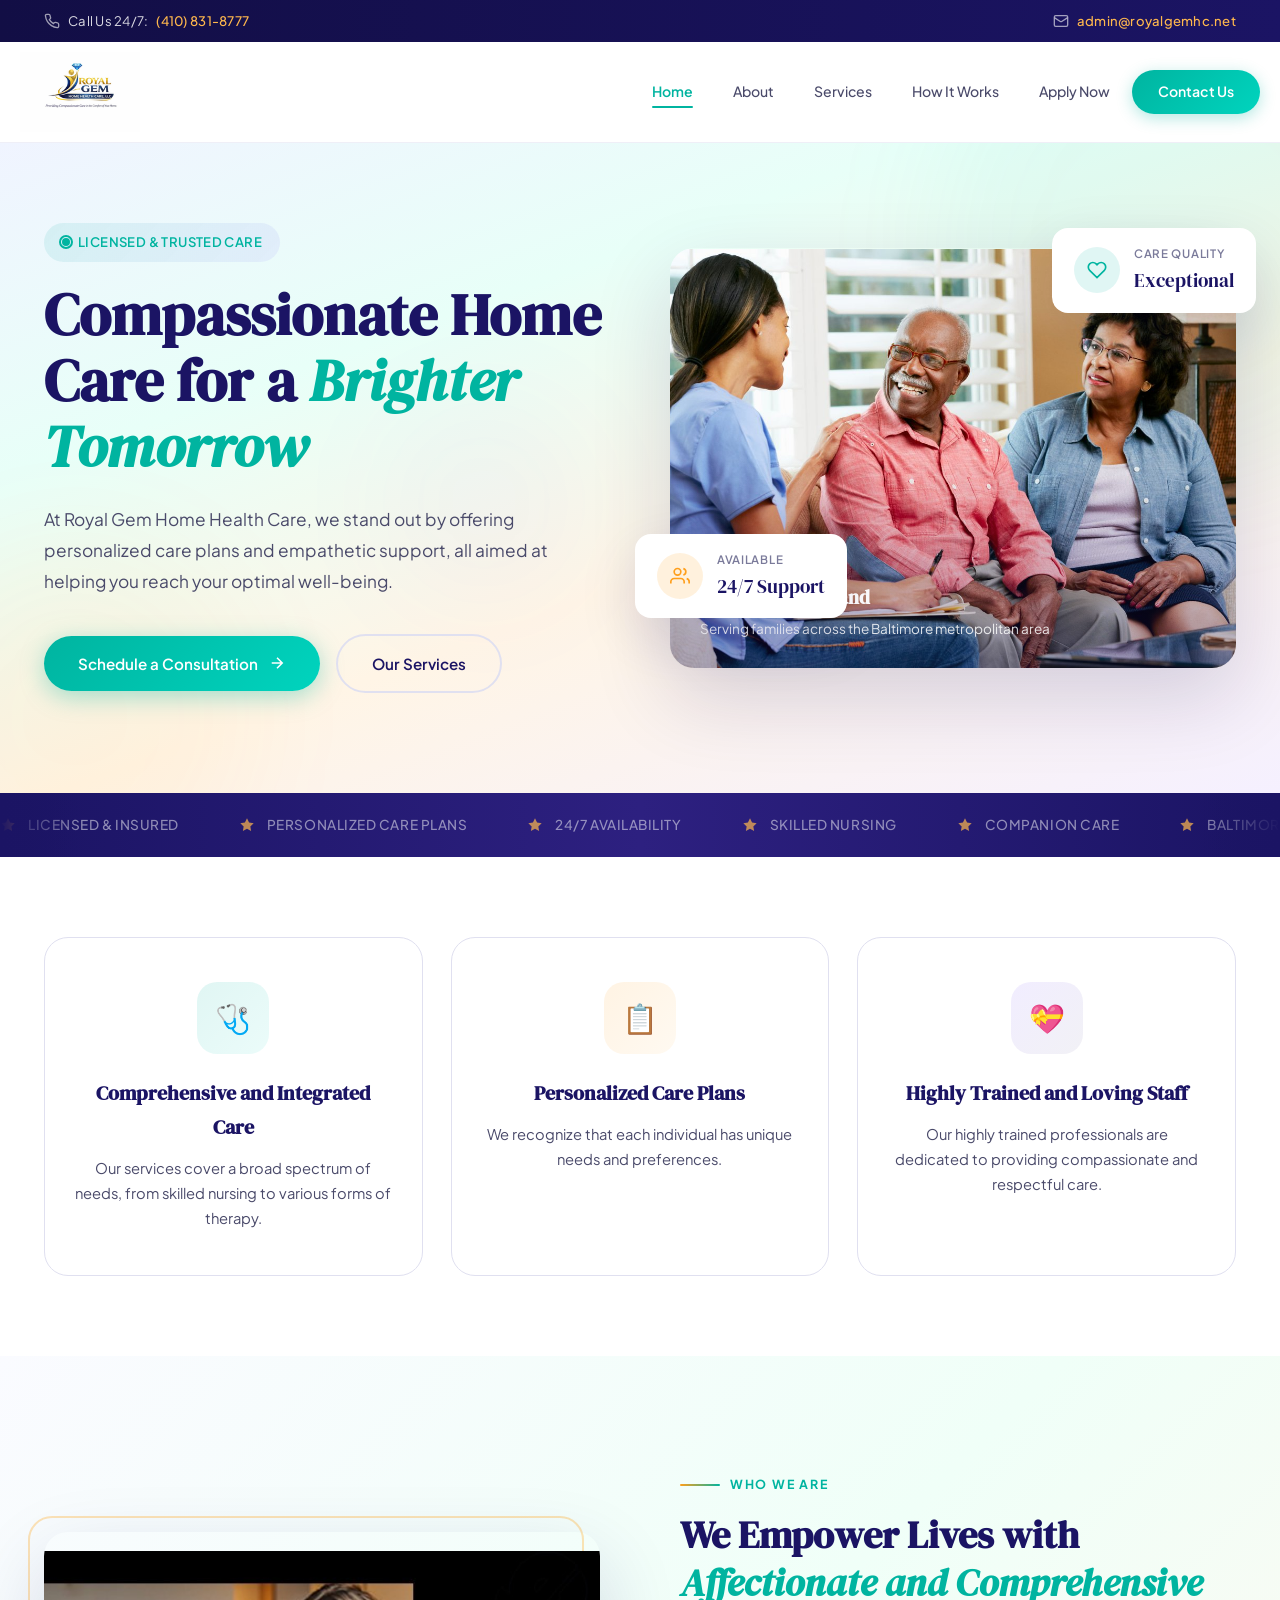
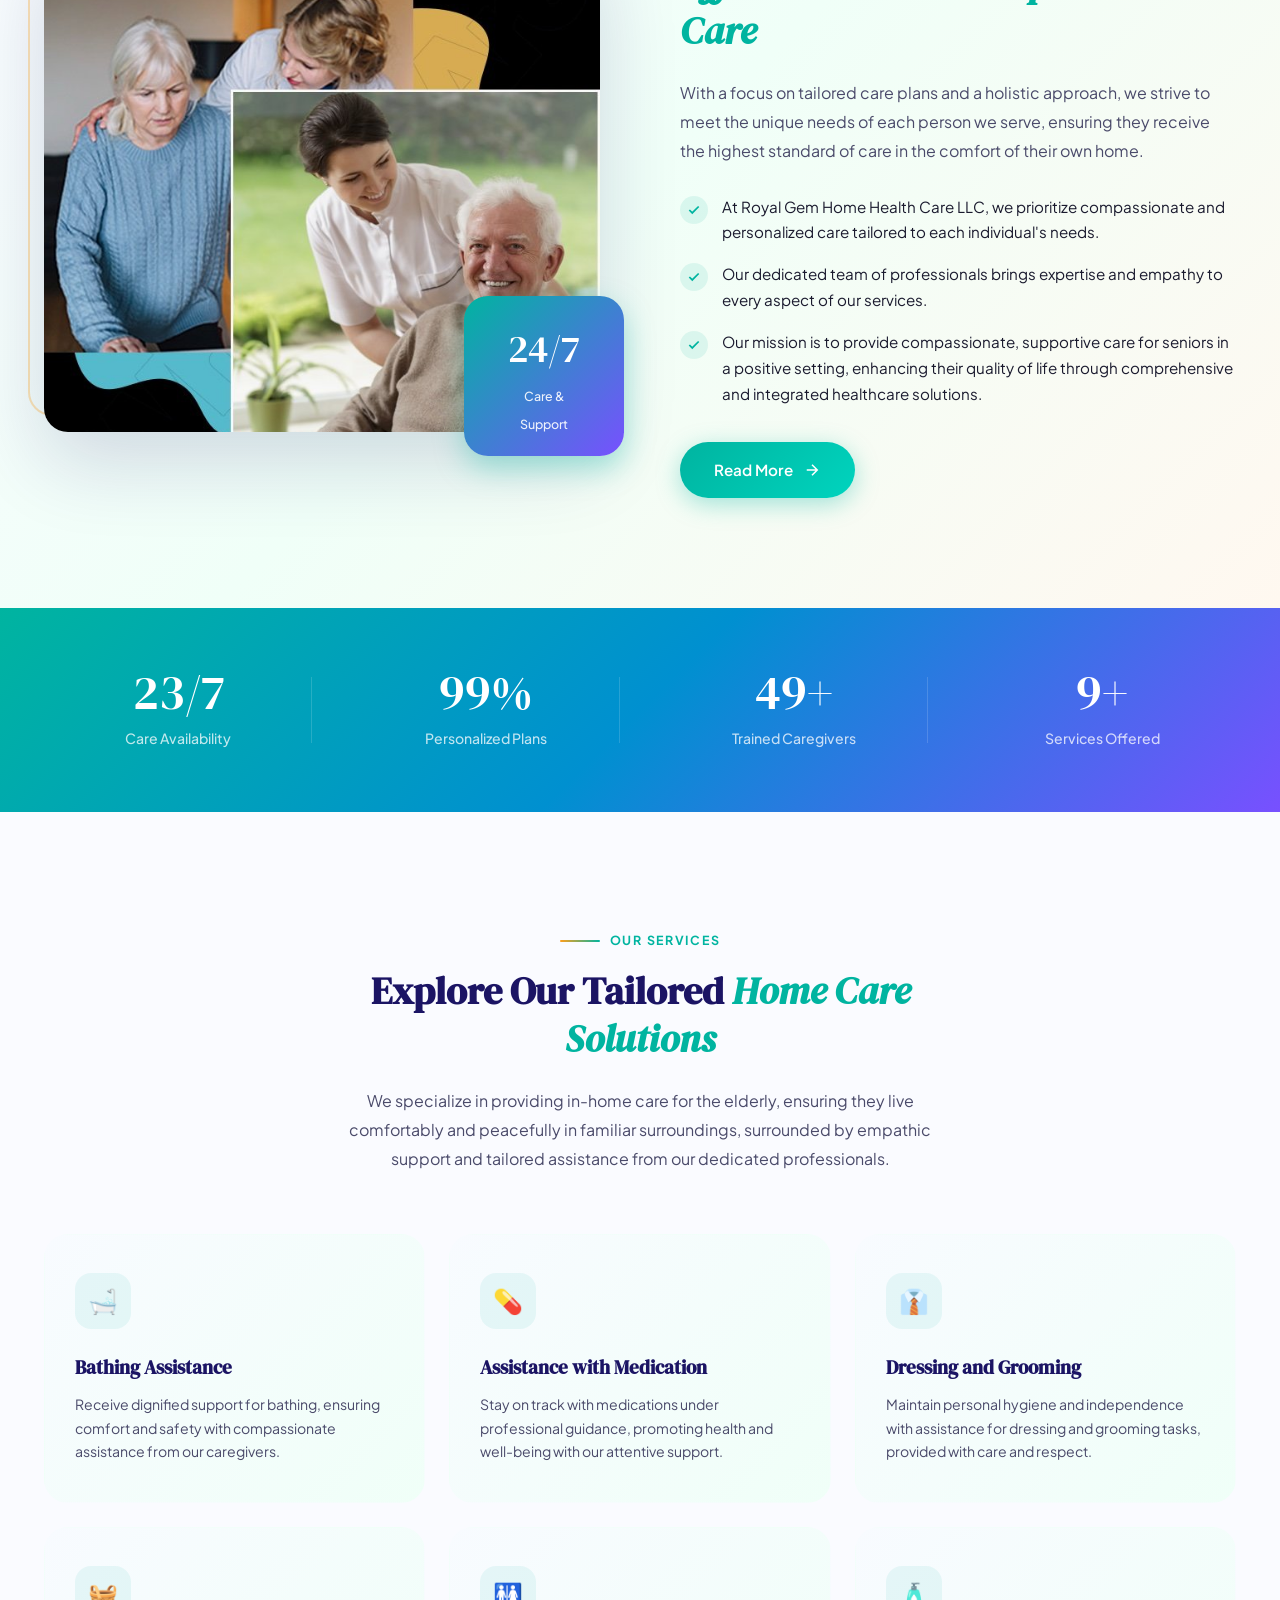
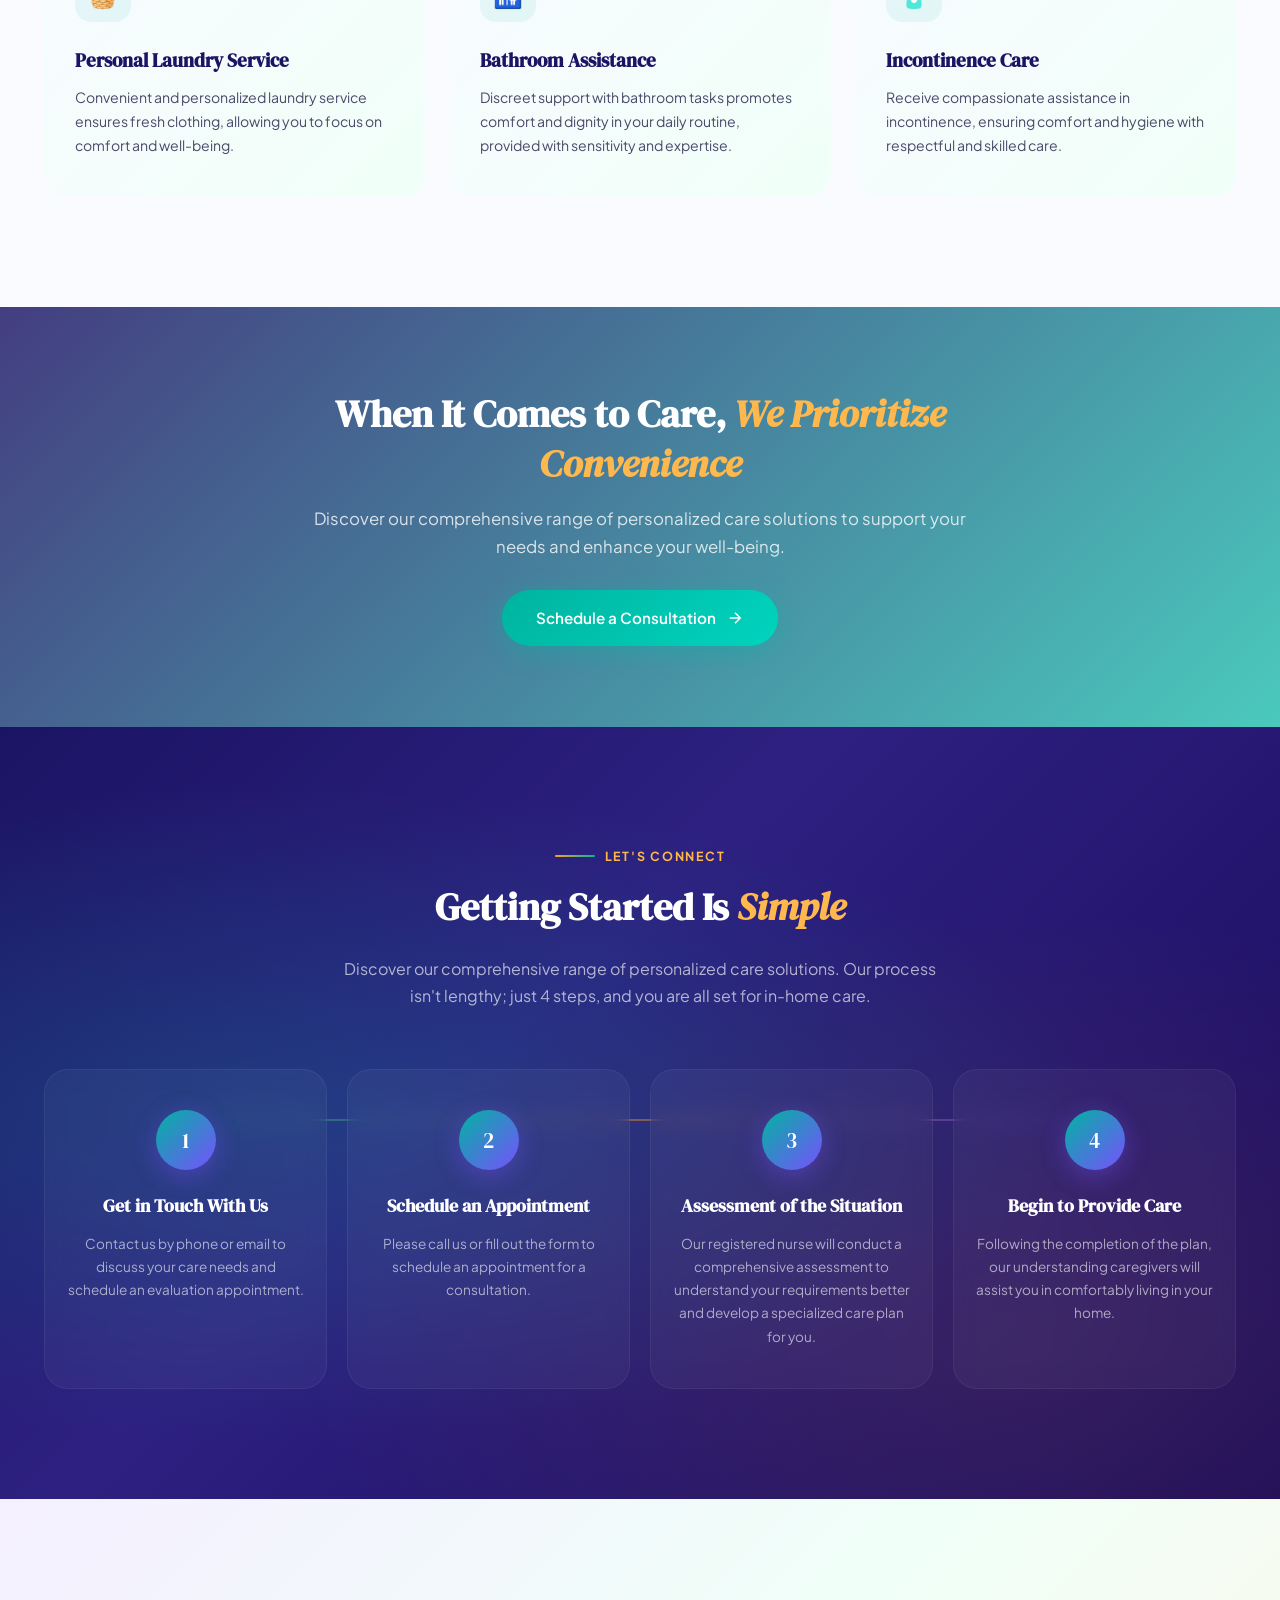
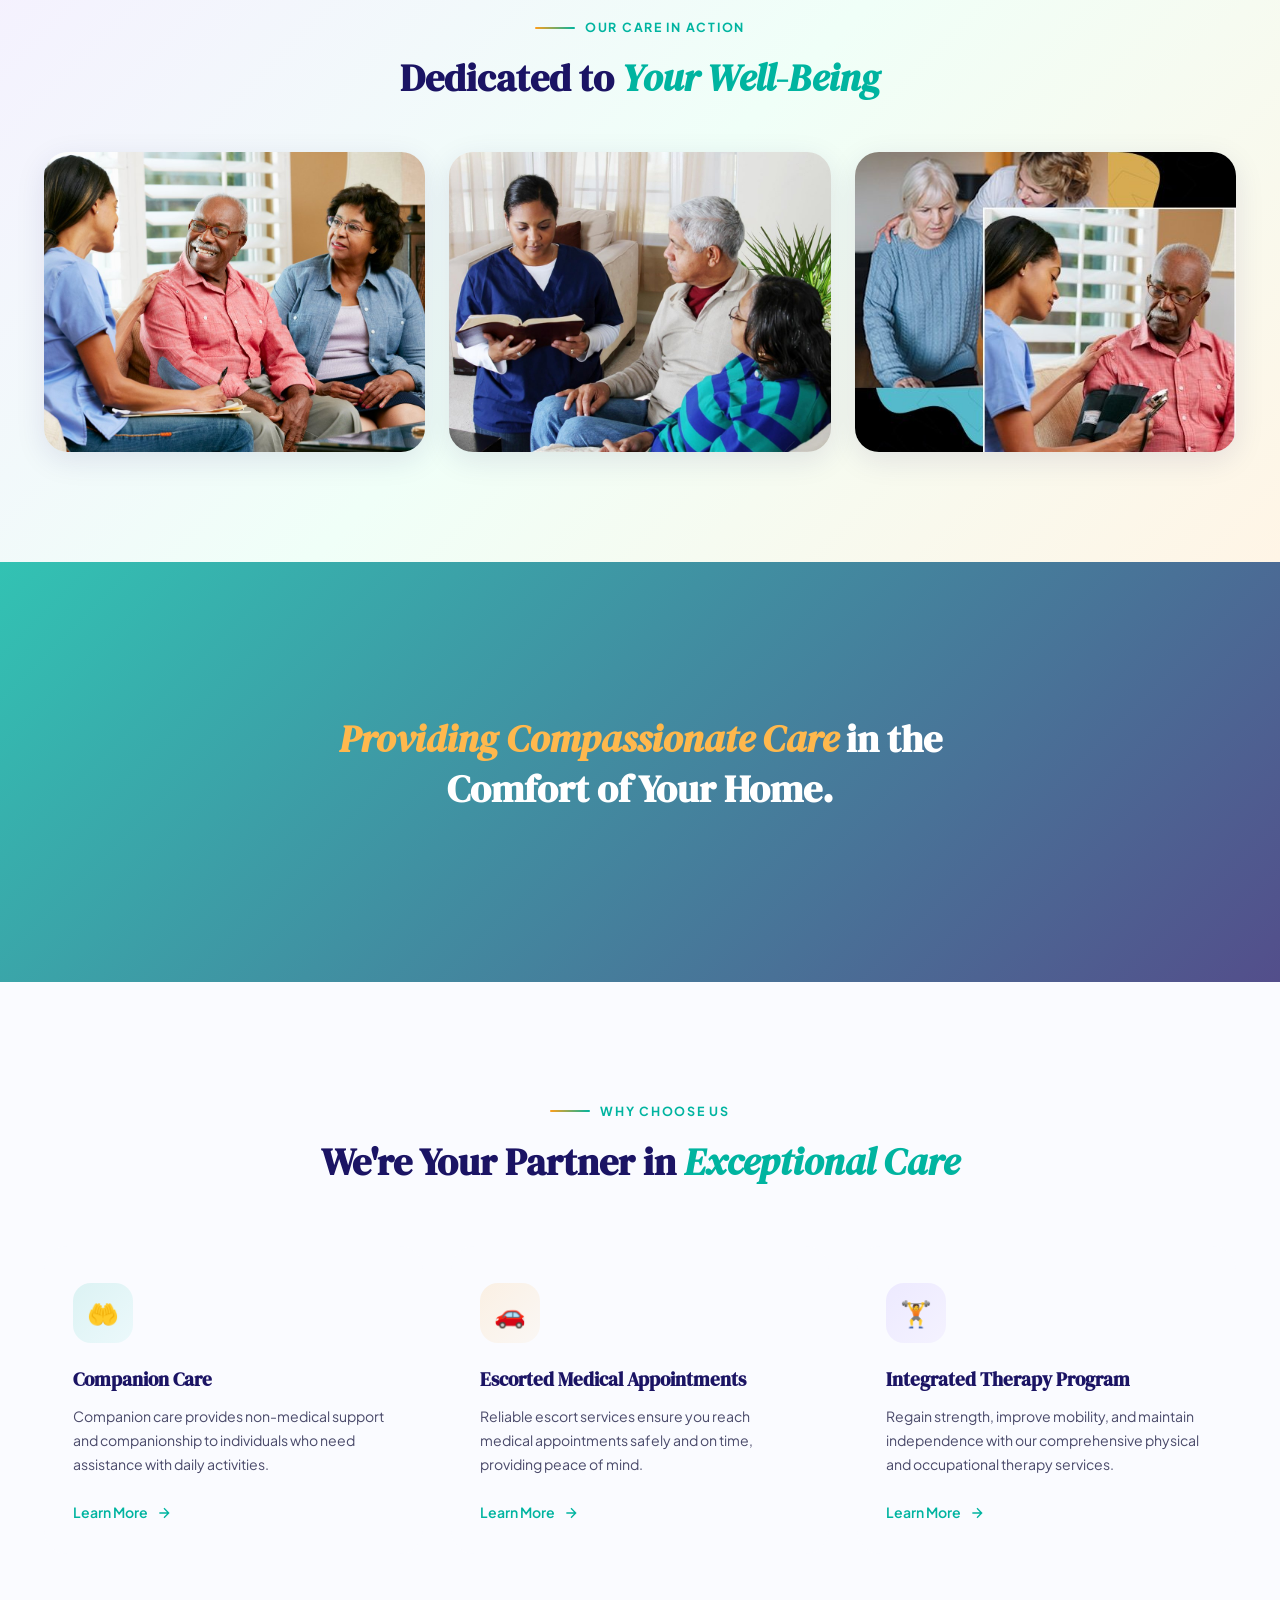
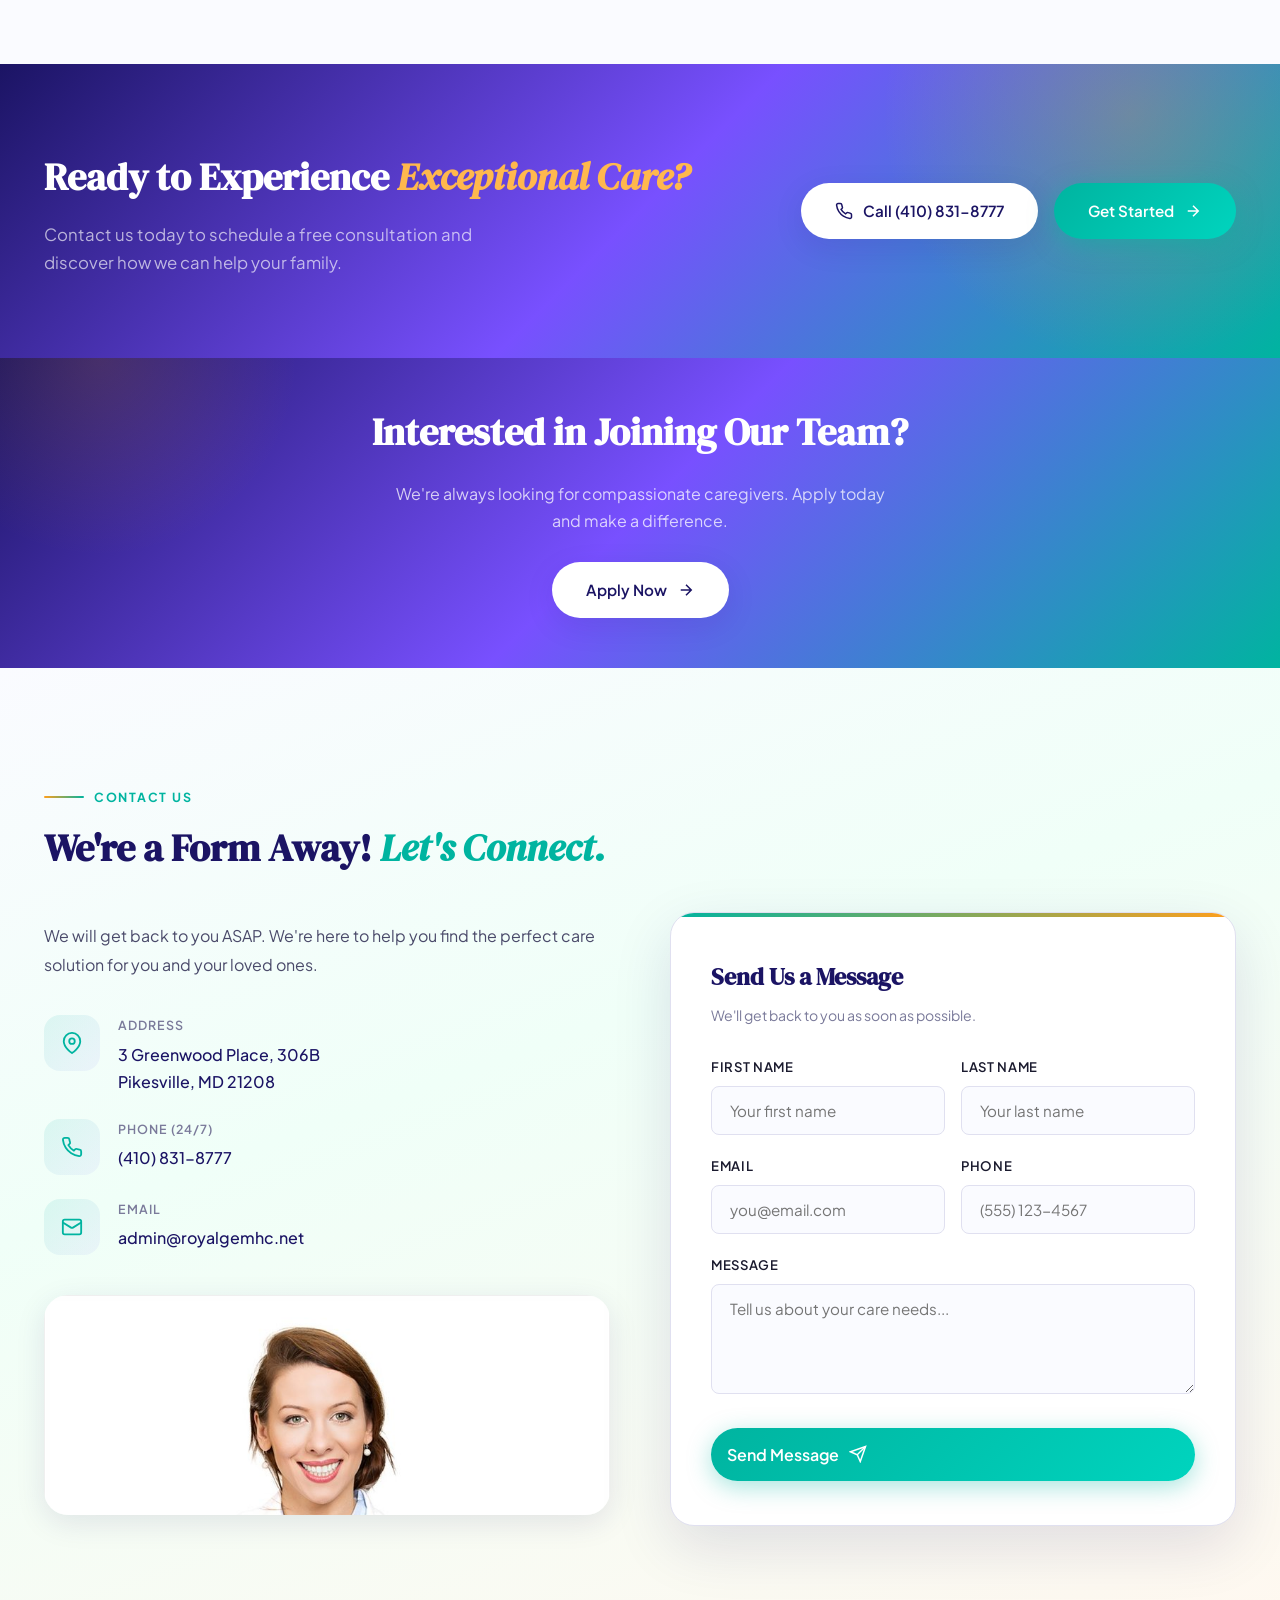
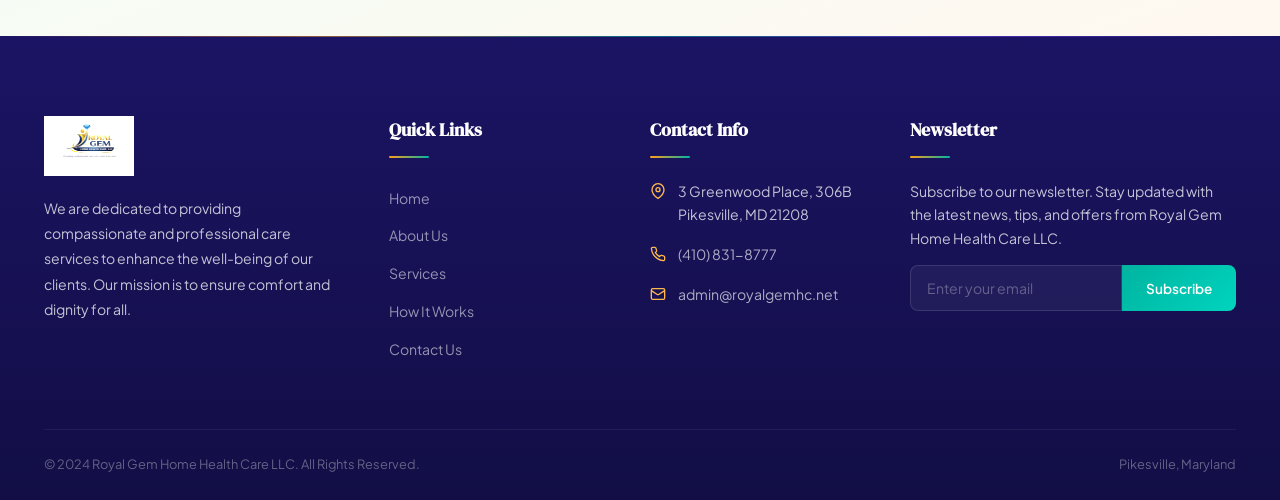
<file: index.html>
<!DOCTYPE html>
<html lang="en">
<head>
  <meta charset="UTF-8">
  <meta name="viewport" content="width=device-width, initial-scale=1.0">
  <title>Royal Gem Home Health Care LLC</title>
  <meta name="description" content="Royal Gem Home Health Care LLC offers personalized, compassionate in-home care services in Pikesville, Maryland.">
  <link rel="preconnect" href="https://fonts.googleapis.com">
  <link rel="preconnect" href="https://fonts.gstatic.com" crossorigin>
  <link href="https://fonts.googleapis.com/css2?family=DM+Serif+Display:ital@0;1&family=Plus+Jakarta+Sans:wght@300;400;500;600;700&display=swap" rel="stylesheet">
  <link rel="stylesheet" href="style.css">
  <style>.page-loader{animation:autoHide 0.5s ease 2.5s forwards}@keyframes autoHide{to{opacity:0;visibility:hidden;pointer-events:none}}</style>
</head>
<body>
  <div class="page-loader"><div class="loader-logo"><img src="logo-small.png" alt="Royal Gem" style="width:60px;height:auto;"></div><div class="loader-bar"><div class="loader-bar-fill"></div></div></div>

  <div class="topbar"><div class="container topbar-inner">
    <div class="topbar-item"><svg width="16" height="16" viewBox="0 0 24 24" fill="none" stroke="currentColor" stroke-width="2"><path d="M22 16.92v3a2 2 0 0 1-2.18 2 19.79 19.79 0 0 1-8.63-3.07 19.5 19.5 0 0 1-6-6 19.79 19.79 0 0 1-3.07-8.67A2 2 0 0 1 4.11 2h3a2 2 0 0 1 2 1.72c.127.96.361 1.903.7 2.81a2 2 0 0 1-.45 2.11L8.09 9.91a16 16 0 0 0 6 6l1.27-1.27a2 2 0 0 1 2.11-.45c.907.339 1.85.573 2.81.7A2 2 0 0 1 22 16.92z"/></svg> Call Us 24/7: <a href="tel:+14108318777">(410) 831-8777</a></div>
    <div class="topbar-item"><svg width="16" height="16" viewBox="0 0 24 24" fill="none" stroke="currentColor" stroke-width="2"><rect x="2" y="4" width="20" height="16" rx="2"/><path d="m22 7-8.97 5.7a1.94 1.94 0 0 1-2.06 0L2 7"/></svg> <a href="mailto:admin@royalgemhc.net">admin@royalgemhc.net</a></div>
  </div></div>

  <nav class="navbar" id="navbar"><div class="container navbar-inner">
    <a href="#home" class="logo"><img src="logo-small.png" alt="Royal Gem Home Health Care LLC" class="logo-img nav-logo"></a>
    <button class="menu-toggle" id="menuToggle" aria-label="Toggle navigation"><span></span><span></span><span></span></button>
    <div class="nav-links" id="navLinks">
      <a href="#home" class="active">Home</a><a href="#about">About</a><a href="#services">Services</a><a href="#process">How It Works</a><a href="apply.html">Apply Now</a><a href="#contact" class="nav-cta">Contact Us</a>
    </div>
  </div></nav>

  <section class="hero" id="home">
    <div class="hero-blob hero-blob-1"></div><div class="hero-blob hero-blob-2"></div><div class="hero-blob hero-blob-3"></div>
    <div class="container hero-grid">
      <div class="hero-content">
        <div class="hero-badge"><span class="hero-badge-dot"></span> Licensed &amp; Trusted Care</div>
        <h1>Compassionate Home Care for a <em>Brighter Tomorrow</em></h1>
        <p class="hero-desc">At Royal Gem Home Health Care, we stand out by offering personalized care plans and empathetic support, all aimed at helping you reach your optimal well-being.</p>
        <div class="hero-actions">
          <a href="#contact" class="btn btn-primary">Schedule a Consultation <svg width="18" height="18" viewBox="0 0 24 24" fill="none" stroke="currentColor" stroke-width="2"><path d="M5 12h14m-7-7 7 7-7 7"/></svg></a>
          <a href="#services" class="btn btn-outline">Our Services</a>
        </div>
      </div>
      <div class="hero-visual">
        <div class="hero-img-main"><img src="hero-consultation.jpg" alt="Caregiver consulting with elderly couple"><div class="hero-img-overlay"><h3>Pikesville, Maryland</h3><p>Serving families across the Baltimore metropolitan area</p></div></div>
        <div class="stat-float stat-float-1"><div class="icon-circle teal"><svg width="20" height="20" viewBox="0 0 24 24" fill="none" stroke="currentColor" stroke-width="2"><path d="M20.84 4.61a5.5 5.5 0 0 0-7.78 0L12 5.67l-1.06-1.06a5.5 5.5 0 0 0-7.78 7.78L12 21.23l8.84-8.84a5.5 5.5 0 0 0 0-7.78z"/></svg></div><div><div class="stat-label">Care Quality</div><div class="stat-value">Exceptional</div></div></div>
        <div class="stat-float stat-float-2"><div class="icon-circle gold"><svg width="20" height="20" viewBox="0 0 24 24" fill="none" stroke="currentColor" stroke-width="2"><path d="M17 21v-2a4 4 0 0 0-4-4H5a4 4 0 0 0-4 4v2"/><circle cx="9" cy="7" r="4"/><path d="M23 21v-2a4 4 0 0 0-3-3.87"/><path d="M16 3.13a4 4 0 0 1 0 7.75"/></svg></div><div><div class="stat-label">Available</div><div class="stat-value">24/7 Support</div></div></div>
      </div>
    </div>
  </section>

  <div class="trust-strip"><div class="marquee">
    <div class="marquee-item"><svg width="16" height="16" viewBox="0 0 24 24" fill="currentColor"><path d="M12 2l3.09 6.26L22 9.27l-5 4.87 1.18 6.88L12 17.77l-6.18 3.25L7 14.14 2 9.27l6.91-1.01L12 2z"/></svg> Licensed &amp; Insured</div>
    <div class="marquee-item"><svg width="16" height="16" viewBox="0 0 24 24" fill="currentColor"><path d="M12 2l3.09 6.26L22 9.27l-5 4.87 1.18 6.88L12 17.77l-6.18 3.25L7 14.14 2 9.27l6.91-1.01L12 2z"/></svg> Personalized Care Plans</div>
    <div class="marquee-item"><svg width="16" height="16" viewBox="0 0 24 24" fill="currentColor"><path d="M12 2l3.09 6.26L22 9.27l-5 4.87 1.18 6.88L12 17.77l-6.18 3.25L7 14.14 2 9.27l6.91-1.01L12 2z"/></svg> 24/7 Availability</div>
    <div class="marquee-item"><svg width="16" height="16" viewBox="0 0 24 24" fill="currentColor"><path d="M12 2l3.09 6.26L22 9.27l-5 4.87 1.18 6.88L12 17.77l-6.18 3.25L7 14.14 2 9.27l6.91-1.01L12 2z"/></svg> Skilled Nursing</div>
    <div class="marquee-item"><svg width="16" height="16" viewBox="0 0 24 24" fill="currentColor"><path d="M12 2l3.09 6.26L22 9.27l-5 4.87 1.18 6.88L12 17.77l-6.18 3.25L7 14.14 2 9.27l6.91-1.01L12 2z"/></svg> Companion Care</div>
    <div class="marquee-item"><svg width="16" height="16" viewBox="0 0 24 24" fill="currentColor"><path d="M12 2l3.09 6.26L22 9.27l-5 4.87 1.18 6.88L12 17.77l-6.18 3.25L7 14.14 2 9.27l6.91-1.01L12 2z"/></svg> Baltimore Metro Area</div>
    <div class="marquee-item"><svg width="16" height="16" viewBox="0 0 24 24" fill="currentColor"><path d="M12 2l3.09 6.26L22 9.27l-5 4.87 1.18 6.88L12 17.77l-6.18 3.25L7 14.14 2 9.27l6.91-1.01L12 2z"/></svg> Licensed &amp; Insured</div>
    <div class="marquee-item"><svg width="16" height="16" viewBox="0 0 24 24" fill="currentColor"><path d="M12 2l3.09 6.26L22 9.27l-5 4.87 1.18 6.88L12 17.77l-6.18 3.25L7 14.14 2 9.27l6.91-1.01L12 2z"/></svg> Personalized Care Plans</div>
    <div class="marquee-item"><svg width="16" height="16" viewBox="0 0 24 24" fill="currentColor"><path d="M12 2l3.09 6.26L22 9.27l-5 4.87 1.18 6.88L12 17.77l-6.18 3.25L7 14.14 2 9.27l6.91-1.01L12 2z"/></svg> 24/7 Availability</div>
    <div class="marquee-item"><svg width="16" height="16" viewBox="0 0 24 24" fill="currentColor"><path d="M12 2l3.09 6.26L22 9.27l-5 4.87 1.18 6.88L12 17.77l-6.18 3.25L7 14.14 2 9.27l6.91-1.01L12 2z"/></svg> Skilled Nursing</div>
    <div class="marquee-item"><svg width="16" height="16" viewBox="0 0 24 24" fill="currentColor"><path d="M12 2l3.09 6.26L22 9.27l-5 4.87 1.18 6.88L12 17.77l-6.18 3.25L7 14.14 2 9.27l6.91-1.01L12 2z"/></svg> Companion Care</div>
    <div class="marquee-item"><svg width="16" height="16" viewBox="0 0 24 24" fill="currentColor"><path d="M12 2l3.09 6.26L22 9.27l-5 4.87 1.18 6.88L12 17.77l-6.18 3.25L7 14.14 2 9.27l6.91-1.01L12 2z"/></svg> Baltimore Metro Area</div>
  </div></div>

  <section class="features-strip" id="features"><div class="container"><div class="features-grid stagger-children">
    <div class="feature-card reveal"><div class="feature-icon teal-bg">&#x1FA7A;</div><h3>Comprehensive and Integrated Care</h3><p>Our services cover a broad spectrum of needs, from skilled nursing to various forms of therapy.</p></div>
    <div class="feature-card reveal"><div class="feature-icon gold-bg">&#x1F4CB;</div><h3>Personalized Care Plans</h3><p>We recognize that each individual has unique needs and preferences.</p></div>
    <div class="feature-card reveal"><div class="feature-icon navy-bg">&#x1F49D;</div><h3>Highly Trained and Loving Staff</h3><p>Our highly trained professionals are dedicated to providing compassionate and respectful care.</p></div>
  </div></div></section>

  <section class="about" id="about"><div class="container about-grid">
    <div class="about-image reveal-left">
      <div class="about-img-main"><img src="about-banner.jpg" alt="Caregivers providing support"></div>
      <div class="about-img-accent"><div><span class="accent-number">24/7</span><span class="accent-text">Care &amp;<br>Support</span></div></div>
    </div>
    <div class="about-text">
      <div class="section-label">Who We Are</div>
      <h2 class="section-title reveal">We Empower Lives with <em>Affectionate and Comprehensive Care</em></h2>
      <p class="reveal">With a focus on tailored care plans and a holistic approach, we strive to meet the unique needs of each person we serve, ensuring they receive the highest standard of care in the comfort of their own home.</p>
      <ul class="about-checklist">
        <li class="reveal"><span class="check-icon"><svg width="14" height="14" viewBox="0 0 24 24" fill="none" stroke="currentColor" stroke-width="3"><path d="M20 6 9 17l-5-5"/></svg></span> At Royal Gem Home Health Care LLC, we prioritize compassionate and personalized care tailored to each individual's needs.</li>
        <li class="reveal"><span class="check-icon"><svg width="14" height="14" viewBox="0 0 24 24" fill="none" stroke="currentColor" stroke-width="3"><path d="M20 6 9 17l-5-5"/></svg></span> Our dedicated team of professionals brings expertise and empathy to every aspect of our services.</li>
        <li class="reveal"><span class="check-icon"><svg width="14" height="14" viewBox="0 0 24 24" fill="none" stroke="currentColor" stroke-width="3"><path d="M20 6 9 17l-5-5"/></svg></span> Our mission is to provide compassionate, supportive care for seniors in a positive setting, enhancing their quality of life through comprehensive and integrated healthcare solutions.</li>
      </ul>
      <a href="#contact" class="btn btn-primary reveal">Read More <svg width="18" height="18" viewBox="0 0 24 24" fill="none" stroke="currentColor" stroke-width="2"><path d="M5 12h14m-7-7 7 7-7 7"/></svg></a>
    </div>
  </div></section>

  <section class="stats-bar"><div class="container"><div class="stats-grid">
    <div class="stat-item reveal"><span class="stat-number"><span data-count="24" data-suffix="/7">0</span></span><span class="stat-desc">Care Availability</span></div>
    <div class="stat-item reveal"><span class="stat-number"><span data-count="100" data-suffix="%">0</span></span><span class="stat-desc">Personalized Plans</span></div>
    <div class="stat-item reveal"><span class="stat-number"><span data-count="50" data-suffix="+">0</span></span><span class="stat-desc">Trained Caregivers</span></div>
    <div class="stat-item reveal"><span class="stat-number"><span data-count="10" data-suffix="+">0</span></span><span class="stat-desc">Services Offered</span></div>
  </div></div></section>

  <section class="services" id="services"><div class="container">
    <div class="services-header"><div class="section-label">Our Services</div><h2 class="section-title reveal">Explore Our Tailored <em>Home Care Solutions</em></h2><p class="reveal">We specialize in providing in-home care for the elderly, ensuring they live comfortably and peacefully in familiar surroundings, surrounded by empathic support and tailored assistance from our dedicated professionals.</p></div>
    <div class="services-grid stagger-children">
      <div class="service-card reveal"><div class="service-icon-wrap"><span>&#x1F6C1;</span></div><h3>Bathing Assistance</h3><p>Receive dignified support for bathing, ensuring comfort and safety with compassionate assistance from our caregivers.</p></div>
      <div class="service-card reveal"><div class="service-icon-wrap"><span>&#x1F48A;</span></div><h3>Assistance with Medication</h3><p>Stay on track with medications under professional guidance, promoting health and well-being with our attentive support.</p></div>
      <div class="service-card reveal"><div class="service-icon-wrap"><span>&#x1F454;</span></div><h3>Dressing and Grooming</h3><p>Maintain personal hygiene and independence with assistance for dressing and grooming tasks, provided with care and respect.</p></div>
      <div class="service-card reveal"><div class="service-icon-wrap"><span>&#x1F9FA;</span></div><h3>Personal Laundry Service</h3><p>Convenient and personalized laundry service ensures fresh clothing, allowing you to focus on comfort and well-being.</p></div>
      <div class="service-card reveal"><div class="service-icon-wrap"><span>&#x1F6BB;</span></div><h3>Bathroom Assistance</h3><p>Discreet support with bathroom tasks promotes comfort and dignity in your daily routine, provided with sensitivity and expertise.</p></div>
      <div class="service-card reveal"><div class="service-icon-wrap"><span>&#x1F9F4;</span></div><h3>Incontinence Care</h3><p>Receive compassionate assistance in incontinence, ensuring comfort and hygiene with respectful and skilled care.</p></div>
    </div>
  </div></section>

  <section class="parallax-banner">
    <div class="parallax-bg" style="background-image:url('hero-consultation.jpg')"></div>
    <div class="parallax-overlay"></div>
    <div class="container parallax-content">
      <h2 class="reveal">When It Comes to Care, <em>We Prioritize Convenience</em></h2>
      <p class="reveal">Discover our comprehensive range of personalized care solutions to support your needs and enhance your well-being.</p>
      <a href="#contact" class="btn btn-primary reveal">Schedule a Consultation <svg width="18" height="18" viewBox="0 0 24 24" fill="none" stroke="currentColor" stroke-width="2"><path d="M5 12h14m-7-7 7 7-7 7"/></svg></a>
    </div>
  </section>

  <section class="process" id="process"><div class="container">
    <div class="process-header"><div class="section-label">Let's Connect</div><h2 class="section-title reveal">Getting Started Is <em>Simple</em></h2><p class="reveal">Discover our comprehensive range of personalized care solutions. Our process isn't lengthy; just 4 steps, and you are all set for in-home care.</p></div>
    <div class="steps-grid stagger-children">
      <div class="step-card reveal"><div class="step-number">1</div><h3>Get in Touch With Us</h3><p>Contact us by phone or email to discuss your care needs and schedule an evaluation appointment.</p></div>
      <div class="step-card reveal"><div class="step-number">2</div><h3>Schedule an Appointment</h3><p>Please call us or fill out the form to schedule an appointment for a consultation.</p></div>
      <div class="step-card reveal"><div class="step-number">3</div><h3>Assessment of the Situation</h3><p>Our registered nurse will conduct a comprehensive assessment to understand your requirements better and develop a specialized care plan for you.</p></div>
      <div class="step-card reveal"><div class="step-number">4</div><h3>Begin to Provide Care</h3><p>Following the completion of the plan, our understanding caregivers will assist you in comfortably living in your home.</p></div>
    </div>
  </div></section>

  <section class="gallery" id="gallery"><div class="container">
    <div class="gallery-header"><div class="section-label">Our Care in Action</div><h2 class="section-title reveal">Dedicated to <em>Your Well-Being</em></h2></div>
    <div class="gallery-grid stagger-children">
      <div class="gallery-item reveal"><img src="hero-consultation.jpg" alt="In-home consultation"><div class="gallery-overlay"><h4>Home Consultations</h4></div></div>
      <div class="gallery-item reveal"><img src="companion-care.jpg" alt="Companion care"><div class="gallery-overlay"><h4>Companion Care</h4></div></div>
      <div class="gallery-item reveal"><img src="about-collage.jpg" alt="Comprehensive services"><div class="gallery-overlay"><h4>Comprehensive Services</h4></div></div>
    </div>
  </div></section>

  <section class="parallax-banner parallax-banner-2">
    <div class="parallax-bg" style="background-image:url('companion-care.jpg')"></div>
    <div class="parallax-overlay"></div>
    <div class="container parallax-content">
      <h2 class="reveal"><em>Providing Compassionate Care</em> in the Comfort of Your Home.</h2>
    </div>
  </section>

  <section class="why-us"><div class="container">
    <div class="services-header"><div class="section-label">Why Choose Us</div><h2 class="section-title reveal">We're Your Partner in <em>Exceptional Care</em></h2></div>
    <div class="why-grid stagger-children">
      <div class="why-card reveal"><div class="why-card-header"><div class="why-emoji">&#x1F932;</div><h3>Companion Care</h3><p>Companion care provides non-medical support and companionship to individuals who need assistance with daily activities.</p></div><a href="#contact" class="why-card-link">Learn More <svg width="16" height="16" viewBox="0 0 24 24" fill="none" stroke="currentColor" stroke-width="2"><path d="M5 12h14m-7-7 7 7-7 7"/></svg></a></div>
      <div class="why-card reveal"><div class="why-card-header"><div class="why-emoji">&#x1F697;</div><h3>Escorted Medical Appointments</h3><p>Reliable escort services ensure you reach medical appointments safely and on time, providing peace of mind.</p></div><a href="#contact" class="why-card-link">Learn More <svg width="16" height="16" viewBox="0 0 24 24" fill="none" stroke="currentColor" stroke-width="2"><path d="M5 12h14m-7-7 7 7-7 7"/></svg></a></div>
      <div class="why-card reveal"><div class="why-card-header"><div class="why-emoji">&#x1F3CB;&#xFE0F;</div><h3>Integrated Therapy Program</h3><p>Regain strength, improve mobility, and maintain independence with our comprehensive physical and occupational therapy services.</p></div><a href="#contact" class="why-card-link">Learn More <svg width="16" height="16" viewBox="0 0 24 24" fill="none" stroke="currentColor" stroke-width="2"><path d="M5 12h14m-7-7 7 7-7 7"/></svg></a></div>
    </div>
  </div></section>

  <section class="cta-banner"><div class="container"><div class="cta-inner">
    <div class="cta-text"><h2 class="reveal">Ready to Experience <em style="color:#FFB84D;font-style:italic">Exceptional Care?</em></h2><p class="reveal">Contact us today to schedule a free consultation and discover how we can help your family.</p></div>
    <div class="cta-actions reveal">
      <a href="tel:+14108318777" class="btn btn-white"><svg width="18" height="18" viewBox="0 0 24 24" fill="none" stroke="currentColor" stroke-width="2"><path d="M22 16.92v3a2 2 0 0 1-2.18 2 19.79 19.79 0 0 1-8.63-3.07 19.5 19.5 0 0 1-6-6 19.79 19.79 0 0 1-3.07-8.67A2 2 0 0 1 4.11 2h3a2 2 0 0 1 2 1.72c.127.96.361 1.903.7 2.81a2 2 0 0 1-.45 2.11L8.09 9.91a16 16 0 0 0 6 6l1.27-1.27a2 2 0 0 1 2.11-.45c.907.339 1.85.573 2.81.7A2 2 0 0 1 22 16.92z"/></svg> Call (410) 831-8777</a>
      <a href="#contact" class="btn btn-primary" style="box-shadow:0 6px 24px rgba(0,180,160,0.5)">Get Started <svg width="18" height="18" viewBox="0 0 24 24" fill="none" stroke="currentColor" stroke-width="2"><path d="M5 12h14m-7-7 7 7-7 7"/></svg></a>
    </div>
  </div></div></section>

  <section class="apply-cta-strip"><div class="container" style="text-align:center;padding:50px 0;"><h2 class="section-title reveal" style="color:#fff;">Interested in Joining Our Team?</h2><p class="reveal" style="color:rgba(255,255,255,0.75);max-width:500px;margin:0 auto 28px;font-size:1rem;">We're always looking for compassionate caregivers. Apply today and make a difference.</p><a href="apply.html" class="btn btn-white reveal" style="display:inline-flex;">Apply Now <svg width="18" height="18" viewBox="0 0 24 24" fill="none" stroke="currentColor" stroke-width="2"><path d="M5 12h14m-7-7 7 7-7 7"/></svg></a></div></section>
  <section class="contact" id="contact"><div class="container">
    <div class="section-label">Contact Us</div>
    <h2 class="section-title reveal">We're a Form Away! <em>Let's Connect.</em></h2>
    <div class="contact-wrapper" style="margin-top:40px;">
      <div class="contact-info reveal-left">
        <p>We will get back to you ASAP. We're here to help you find the perfect care solution for you and your loved ones.</p>
        <div class="contact-details">
          <div class="contact-item"><div class="contact-item-icon"><svg width="22" height="22" viewBox="0 0 24 24" fill="none" stroke="currentColor" stroke-width="2"><path d="M21 10c0 7-9 13-9 13s-9-6-9-13a9 9 0 1 1 18 0z"/><circle cx="12" cy="10" r="3"/></svg></div><div class="contact-item-text"><div class="ci-label">Address</div><div class="ci-value">3 Greenwood Place, 306B<br>Pikesville, MD 21208</div></div></div>
          <div class="contact-item"><div class="contact-item-icon"><svg width="22" height="22" viewBox="0 0 24 24" fill="none" stroke="currentColor" stroke-width="2"><path d="M22 16.92v3a2 2 0 0 1-2.18 2 19.79 19.79 0 0 1-8.63-3.07 19.5 19.5 0 0 1-6-6 19.79 19.79 0 0 1-3.07-8.67A2 2 0 0 1 4.11 2h3a2 2 0 0 1 2 1.72c.127.96.361 1.903.7 2.81a2 2 0 0 1-.45 2.11L8.09 9.91a16 16 0 0 0 6 6l1.27-1.27a2 2 0 0 1 2.11-.45c.907.339 1.85.573 2.81.7A2 2 0 0 1 22 16.92z"/></svg></div><div class="contact-item-text"><div class="ci-label">Phone (24/7)</div><div class="ci-value"><a href="tel:+14108318777">(410) 831-8777</a></div></div></div>
          <div class="contact-item"><div class="contact-item-icon"><svg width="22" height="22" viewBox="0 0 24 24" fill="none" stroke="currentColor" stroke-width="2"><rect x="2" y="4" width="20" height="16" rx="2"/><path d="m22 7-8.97 5.7a1.94 1.94 0 0 1-2.06 0L2 7"/></svg></div><div class="contact-item-text"><div class="ci-label">Email</div><div class="ci-value"><a href="mailto:admin@royalgemhc.net">admin@royalgemhc.net</a></div></div></div>
        </div>
        <div class="contact-nurse-img"><img src="contact-nurse.jpg" alt="Caring nurse"></div>
      </div>
      <div class="contact-form-card reveal-right">
        <h3>Send Us a Message</h3><p class="form-sub">We'll get back to you as soon as possible.</p>
        <form id="contactForm"><div id="formFields">
          <div class="form-row"><div class="form-group"><label for="fname">First Name</label><input type="text" id="fname" placeholder="Your first name" required></div><div class="form-group"><label for="lname">Last Name</label><input type="text" id="lname" placeholder="Your last name" required></div></div>
          <div class="form-row"><div class="form-group"><label for="email">Email</label><input type="email" id="email" placeholder="you@email.com" required></div><div class="form-group"><label for="phone">Phone</label><input type="tel" id="phone" placeholder="(555) 123-4567"></div></div>
          <div class="form-group"><label for="message">Message</label><textarea id="message" placeholder="Tell us about your care needs..." required></textarea></div>
          <button type="submit" class="btn btn-primary btn-submit">Send Message <svg width="18" height="18" viewBox="0 0 24 24" fill="none" stroke="currentColor" stroke-width="2"><path d="M22 2 11 13"/><path d="M22 2 15 22l-4-9-9-4z"/></svg></button>
        </div>
        <div class="form-success" id="formSuccess"><div class="form-success-icon"><svg width="36" height="36" viewBox="0 0 24 24" fill="none" stroke="currentColor" stroke-width="2"><path d="M20 6 9 17l-5-5"/></svg></div><h4>Message Sent!</h4><p>Thank you for reaching out. We'll contact you shortly.</p></div>
        </form>
      </div>
    </div>
  </div></section>

  <footer class="footer"><div class="container">
    <div class="footer-grid">
      <div><div class="logo" style="margin-bottom:20px;"><img src="logo-small.png" alt="Royal Gem Home Health Care LLC" class="logo-img footer-logo-img"></div><p class="footer-about-text">We are dedicated to providing compassionate and professional care services to enhance the well-being of our clients. Our mission is to ensure comfort and dignity for all.</p></div>
      <div><h4>Quick Links</h4><div class="footer-links"><a href="#home">Home</a><a href="#about">About Us</a><a href="#services">Services</a><a href="#process">How It Works</a><a href="#contact">Contact Us</a></div></div>
      <div><h4>Contact Info</h4>
        <div class="footer-contact-item"><svg width="16" height="16" viewBox="0 0 24 24" fill="none" stroke="currentColor" stroke-width="2"><path d="M21 10c0 7-9 13-9 13s-9-6-9-13a9 9 0 1 1 18 0z"/><circle cx="12" cy="10" r="3"/></svg><span>3 Greenwood Place, 306B<br>Pikesville, MD 21208</span></div>
        <div class="footer-contact-item"><svg width="16" height="16" viewBox="0 0 24 24" fill="none" stroke="currentColor" stroke-width="2"><path d="M22 16.92v3a2 2 0 0 1-2.18 2 19.79 19.79 0 0 1-8.63-3.07 19.5 19.5 0 0 1-6-6 19.79 19.79 0 0 1-3.07-8.67A2 2 0 0 1 4.11 2h3a2 2 0 0 1 2 1.72c.127.96.361 1.903.7 2.81a2 2 0 0 1-.45 2.11L8.09 9.91a16 16 0 0 0 6 6l1.27-1.27a2 2 0 0 1 2.11-.45c.907.339 1.85.573 2.81.7A2 2 0 0 1 22 16.92z"/></svg><a href="tel:+14108318777">(410) 831-8777</a></div>
        <div class="footer-contact-item"><svg width="16" height="16" viewBox="0 0 24 24" fill="none" stroke="currentColor" stroke-width="2"><rect x="2" y="4" width="20" height="16" rx="2"/><path d="m22 7-8.97 5.7a1.94 1.94 0 0 1-2.06 0L2 7"/></svg><a href="mailto:admin@royalgemhc.net">admin@royalgemhc.net</a></div>
      </div>
      <div><h4>Newsletter</h4><p style="font-size:0.88rem;margin-bottom:14px;">Subscribe to our newsletter. Stay updated with the latest news, tips, and offers from Royal Gem Home Health Care LLC.</p><div class="footer-newsletter-input"><input type="email" placeholder="Enter your email"><button>Subscribe</button></div></div>
    </div>
    <div class="footer-bottom"><span>&copy; 2024 Royal Gem Home Health Care LLC. All Rights Reserved.</span><span>Pikesville, Maryland</span></div>
  </div></footer>

  <button class="back-to-top" aria-label="Back to top"><svg width="20" height="20" viewBox="0 0 24 24" fill="none" stroke="currentColor" stroke-width="2.5"><path d="M18 15l-6-6-6 6"/></svg></button>

  <script src="main.js"></script>
</body>
</html>
</file>
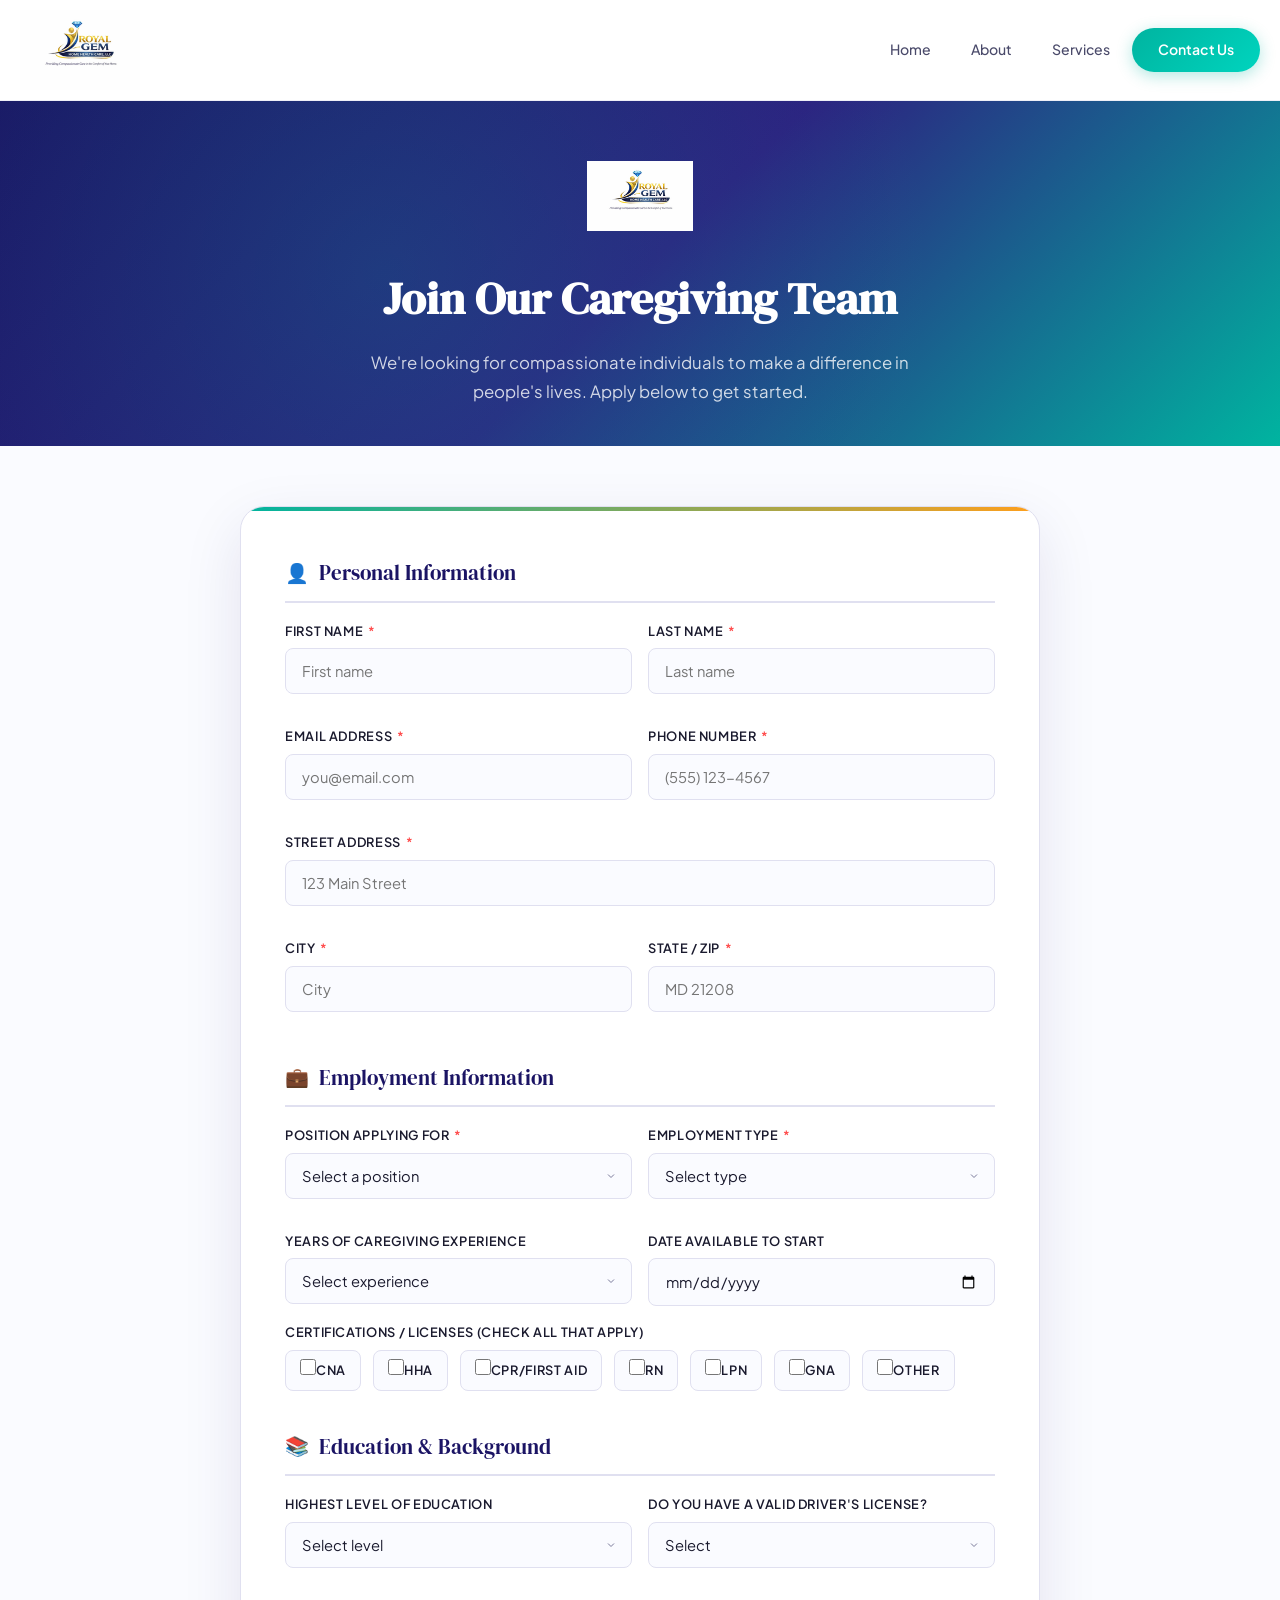
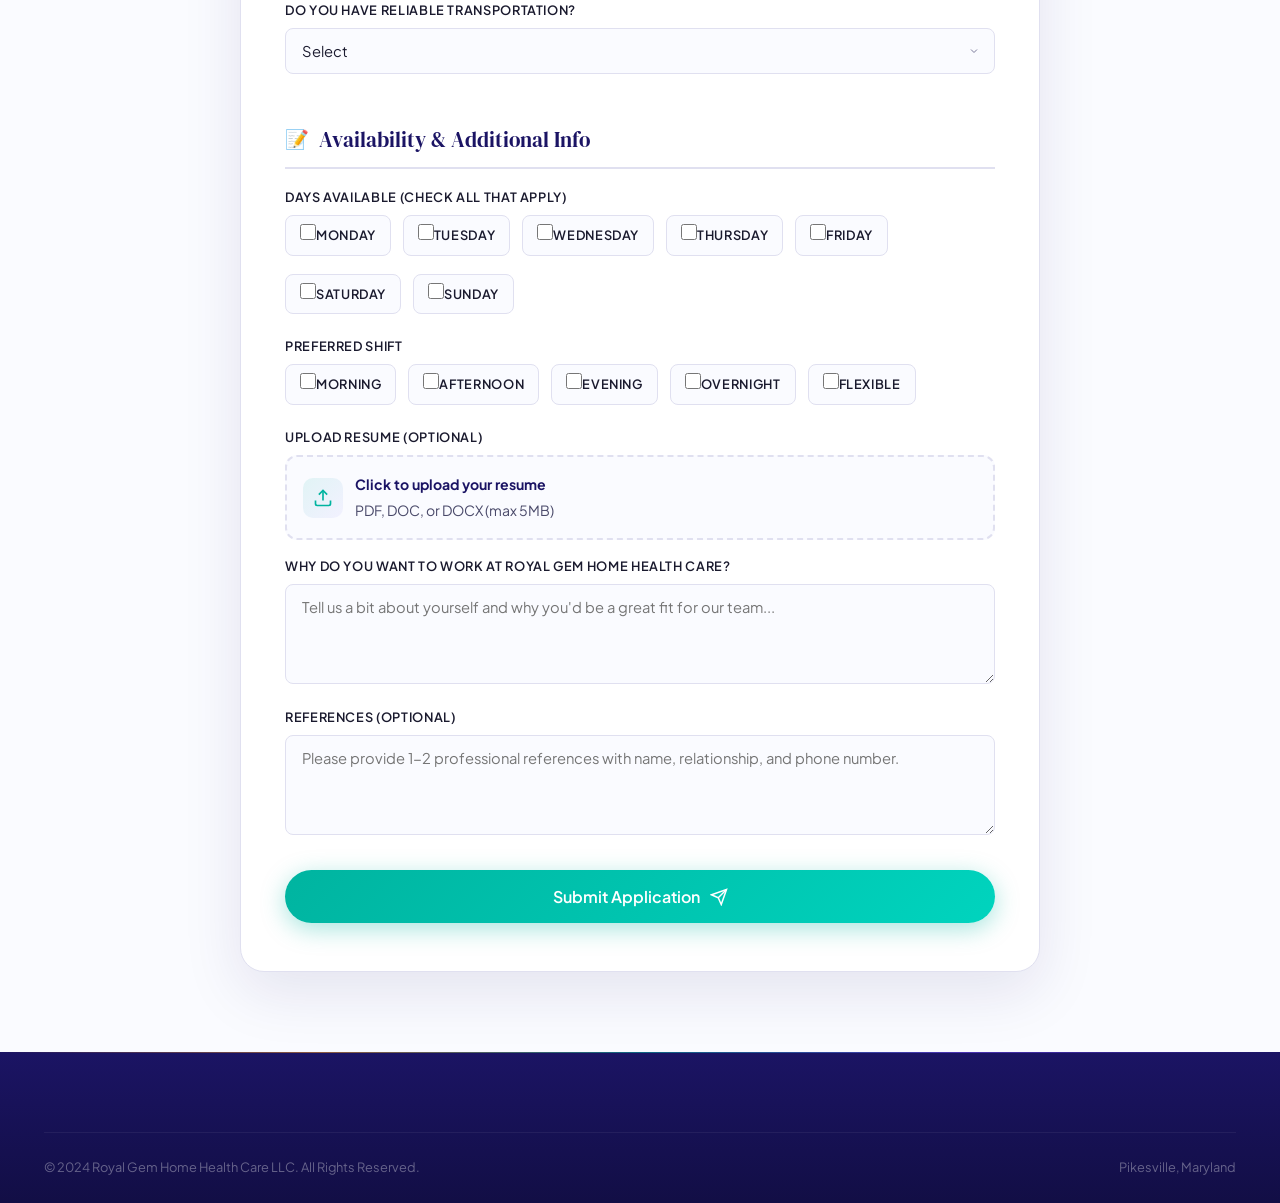
<file: apply-2.html>
<!DOCTYPE html>
<html lang="en">
<head>
  <meta charset="UTF-8">
  <meta name="viewport" content="width=device-width, initial-scale=1.0">
  <title>Apply Now | Royal Gem Home Health Care LLC</title>
  <meta name="description" content="Apply to join the Royal Gem Home Health Care team. We're looking for compassionate caregivers.">
  <link rel="preconnect" href="https://fonts.googleapis.com">
  <link rel="preconnect" href="https://fonts.gstatic.com" crossorigin>
  <link href="https://fonts.googleapis.com/css2?family=DM+Serif+Display:ital@0;1&family=Plus+Jakarta+Sans:wght@300;400;500;600;700&display=swap" rel="stylesheet">
  <link rel="stylesheet" href="style.css">
  <style>
    .apply-hero{padding:60px 0 40px;background:linear-gradient(135deg,#1B1464 0%,#2D2080 50%,#00B4A0 100%);color:#fff;text-align:center;position:relative;overflow:hidden}
    .apply-hero::before{content:'';position:absolute;inset:0;background:radial-gradient(circle at 30% 50%,rgba(0,180,160,0.2),transparent 60%)}
    .apply-hero h1{font-family:'DM Serif Display',serif;font-size:clamp(1.8rem,3.5vw,2.8rem);margin-bottom:12px;position:relative}
    .apply-hero p{font-size:1.05rem;opacity:0.8;max-width:550px;margin:0 auto;position:relative}
    .apply-hero .logo-top{display:flex;justify-content:center;margin-bottom:30px;position:relative}
    .apply-hero .logo-top img{height:70px}
    .apply-section{padding:60px 0 80px;background:#FAFBFF}
    .apply-card{max-width:800px;margin:0 auto;background:#fff;border-radius:24px;padding:48px 44px;box-shadow:0 20px 60px rgba(27,20,100,0.1);border:1px solid #E0E0F0;position:relative;overflow:hidden}
    .apply-card::before{content:'';position:absolute;top:0;left:0;right:0;height:4px;background:linear-gradient(90deg,#00B4A0,#FF9F1C,#7850FF,#00B4A0);background-size:300% 100%;animation:shimmer 4s ease infinite}
    .form-section-title{font-family:'DM Serif Display',serif;font-size:1.3rem;color:#1B1464;margin:32px 0 18px;padding-bottom:10px;border-bottom:2px solid #E0E0F0;display:flex;align-items:center;gap:10px}
    .form-section-title:first-of-type{margin-top:0}
    .form-section-title span{font-size:1.2rem}
    .form-grid{display:grid;grid-template-columns:1fr 1fr;gap:16px}
    .form-grid-3{display:grid;grid-template-columns:1fr 1fr 1fr;gap:16px}
    .form-full{grid-column:1/-1}
    .apply-card .form-group{margin-bottom:16px}
    .apply-card .form-group label{display:block;font-size:0.8rem;font-weight:600;color:#1A1A2E;margin-bottom:6px;text-transform:uppercase;letter-spacing:0.05em}
    .apply-card .form-group label .req{color:#FF4D4D;margin-left:2px}
    .apply-card .form-group input:not([type="checkbox"]):not([type="file"]),
    .apply-card .form-group textarea,
    .apply-card .form-group select{width:100%;padding:13px 16px;border:1.5px solid #E0E0F0;border-radius:8px;font-family:'Plus Jakarta Sans',sans-serif;font-size:0.92rem;color:#1A1A2E;background:#FAFBFF;transition:all 0.3s ease;outline:none;-webkit-appearance:none}
    .apply-card .form-group select{background-image:url("data:image/svg+xml,%3Csvg xmlns='http://www.w3.org/2000/svg' width='12' height='12' viewBox='0 0 24 24' fill='none' stroke='%237A7A9A' stroke-width='2'%3E%3Cpath d='M6 9l6 6 6-6'/%3E%3C/svg%3E");background-repeat:no-repeat;background-position:right 14px center;padding-right:36px}
    .apply-card .form-group input:focus,
    .apply-card .form-group textarea:focus,
    .apply-card .form-group select:focus{border-color:#00B4A0;box-shadow:0 0 0 4px rgba(0,180,160,0.08);background:#fff}
    .apply-card .form-group textarea{resize:vertical;min-height:100px}
    .checkbox-group{display:flex;flex-wrap:wrap;gap:12px;margin-top:6px}
    .checkbox-item{display:flex;align-items:center;gap:8px;font-size:0.88rem;color:#4A4A6A;cursor:pointer;padding:8px 14px;border:1.5px solid #E0E0F0;border-radius:8px;transition:all 0.3s ease;background:#FAFBFF}
    .checkbox-item:hover{border-color:#00B4A0;background:rgba(0,180,160,0.04)}
    .checkbox-item input[type="checkbox"]{accent-color:#00B4A0;width:16px;height:16px;cursor:pointer}
    .checkbox-item input[type="checkbox"]:checked + span{color:#1B1464;font-weight:500}
    .file-upload{position:relative;display:flex;align-items:center;gap:12px;padding:16px;border:2px dashed #E0E0F0;border-radius:12px;cursor:pointer;transition:all 0.3s ease;background:#FAFBFF}
    .file-upload:hover{border-color:#00B4A0;background:rgba(0,180,160,0.03)}
    .file-upload input{position:absolute;inset:0;opacity:0;cursor:pointer}
    .file-upload-icon{width:40px;height:40px;border-radius:10px;background:linear-gradient(135deg,rgba(0,180,160,0.1),rgba(120,80,255,0.06));display:flex;align-items:center;justify-content:center;flex-shrink:0;color:#00B4A0}
    .file-upload-text{font-size:0.88rem;color:#4A4A6A}
    .file-upload-text strong{color:#1B1464;display:block;margin-bottom:2px}
    .apply-submit{width:100%;padding:16px;margin-top:28px;font-size:1rem;background:linear-gradient(135deg,#00B4A0,#00D4BE);color:#fff;border:none;border-radius:40px;font-family:'Plus Jakarta Sans',sans-serif;font-weight:600;cursor:pointer;display:flex;align-items:center;justify-content:center;gap:10px;box-shadow:0 6px 24px rgba(0,180,160,0.35);transition:all 0.4s cubic-bezier(0.16,1,0.3,1);position:relative;overflow:hidden}
    .apply-submit:hover{transform:translateY(-3px);box-shadow:0 10px 35px rgba(0,180,160,0.4);background:linear-gradient(135deg,#00D4BE,#00EED8)}
    .apply-success{display:none;text-align:center;padding:60px 20px}
    .apply-success.active{display:block;animation:scaleIn 0.5s cubic-bezier(0.34,1.56,0.64,1)}
    .apply-success-icon{width:90px;height:90px;margin:0 auto 24px;background:linear-gradient(135deg,rgba(0,180,160,0.12),rgba(0,212,190,0.06));border-radius:50%;display:flex;align-items:center;justify-content:center;color:#00B4A0}
    .apply-success h3{font-family:'DM Serif Display',serif;font-size:1.6rem;color:#1B1464;margin-bottom:10px}
    .apply-success p{color:#4A4A6A;font-size:1rem;max-width:400px;margin:0 auto 24px}
    .back-link{display:inline-flex;align-items:center;gap:8px;color:#00B4A0;font-weight:600;font-size:0.92rem;margin-top:12px;transition:gap 0.3s}
    .back-link:hover{gap:12px}
    @keyframes scaleIn{from{opacity:0;transform:scale(0.85)}to{opacity:1;transform:scale(1)}}
    @keyframes shimmer{0%{background-position:-200% 0}100%{background-position:200% 0}}
    @media(max-width:768px){
      .apply-card{padding:30px 22px;margin:0 16px;border-radius:20px}
      .form-grid,.form-grid-3{grid-template-columns:1fr}
      .apply-hero h1{font-size:1.6rem}
      .checkbox-group{flex-direction:column}
    }
  </style>
</head>
<body>
  <nav class="navbar" id="navbar"><div class="container navbar-inner">
    <a href="index.html" class="logo"><img src="logo-small.png" alt="Royal Gem Home Health Care LLC" class="logo-img nav-logo"></a>
    <div class="nav-links" id="navLinks">
      <a href="index.html">Home</a>
      <a href="index.html#about">About</a>
      <a href="index.html#services">Services</a>
      <a href="index.html#contact" class="nav-cta">Contact Us</a>
    </div>
  </nav>

  <section class="apply-hero">
    <div class="container">
      <div class="logo-top"><img src="logo-small.png" alt="Royal Gem"></div>
      <h1>Join Our Caregiving Team</h1>
      <p>We're looking for compassionate individuals to make a difference in people's lives. Apply below to get started.</p>
    </div>
  </section>

  <section class="apply-section"><div class="container">
    <div class="apply-card">
      <form id="applicationForm">
        <div id="appFormFields">

        <div class="form-section-title"><span>&#x1F464;</span> Personal Information</div>
        <div class="form-grid">
          <div class="form-group"><label>First Name <span class="req">*</span></label><input type="text" placeholder="First name" required></div>
          <div class="form-group"><label>Last Name <span class="req">*</span></label><input type="text" placeholder="Last name" required></div>
          <div class="form-group"><label>Email Address <span class="req">*</span></label><input type="email" placeholder="you@email.com" required></div>
          <div class="form-group"><label>Phone Number <span class="req">*</span></label><input type="tel" placeholder="(555) 123-4567" required></div>
          <div class="form-group form-full"><label>Street Address <span class="req">*</span></label><input type="text" placeholder="123 Main Street" required></div>
          <div class="form-group"><label>City <span class="req">*</span></label><input type="text" placeholder="City" required></div>
          <div class="form-group"><label>State / Zip <span class="req">*</span></label><input type="text" placeholder="MD 21208" required></div>
        </div>

        <div class="form-section-title"><span>&#x1F4BC;</span> Employment Information</div>
        <div class="form-grid">
          <div class="form-group"><label>Position Applying For <span class="req">*</span></label>
            <select required>
              <option value="" disabled selected>Select a position</option>
              <option>Certified Nursing Assistant (CNA)</option>
              <option>Home Health Aide (HHA)</option>
              <option>Companion/Personal Care Aide</option>
              <option>Registered Nurse (RN)</option>
              <option>Licensed Practical Nurse (LPN)</option>
              <option>Physical Therapist</option>
              <option>Occupational Therapist</option>
              <option>Other</option>
            </select>
          </div>
          <div class="form-group"><label>Employment Type <span class="req">*</span></label>
            <select required>
              <option value="" disabled selected>Select type</option>
              <option>Full-Time</option>
              <option>Part-Time</option>
              <option>Per Diem / On-Call</option>
            </select>
          </div>
          <div class="form-group"><label>Years of Caregiving Experience</label>
            <select>
              <option value="" disabled selected>Select experience</option>
              <option>Less than 1 year</option>
              <option>1-2 years</option>
              <option>3-5 years</option>
              <option>5-10 years</option>
              <option>10+ years</option>
            </select>
          </div>
          <div class="form-group"><label>Date Available to Start</label><input type="date"></div>
        </div>

        <div class="form-group">
          <label>Certifications / Licenses (check all that apply)</label>
          <div class="checkbox-group">
            <label class="checkbox-item"><input type="checkbox"><span>CNA</span></label>
            <label class="checkbox-item"><input type="checkbox"><span>HHA</span></label>
            <label class="checkbox-item"><input type="checkbox"><span>CPR/First Aid</span></label>
            <label class="checkbox-item"><input type="checkbox"><span>RN</span></label>
            <label class="checkbox-item"><input type="checkbox"><span>LPN</span></label>
            <label class="checkbox-item"><input type="checkbox"><span>GNA</span></label>
            <label class="checkbox-item"><input type="checkbox"><span>Other</span></label>
          </div>
        </div>

        <div class="form-section-title"><span>&#x1F4DA;</span> Education &amp; Background</div>
        <div class="form-grid">
          <div class="form-group"><label>Highest Level of Education</label>
            <select>
              <option value="" disabled selected>Select level</option>
              <option>High School / GED</option>
              <option>Some College</option>
              <option>Associate's Degree</option>
              <option>Bachelor's Degree</option>
              <option>Master's Degree or higher</option>
            </select>
          </div>
          <div class="form-group"><label>Do you have a valid driver's license?</label>
            <select>
              <option value="" disabled selected>Select</option>
              <option>Yes</option>
              <option>No</option>
            </select>
          </div>
          <div class="form-group form-full"><label>Do you have reliable transportation?</label>
            <select>
              <option value="" disabled selected>Select</option>
              <option>Yes</option>
              <option>No</option>
            </select>
          </div>
        </div>

        <div class="form-section-title"><span>&#x1F4DD;</span> Availability &amp; Additional Info</div>
        <div class="form-group">
          <label>Days Available (check all that apply)</label>
          <div class="checkbox-group">
            <label class="checkbox-item"><input type="checkbox"><span>Monday</span></label>
            <label class="checkbox-item"><input type="checkbox"><span>Tuesday</span></label>
            <label class="checkbox-item"><input type="checkbox"><span>Wednesday</span></label>
            <label class="checkbox-item"><input type="checkbox"><span>Thursday</span></label>
            <label class="checkbox-item"><input type="checkbox"><span>Friday</span></label>
            <label class="checkbox-item"><input type="checkbox"><span>Saturday</span></label>
            <label class="checkbox-item"><input type="checkbox"><span>Sunday</span></label>
          </div>
        </div>

        <div class="form-group">
          <label>Preferred Shift</label>
          <div class="checkbox-group">
            <label class="checkbox-item"><input type="checkbox"><span>Morning</span></label>
            <label class="checkbox-item"><input type="checkbox"><span>Afternoon</span></label>
            <label class="checkbox-item"><input type="checkbox"><span>Evening</span></label>
            <label class="checkbox-item"><input type="checkbox"><span>Overnight</span></label>
            <label class="checkbox-item"><input type="checkbox"><span>Flexible</span></label>
          </div>
        </div>

        <div class="form-group">
          <label>Upload Resume (optional)</label>
          <div class="file-upload">
            <input type="file" accept=".pdf,.doc,.docx">
            <div class="file-upload-icon"><svg width="20" height="20" viewBox="0 0 24 24" fill="none" stroke="currentColor" stroke-width="2"><path d="M21 15v4a2 2 0 0 1-2 2H5a2 2 0 0 1-2-2v-4"/><polyline points="17 8 12 3 7 8"/><line x1="12" y1="3" x2="12" y2="15"/></svg></div>
            <div class="file-upload-text"><strong>Click to upload your resume</strong>PDF, DOC, or DOCX (max 5MB)</div>
          </div>
        </div>

        <div class="form-group">
          <label>Why do you want to work at Royal Gem Home Health Care?</label>
          <textarea placeholder="Tell us a bit about yourself and why you'd be a great fit for our team..."></textarea>
        </div>

        <div class="form-group">
          <label>References (optional)</label>
          <textarea placeholder="Please provide 1-2 professional references with name, relationship, and phone number."></textarea>
        </div>

        <button type="submit" class="apply-submit">
          Submit Application
          <svg width="18" height="18" viewBox="0 0 24 24" fill="none" stroke="currentColor" stroke-width="2"><path d="M22 2 11 13"/><path d="M22 2 15 22l-4-9-9-4z"/></svg>
        </button>

        </div><!-- end appFormFields -->

        <div class="apply-success" id="appSuccess">
          <div class="apply-success-icon"><svg width="42" height="42" viewBox="0 0 24 24" fill="none" stroke="currentColor" stroke-width="2"><path d="M20 6 9 17l-5-5"/></svg></div>
          <h3>Application Submitted!</h3>
          <p>Thank you for your interest in joining Royal Gem Home Health Care. We'll review your application and be in touch soon.</p>
          <a href="index.html" class="back-link">
            <svg width="16" height="16" viewBox="0 0 24 24" fill="none" stroke="currentColor" stroke-width="2"><path d="M19 12H5m7-7-7 7 7 7"/></svg>
            Back to Home
          </a>
        </div>
      </form>
    </div>
  </div></section>

  <footer class="footer"><div class="container">
    <div class="footer-bottom"><span>&copy; 2024 Royal Gem Home Health Care LLC. All Rights Reserved.</span><span>Pikesville, Maryland</span></div>
  </div></footer>

  <script>
    document.getElementById('applicationForm').addEventListener('submit', function(e) {
      e.preventDefault();
      var btn = this.querySelector('.apply-submit');
      var orig = btn.innerHTML;
      btn.innerHTML = '<svg width="20" height="20" viewBox="0 0 24 24" fill="none" stroke="currentColor" stroke-width="2" style="animation:spin 1s linear infinite"><path d="M12 2v4m0 12v4m-7.07-3.93 2.83-2.83m8.48-8.48 2.83-2.83M2 12h4m12 0h4M4.93 4.93l2.83 2.83m8.48 8.48 2.83 2.83"/></svg> Submitting...';
      btn.disabled = true;
      setTimeout(function() {
        document.getElementById('appFormFields').style.display = 'none';
        document.getElementById('appSuccess').classList.add('active');
      }, 1800);
    });
    var style = document.createElement('style');
    style.textContent = '@keyframes spin{from{transform:rotate(0deg)}to{transform:rotate(360deg)}}';
    document.head.appendChild(style);
  </script>
</body>
</html>
</file>
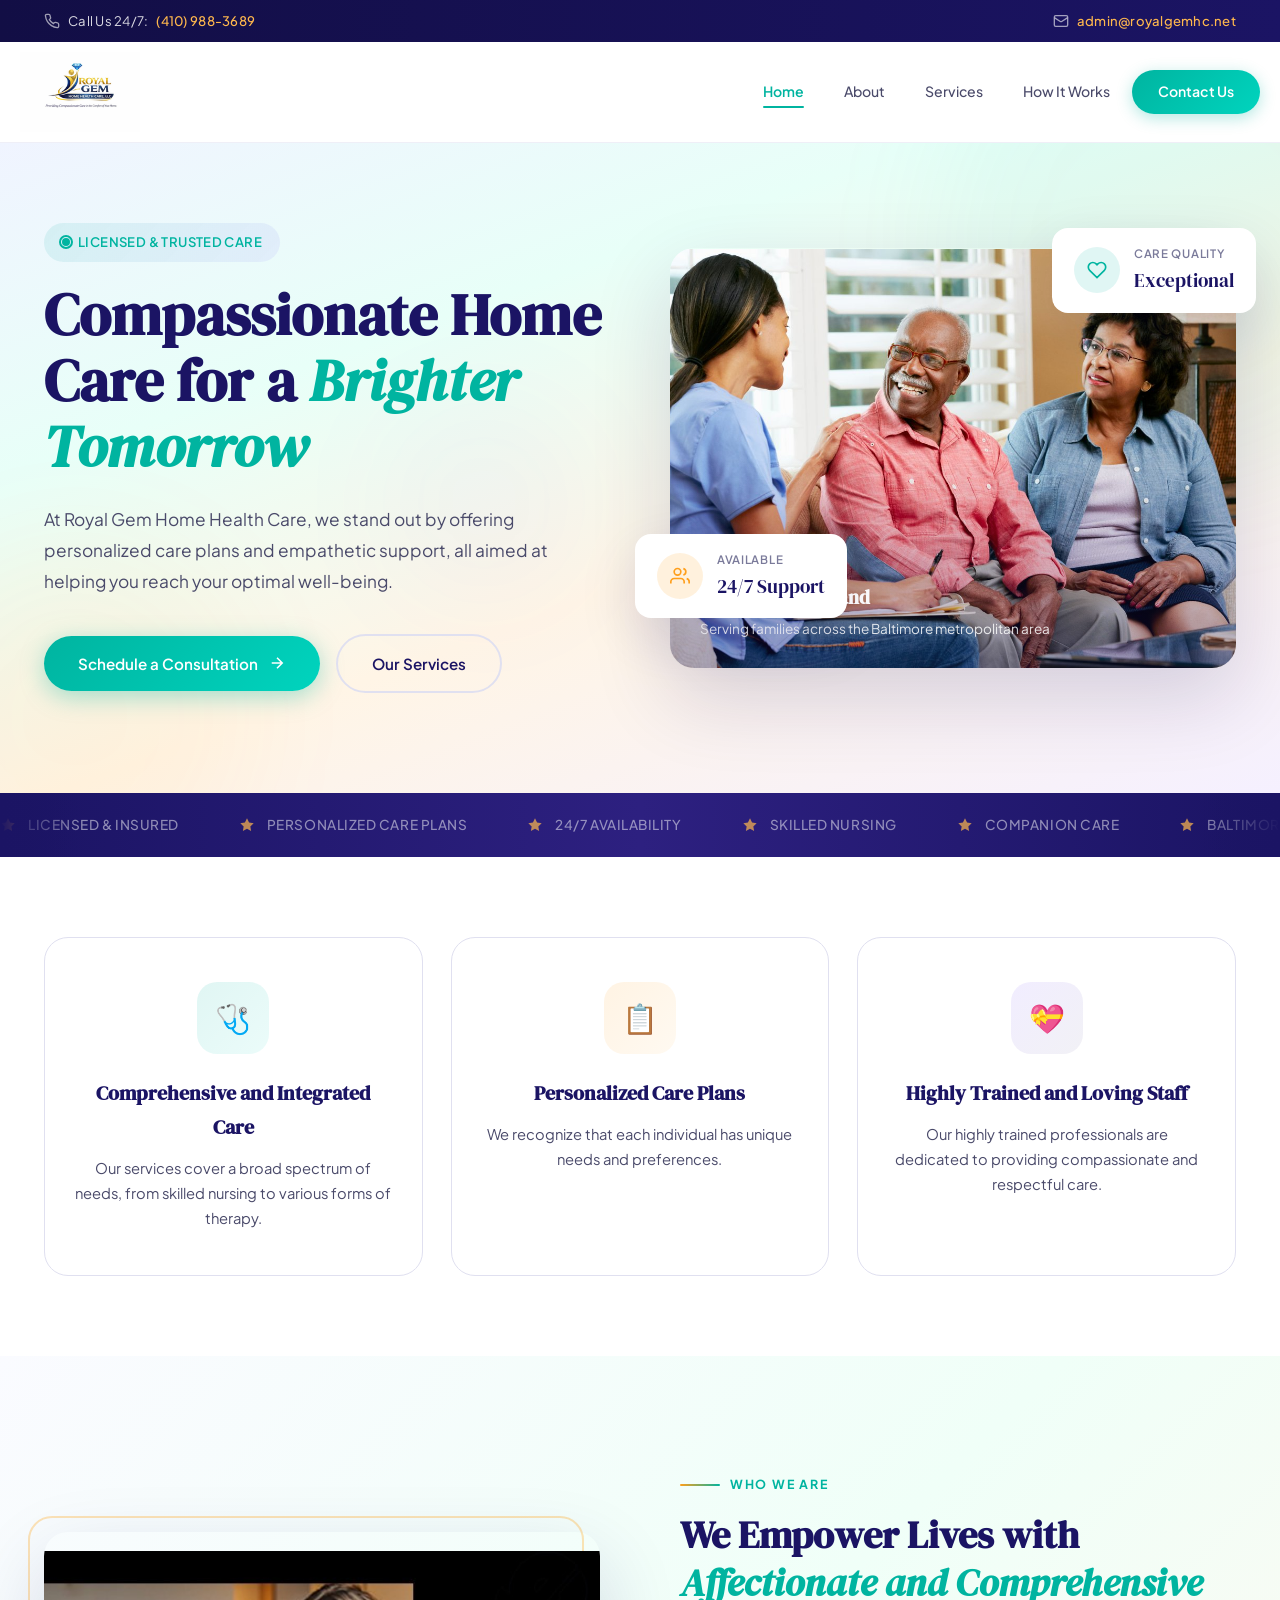
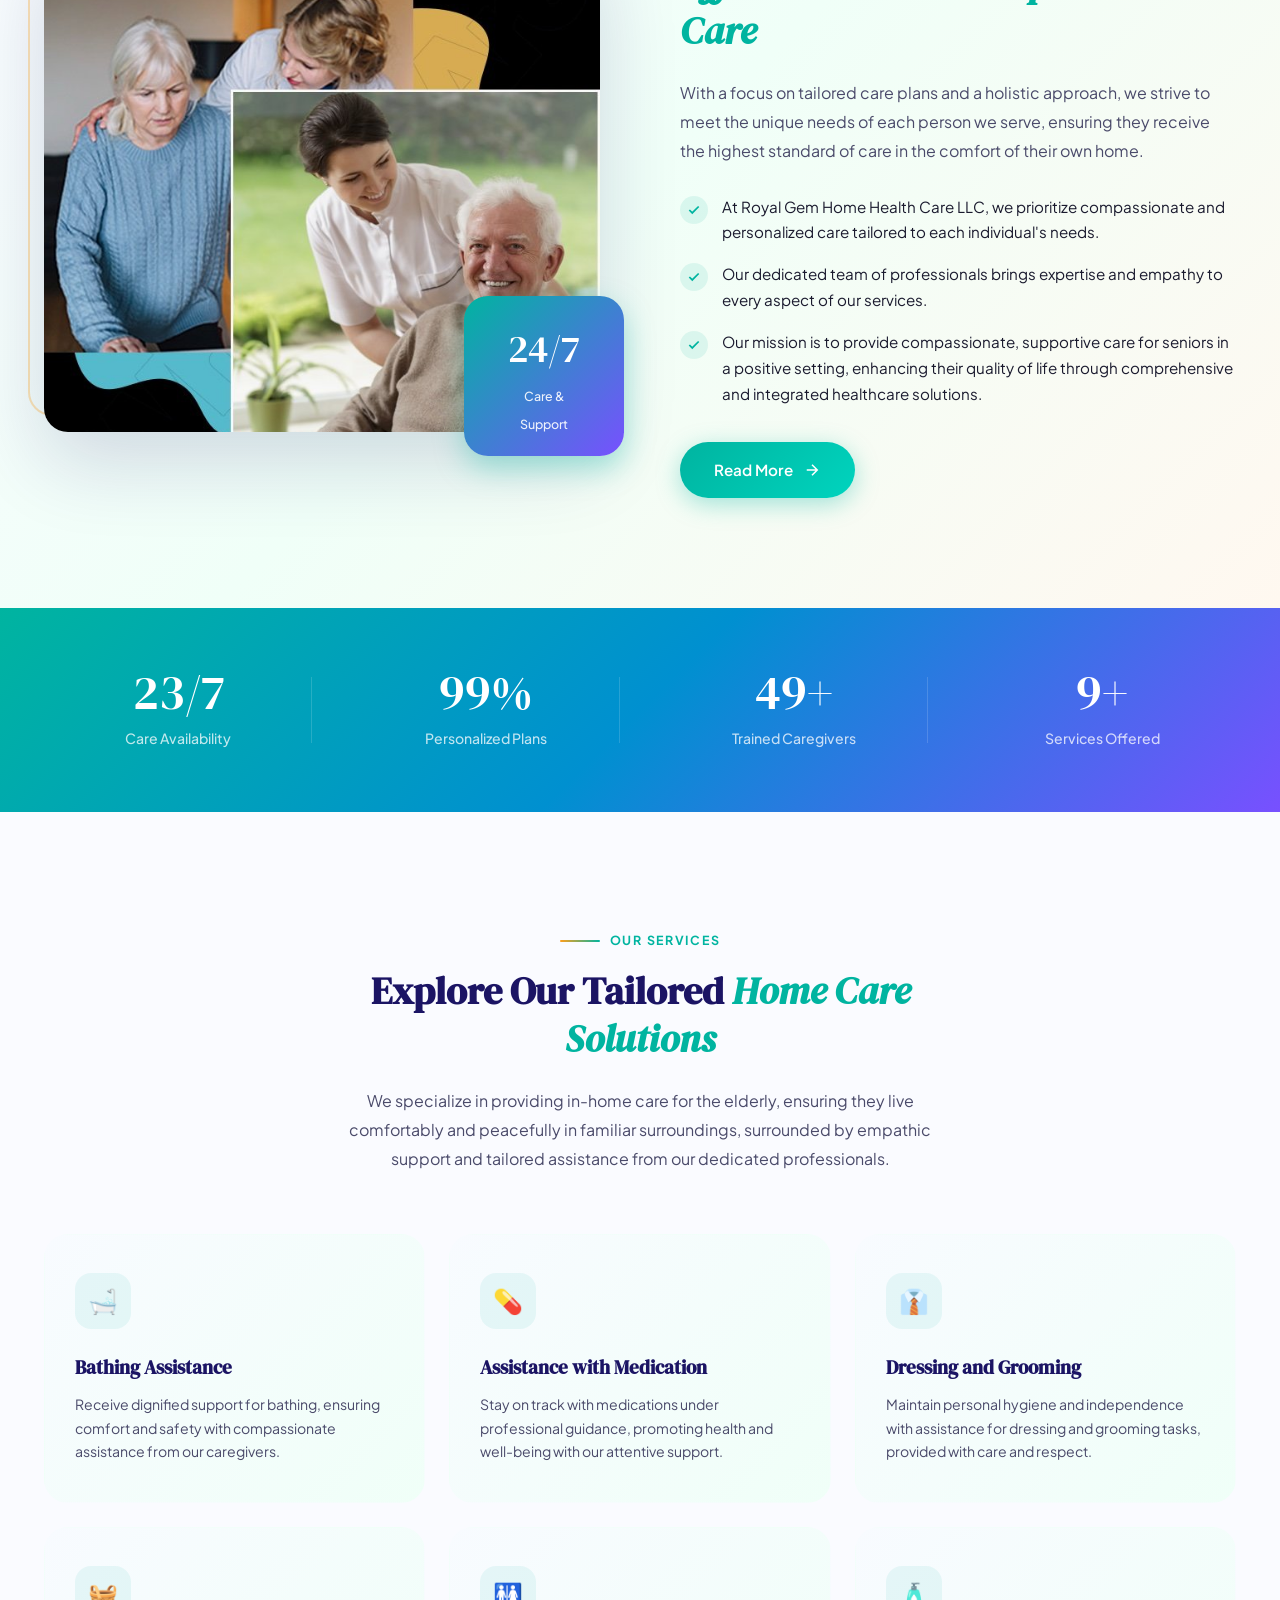
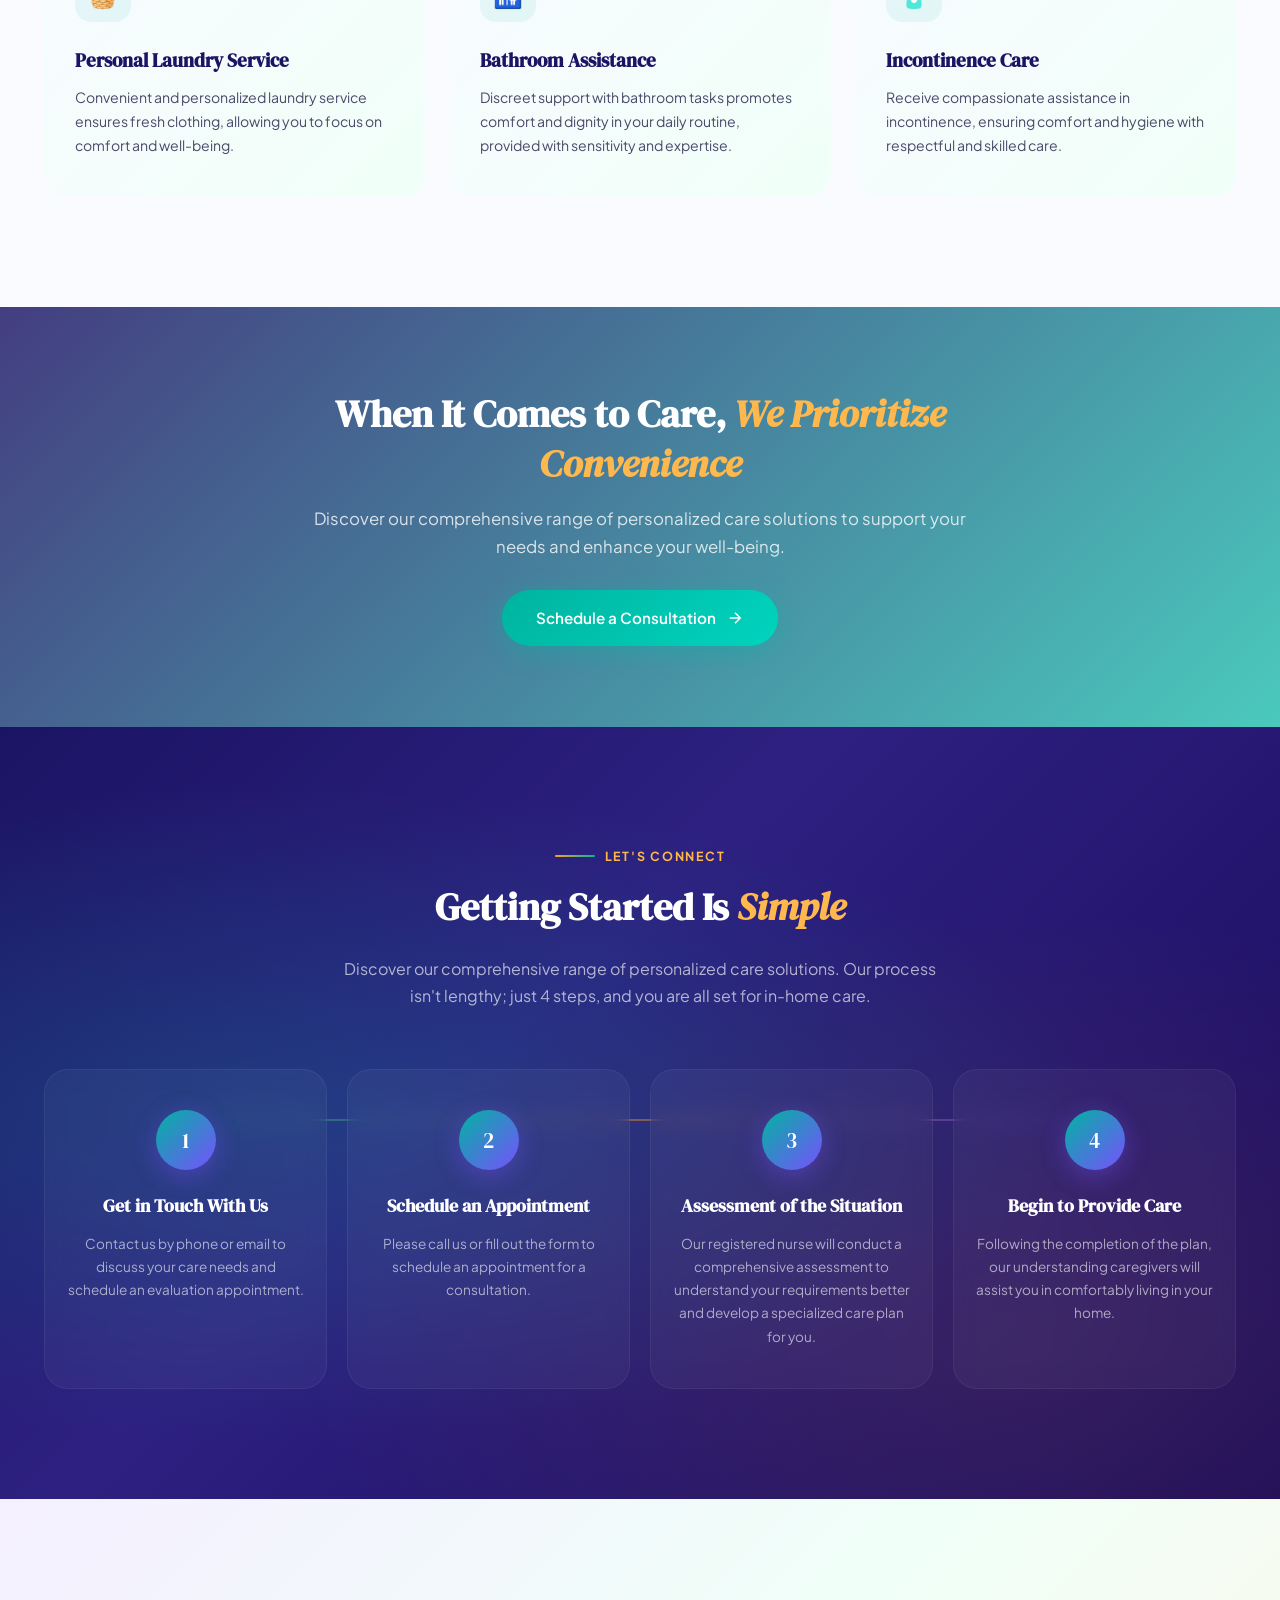
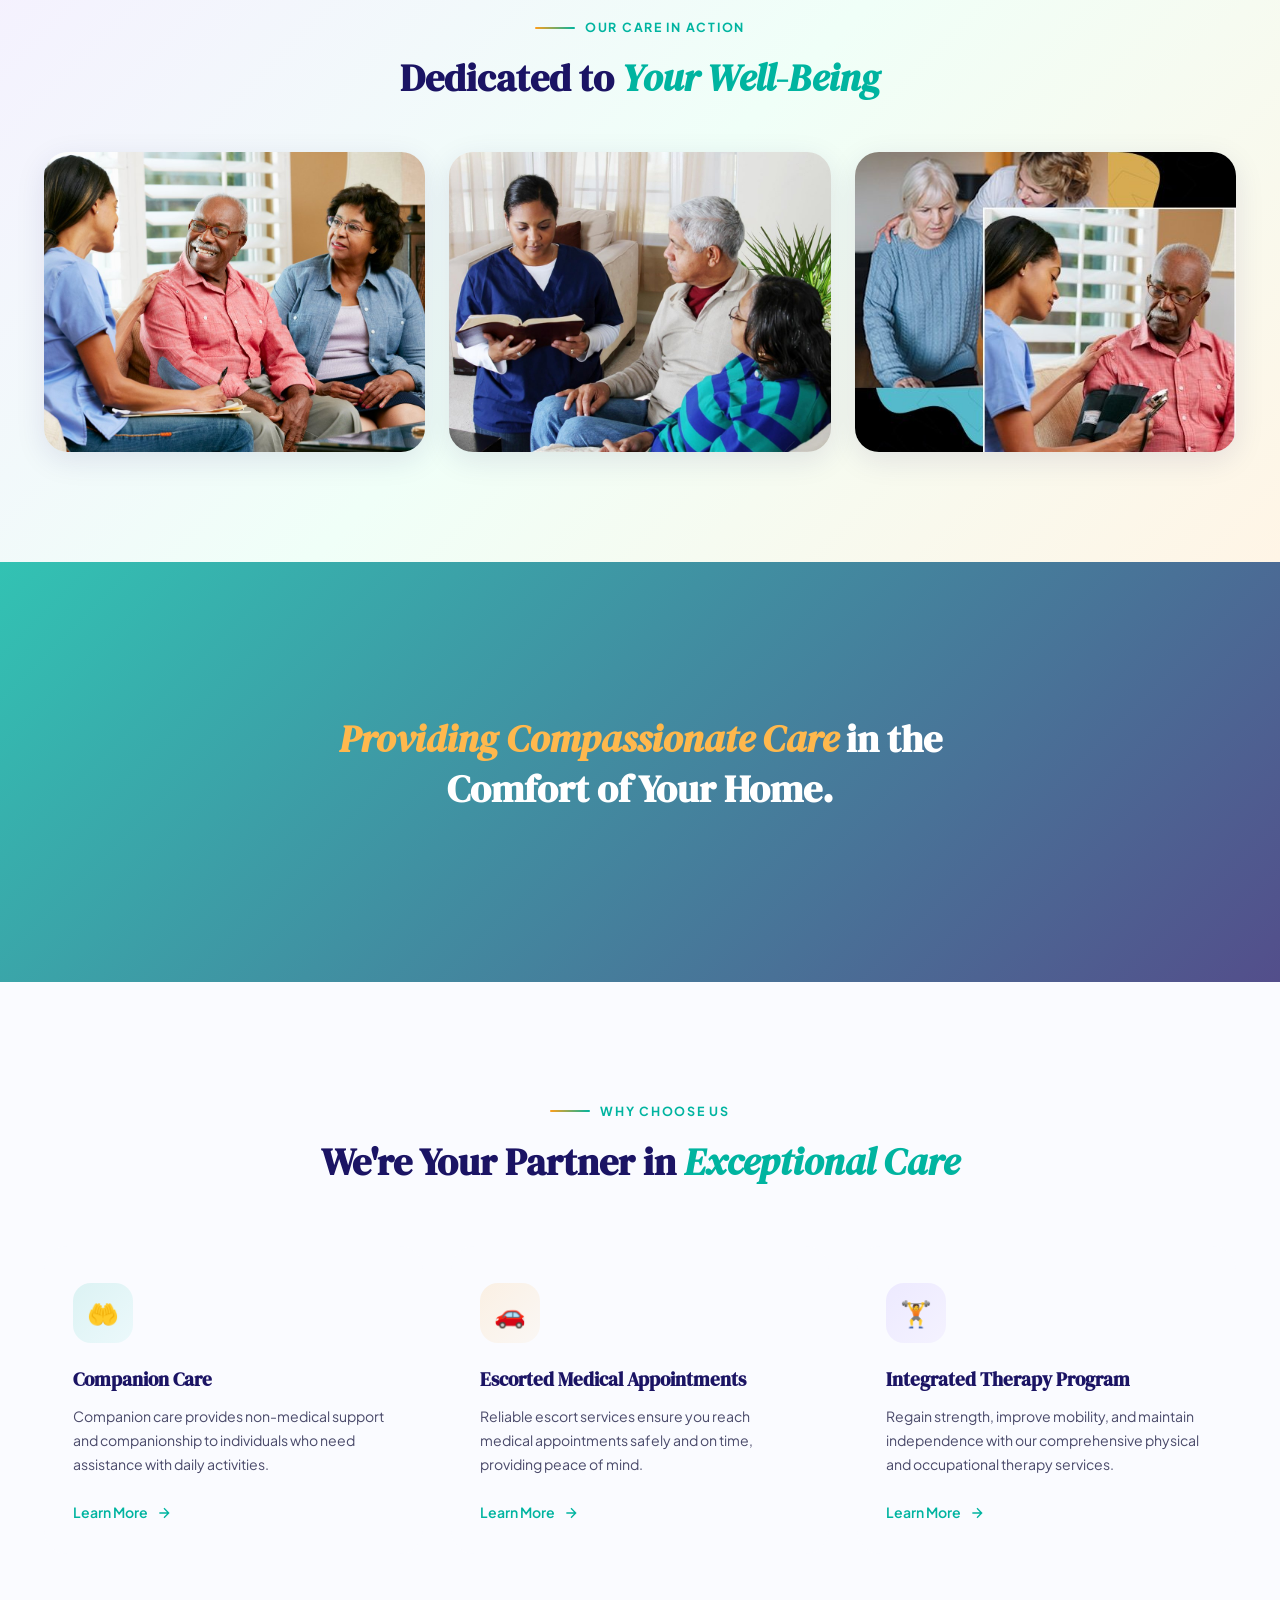
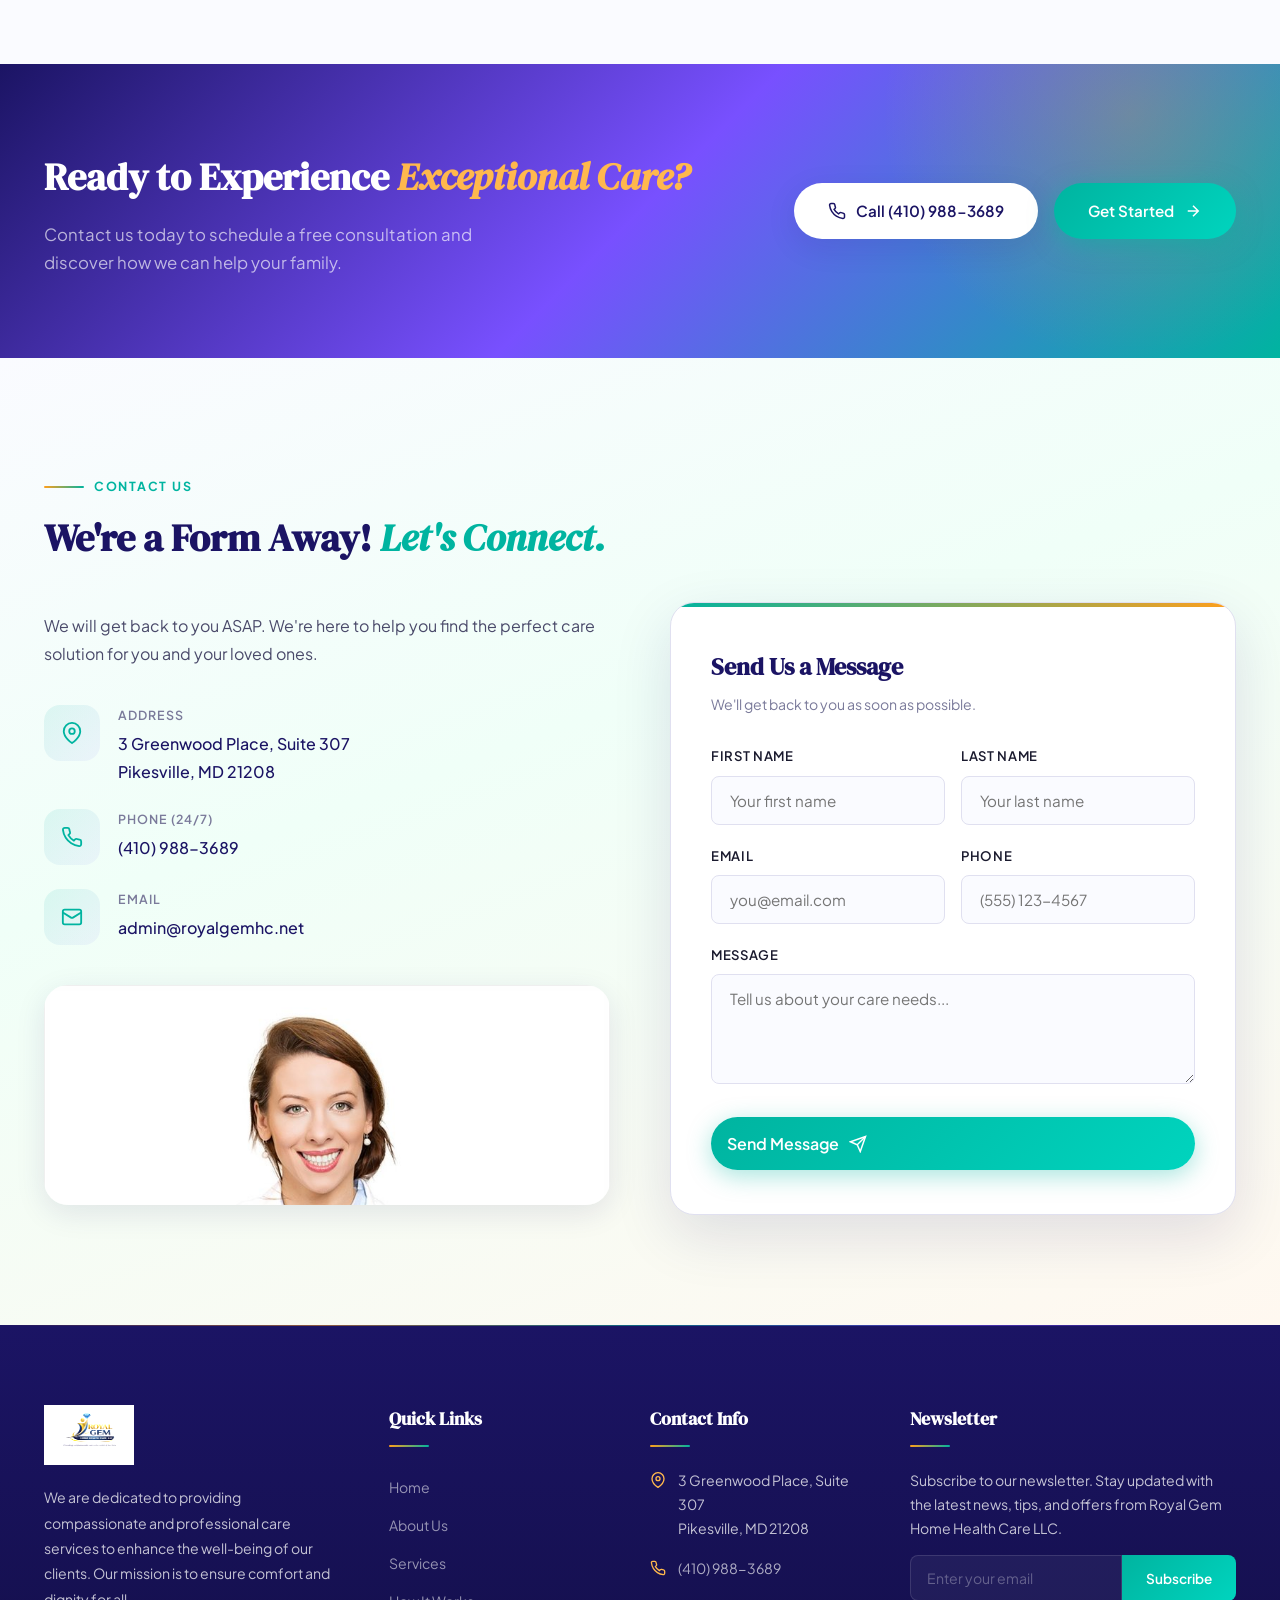
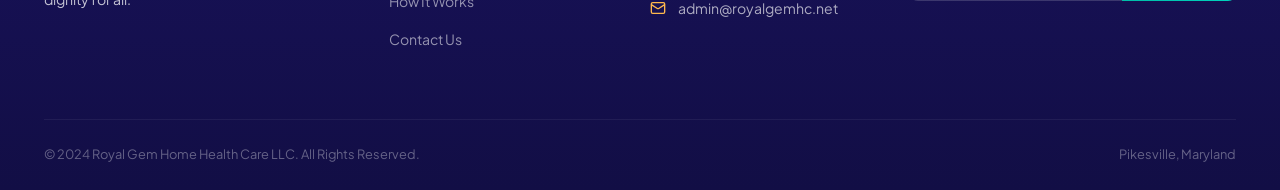
<file: index-10.html>
<!DOCTYPE html>
<html lang="en">
<head>
  <meta charset="UTF-8">
  <meta name="viewport" content="width=device-width, initial-scale=1.0">
  <title>Royal Gem Home Health Care LLC</title>
  <meta name="description" content="Royal Gem Home Health Care LLC offers personalized, compassionate in-home care services in Pikesville, Maryland.">
  <link rel="preconnect" href="https://fonts.googleapis.com">
  <link rel="preconnect" href="https://fonts.gstatic.com" crossorigin>
  <link href="https://fonts.googleapis.com/css2?family=DM+Serif+Display:ital@0;1&family=Plus+Jakarta+Sans:wght@300;400;500;600;700&display=swap" rel="stylesheet">
  <link rel="stylesheet" href="style.css">
  <style>.page-loader{animation:autoHide 0.5s ease 2.5s forwards}@keyframes autoHide{to{opacity:0;visibility:hidden;pointer-events:none}}</style>
</head>
<body>
  <div class="page-loader"><div class="loader-logo"><img src="logo-small.png" alt="Royal Gem" style="width:60px;height:auto;"></div><div class="loader-bar"><div class="loader-bar-fill"></div></div></div>

  <div class="topbar"><div class="container topbar-inner">
    <div class="topbar-item"><svg width="16" height="16" viewBox="0 0 24 24" fill="none" stroke="currentColor" stroke-width="2"><path d="M22 16.92v3a2 2 0 0 1-2.18 2 19.79 19.79 0 0 1-8.63-3.07 19.5 19.5 0 0 1-6-6 19.79 19.79 0 0 1-3.07-8.67A2 2 0 0 1 4.11 2h3a2 2 0 0 1 2 1.72c.127.96.361 1.903.7 2.81a2 2 0 0 1-.45 2.11L8.09 9.91a16 16 0 0 0 6 6l1.27-1.27a2 2 0 0 1 2.11-.45c.907.339 1.85.573 2.81.7A2 2 0 0 1 22 16.92z"/></svg> Call Us 24/7: <a href="tel:+14109883689">(410) 988-3689</a></div>
    <div class="topbar-item"><svg width="16" height="16" viewBox="0 0 24 24" fill="none" stroke="currentColor" stroke-width="2"><rect x="2" y="4" width="20" height="16" rx="2"/><path d="m22 7-8.97 5.7a1.94 1.94 0 0 1-2.06 0L2 7"/></svg> <a href="mailto:admin@royalgemhc.net">admin@royalgemhc.net</a></div>
  </div></div>

  <nav class="navbar" id="navbar"><div class="container navbar-inner">
    <a href="#home" class="logo"><img src="logo-small.png" alt="Royal Gem Home Health Care LLC" class="logo-img nav-logo"></a>
    <button class="menu-toggle" id="menuToggle" aria-label="Toggle navigation"><span></span><span></span><span></span></button>
    <div class="nav-links" id="navLinks">
      <a href="#home" class="active">Home</a><a href="#about">About</a><a href="#services">Services</a><a href="#process">How It Works</a><a href="#contact" class="nav-cta">Contact Us</a>
    </div>
  </div></nav>

  <section class="hero" id="home">
    <div class="hero-blob hero-blob-1"></div><div class="hero-blob hero-blob-2"></div><div class="hero-blob hero-blob-3"></div>
    <div class="container hero-grid">
      <div class="hero-content">
        <div class="hero-badge"><span class="hero-badge-dot"></span> Licensed &amp; Trusted Care</div>
        <h1>Compassionate Home Care for a <em>Brighter Tomorrow</em></h1>
        <p class="hero-desc">At Royal Gem Home Health Care, we stand out by offering personalized care plans and empathetic support, all aimed at helping you reach your optimal well-being.</p>
        <div class="hero-actions">
          <a href="#contact" class="btn btn-primary">Schedule a Consultation <svg width="18" height="18" viewBox="0 0 24 24" fill="none" stroke="currentColor" stroke-width="2"><path d="M5 12h14m-7-7 7 7-7 7"/></svg></a>
          <a href="#services" class="btn btn-outline">Our Services</a>
        </div>
      </div>
      <div class="hero-visual">
        <div class="hero-img-main"><img src="hero-consultation.jpg" alt="Caregiver consulting with elderly couple"><div class="hero-img-overlay"><h3>Pikesville, Maryland</h3><p>Serving families across the Baltimore metropolitan area</p></div></div>
        <div class="stat-float stat-float-1"><div class="icon-circle teal"><svg width="20" height="20" viewBox="0 0 24 24" fill="none" stroke="currentColor" stroke-width="2"><path d="M20.84 4.61a5.5 5.5 0 0 0-7.78 0L12 5.67l-1.06-1.06a5.5 5.5 0 0 0-7.78 7.78L12 21.23l8.84-8.84a5.5 5.5 0 0 0 0-7.78z"/></svg></div><div><div class="stat-label">Care Quality</div><div class="stat-value">Exceptional</div></div></div>
        <div class="stat-float stat-float-2"><div class="icon-circle gold"><svg width="20" height="20" viewBox="0 0 24 24" fill="none" stroke="currentColor" stroke-width="2"><path d="M17 21v-2a4 4 0 0 0-4-4H5a4 4 0 0 0-4 4v2"/><circle cx="9" cy="7" r="4"/><path d="M23 21v-2a4 4 0 0 0-3-3.87"/><path d="M16 3.13a4 4 0 0 1 0 7.75"/></svg></div><div><div class="stat-label">Available</div><div class="stat-value">24/7 Support</div></div></div>
      </div>
    </div>
  </section>

  <div class="trust-strip"><div class="marquee">
    <div class="marquee-item"><svg width="16" height="16" viewBox="0 0 24 24" fill="currentColor"><path d="M12 2l3.09 6.26L22 9.27l-5 4.87 1.18 6.88L12 17.77l-6.18 3.25L7 14.14 2 9.27l6.91-1.01L12 2z"/></svg> Licensed &amp; Insured</div>
    <div class="marquee-item"><svg width="16" height="16" viewBox="0 0 24 24" fill="currentColor"><path d="M12 2l3.09 6.26L22 9.27l-5 4.87 1.18 6.88L12 17.77l-6.18 3.25L7 14.14 2 9.27l6.91-1.01L12 2z"/></svg> Personalized Care Plans</div>
    <div class="marquee-item"><svg width="16" height="16" viewBox="0 0 24 24" fill="currentColor"><path d="M12 2l3.09 6.26L22 9.27l-5 4.87 1.18 6.88L12 17.77l-6.18 3.25L7 14.14 2 9.27l6.91-1.01L12 2z"/></svg> 24/7 Availability</div>
    <div class="marquee-item"><svg width="16" height="16" viewBox="0 0 24 24" fill="currentColor"><path d="M12 2l3.09 6.26L22 9.27l-5 4.87 1.18 6.88L12 17.77l-6.18 3.25L7 14.14 2 9.27l6.91-1.01L12 2z"/></svg> Skilled Nursing</div>
    <div class="marquee-item"><svg width="16" height="16" viewBox="0 0 24 24" fill="currentColor"><path d="M12 2l3.09 6.26L22 9.27l-5 4.87 1.18 6.88L12 17.77l-6.18 3.25L7 14.14 2 9.27l6.91-1.01L12 2z"/></svg> Companion Care</div>
    <div class="marquee-item"><svg width="16" height="16" viewBox="0 0 24 24" fill="currentColor"><path d="M12 2l3.09 6.26L22 9.27l-5 4.87 1.18 6.88L12 17.77l-6.18 3.25L7 14.14 2 9.27l6.91-1.01L12 2z"/></svg> Baltimore Metro Area</div>
    <div class="marquee-item"><svg width="16" height="16" viewBox="0 0 24 24" fill="currentColor"><path d="M12 2l3.09 6.26L22 9.27l-5 4.87 1.18 6.88L12 17.77l-6.18 3.25L7 14.14 2 9.27l6.91-1.01L12 2z"/></svg> Licensed &amp; Insured</div>
    <div class="marquee-item"><svg width="16" height="16" viewBox="0 0 24 24" fill="currentColor"><path d="M12 2l3.09 6.26L22 9.27l-5 4.87 1.18 6.88L12 17.77l-6.18 3.25L7 14.14 2 9.27l6.91-1.01L12 2z"/></svg> Personalized Care Plans</div>
    <div class="marquee-item"><svg width="16" height="16" viewBox="0 0 24 24" fill="currentColor"><path d="M12 2l3.09 6.26L22 9.27l-5 4.87 1.18 6.88L12 17.77l-6.18 3.25L7 14.14 2 9.27l6.91-1.01L12 2z"/></svg> 24/7 Availability</div>
    <div class="marquee-item"><svg width="16" height="16" viewBox="0 0 24 24" fill="currentColor"><path d="M12 2l3.09 6.26L22 9.27l-5 4.87 1.18 6.88L12 17.77l-6.18 3.25L7 14.14 2 9.27l6.91-1.01L12 2z"/></svg> Skilled Nursing</div>
    <div class="marquee-item"><svg width="16" height="16" viewBox="0 0 24 24" fill="currentColor"><path d="M12 2l3.09 6.26L22 9.27l-5 4.87 1.18 6.88L12 17.77l-6.18 3.25L7 14.14 2 9.27l6.91-1.01L12 2z"/></svg> Companion Care</div>
    <div class="marquee-item"><svg width="16" height="16" viewBox="0 0 24 24" fill="currentColor"><path d="M12 2l3.09 6.26L22 9.27l-5 4.87 1.18 6.88L12 17.77l-6.18 3.25L7 14.14 2 9.27l6.91-1.01L12 2z"/></svg> Baltimore Metro Area</div>
  </div></div>

  <section class="features-strip" id="features"><div class="container"><div class="features-grid stagger-children">
    <div class="feature-card reveal"><div class="feature-icon teal-bg">&#x1FA7A;</div><h3>Comprehensive and Integrated Care</h3><p>Our services cover a broad spectrum of needs, from skilled nursing to various forms of therapy.</p></div>
    <div class="feature-card reveal"><div class="feature-icon gold-bg">&#x1F4CB;</div><h3>Personalized Care Plans</h3><p>We recognize that each individual has unique needs and preferences.</p></div>
    <div class="feature-card reveal"><div class="feature-icon navy-bg">&#x1F49D;</div><h3>Highly Trained and Loving Staff</h3><p>Our highly trained professionals are dedicated to providing compassionate and respectful care.</p></div>
  </div></div></section>

  <section class="about" id="about"><div class="container about-grid">
    <div class="about-image reveal-left">
      <div class="about-img-main"><img src="about-banner.jpg" alt="Caregivers providing support"></div>
      <div class="about-img-accent"><div><span class="accent-number">24/7</span><span class="accent-text">Care &amp;<br>Support</span></div></div>
    </div>
    <div class="about-text">
      <div class="section-label">Who We Are</div>
      <h2 class="section-title reveal">We Empower Lives with <em>Affectionate and Comprehensive Care</em></h2>
      <p class="reveal">With a focus on tailored care plans and a holistic approach, we strive to meet the unique needs of each person we serve, ensuring they receive the highest standard of care in the comfort of their own home.</p>
      <ul class="about-checklist">
        <li class="reveal"><span class="check-icon"><svg width="14" height="14" viewBox="0 0 24 24" fill="none" stroke="currentColor" stroke-width="3"><path d="M20 6 9 17l-5-5"/></svg></span> At Royal Gem Home Health Care LLC, we prioritize compassionate and personalized care tailored to each individual's needs.</li>
        <li class="reveal"><span class="check-icon"><svg width="14" height="14" viewBox="0 0 24 24" fill="none" stroke="currentColor" stroke-width="3"><path d="M20 6 9 17l-5-5"/></svg></span> Our dedicated team of professionals brings expertise and empathy to every aspect of our services.</li>
        <li class="reveal"><span class="check-icon"><svg width="14" height="14" viewBox="0 0 24 24" fill="none" stroke="currentColor" stroke-width="3"><path d="M20 6 9 17l-5-5"/></svg></span> Our mission is to provide compassionate, supportive care for seniors in a positive setting, enhancing their quality of life through comprehensive and integrated healthcare solutions.</li>
      </ul>
      <a href="#contact" class="btn btn-primary reveal">Read More <svg width="18" height="18" viewBox="0 0 24 24" fill="none" stroke="currentColor" stroke-width="2"><path d="M5 12h14m-7-7 7 7-7 7"/></svg></a>
    </div>
  </div></section>

  <section class="stats-bar"><div class="container"><div class="stats-grid">
    <div class="stat-item reveal"><span class="stat-number"><span data-count="24" data-suffix="/7">0</span></span><span class="stat-desc">Care Availability</span></div>
    <div class="stat-item reveal"><span class="stat-number"><span data-count="100" data-suffix="%">0</span></span><span class="stat-desc">Personalized Plans</span></div>
    <div class="stat-item reveal"><span class="stat-number"><span data-count="50" data-suffix="+">0</span></span><span class="stat-desc">Trained Caregivers</span></div>
    <div class="stat-item reveal"><span class="stat-number"><span data-count="10" data-suffix="+">0</span></span><span class="stat-desc">Services Offered</span></div>
  </div></div></section>

  <section class="services" id="services"><div class="container">
    <div class="services-header"><div class="section-label">Our Services</div><h2 class="section-title reveal">Explore Our Tailored <em>Home Care Solutions</em></h2><p class="reveal">We specialize in providing in-home care for the elderly, ensuring they live comfortably and peacefully in familiar surroundings, surrounded by empathic support and tailored assistance from our dedicated professionals.</p></div>
    <div class="services-grid stagger-children">
      <div class="service-card reveal"><div class="service-icon-wrap"><span>&#x1F6C1;</span></div><h3>Bathing Assistance</h3><p>Receive dignified support for bathing, ensuring comfort and safety with compassionate assistance from our caregivers.</p></div>
      <div class="service-card reveal"><div class="service-icon-wrap"><span>&#x1F48A;</span></div><h3>Assistance with Medication</h3><p>Stay on track with medications under professional guidance, promoting health and well-being with our attentive support.</p></div>
      <div class="service-card reveal"><div class="service-icon-wrap"><span>&#x1F454;</span></div><h3>Dressing and Grooming</h3><p>Maintain personal hygiene and independence with assistance for dressing and grooming tasks, provided with care and respect.</p></div>
      <div class="service-card reveal"><div class="service-icon-wrap"><span>&#x1F9FA;</span></div><h3>Personal Laundry Service</h3><p>Convenient and personalized laundry service ensures fresh clothing, allowing you to focus on comfort and well-being.</p></div>
      <div class="service-card reveal"><div class="service-icon-wrap"><span>&#x1F6BB;</span></div><h3>Bathroom Assistance</h3><p>Discreet support with bathroom tasks promotes comfort and dignity in your daily routine, provided with sensitivity and expertise.</p></div>
      <div class="service-card reveal"><div class="service-icon-wrap"><span>&#x1F9F4;</span></div><h3>Incontinence Care</h3><p>Receive compassionate assistance in incontinence, ensuring comfort and hygiene with respectful and skilled care.</p></div>
    </div>
  </div></section>

  <section class="parallax-banner">
    <div class="parallax-bg" style="background-image:url('hero-consultation.jpg')"></div>
    <div class="parallax-overlay"></div>
    <div class="container parallax-content">
      <h2 class="reveal">When It Comes to Care, <em>We Prioritize Convenience</em></h2>
      <p class="reveal">Discover our comprehensive range of personalized care solutions to support your needs and enhance your well-being.</p>
      <a href="#contact" class="btn btn-primary reveal">Schedule a Consultation <svg width="18" height="18" viewBox="0 0 24 24" fill="none" stroke="currentColor" stroke-width="2"><path d="M5 12h14m-7-7 7 7-7 7"/></svg></a>
    </div>
  </section>

  <section class="process" id="process"><div class="container">
    <div class="process-header"><div class="section-label">Let's Connect</div><h2 class="section-title reveal">Getting Started Is <em>Simple</em></h2><p class="reveal">Discover our comprehensive range of personalized care solutions. Our process isn't lengthy; just 4 steps, and you are all set for in-home care.</p></div>
    <div class="steps-grid stagger-children">
      <div class="step-card reveal"><div class="step-number">1</div><h3>Get in Touch With Us</h3><p>Contact us by phone or email to discuss your care needs and schedule an evaluation appointment.</p></div>
      <div class="step-card reveal"><div class="step-number">2</div><h3>Schedule an Appointment</h3><p>Please call us or fill out the form to schedule an appointment for a consultation.</p></div>
      <div class="step-card reveal"><div class="step-number">3</div><h3>Assessment of the Situation</h3><p>Our registered nurse will conduct a comprehensive assessment to understand your requirements better and develop a specialized care plan for you.</p></div>
      <div class="step-card reveal"><div class="step-number">4</div><h3>Begin to Provide Care</h3><p>Following the completion of the plan, our understanding caregivers will assist you in comfortably living in your home.</p></div>
    </div>
  </div></section>

  <section class="gallery" id="gallery"><div class="container">
    <div class="gallery-header"><div class="section-label">Our Care in Action</div><h2 class="section-title reveal">Dedicated to <em>Your Well-Being</em></h2></div>
    <div class="gallery-grid stagger-children">
      <div class="gallery-item reveal"><img src="hero-consultation.jpg" alt="In-home consultation"><div class="gallery-overlay"><h4>Home Consultations</h4></div></div>
      <div class="gallery-item reveal"><img src="companion-care.jpg" alt="Companion care"><div class="gallery-overlay"><h4>Companion Care</h4></div></div>
      <div class="gallery-item reveal"><img src="about-collage.jpg" alt="Comprehensive services"><div class="gallery-overlay"><h4>Comprehensive Services</h4></div></div>
    </div>
  </div></section>

  <section class="parallax-banner parallax-banner-2">
    <div class="parallax-bg" style="background-image:url('companion-care.jpg')"></div>
    <div class="parallax-overlay"></div>
    <div class="container parallax-content">
      <h2 class="reveal"><em>Providing Compassionate Care</em> in the Comfort of Your Home.</h2>
    </div>
  </section>

  <section class="why-us"><div class="container">
    <div class="services-header"><div class="section-label">Why Choose Us</div><h2 class="section-title reveal">We're Your Partner in <em>Exceptional Care</em></h2></div>
    <div class="why-grid stagger-children">
      <div class="why-card reveal"><div class="why-card-header"><div class="why-emoji">&#x1F932;</div><h3>Companion Care</h3><p>Companion care provides non-medical support and companionship to individuals who need assistance with daily activities.</p></div><a href="#contact" class="why-card-link">Learn More <svg width="16" height="16" viewBox="0 0 24 24" fill="none" stroke="currentColor" stroke-width="2"><path d="M5 12h14m-7-7 7 7-7 7"/></svg></a></div>
      <div class="why-card reveal"><div class="why-card-header"><div class="why-emoji">&#x1F697;</div><h3>Escorted Medical Appointments</h3><p>Reliable escort services ensure you reach medical appointments safely and on time, providing peace of mind.</p></div><a href="#contact" class="why-card-link">Learn More <svg width="16" height="16" viewBox="0 0 24 24" fill="none" stroke="currentColor" stroke-width="2"><path d="M5 12h14m-7-7 7 7-7 7"/></svg></a></div>
      <div class="why-card reveal"><div class="why-card-header"><div class="why-emoji">&#x1F3CB;&#xFE0F;</div><h3>Integrated Therapy Program</h3><p>Regain strength, improve mobility, and maintain independence with our comprehensive physical and occupational therapy services.</p></div><a href="#contact" class="why-card-link">Learn More <svg width="16" height="16" viewBox="0 0 24 24" fill="none" stroke="currentColor" stroke-width="2"><path d="M5 12h14m-7-7 7 7-7 7"/></svg></a></div>
    </div>
  </div></section>

  <section class="cta-banner"><div class="container"><div class="cta-inner">
    <div class="cta-text"><h2 class="reveal">Ready to Experience <em style="color:#FFB84D;font-style:italic">Exceptional Care?</em></h2><p class="reveal">Contact us today to schedule a free consultation and discover how we can help your family.</p></div>
    <div class="cta-actions reveal">
      <a href="tel:+14109883689" class="btn btn-white"><svg width="18" height="18" viewBox="0 0 24 24" fill="none" stroke="currentColor" stroke-width="2"><path d="M22 16.92v3a2 2 0 0 1-2.18 2 19.79 19.79 0 0 1-8.63-3.07 19.5 19.5 0 0 1-6-6 19.79 19.79 0 0 1-3.07-8.67A2 2 0 0 1 4.11 2h3a2 2 0 0 1 2 1.72c.127.96.361 1.903.7 2.81a2 2 0 0 1-.45 2.11L8.09 9.91a16 16 0 0 0 6 6l1.27-1.27a2 2 0 0 1 2.11-.45c.907.339 1.85.573 2.81.7A2 2 0 0 1 22 16.92z"/></svg> Call (410) 988-3689</a>
      <a href="#contact" class="btn btn-primary" style="box-shadow:0 6px 24px rgba(0,180,160,0.5)">Get Started <svg width="18" height="18" viewBox="0 0 24 24" fill="none" stroke="currentColor" stroke-width="2"><path d="M5 12h14m-7-7 7 7-7 7"/></svg></a>
    </div>
  </div></div></section>

  <section class="contact" id="contact"><div class="container">
    <div class="section-label">Contact Us</div>
    <h2 class="section-title reveal">We're a Form Away! <em>Let's Connect.</em></h2>
    <div class="contact-wrapper" style="margin-top:40px;">
      <div class="contact-info reveal-left">
        <p>We will get back to you ASAP. We're here to help you find the perfect care solution for you and your loved ones.</p>
        <div class="contact-details">
          <div class="contact-item"><div class="contact-item-icon"><svg width="22" height="22" viewBox="0 0 24 24" fill="none" stroke="currentColor" stroke-width="2"><path d="M21 10c0 7-9 13-9 13s-9-6-9-13a9 9 0 1 1 18 0z"/><circle cx="12" cy="10" r="3"/></svg></div><div class="contact-item-text"><div class="ci-label">Address</div><div class="ci-value">3 Greenwood Place, Suite 307<br>Pikesville, MD 21208</div></div></div>
          <div class="contact-item"><div class="contact-item-icon"><svg width="22" height="22" viewBox="0 0 24 24" fill="none" stroke="currentColor" stroke-width="2"><path d="M22 16.92v3a2 2 0 0 1-2.18 2 19.79 19.79 0 0 1-8.63-3.07 19.5 19.5 0 0 1-6-6 19.79 19.79 0 0 1-3.07-8.67A2 2 0 0 1 4.11 2h3a2 2 0 0 1 2 1.72c.127.96.361 1.903.7 2.81a2 2 0 0 1-.45 2.11L8.09 9.91a16 16 0 0 0 6 6l1.27-1.27a2 2 0 0 1 2.11-.45c.907.339 1.85.573 2.81.7A2 2 0 0 1 22 16.92z"/></svg></div><div class="contact-item-text"><div class="ci-label">Phone (24/7)</div><div class="ci-value"><a href="tel:+14109883689">(410) 988-3689</a></div></div></div>
          <div class="contact-item"><div class="contact-item-icon"><svg width="22" height="22" viewBox="0 0 24 24" fill="none" stroke="currentColor" stroke-width="2"><rect x="2" y="4" width="20" height="16" rx="2"/><path d="m22 7-8.97 5.7a1.94 1.94 0 0 1-2.06 0L2 7"/></svg></div><div class="contact-item-text"><div class="ci-label">Email</div><div class="ci-value"><a href="mailto:admin@royalgemhc.net">admin@royalgemhc.net</a></div></div></div>
        </div>
        <div class="contact-nurse-img"><img src="contact-nurse.jpg" alt="Caring nurse"></div>
      </div>
      <div class="contact-form-card reveal-right">
        <h3>Send Us a Message</h3><p class="form-sub">We'll get back to you as soon as possible.</p>
        <form id="contactForm"><div id="formFields">
          <div class="form-row"><div class="form-group"><label for="fname">First Name</label><input type="text" id="fname" placeholder="Your first name" required></div><div class="form-group"><label for="lname">Last Name</label><input type="text" id="lname" placeholder="Your last name" required></div></div>
          <div class="form-row"><div class="form-group"><label for="email">Email</label><input type="email" id="email" placeholder="you@email.com" required></div><div class="form-group"><label for="phone">Phone</label><input type="tel" id="phone" placeholder="(555) 123-4567"></div></div>
          <div class="form-group"><label for="message">Message</label><textarea id="message" placeholder="Tell us about your care needs..." required></textarea></div>
          <button type="submit" class="btn btn-primary btn-submit">Send Message <svg width="18" height="18" viewBox="0 0 24 24" fill="none" stroke="currentColor" stroke-width="2"><path d="M22 2 11 13"/><path d="M22 2 15 22l-4-9-9-4z"/></svg></button>
        </div>
        <div class="form-success" id="formSuccess"><div class="form-success-icon"><svg width="36" height="36" viewBox="0 0 24 24" fill="none" stroke="currentColor" stroke-width="2"><path d="M20 6 9 17l-5-5"/></svg></div><h4>Message Sent!</h4><p>Thank you for reaching out. We'll contact you shortly.</p></div>
        </form>
      </div>
    </div>
  </div></section>

  <footer class="footer"><div class="container">
    <div class="footer-grid">
      <div><div class="logo" style="margin-bottom:20px;"><img src="logo-small.png" alt="Royal Gem Home Health Care LLC" class="logo-img footer-logo-img"></div><p class="footer-about-text">We are dedicated to providing compassionate and professional care services to enhance the well-being of our clients. Our mission is to ensure comfort and dignity for all.</p></div>
      <div><h4>Quick Links</h4><div class="footer-links"><a href="#home">Home</a><a href="#about">About Us</a><a href="#services">Services</a><a href="#process">How It Works</a><a href="#contact">Contact Us</a></div></div>
      <div><h4>Contact Info</h4>
        <div class="footer-contact-item"><svg width="16" height="16" viewBox="0 0 24 24" fill="none" stroke="currentColor" stroke-width="2"><path d="M21 10c0 7-9 13-9 13s-9-6-9-13a9 9 0 1 1 18 0z"/><circle cx="12" cy="10" r="3"/></svg><span>3 Greenwood Place, Suite 307<br>Pikesville, MD 21208</span></div>
        <div class="footer-contact-item"><svg width="16" height="16" viewBox="0 0 24 24" fill="none" stroke="currentColor" stroke-width="2"><path d="M22 16.92v3a2 2 0 0 1-2.18 2 19.79 19.79 0 0 1-8.63-3.07 19.5 19.5 0 0 1-6-6 19.79 19.79 0 0 1-3.07-8.67A2 2 0 0 1 4.11 2h3a2 2 0 0 1 2 1.72c.127.96.361 1.903.7 2.81a2 2 0 0 1-.45 2.11L8.09 9.91a16 16 0 0 0 6 6l1.27-1.27a2 2 0 0 1 2.11-.45c.907.339 1.85.573 2.81.7A2 2 0 0 1 22 16.92z"/></svg><a href="tel:+14109883689">(410) 988-3689</a></div>
        <div class="footer-contact-item"><svg width="16" height="16" viewBox="0 0 24 24" fill="none" stroke="currentColor" stroke-width="2"><rect x="2" y="4" width="20" height="16" rx="2"/><path d="m22 7-8.97 5.7a1.94 1.94 0 0 1-2.06 0L2 7"/></svg><a href="mailto:admin@royalgemhc.net">admin@royalgemhc.net</a></div>
      </div>
      <div><h4>Newsletter</h4><p style="font-size:0.88rem;margin-bottom:14px;">Subscribe to our newsletter. Stay updated with the latest news, tips, and offers from Royal Gem Home Health Care LLC.</p><div class="footer-newsletter-input"><input type="email" placeholder="Enter your email"><button>Subscribe</button></div></div>
    </div>
    <div class="footer-bottom"><span>&copy; 2024 Royal Gem Home Health Care LLC. All Rights Reserved.</span><span>Pikesville, Maryland</span></div>
  </div></footer>

  <button class="back-to-top" aria-label="Back to top"><svg width="20" height="20" viewBox="0 0 24 24" fill="none" stroke="currentColor" stroke-width="2.5"><path d="M18 15l-6-6-6 6"/></svg></button>

  <script src="main.js"></script>
</body>
</html>
</file>
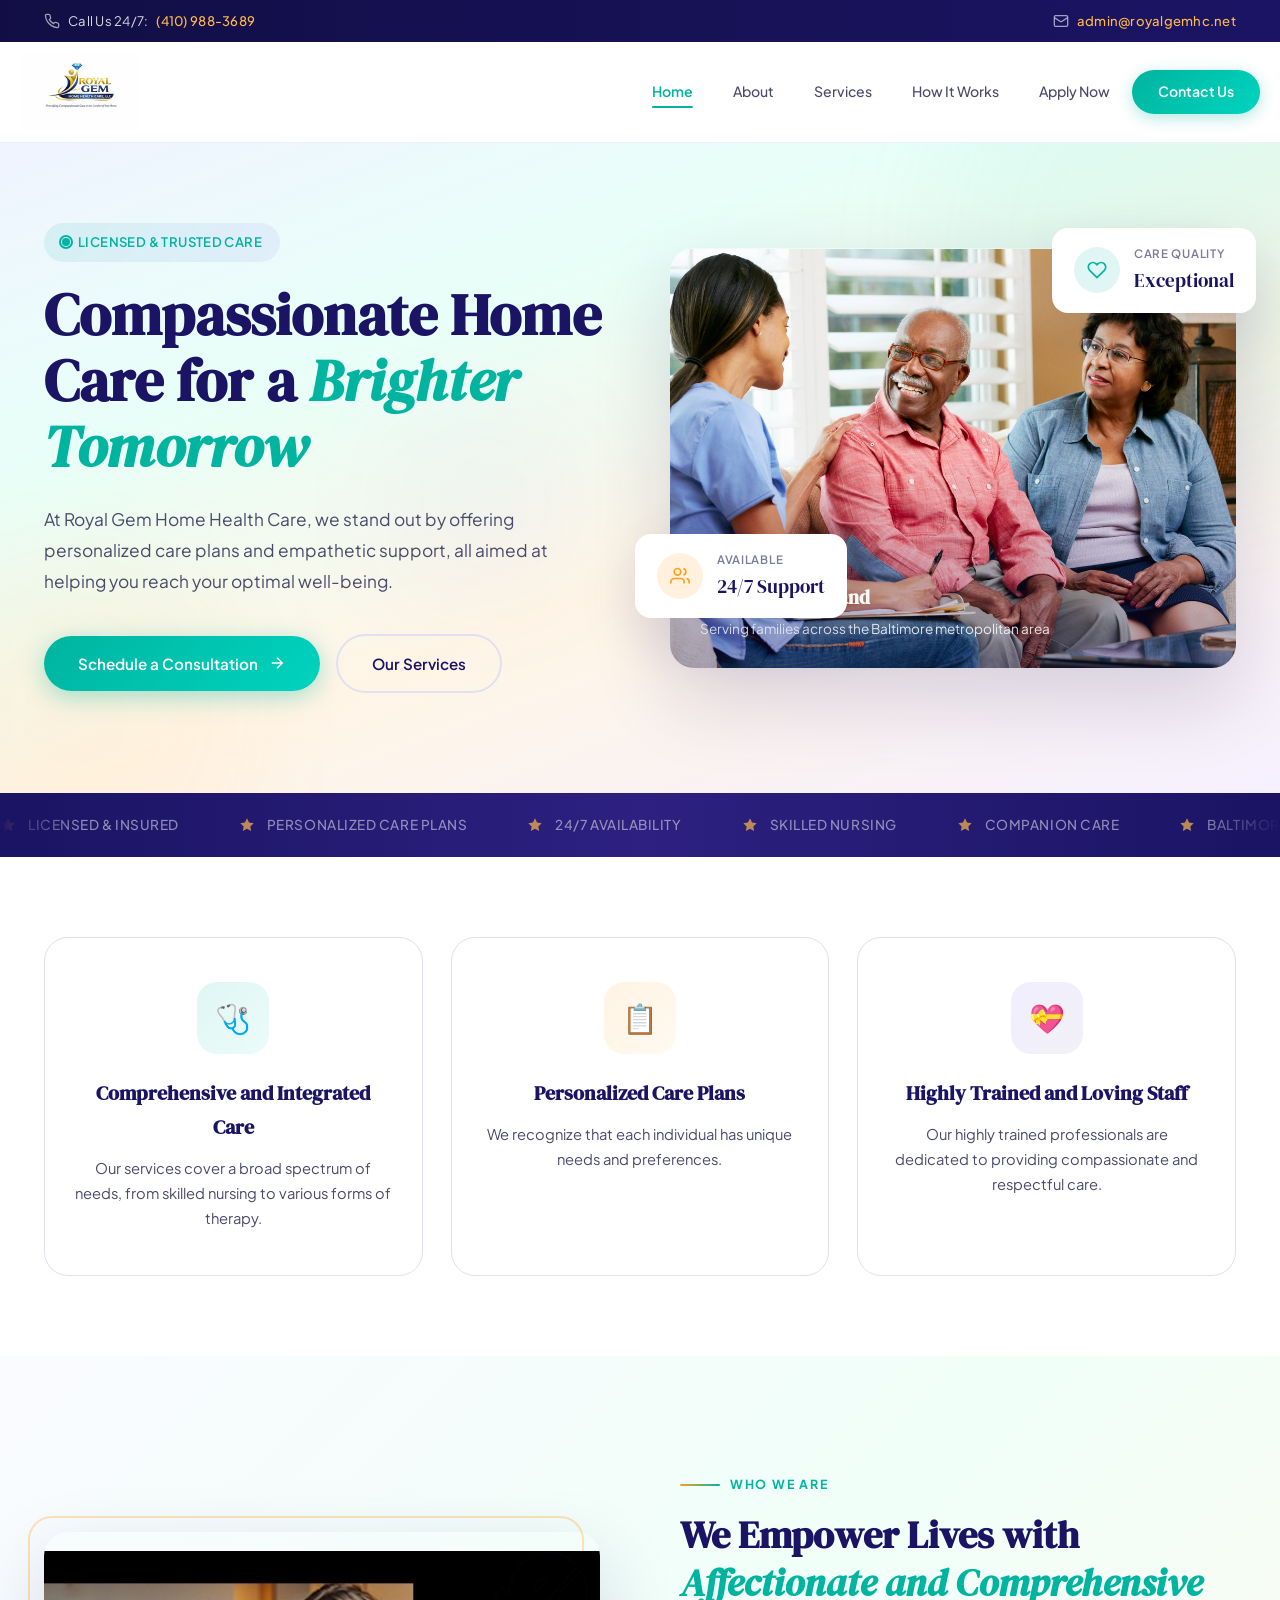
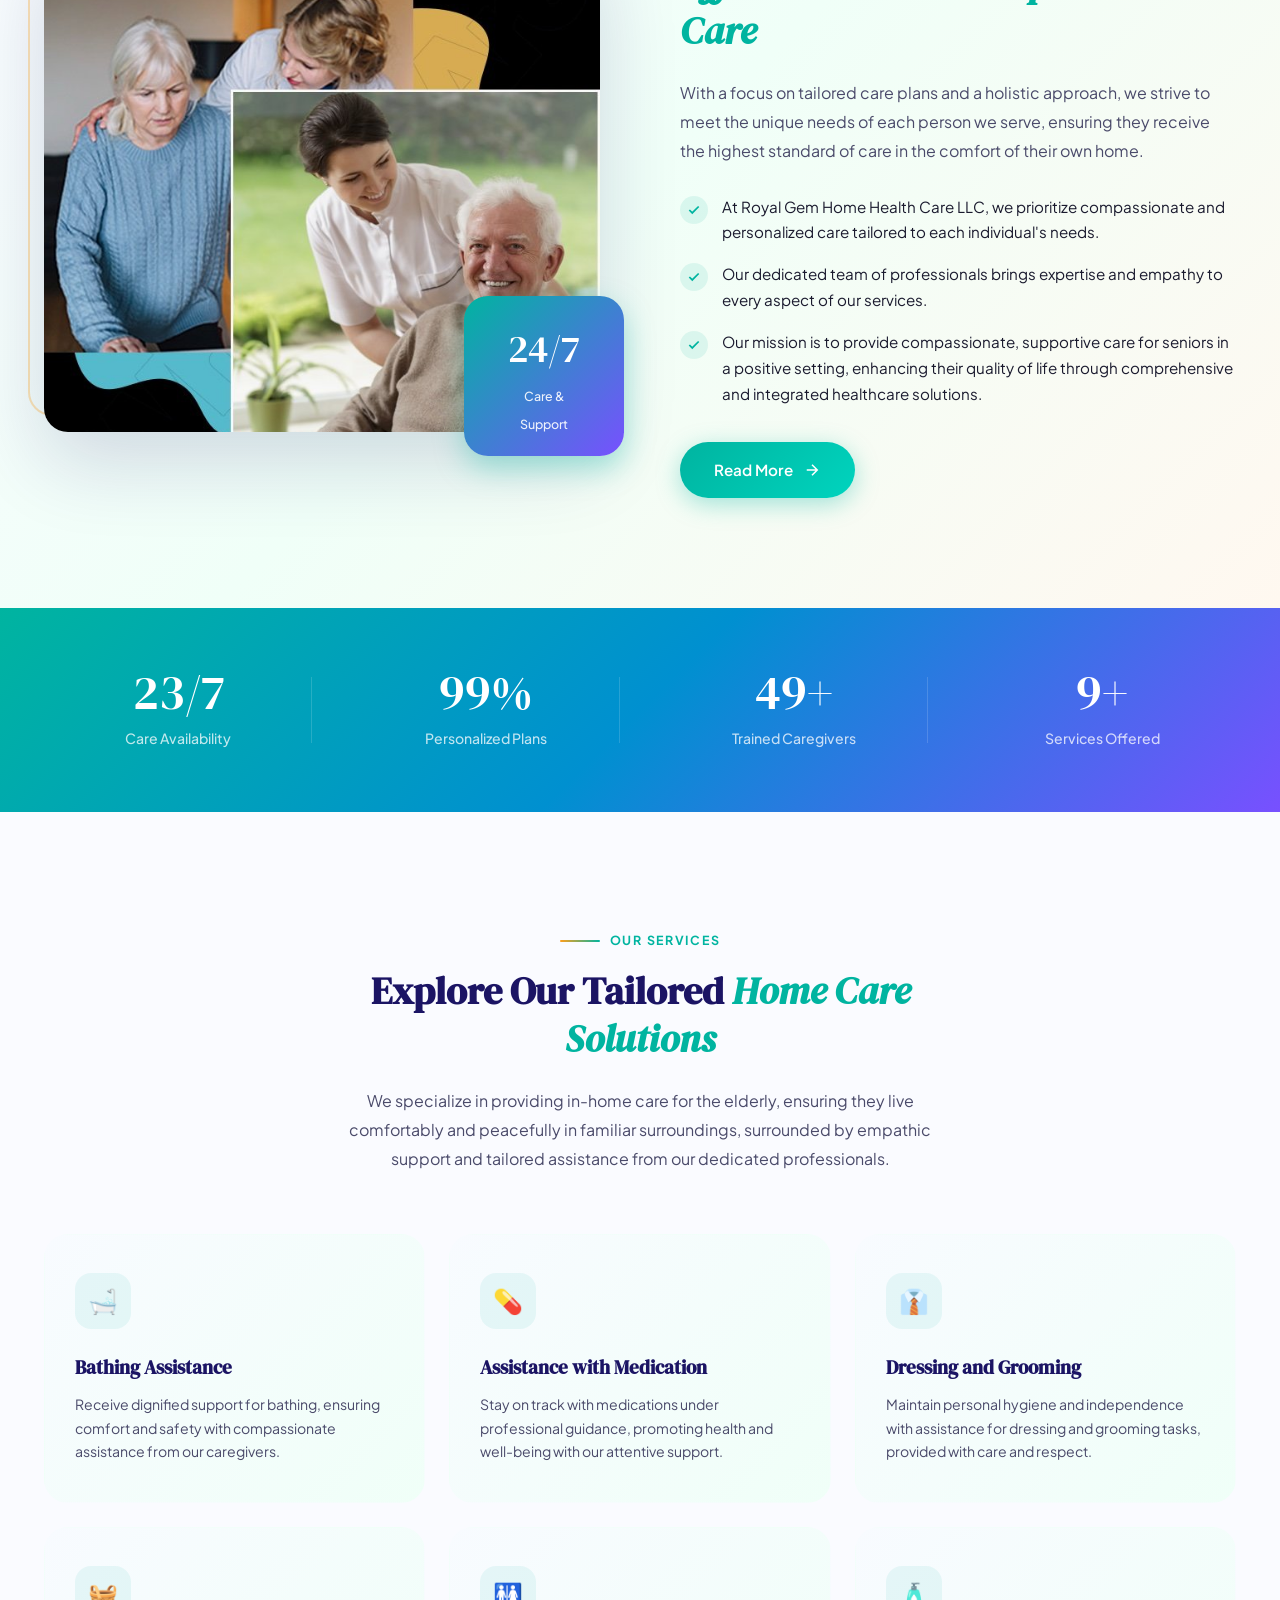
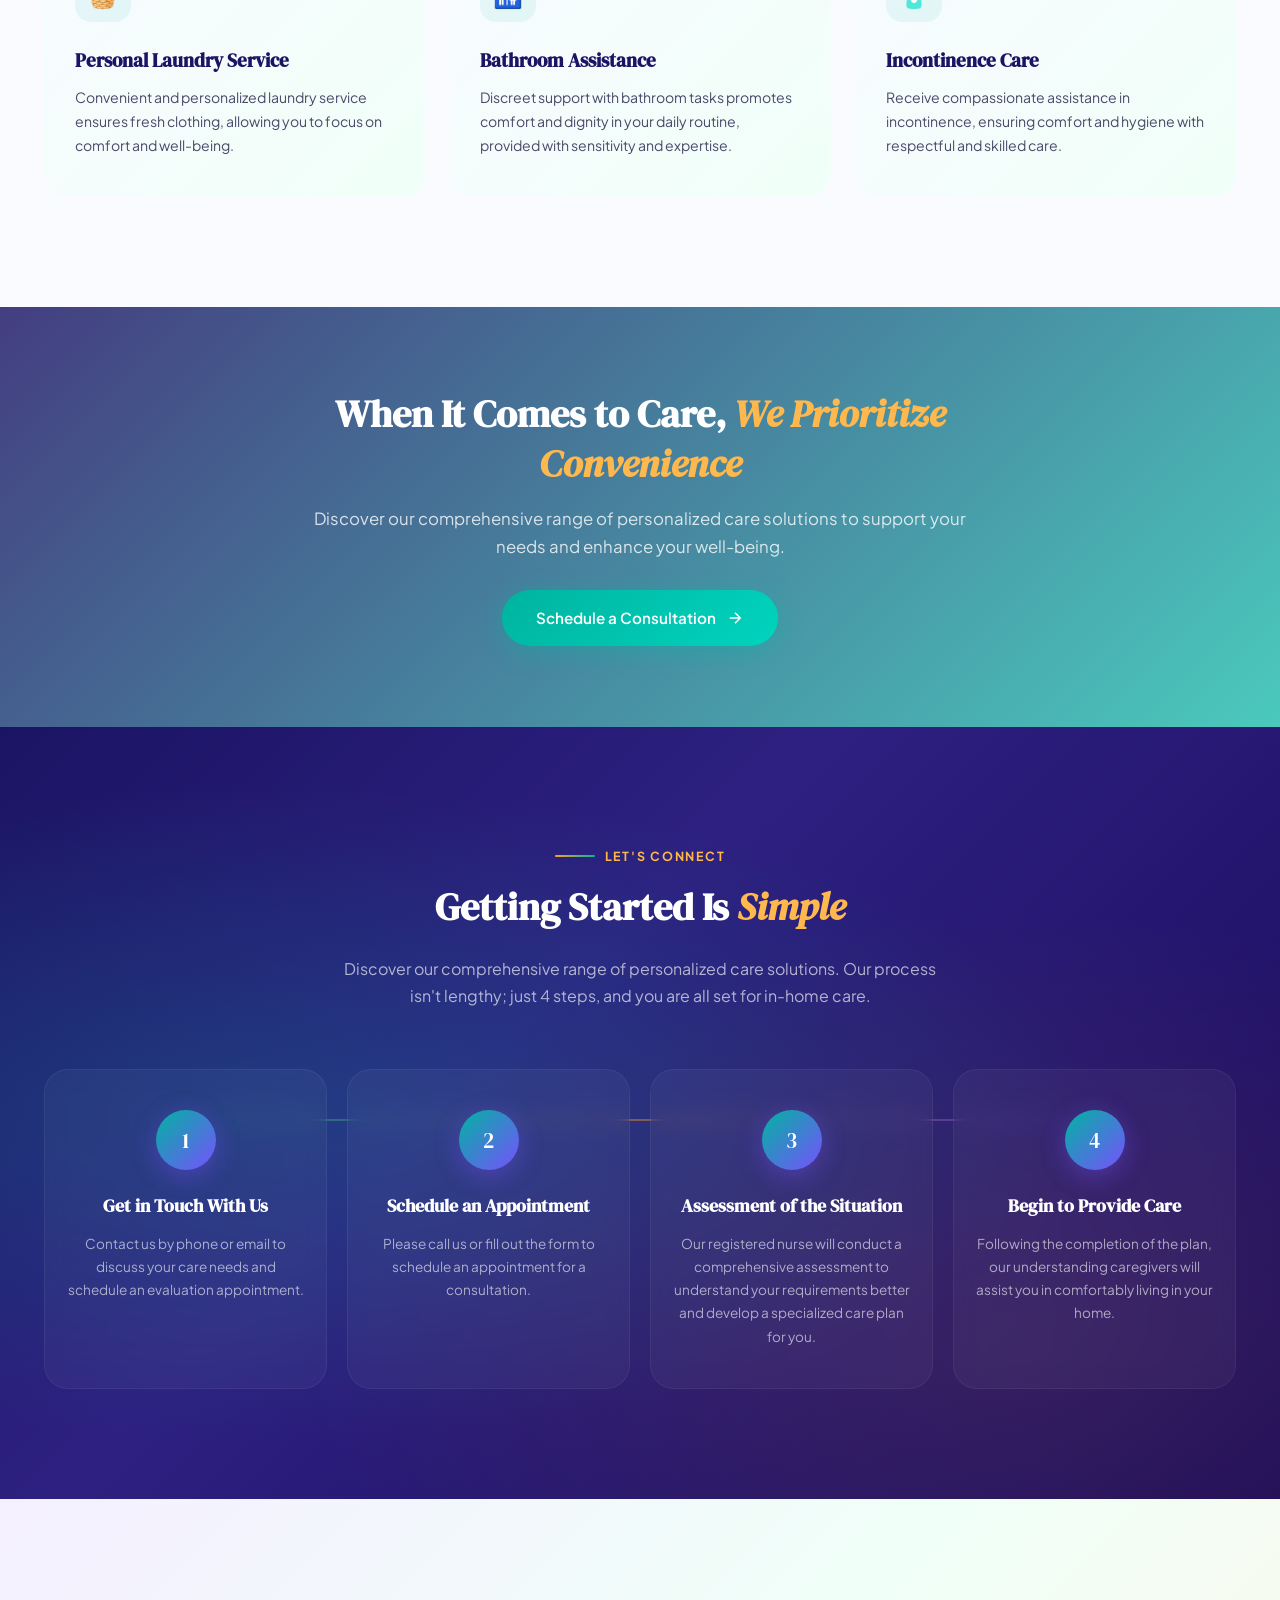
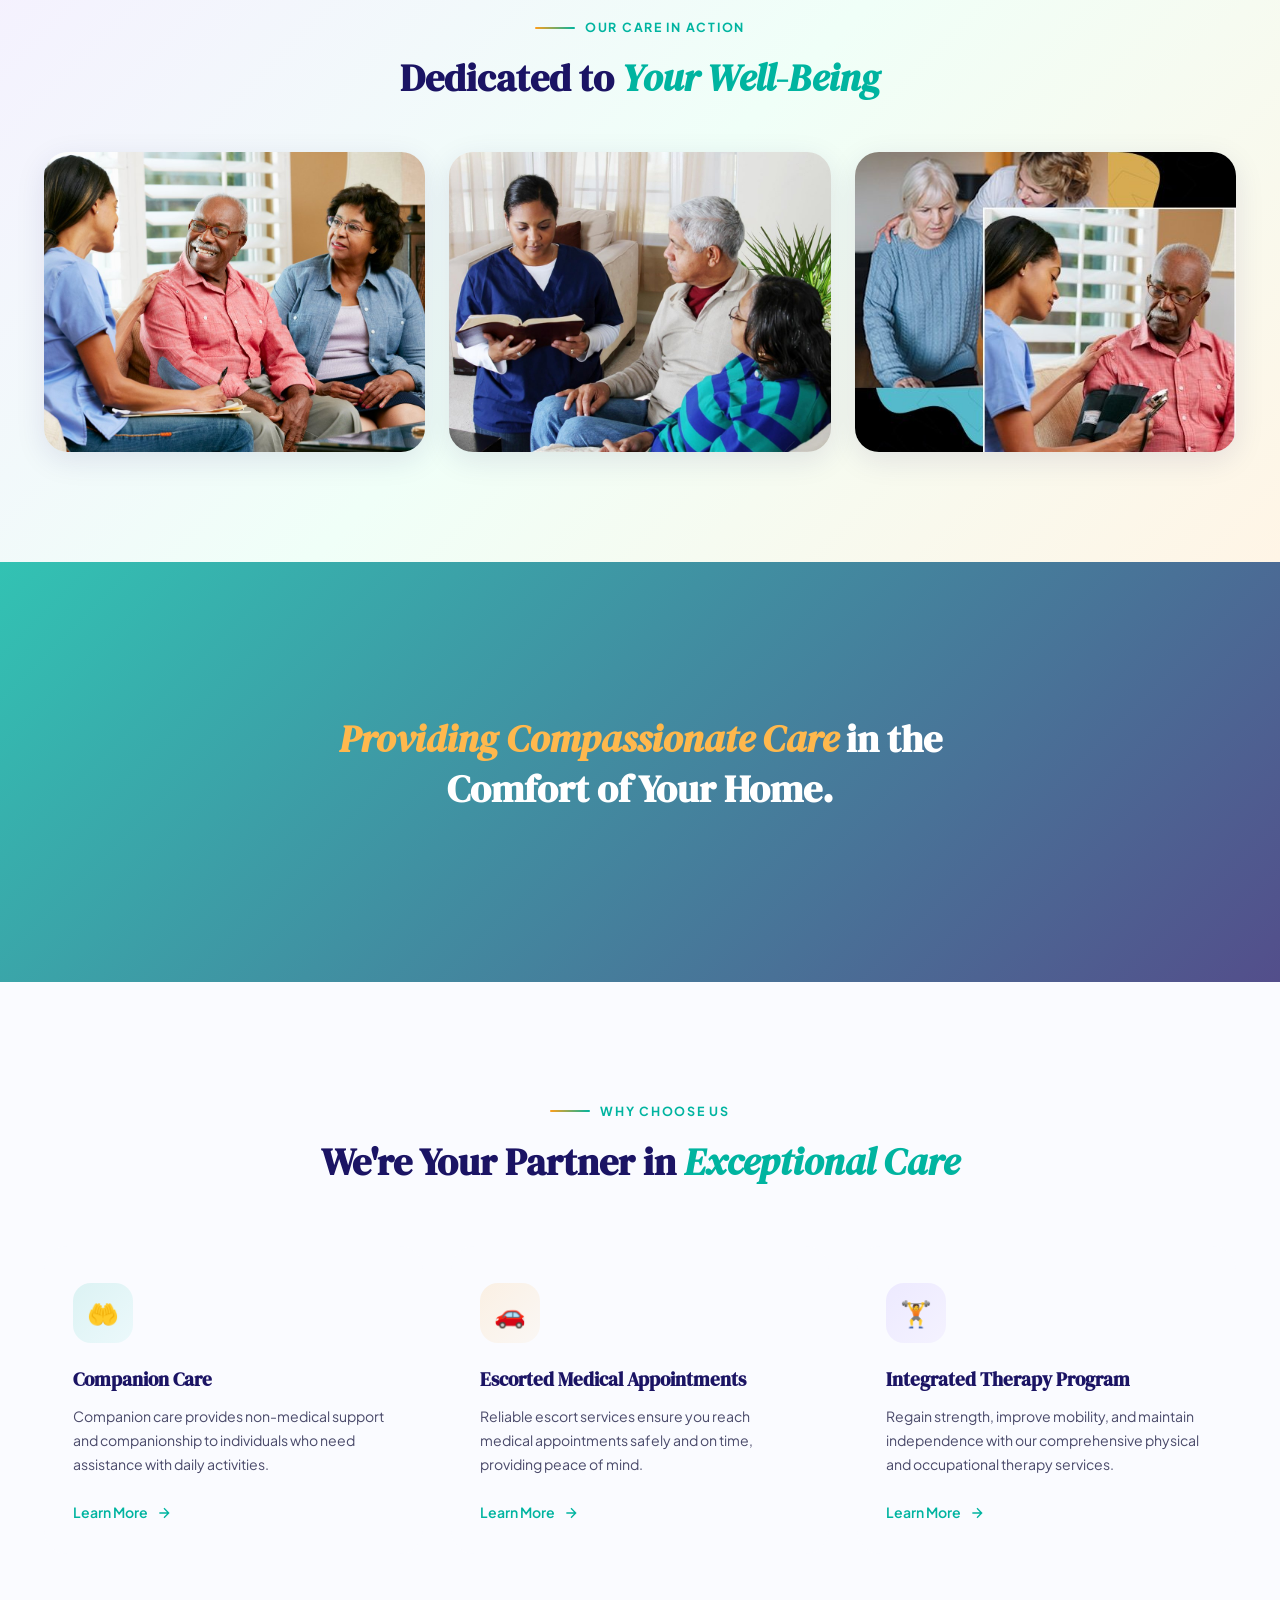
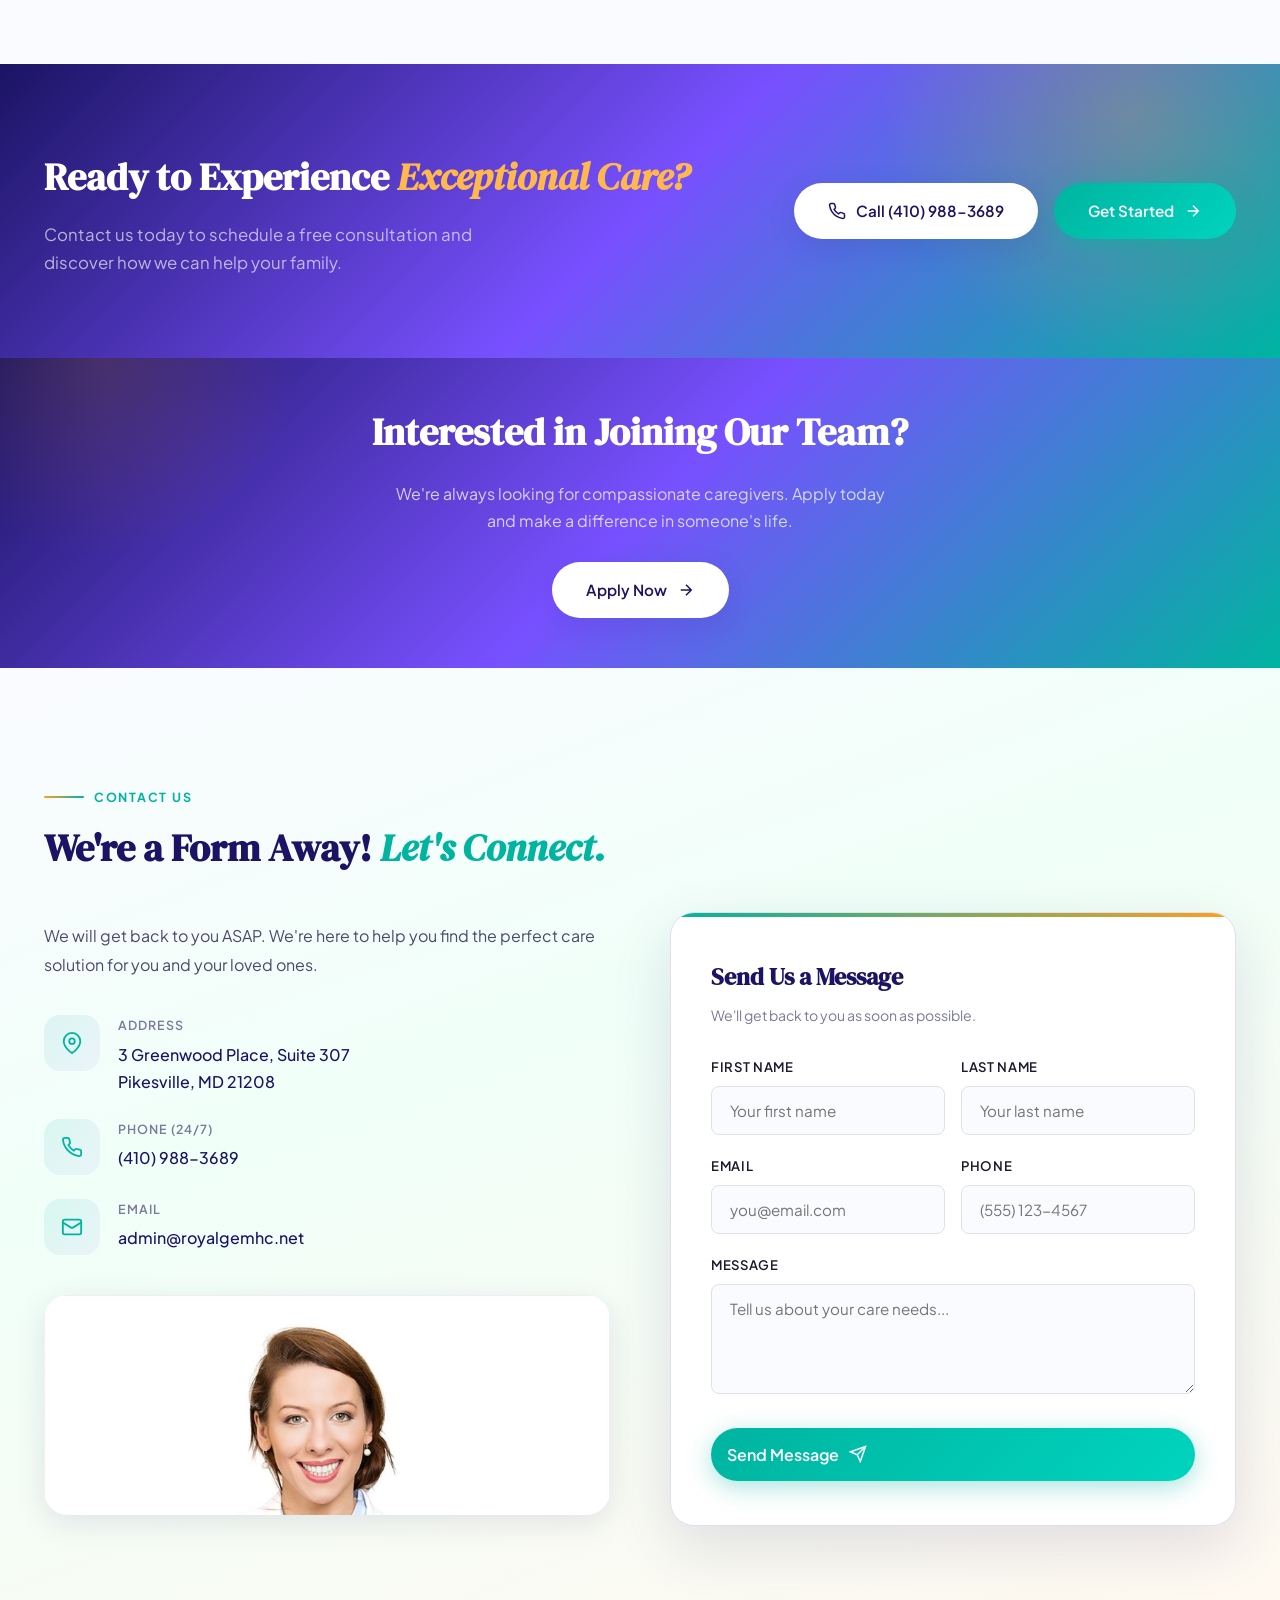
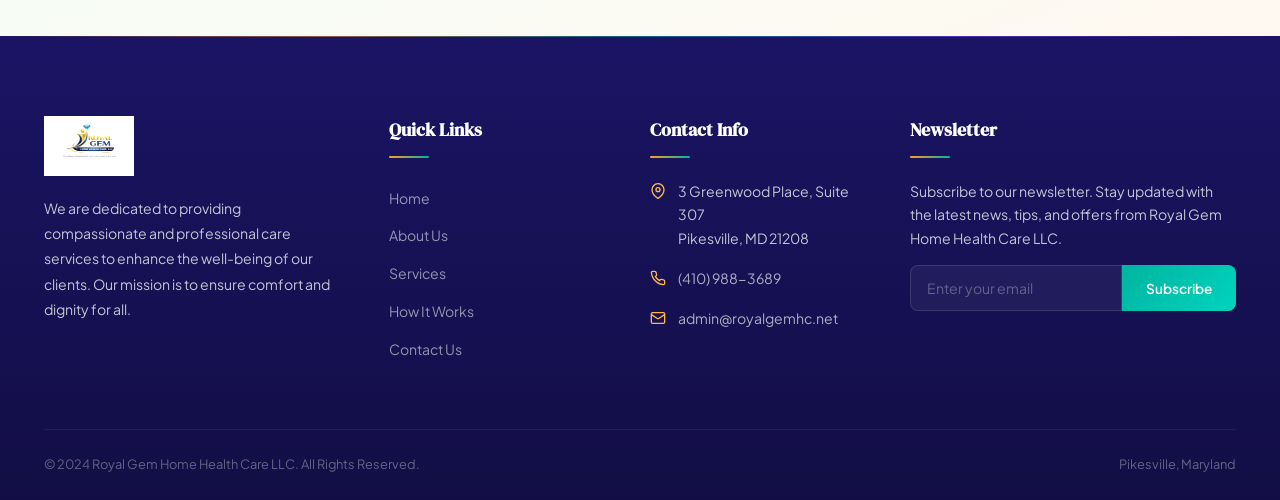
<file: index-11.html>
<!DOCTYPE html>
<html lang="en">
<head>
  <meta charset="UTF-8">
  <meta name="viewport" content="width=device-width, initial-scale=1.0">
  <title>Royal Gem Home Health Care LLC</title>
  <meta name="description" content="Royal Gem Home Health Care LLC offers personalized, compassionate in-home care services in Pikesville, Maryland.">
  <link rel="preconnect" href="https://fonts.googleapis.com">
  <link rel="preconnect" href="https://fonts.gstatic.com" crossorigin>
  <link href="https://fonts.googleapis.com/css2?family=DM+Serif+Display:ital@0;1&family=Plus+Jakarta+Sans:wght@300;400;500;600;700&display=swap" rel="stylesheet">
  <link rel="stylesheet" href="style.css">
  <style>.page-loader{animation:autoHide 0.5s ease 2.5s forwards}@keyframes autoHide{to{opacity:0;visibility:hidden;pointer-events:none}}</style>
</head>
<body>
  <div class="page-loader"><div class="loader-logo"><img src="logo-small.png" alt="Royal Gem" style="width:60px;height:auto;"></div><div class="loader-bar"><div class="loader-bar-fill"></div></div></div>

  <div class="topbar"><div class="container topbar-inner">
    <div class="topbar-item"><svg width="16" height="16" viewBox="0 0 24 24" fill="none" stroke="currentColor" stroke-width="2"><path d="M22 16.92v3a2 2 0 0 1-2.18 2 19.79 19.79 0 0 1-8.63-3.07 19.5 19.5 0 0 1-6-6 19.79 19.79 0 0 1-3.07-8.67A2 2 0 0 1 4.11 2h3a2 2 0 0 1 2 1.72c.127.96.361 1.903.7 2.81a2 2 0 0 1-.45 2.11L8.09 9.91a16 16 0 0 0 6 6l1.27-1.27a2 2 0 0 1 2.11-.45c.907.339 1.85.573 2.81.7A2 2 0 0 1 22 16.92z"/></svg> Call Us 24/7: <a href="tel:+14109883689">(410) 988-3689</a></div>
    <div class="topbar-item"><svg width="16" height="16" viewBox="0 0 24 24" fill="none" stroke="currentColor" stroke-width="2"><rect x="2" y="4" width="20" height="16" rx="2"/><path d="m22 7-8.97 5.7a1.94 1.94 0 0 1-2.06 0L2 7"/></svg> <a href="mailto:admin@royalgemhc.net">admin@royalgemhc.net</a></div>
  </div></div>

  <nav class="navbar" id="navbar"><div class="container navbar-inner">
    <a href="#home" class="logo"><img src="logo-small.png" alt="Royal Gem Home Health Care LLC" class="logo-img nav-logo"></a>
    <button class="menu-toggle" id="menuToggle" aria-label="Toggle navigation"><span></span><span></span><span></span></button>
    <div class="nav-links" id="navLinks">
      <a href="#home" class="active">Home</a><a href="#about">About</a><a href="#services">Services</a><a href="#process">How It Works</a><a href="apply.html">Apply Now</a><a href="#contact" class="nav-cta">Contact Us</a>
    </div>
  </div></nav>

  <section class="hero" id="home">
    <div class="hero-blob hero-blob-1"></div><div class="hero-blob hero-blob-2"></div><div class="hero-blob hero-blob-3"></div>
    <div class="container hero-grid">
      <div class="hero-content">
        <div class="hero-badge"><span class="hero-badge-dot"></span> Licensed &amp; Trusted Care</div>
        <h1>Compassionate Home Care for a <em>Brighter Tomorrow</em></h1>
        <p class="hero-desc">At Royal Gem Home Health Care, we stand out by offering personalized care plans and empathetic support, all aimed at helping you reach your optimal well-being.</p>
        <div class="hero-actions">
          <a href="#contact" class="btn btn-primary">Schedule a Consultation <svg width="18" height="18" viewBox="0 0 24 24" fill="none" stroke="currentColor" stroke-width="2"><path d="M5 12h14m-7-7 7 7-7 7"/></svg></a>
          <a href="#services" class="btn btn-outline">Our Services</a>
        </div>
      </div>
      <div class="hero-visual">
        <div class="hero-img-main"><img src="hero-consultation.jpg" alt="Caregiver consulting with elderly couple"><div class="hero-img-overlay"><h3>Pikesville, Maryland</h3><p>Serving families across the Baltimore metropolitan area</p></div></div>
        <div class="stat-float stat-float-1"><div class="icon-circle teal"><svg width="20" height="20" viewBox="0 0 24 24" fill="none" stroke="currentColor" stroke-width="2"><path d="M20.84 4.61a5.5 5.5 0 0 0-7.78 0L12 5.67l-1.06-1.06a5.5 5.5 0 0 0-7.78 7.78L12 21.23l8.84-8.84a5.5 5.5 0 0 0 0-7.78z"/></svg></div><div><div class="stat-label">Care Quality</div><div class="stat-value">Exceptional</div></div></div>
        <div class="stat-float stat-float-2"><div class="icon-circle gold"><svg width="20" height="20" viewBox="0 0 24 24" fill="none" stroke="currentColor" stroke-width="2"><path d="M17 21v-2a4 4 0 0 0-4-4H5a4 4 0 0 0-4 4v2"/><circle cx="9" cy="7" r="4"/><path d="M23 21v-2a4 4 0 0 0-3-3.87"/><path d="M16 3.13a4 4 0 0 1 0 7.75"/></svg></div><div><div class="stat-label">Available</div><div class="stat-value">24/7 Support</div></div></div>
      </div>
    </div>
  </section>

  <div class="trust-strip"><div class="marquee">
    <div class="marquee-item"><svg width="16" height="16" viewBox="0 0 24 24" fill="currentColor"><path d="M12 2l3.09 6.26L22 9.27l-5 4.87 1.18 6.88L12 17.77l-6.18 3.25L7 14.14 2 9.27l6.91-1.01L12 2z"/></svg> Licensed &amp; Insured</div>
    <div class="marquee-item"><svg width="16" height="16" viewBox="0 0 24 24" fill="currentColor"><path d="M12 2l3.09 6.26L22 9.27l-5 4.87 1.18 6.88L12 17.77l-6.18 3.25L7 14.14 2 9.27l6.91-1.01L12 2z"/></svg> Personalized Care Plans</div>
    <div class="marquee-item"><svg width="16" height="16" viewBox="0 0 24 24" fill="currentColor"><path d="M12 2l3.09 6.26L22 9.27l-5 4.87 1.18 6.88L12 17.77l-6.18 3.25L7 14.14 2 9.27l6.91-1.01L12 2z"/></svg> 24/7 Availability</div>
    <div class="marquee-item"><svg width="16" height="16" viewBox="0 0 24 24" fill="currentColor"><path d="M12 2l3.09 6.26L22 9.27l-5 4.87 1.18 6.88L12 17.77l-6.18 3.25L7 14.14 2 9.27l6.91-1.01L12 2z"/></svg> Skilled Nursing</div>
    <div class="marquee-item"><svg width="16" height="16" viewBox="0 0 24 24" fill="currentColor"><path d="M12 2l3.09 6.26L22 9.27l-5 4.87 1.18 6.88L12 17.77l-6.18 3.25L7 14.14 2 9.27l6.91-1.01L12 2z"/></svg> Companion Care</div>
    <div class="marquee-item"><svg width="16" height="16" viewBox="0 0 24 24" fill="currentColor"><path d="M12 2l3.09 6.26L22 9.27l-5 4.87 1.18 6.88L12 17.77l-6.18 3.25L7 14.14 2 9.27l6.91-1.01L12 2z"/></svg> Baltimore Metro Area</div>
    <div class="marquee-item"><svg width="16" height="16" viewBox="0 0 24 24" fill="currentColor"><path d="M12 2l3.09 6.26L22 9.27l-5 4.87 1.18 6.88L12 17.77l-6.18 3.25L7 14.14 2 9.27l6.91-1.01L12 2z"/></svg> Licensed &amp; Insured</div>
    <div class="marquee-item"><svg width="16" height="16" viewBox="0 0 24 24" fill="currentColor"><path d="M12 2l3.09 6.26L22 9.27l-5 4.87 1.18 6.88L12 17.77l-6.18 3.25L7 14.14 2 9.27l6.91-1.01L12 2z"/></svg> Personalized Care Plans</div>
    <div class="marquee-item"><svg width="16" height="16" viewBox="0 0 24 24" fill="currentColor"><path d="M12 2l3.09 6.26L22 9.27l-5 4.87 1.18 6.88L12 17.77l-6.18 3.25L7 14.14 2 9.27l6.91-1.01L12 2z"/></svg> 24/7 Availability</div>
    <div class="marquee-item"><svg width="16" height="16" viewBox="0 0 24 24" fill="currentColor"><path d="M12 2l3.09 6.26L22 9.27l-5 4.87 1.18 6.88L12 17.77l-6.18 3.25L7 14.14 2 9.27l6.91-1.01L12 2z"/></svg> Skilled Nursing</div>
    <div class="marquee-item"><svg width="16" height="16" viewBox="0 0 24 24" fill="currentColor"><path d="M12 2l3.09 6.26L22 9.27l-5 4.87 1.18 6.88L12 17.77l-6.18 3.25L7 14.14 2 9.27l6.91-1.01L12 2z"/></svg> Companion Care</div>
    <div class="marquee-item"><svg width="16" height="16" viewBox="0 0 24 24" fill="currentColor"><path d="M12 2l3.09 6.26L22 9.27l-5 4.87 1.18 6.88L12 17.77l-6.18 3.25L7 14.14 2 9.27l6.91-1.01L12 2z"/></svg> Baltimore Metro Area</div>
  </div></div>

  <section class="features-strip" id="features"><div class="container"><div class="features-grid stagger-children">
    <div class="feature-card reveal"><div class="feature-icon teal-bg">&#x1FA7A;</div><h3>Comprehensive and Integrated Care</h3><p>Our services cover a broad spectrum of needs, from skilled nursing to various forms of therapy.</p></div>
    <div class="feature-card reveal"><div class="feature-icon gold-bg">&#x1F4CB;</div><h3>Personalized Care Plans</h3><p>We recognize that each individual has unique needs and preferences.</p></div>
    <div class="feature-card reveal"><div class="feature-icon navy-bg">&#x1F49D;</div><h3>Highly Trained and Loving Staff</h3><p>Our highly trained professionals are dedicated to providing compassionate and respectful care.</p></div>
  </div></div></section>

  <section class="about" id="about"><div class="container about-grid">
    <div class="about-image reveal-left">
      <div class="about-img-main"><img src="about-banner.jpg" alt="Caregivers providing support"></div>
      <div class="about-img-accent"><div><span class="accent-number">24/7</span><span class="accent-text">Care &amp;<br>Support</span></div></div>
    </div>
    <div class="about-text">
      <div class="section-label">Who We Are</div>
      <h2 class="section-title reveal">We Empower Lives with <em>Affectionate and Comprehensive Care</em></h2>
      <p class="reveal">With a focus on tailored care plans and a holistic approach, we strive to meet the unique needs of each person we serve, ensuring they receive the highest standard of care in the comfort of their own home.</p>
      <ul class="about-checklist">
        <li class="reveal"><span class="check-icon"><svg width="14" height="14" viewBox="0 0 24 24" fill="none" stroke="currentColor" stroke-width="3"><path d="M20 6 9 17l-5-5"/></svg></span> At Royal Gem Home Health Care LLC, we prioritize compassionate and personalized care tailored to each individual's needs.</li>
        <li class="reveal"><span class="check-icon"><svg width="14" height="14" viewBox="0 0 24 24" fill="none" stroke="currentColor" stroke-width="3"><path d="M20 6 9 17l-5-5"/></svg></span> Our dedicated team of professionals brings expertise and empathy to every aspect of our services.</li>
        <li class="reveal"><span class="check-icon"><svg width="14" height="14" viewBox="0 0 24 24" fill="none" stroke="currentColor" stroke-width="3"><path d="M20 6 9 17l-5-5"/></svg></span> Our mission is to provide compassionate, supportive care for seniors in a positive setting, enhancing their quality of life through comprehensive and integrated healthcare solutions.</li>
      </ul>
      <a href="#contact" class="btn btn-primary reveal">Read More <svg width="18" height="18" viewBox="0 0 24 24" fill="none" stroke="currentColor" stroke-width="2"><path d="M5 12h14m-7-7 7 7-7 7"/></svg></a>
    </div>
  </div></section>

  <section class="stats-bar"><div class="container"><div class="stats-grid">
    <div class="stat-item reveal"><span class="stat-number"><span data-count="24" data-suffix="/7">0</span></span><span class="stat-desc">Care Availability</span></div>
    <div class="stat-item reveal"><span class="stat-number"><span data-count="100" data-suffix="%">0</span></span><span class="stat-desc">Personalized Plans</span></div>
    <div class="stat-item reveal"><span class="stat-number"><span data-count="50" data-suffix="+">0</span></span><span class="stat-desc">Trained Caregivers</span></div>
    <div class="stat-item reveal"><span class="stat-number"><span data-count="10" data-suffix="+">0</span></span><span class="stat-desc">Services Offered</span></div>
  </div></div></section>

  <section class="services" id="services"><div class="container">
    <div class="services-header"><div class="section-label">Our Services</div><h2 class="section-title reveal">Explore Our Tailored <em>Home Care Solutions</em></h2><p class="reveal">We specialize in providing in-home care for the elderly, ensuring they live comfortably and peacefully in familiar surroundings, surrounded by empathic support and tailored assistance from our dedicated professionals.</p></div>
    <div class="services-grid stagger-children">
      <div class="service-card reveal"><div class="service-icon-wrap"><span>&#x1F6C1;</span></div><h3>Bathing Assistance</h3><p>Receive dignified support for bathing, ensuring comfort and safety with compassionate assistance from our caregivers.</p></div>
      <div class="service-card reveal"><div class="service-icon-wrap"><span>&#x1F48A;</span></div><h3>Assistance with Medication</h3><p>Stay on track with medications under professional guidance, promoting health and well-being with our attentive support.</p></div>
      <div class="service-card reveal"><div class="service-icon-wrap"><span>&#x1F454;</span></div><h3>Dressing and Grooming</h3><p>Maintain personal hygiene and independence with assistance for dressing and grooming tasks, provided with care and respect.</p></div>
      <div class="service-card reveal"><div class="service-icon-wrap"><span>&#x1F9FA;</span></div><h3>Personal Laundry Service</h3><p>Convenient and personalized laundry service ensures fresh clothing, allowing you to focus on comfort and well-being.</p></div>
      <div class="service-card reveal"><div class="service-icon-wrap"><span>&#x1F6BB;</span></div><h3>Bathroom Assistance</h3><p>Discreet support with bathroom tasks promotes comfort and dignity in your daily routine, provided with sensitivity and expertise.</p></div>
      <div class="service-card reveal"><div class="service-icon-wrap"><span>&#x1F9F4;</span></div><h3>Incontinence Care</h3><p>Receive compassionate assistance in incontinence, ensuring comfort and hygiene with respectful and skilled care.</p></div>
    </div>
  </div></section>

  <section class="parallax-banner">
    <div class="parallax-bg" style="background-image:url('hero-consultation.jpg')"></div>
    <div class="parallax-overlay"></div>
    <div class="container parallax-content">
      <h2 class="reveal">When It Comes to Care, <em>We Prioritize Convenience</em></h2>
      <p class="reveal">Discover our comprehensive range of personalized care solutions to support your needs and enhance your well-being.</p>
      <a href="#contact" class="btn btn-primary reveal">Schedule a Consultation <svg width="18" height="18" viewBox="0 0 24 24" fill="none" stroke="currentColor" stroke-width="2"><path d="M5 12h14m-7-7 7 7-7 7"/></svg></a>
    </div>
  </section>

  <section class="process" id="process"><div class="container">
    <div class="process-header"><div class="section-label">Let's Connect</div><h2 class="section-title reveal">Getting Started Is <em>Simple</em></h2><p class="reveal">Discover our comprehensive range of personalized care solutions. Our process isn't lengthy; just 4 steps, and you are all set for in-home care.</p></div>
    <div class="steps-grid stagger-children">
      <div class="step-card reveal"><div class="step-number">1</div><h3>Get in Touch With Us</h3><p>Contact us by phone or email to discuss your care needs and schedule an evaluation appointment.</p></div>
      <div class="step-card reveal"><div class="step-number">2</div><h3>Schedule an Appointment</h3><p>Please call us or fill out the form to schedule an appointment for a consultation.</p></div>
      <div class="step-card reveal"><div class="step-number">3</div><h3>Assessment of the Situation</h3><p>Our registered nurse will conduct a comprehensive assessment to understand your requirements better and develop a specialized care plan for you.</p></div>
      <div class="step-card reveal"><div class="step-number">4</div><h3>Begin to Provide Care</h3><p>Following the completion of the plan, our understanding caregivers will assist you in comfortably living in your home.</p></div>
    </div>
  </div></section>

  <section class="gallery" id="gallery"><div class="container">
    <div class="gallery-header"><div class="section-label">Our Care in Action</div><h2 class="section-title reveal">Dedicated to <em>Your Well-Being</em></h2></div>
    <div class="gallery-grid stagger-children">
      <div class="gallery-item reveal"><img src="hero-consultation.jpg" alt="In-home consultation"><div class="gallery-overlay"><h4>Home Consultations</h4></div></div>
      <div class="gallery-item reveal"><img src="companion-care.jpg" alt="Companion care"><div class="gallery-overlay"><h4>Companion Care</h4></div></div>
      <div class="gallery-item reveal"><img src="about-collage.jpg" alt="Comprehensive services"><div class="gallery-overlay"><h4>Comprehensive Services</h4></div></div>
    </div>
  </div></section>

  <section class="parallax-banner parallax-banner-2">
    <div class="parallax-bg" style="background-image:url('companion-care.jpg')"></div>
    <div class="parallax-overlay"></div>
    <div class="container parallax-content">
      <h2 class="reveal"><em>Providing Compassionate Care</em> in the Comfort of Your Home.</h2>
    </div>
  </section>

  <section class="why-us"><div class="container">
    <div class="services-header"><div class="section-label">Why Choose Us</div><h2 class="section-title reveal">We're Your Partner in <em>Exceptional Care</em></h2></div>
    <div class="why-grid stagger-children">
      <div class="why-card reveal"><div class="why-card-header"><div class="why-emoji">&#x1F932;</div><h3>Companion Care</h3><p>Companion care provides non-medical support and companionship to individuals who need assistance with daily activities.</p></div><a href="#contact" class="why-card-link">Learn More <svg width="16" height="16" viewBox="0 0 24 24" fill="none" stroke="currentColor" stroke-width="2"><path d="M5 12h14m-7-7 7 7-7 7"/></svg></a></div>
      <div class="why-card reveal"><div class="why-card-header"><div class="why-emoji">&#x1F697;</div><h3>Escorted Medical Appointments</h3><p>Reliable escort services ensure you reach medical appointments safely and on time, providing peace of mind.</p></div><a href="#contact" class="why-card-link">Learn More <svg width="16" height="16" viewBox="0 0 24 24" fill="none" stroke="currentColor" stroke-width="2"><path d="M5 12h14m-7-7 7 7-7 7"/></svg></a></div>
      <div class="why-card reveal"><div class="why-card-header"><div class="why-emoji">&#x1F3CB;&#xFE0F;</div><h3>Integrated Therapy Program</h3><p>Regain strength, improve mobility, and maintain independence with our comprehensive physical and occupational therapy services.</p></div><a href="#contact" class="why-card-link">Learn More <svg width="16" height="16" viewBox="0 0 24 24" fill="none" stroke="currentColor" stroke-width="2"><path d="M5 12h14m-7-7 7 7-7 7"/></svg></a></div>
    </div>
  </div></section>

  <section class="cta-banner"><div class="container"><div class="cta-inner">
    <div class="cta-text"><h2 class="reveal">Ready to Experience <em style="color:#FFB84D;font-style:italic">Exceptional Care?</em></h2><p class="reveal">Contact us today to schedule a free consultation and discover how we can help your family.</p></div>
    <div class="cta-actions reveal">
      <a href="tel:+14109883689" class="btn btn-white"><svg width="18" height="18" viewBox="0 0 24 24" fill="none" stroke="currentColor" stroke-width="2"><path d="M22 16.92v3a2 2 0 0 1-2.18 2 19.79 19.79 0 0 1-8.63-3.07 19.5 19.5 0 0 1-6-6 19.79 19.79 0 0 1-3.07-8.67A2 2 0 0 1 4.11 2h3a2 2 0 0 1 2 1.72c.127.96.361 1.903.7 2.81a2 2 0 0 1-.45 2.11L8.09 9.91a16 16 0 0 0 6 6l1.27-1.27a2 2 0 0 1 2.11-.45c.907.339 1.85.573 2.81.7A2 2 0 0 1 22 16.92z"/></svg> Call (410) 988-3689</a>
      <a href="#contact" class="btn btn-primary" style="box-shadow:0 6px 24px rgba(0,180,160,0.5)">Get Started <svg width="18" height="18" viewBox="0 0 24 24" fill="none" stroke="currentColor" stroke-width="2"><path d="M5 12h14m-7-7 7 7-7 7"/></svg></a>
    </div>
  </div></div></section>

  <section class="apply-cta-strip"><div class="container" style="text-align:center;padding:50px 0;"><h2 class="section-title reveal" style="color:#fff;">Interested in Joining Our Team?</h2><p class="reveal" style="color:rgba(255,255,255,0.75);max-width:500px;margin:0 auto 28px;font-size:1rem;">We're always looking for compassionate caregivers. Apply today and make a difference in someone's life.</p><a href="apply.html" class="btn btn-white reveal" style="display:inline-flex;">Apply Now <svg width="18" height="18" viewBox="0 0 24 24" fill="none" stroke="currentColor" stroke-width="2"><path d="M5 12h14m-7-7 7 7-7 7"/></svg></a></div></section>
  <section class="contact" id="contact"><div class="container">
    <div class="section-label">Contact Us</div>
    <h2 class="section-title reveal">We're a Form Away! <em>Let's Connect.</em></h2>
    <div class="contact-wrapper" style="margin-top:40px;">
      <div class="contact-info reveal-left">
        <p>We will get back to you ASAP. We're here to help you find the perfect care solution for you and your loved ones.</p>
        <div class="contact-details">
          <div class="contact-item"><div class="contact-item-icon"><svg width="22" height="22" viewBox="0 0 24 24" fill="none" stroke="currentColor" stroke-width="2"><path d="M21 10c0 7-9 13-9 13s-9-6-9-13a9 9 0 1 1 18 0z"/><circle cx="12" cy="10" r="3"/></svg></div><div class="contact-item-text"><div class="ci-label">Address</div><div class="ci-value">3 Greenwood Place, Suite 307<br>Pikesville, MD 21208</div></div></div>
          <div class="contact-item"><div class="contact-item-icon"><svg width="22" height="22" viewBox="0 0 24 24" fill="none" stroke="currentColor" stroke-width="2"><path d="M22 16.92v3a2 2 0 0 1-2.18 2 19.79 19.79 0 0 1-8.63-3.07 19.5 19.5 0 0 1-6-6 19.79 19.79 0 0 1-3.07-8.67A2 2 0 0 1 4.11 2h3a2 2 0 0 1 2 1.72c.127.96.361 1.903.7 2.81a2 2 0 0 1-.45 2.11L8.09 9.91a16 16 0 0 0 6 6l1.27-1.27a2 2 0 0 1 2.11-.45c.907.339 1.85.573 2.81.7A2 2 0 0 1 22 16.92z"/></svg></div><div class="contact-item-text"><div class="ci-label">Phone (24/7)</div><div class="ci-value"><a href="tel:+14109883689">(410) 988-3689</a></div></div></div>
          <div class="contact-item"><div class="contact-item-icon"><svg width="22" height="22" viewBox="0 0 24 24" fill="none" stroke="currentColor" stroke-width="2"><rect x="2" y="4" width="20" height="16" rx="2"/><path d="m22 7-8.97 5.7a1.94 1.94 0 0 1-2.06 0L2 7"/></svg></div><div class="contact-item-text"><div class="ci-label">Email</div><div class="ci-value"><a href="mailto:admin@royalgemhc.net">admin@royalgemhc.net</a></div></div></div>
        </div>
        <div class="contact-nurse-img"><img src="contact-nurse.jpg" alt="Caring nurse"></div>
      </div>
      <div class="contact-form-card reveal-right">
        <h3>Send Us a Message</h3><p class="form-sub">We'll get back to you as soon as possible.</p>
        <form id="contactForm"><div id="formFields">
          <div class="form-row"><div class="form-group"><label for="fname">First Name</label><input type="text" id="fname" placeholder="Your first name" required></div><div class="form-group"><label for="lname">Last Name</label><input type="text" id="lname" placeholder="Your last name" required></div></div>
          <div class="form-row"><div class="form-group"><label for="email">Email</label><input type="email" id="email" placeholder="you@email.com" required></div><div class="form-group"><label for="phone">Phone</label><input type="tel" id="phone" placeholder="(555) 123-4567"></div></div>
          <div class="form-group"><label for="message">Message</label><textarea id="message" placeholder="Tell us about your care needs..." required></textarea></div>
          <button type="submit" class="btn btn-primary btn-submit">Send Message <svg width="18" height="18" viewBox="0 0 24 24" fill="none" stroke="currentColor" stroke-width="2"><path d="M22 2 11 13"/><path d="M22 2 15 22l-4-9-9-4z"/></svg></button>
        </div>
        <div class="form-success" id="formSuccess"><div class="form-success-icon"><svg width="36" height="36" viewBox="0 0 24 24" fill="none" stroke="currentColor" stroke-width="2"><path d="M20 6 9 17l-5-5"/></svg></div><h4>Message Sent!</h4><p>Thank you for reaching out. We'll contact you shortly.</p></div>
        </form>
      </div>
    </div>
  </div></section>

  <footer class="footer"><div class="container">
    <div class="footer-grid">
      <div><div class="logo" style="margin-bottom:20px;"><img src="logo-small.png" alt="Royal Gem Home Health Care LLC" class="logo-img footer-logo-img"></div><p class="footer-about-text">We are dedicated to providing compassionate and professional care services to enhance the well-being of our clients. Our mission is to ensure comfort and dignity for all.</p></div>
      <div><h4>Quick Links</h4><div class="footer-links"><a href="#home">Home</a><a href="#about">About Us</a><a href="#services">Services</a><a href="#process">How It Works</a><a href="#contact">Contact Us</a></div></div>
      <div><h4>Contact Info</h4>
        <div class="footer-contact-item"><svg width="16" height="16" viewBox="0 0 24 24" fill="none" stroke="currentColor" stroke-width="2"><path d="M21 10c0 7-9 13-9 13s-9-6-9-13a9 9 0 1 1 18 0z"/><circle cx="12" cy="10" r="3"/></svg><span>3 Greenwood Place, Suite 307<br>Pikesville, MD 21208</span></div>
        <div class="footer-contact-item"><svg width="16" height="16" viewBox="0 0 24 24" fill="none" stroke="currentColor" stroke-width="2"><path d="M22 16.92v3a2 2 0 0 1-2.18 2 19.79 19.79 0 0 1-8.63-3.07 19.5 19.5 0 0 1-6-6 19.79 19.79 0 0 1-3.07-8.67A2 2 0 0 1 4.11 2h3a2 2 0 0 1 2 1.72c.127.96.361 1.903.7 2.81a2 2 0 0 1-.45 2.11L8.09 9.91a16 16 0 0 0 6 6l1.27-1.27a2 2 0 0 1 2.11-.45c.907.339 1.85.573 2.81.7A2 2 0 0 1 22 16.92z"/></svg><a href="tel:+14109883689">(410) 988-3689</a></div>
        <div class="footer-contact-item"><svg width="16" height="16" viewBox="0 0 24 24" fill="none" stroke="currentColor" stroke-width="2"><rect x="2" y="4" width="20" height="16" rx="2"/><path d="m22 7-8.97 5.7a1.94 1.94 0 0 1-2.06 0L2 7"/></svg><a href="mailto:admin@royalgemhc.net">admin@royalgemhc.net</a></div>
      </div>
      <div><h4>Newsletter</h4><p style="font-size:0.88rem;margin-bottom:14px;">Subscribe to our newsletter. Stay updated with the latest news, tips, and offers from Royal Gem Home Health Care LLC.</p><div class="footer-newsletter-input"><input type="email" placeholder="Enter your email"><button>Subscribe</button></div></div>
    </div>
    <div class="footer-bottom"><span>&copy; 2024 Royal Gem Home Health Care LLC. All Rights Reserved.</span><span>Pikesville, Maryland</span></div>
  </div></footer>

  <button class="back-to-top" aria-label="Back to top"><svg width="20" height="20" viewBox="0 0 24 24" fill="none" stroke="currentColor" stroke-width="2.5"><path d="M18 15l-6-6-6 6"/></svg></button>

  <script src="main.js"></script>
</body>
</html>
</file>
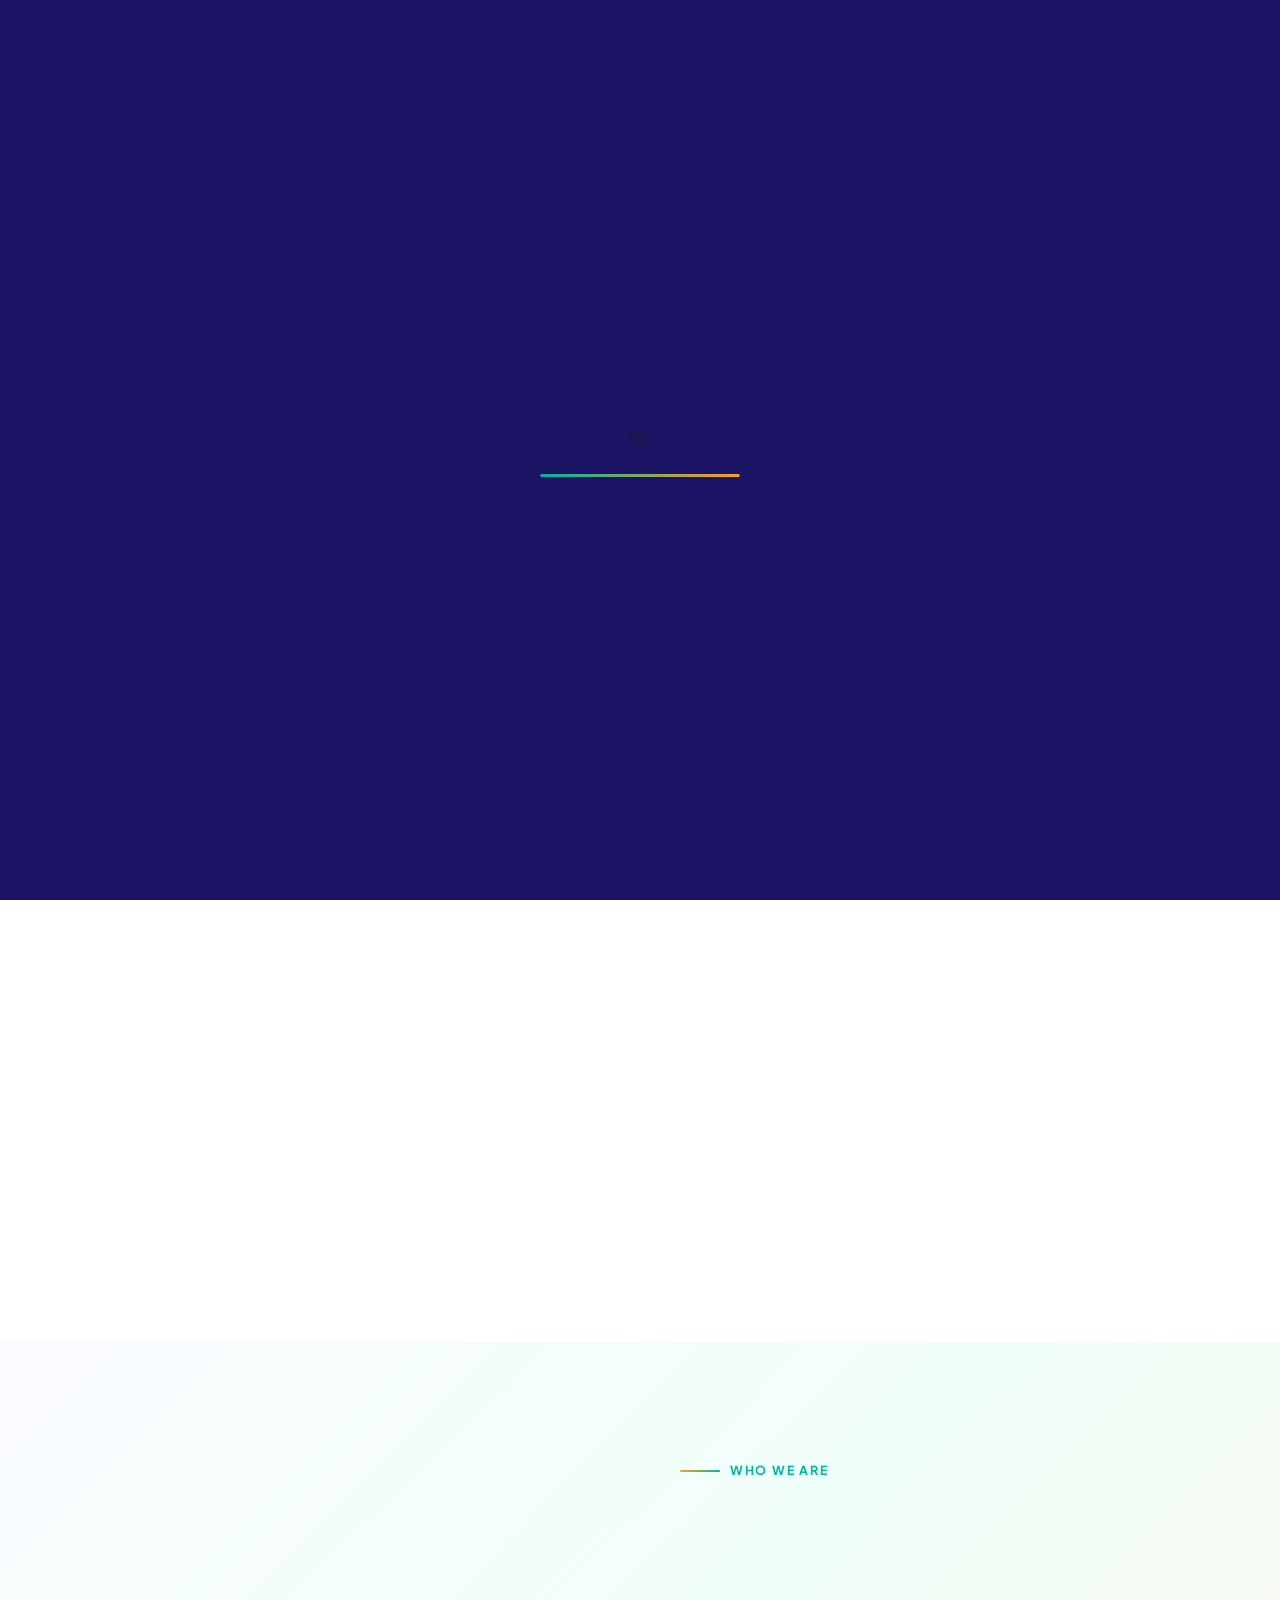
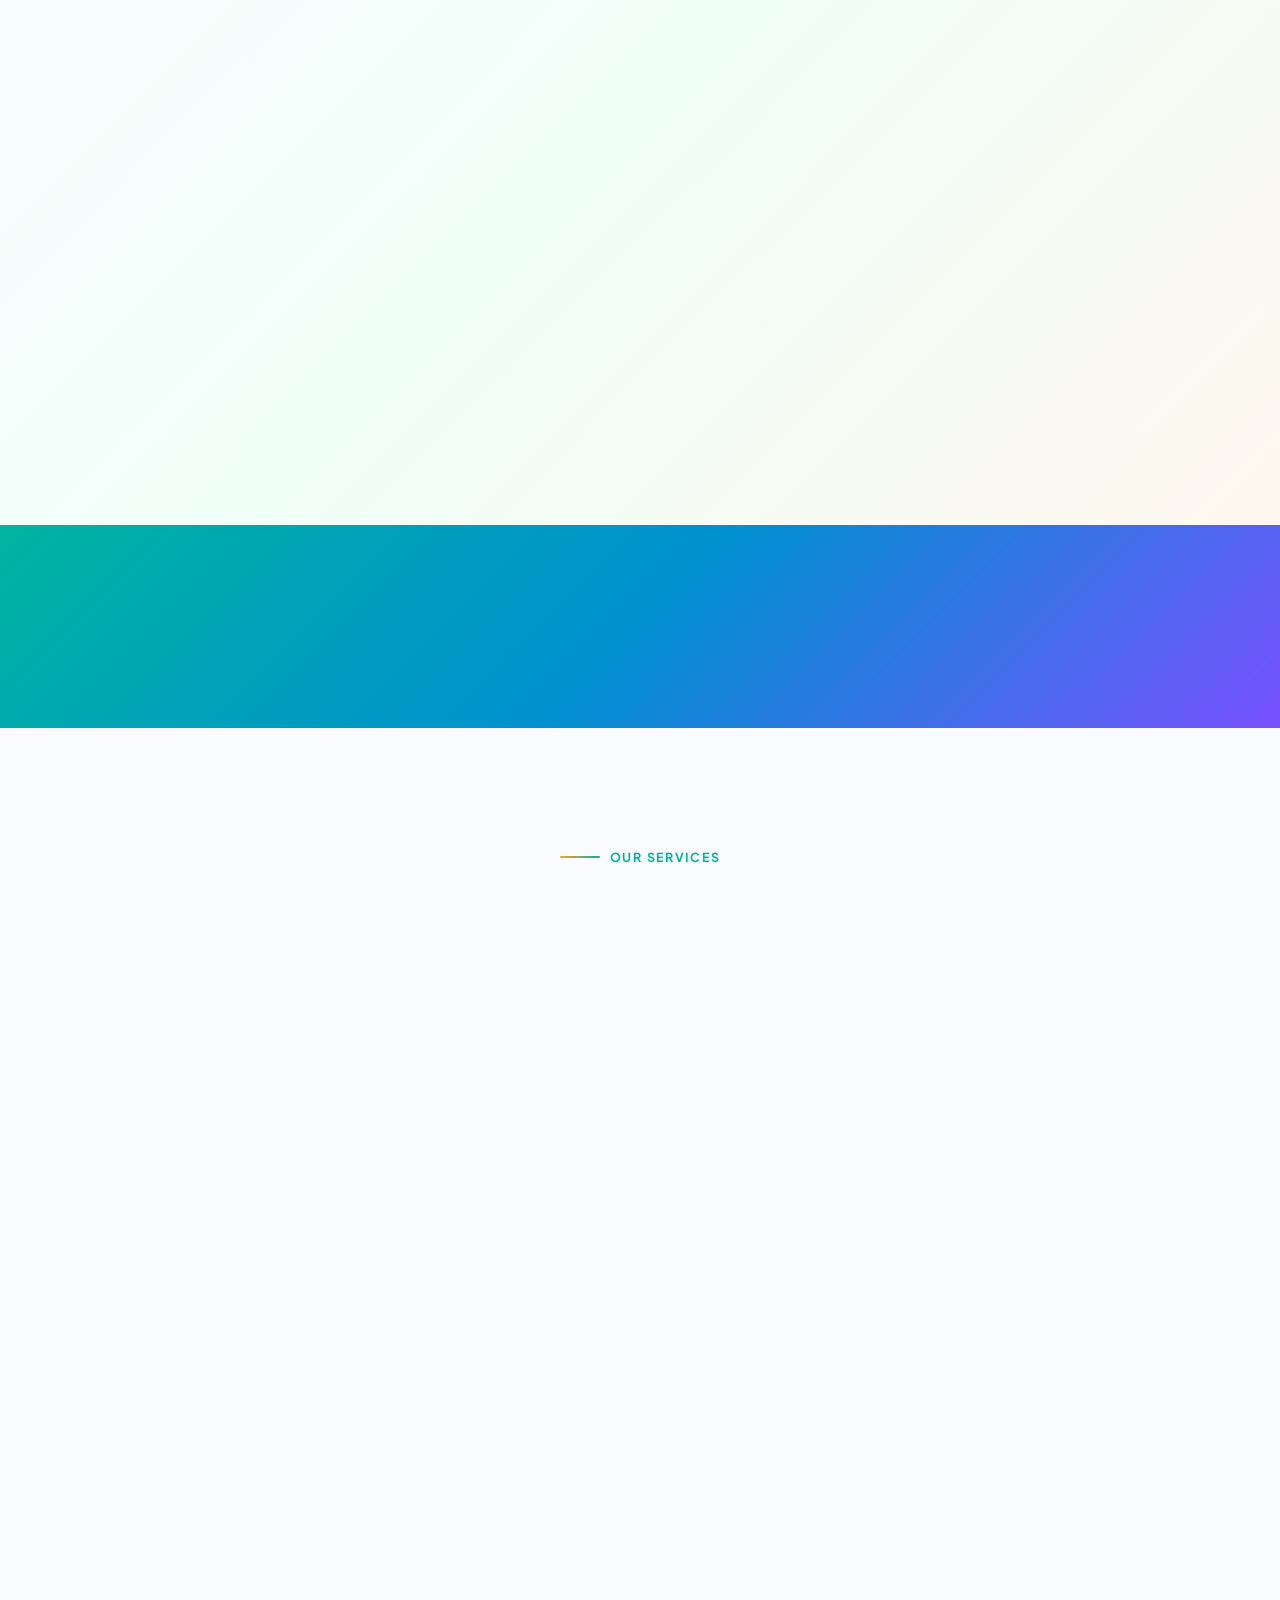
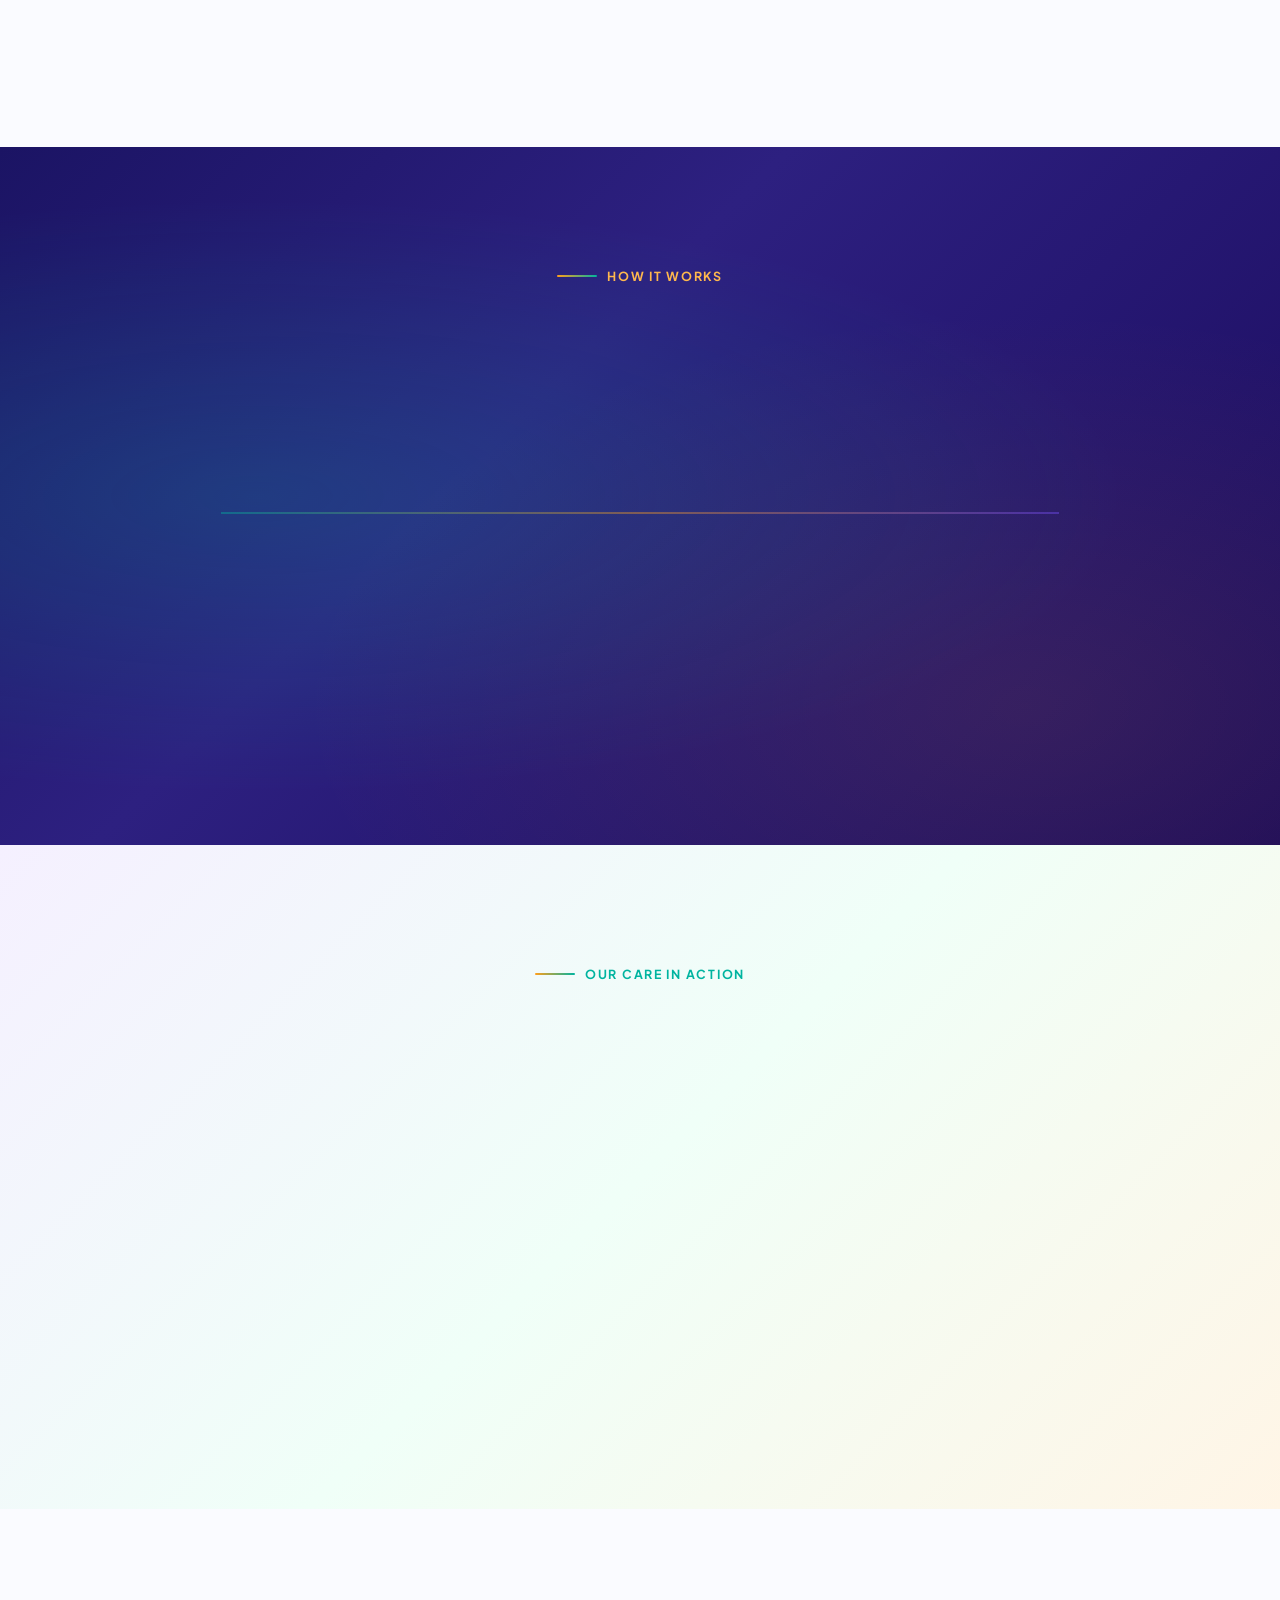
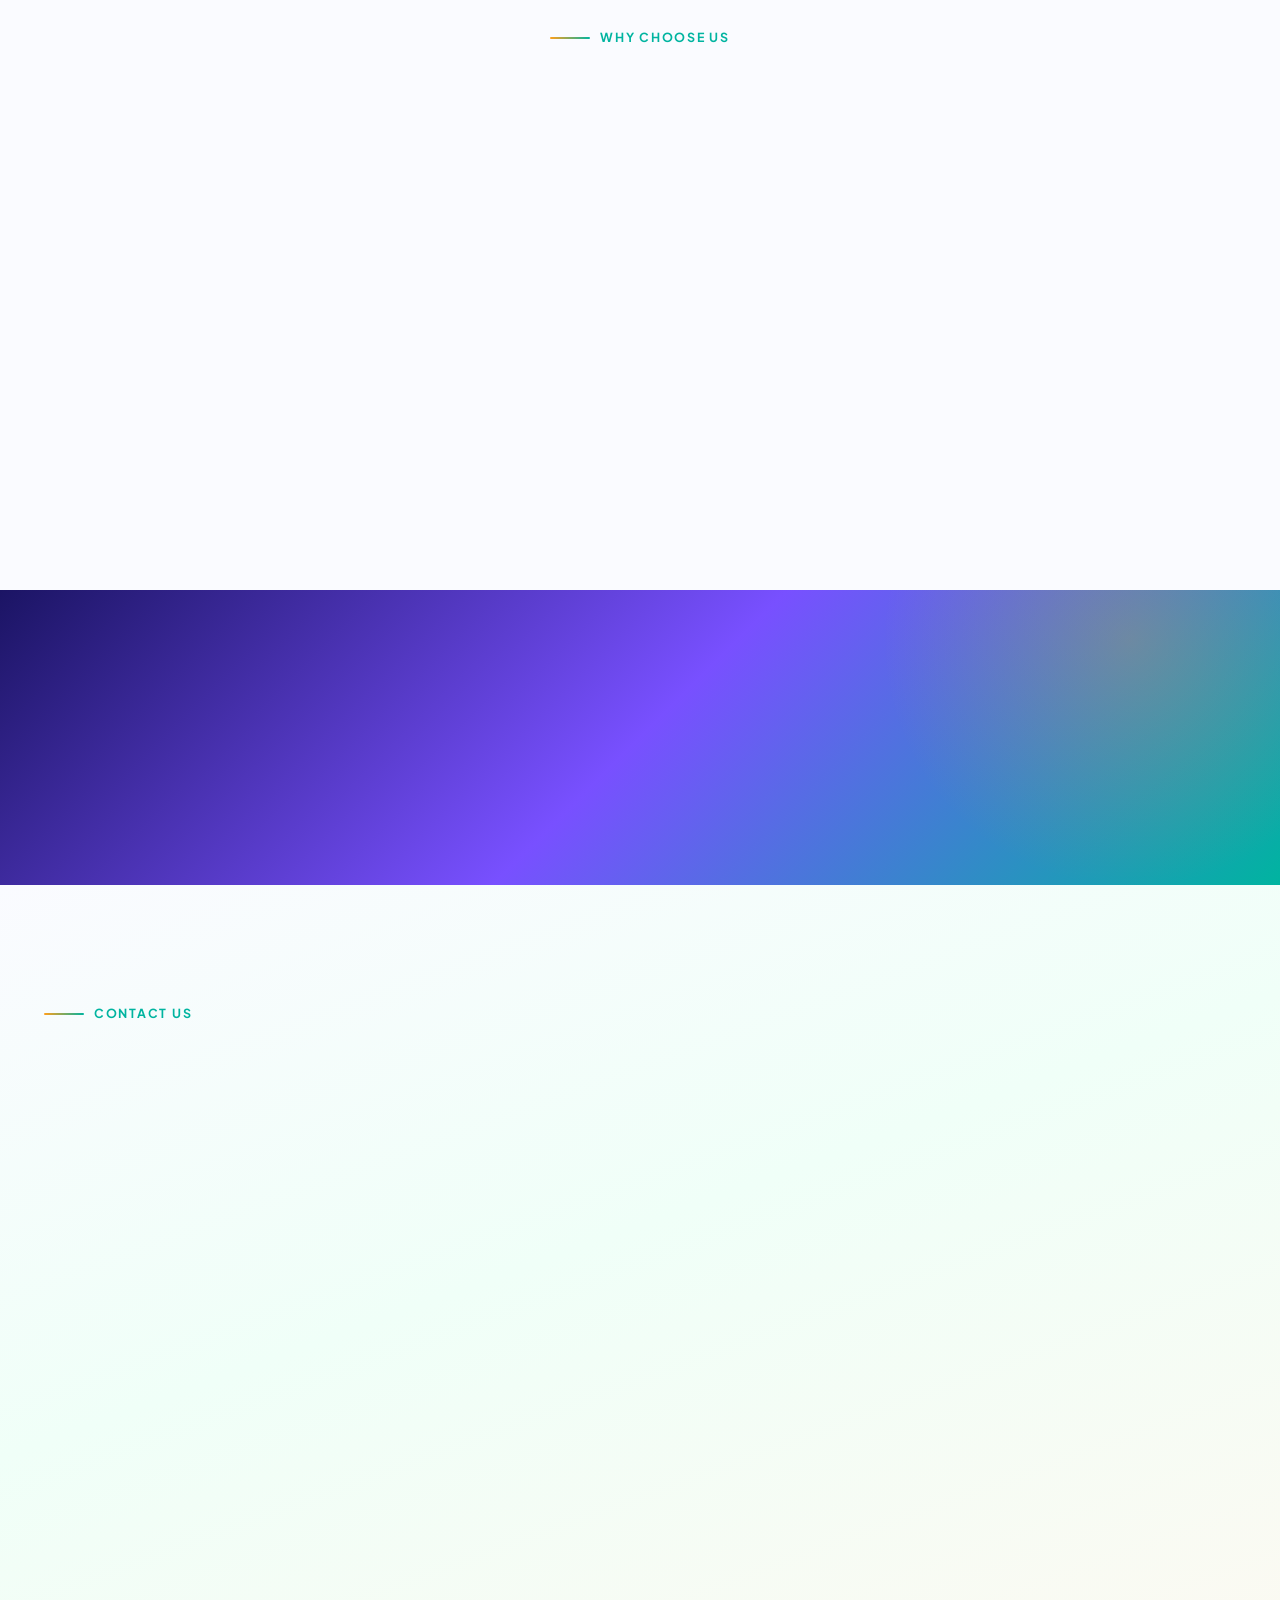
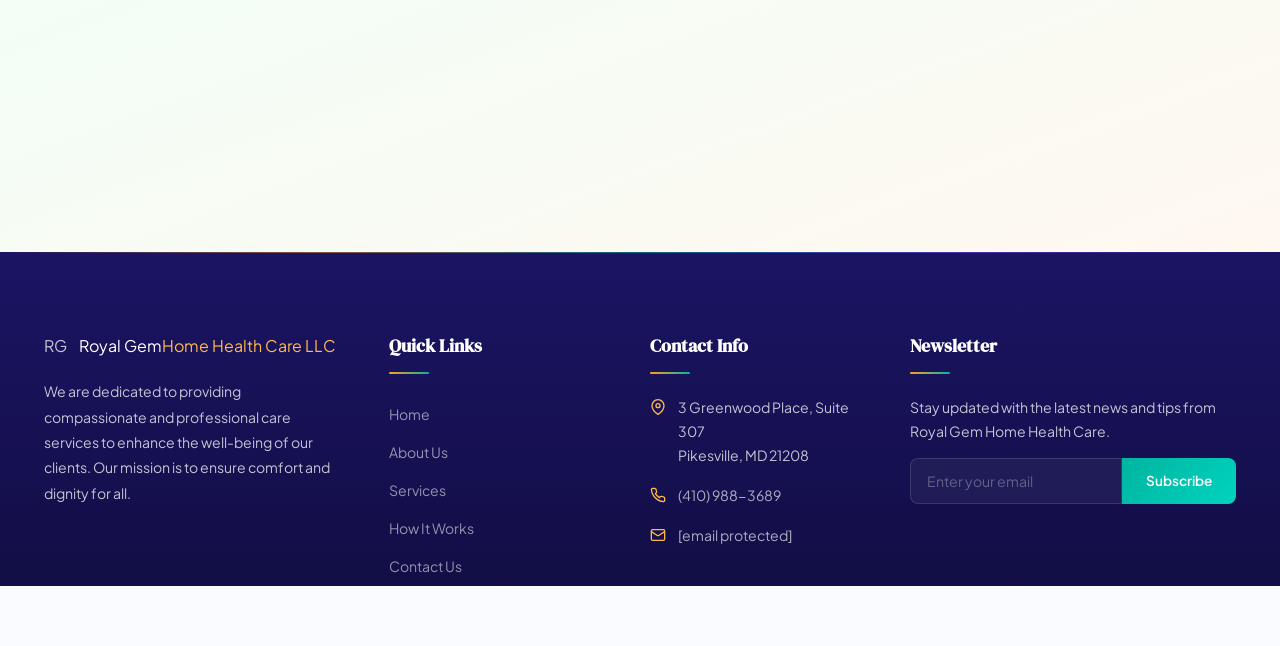
<file: index-6.html>
<!DOCTYPE html>
<html lang="en">
<head>
  <meta charset="UTF-8">
  <meta name="viewport" content="width=device-width, initial-scale=1.0">
  <title>Royal Gem Home Health Care LLC — Compassionate Home Care</title>
  <meta name="description" content="Royal Gem Home Health Care LLC offers personalized, compassionate in-home care services in Pikesville, Maryland. Serving families across the Baltimore metro area.">
  <link rel="preconnect" href="https://fonts.googleapis.com">
  <link rel="preconnect" href="https://fonts.gstatic.com" crossorigin>
  <link href="https://fonts.googleapis.com/css2?family=DM+Serif+Display:ital@0;1&family=Plus+Jakarta+Sans:wght@300;400;500;600;700&display=swap" rel="stylesheet">
  <link rel="stylesheet" href="style.css">
</head>
<body>
  <!-- PAGE LOADER -->
  <div class="page-loader"><div class="loader-logo">RG</div><div class="loader-bar"><div class="loader-bar-fill"></div></div></div>

  <!-- TOP BAR -->
  <div class="topbar"><div class="container topbar-inner">
    <div class="topbar-item"><svg width="16" height="16" viewBox="0 0 24 24" fill="none" stroke="currentColor" stroke-width="2"><path d="M22 16.92v3a2 2 0 0 1-2.18 2 19.79 19.79 0 0 1-8.63-3.07 19.5 19.5 0 0 1-6-6 19.79 19.79 0 0 1-3.07-8.67A2 2 0 0 1 4.11 2h3a2 2 0 0 1 2 1.72c.127.96.361 1.903.7 2.81a2 2 0 0 1-.45 2.11L8.09 9.91a16 16 0 0 0 6 6l1.27-1.27a2 2 0 0 1 2.11-.45c.907.339 1.85.573 2.81.7A2 2 0 0 1 22 16.92z"/></svg> Call Us 24/7: <a href="tel:+14109883689">(410) 988-3689</a></div>
    <div class="topbar-item"><svg width="16" height="16" viewBox="0 0 24 24" fill="none" stroke="currentColor" stroke-width="2"><rect x="2" y="4" width="20" height="16" rx="2"/><path d="m22 7-8.97 5.7a1.94 1.94 0 0 1-2.06 0L2 7"/></svg> <a href="/cdn-cgi/l/email-protection#9cfdf8f1f5f2dceef3e5fdf0fbf9f1f4ffb2f2f9e8"><span class="__cf_email__" data-cfemail="f49590999d9ab4869b8d95989391999c97da9a9180">[email&#160;protected]</span></a></div>
  </div></div>

  <!-- NAVBAR -->
  <nav class="navbar" id="navbar"><div class="container navbar-inner">
    <a href="#home" class="logo"><div class="logo-icon">RG</div><div class="logo-text">Royal Gem<span>Home Health Care LLC</span></div></a>
    <button class="menu-toggle" id="menuToggle" aria-label="Toggle navigation"><span></span><span></span><span></span></button>
    <div class="nav-links" id="navLinks">
      <a href="#home" class="active">Home</a><a href="#about">About</a><a href="#services">Services</a><a href="#process">How It Works</a><a href="#contact" class="nav-cta">Contact Us</a>
    </div>
  </div></nav>

  <!-- HERO -->
  <section class="hero" id="home">
    <div class="hero-blob hero-blob-1"></div><div class="hero-blob hero-blob-2"></div><div class="hero-blob hero-blob-3"></div>
    <div class="container hero-grid">
      <div class="hero-content">
        <div class="hero-badge"><span class="hero-badge-dot"></span> Licensed &amp; Trusted Care</div>
        <h1>Compassionate Home Care for a <em>Brighter Tomorrow</em></h1>
        <p class="hero-desc">At Royal Gem Home Health Care, we offer personalized care plans and empathetic support — all aimed at helping you or your loved ones reach optimal well-being in the comfort of home.</p>
        <div class="hero-actions">
          <a href="#contact" class="btn btn-primary">Schedule a Consultation <svg width="18" height="18" viewBox="0 0 24 24" fill="none" stroke="currentColor" stroke-width="2"><path d="M5 12h14m-7-7 7 7-7 7"/></svg></a>
          <a href="#services" class="btn btn-outline">Our Services</a>
        </div>
      </div>
      <div class="hero-visual">
        <div class="hero-img-main">
          <img src="hero-consultation.jpg" alt="Caregiver consulting with elderly couple at home">
          <div class="hero-img-overlay"><h3>Pikesville, Maryland</h3><p>Serving families across the Baltimore metropolitan area</p></div>
        </div>
        <div class="stat-float stat-float-1"><div class="icon-circle teal"><svg width="20" height="20" viewBox="0 0 24 24" fill="none" stroke="currentColor" stroke-width="2"><path d="M20.84 4.61a5.5 5.5 0 0 0-7.78 0L12 5.67l-1.06-1.06a5.5 5.5 0 0 0-7.78 7.78L12 21.23l8.84-8.84a5.5 5.5 0 0 0 0-7.78z"/></svg></div><div><div class="stat-label">Care Quality</div><div class="stat-value">Exceptional</div></div></div>
        <div class="stat-float stat-float-2"><div class="icon-circle gold"><svg width="20" height="20" viewBox="0 0 24 24" fill="none" stroke="currentColor" stroke-width="2"><path d="M17 21v-2a4 4 0 0 0-4-4H5a4 4 0 0 0-4 4v2"/><circle cx="9" cy="7" r="4"/><path d="M23 21v-2a4 4 0 0 0-3-3.87"/><path d="M16 3.13a4 4 0 0 1 0 7.75"/></svg></div><div><div class="stat-label">Available</div><div class="stat-value">24/7 Support</div></div></div>
      </div>
    </div>
  </section>

  <!-- TRUST MARQUEE -->
  <div class="trust-strip"><div class="marquee">
    <div class="marquee-item"><svg width="16" height="16" viewBox="0 0 24 24" fill="currentColor"><path d="M12 2l3.09 6.26L22 9.27l-5 4.87 1.18 6.88L12 17.77l-6.18 3.25L7 14.14 2 9.27l6.91-1.01L12 2z"/></svg> Licensed &amp; Insured</div>
    <div class="marquee-item"><svg width="16" height="16" viewBox="0 0 24 24" fill="currentColor"><path d="M12 2l3.09 6.26L22 9.27l-5 4.87 1.18 6.88L12 17.77l-6.18 3.25L7 14.14 2 9.27l6.91-1.01L12 2z"/></svg> Personalized Care Plans</div>
    <div class="marquee-item"><svg width="16" height="16" viewBox="0 0 24 24" fill="currentColor"><path d="M12 2l3.09 6.26L22 9.27l-5 4.87 1.18 6.88L12 17.77l-6.18 3.25L7 14.14 2 9.27l6.91-1.01L12 2z"/></svg> 24/7 Availability</div>
    <div class="marquee-item"><svg width="16" height="16" viewBox="0 0 24 24" fill="currentColor"><path d="M12 2l3.09 6.26L22 9.27l-5 4.87 1.18 6.88L12 17.77l-6.18 3.25L7 14.14 2 9.27l6.91-1.01L12 2z"/></svg> Skilled Nursing</div>
    <div class="marquee-item"><svg width="16" height="16" viewBox="0 0 24 24" fill="currentColor"><path d="M12 2l3.09 6.26L22 9.27l-5 4.87 1.18 6.88L12 17.77l-6.18 3.25L7 14.14 2 9.27l6.91-1.01L12 2z"/></svg> Companion Care</div>
    <div class="marquee-item"><svg width="16" height="16" viewBox="0 0 24 24" fill="currentColor"><path d="M12 2l3.09 6.26L22 9.27l-5 4.87 1.18 6.88L12 17.77l-6.18 3.25L7 14.14 2 9.27l6.91-1.01L12 2z"/></svg> Baltimore Metro Area</div>
    <div class="marquee-item"><svg width="16" height="16" viewBox="0 0 24 24" fill="currentColor"><path d="M12 2l3.09 6.26L22 9.27l-5 4.87 1.18 6.88L12 17.77l-6.18 3.25L7 14.14 2 9.27l6.91-1.01L12 2z"/></svg> Licensed &amp; Insured</div>
    <div class="marquee-item"><svg width="16" height="16" viewBox="0 0 24 24" fill="currentColor"><path d="M12 2l3.09 6.26L22 9.27l-5 4.87 1.18 6.88L12 17.77l-6.18 3.25L7 14.14 2 9.27l6.91-1.01L12 2z"/></svg> Personalized Care Plans</div>
    <div class="marquee-item"><svg width="16" height="16" viewBox="0 0 24 24" fill="currentColor"><path d="M12 2l3.09 6.26L22 9.27l-5 4.87 1.18 6.88L12 17.77l-6.18 3.25L7 14.14 2 9.27l6.91-1.01L12 2z"/></svg> 24/7 Availability</div>
    <div class="marquee-item"><svg width="16" height="16" viewBox="0 0 24 24" fill="currentColor"><path d="M12 2l3.09 6.26L22 9.27l-5 4.87 1.18 6.88L12 17.77l-6.18 3.25L7 14.14 2 9.27l6.91-1.01L12 2z"/></svg> Skilled Nursing</div>
    <div class="marquee-item"><svg width="16" height="16" viewBox="0 0 24 24" fill="currentColor"><path d="M12 2l3.09 6.26L22 9.27l-5 4.87 1.18 6.88L12 17.77l-6.18 3.25L7 14.14 2 9.27l6.91-1.01L12 2z"/></svg> Companion Care</div>
    <div class="marquee-item"><svg width="16" height="16" viewBox="0 0 24 24" fill="currentColor"><path d="M12 2l3.09 6.26L22 9.27l-5 4.87 1.18 6.88L12 17.77l-6.18 3.25L7 14.14 2 9.27l6.91-1.01L12 2z"/></svg> Baltimore Metro Area</div>
  </div></div>

  <!-- FEATURES -->
  <section class="features-strip" id="features"><div class="container"><div class="features-grid stagger-children">
    <div class="feature-card reveal"><div class="feature-icon teal-bg">🩺</div><h3>Comprehensive Care</h3><p>Our services cover a broad spectrum of needs, from skilled nursing to various forms of therapy — all coordinated for your well-being.</p></div>
    <div class="feature-card reveal"><div class="feature-icon gold-bg">📋</div><h3>Personalized Plans</h3><p>We recognize that each individual has unique needs. Every care plan is custom-tailored by our registered nurses to fit your lifestyle.</p></div>
    <div class="feature-card reveal"><div class="feature-icon navy-bg">💝</div><h3>Compassionate Staff</h3><p>Our highly trained professionals are dedicated to providing respectful, warm, and knowledgeable care every single day.</p></div>
  </div></div></section>

  <!-- ABOUT -->
  <section class="about" id="about"><div class="container about-grid">
    <div class="about-image reveal-left">
      <div class="about-img-main"><img src="about-banner.jpg" alt="Caregivers providing support to elderly patients"></div>
      <div class="about-img-accent"><div><span class="accent-number">24/7</span><span class="accent-text">Care &amp;<br>Support</span></div></div>
    </div>
    <div class="about-text">
      <div class="section-label">Who We Are</div>
      <h2 class="section-title reveal">Empowering Lives with <em>Affectionate &amp; Comprehensive Care</em></h2>
      <p class="reveal">With a focus on tailored care plans and a holistic approach, we strive to meet the unique needs of each person we serve — ensuring they receive the highest standard of care in the comfort of their own home.</p>
      <ul class="about-checklist">
        <li class="reveal"><span class="check-icon"><svg width="14" height="14" viewBox="0 0 24 24" fill="none" stroke="currentColor" stroke-width="3"><path d="M20 6 9 17l-5-5"/></svg></span> Compassionate and personalized care tailored to each individual's needs</li>
        <li class="reveal"><span class="check-icon"><svg width="14" height="14" viewBox="0 0 24 24" fill="none" stroke="currentColor" stroke-width="3"><path d="M20 6 9 17l-5-5"/></svg></span> Dedicated team bringing expertise and empathy to every interaction</li>
        <li class="reveal"><span class="check-icon"><svg width="14" height="14" viewBox="0 0 24 24" fill="none" stroke="currentColor" stroke-width="3"><path d="M20 6 9 17l-5-5"/></svg></span> Enhancing quality of life through integrated healthcare solutions</li>
      </ul>
      <a href="#contact" class="btn btn-primary reveal">Learn More About Us <svg width="18" height="18" viewBox="0 0 24 24" fill="none" stroke="currentColor" stroke-width="2"><path d="M5 12h14m-7-7 7 7-7 7"/></svg></a>
    </div>
  </div></section>

  <!-- STATS BAR -->
  <section class="stats-bar"><div class="container"><div class="stats-grid">
    <div class="stat-item reveal"><span class="stat-number"><span data-count="24" data-suffix="/7">0</span></span><span class="stat-desc">Care Availability</span></div>
    <div class="stat-item reveal"><span class="stat-number"><span data-count="100" data-suffix="%">0</span></span><span class="stat-desc">Personalized Plans</span></div>
    <div class="stat-item reveal"><span class="stat-number"><span data-count="50" data-suffix="+">0</span></span><span class="stat-desc">Trained Caregivers</span></div>
    <div class="stat-item reveal"><span class="stat-number"><span data-count="10" data-suffix="+">0</span></span><span class="stat-desc">Services Offered</span></div>
  </div></div></section>

  <!-- SERVICES -->
  <section class="services" id="services"><div class="container">
    <div class="services-header"><div class="section-label">Our Services</div><h2 class="section-title reveal">Tailored <em>Home Care Solutions</em></h2><p class="reveal">We specialize in providing in-home care for the elderly, ensuring they live comfortably in familiar surroundings with empathic support and tailored assistance.</p></div>
    <div class="services-grid stagger-children">
      <div class="service-card reveal"><div class="service-icon-wrap"><span>🛁</span></div><h3>Bathing Assistance</h3><p>Receive dignified support for bathing, ensuring comfort and safety with compassionate assistance from our caregivers.</p></div>
      <div class="service-card reveal"><div class="service-icon-wrap"><span>💊</span></div><h3>Medication Assistance</h3><p>Stay on track with medications under professional guidance, promoting health and well-being with attentive support.</p></div>
      <div class="service-card reveal"><div class="service-icon-wrap"><span>👔</span></div><h3>Dressing &amp; Grooming</h3><p>Maintain personal hygiene and independence with assistance for dressing and grooming, provided with care and respect.</p></div>
      <div class="service-card reveal"><div class="service-icon-wrap"><span>🧺</span></div><h3>Personal Laundry Service</h3><p>Convenient and personalized laundry service ensures fresh clothing, allowing you to focus on comfort and well-being.</p></div>
      <div class="service-card reveal"><div class="service-icon-wrap"><span>🤝</span></div><h3>Companion Care</h3><p>Non-medical support and companionship for individuals who need assistance with daily activities and social engagement.</p></div>
      <div class="service-card reveal"><div class="service-icon-wrap"><span>🏥</span></div><h3>Escorted Appointments</h3><p>Reliable escort services ensure you reach medical appointments safely and on time, providing total peace of mind.</p></div>
    </div>
  </div></section>

  <!-- PROCESS -->
  <section class="process" id="process"><div class="container">
    <div class="process-header"><div class="section-label">How It Works</div><h2 class="section-title reveal">Getting Started Is <em>Simple</em></h2><p class="reveal">Just four steps and you're all set for compassionate, professional in-home care.</p></div>
    <div class="steps-grid stagger-children">
      <div class="step-card reveal"><div class="step-number">1</div><h3>Get in Touch</h3><p>Contact us by phone or email to discuss your care needs and schedule an evaluation.</p></div>
      <div class="step-card reveal"><div class="step-number">2</div><h3>Schedule a Consultation</h3><p>Call us or fill out the form to set up a personalized consultation appointment.</p></div>
      <div class="step-card reveal"><div class="step-number">3</div><h3>Comprehensive Assessment</h3><p>Our registered nurse conducts a thorough assessment to develop a specialized care plan.</p></div>
      <div class="step-card reveal"><div class="step-number">4</div><h3>Begin Your Care</h3><p>Our compassionate caregivers assist you in living comfortably in your own home.</p></div>
    </div>
  </div></section>

  <!-- GALLERY -->
  <section class="gallery" id="gallery"><div class="container">
    <div class="gallery-header"><div class="section-label">Our Care in Action</div><h2 class="section-title reveal">Dedicated to <em>Your Well-Being</em></h2></div>
    <div class="gallery-grid stagger-children">
      <div class="gallery-item reveal"><img src="hero-consultation.jpg" alt="In-home consultation"><div class="gallery-overlay"><h4>Home Consultations</h4></div></div>
      <div class="gallery-item reveal"><img src="companion-care.jpg" alt="Companion care reading"><div class="gallery-overlay"><h4>Companion Care</h4></div></div>
      <div class="gallery-item reveal"><img src="about-collage.jpg" alt="Comprehensive services"><div class="gallery-overlay"><h4>Comprehensive Services</h4></div></div>
    </div>
  </div></section>

  <!-- WHY CHOOSE US -->
  <section class="why-us"><div class="container">
    <div class="services-header"><div class="section-label">Why Choose Us</div><h2 class="section-title reveal">Your Partner in <em>Exceptional Care</em></h2></div>
    <div class="why-grid stagger-children">
      <div class="why-card reveal"><div class="why-card-header"><div class="why-emoji">🤲</div><h3>Companion Care</h3><p>Non-medical support and companionship to individuals who need assistance with daily activities, offering emotional connection and joy.</p></div><a href="#contact" class="why-card-link">Learn More <svg width="16" height="16" viewBox="0 0 24 24" fill="none" stroke="currentColor" stroke-width="2"><path d="M5 12h14m-7-7 7 7-7 7"/></svg></a></div>
      <div class="why-card reveal"><div class="why-card-header"><div class="why-emoji">🚗</div><h3>Escorted Medical Appointments</h3><p>Reliable escort services ensure you reach medical appointments safely and on time, providing total peace of mind for families.</p></div><a href="#contact" class="why-card-link">Learn More <svg width="16" height="16" viewBox="0 0 24 24" fill="none" stroke="currentColor" stroke-width="2"><path d="M5 12h14m-7-7 7 7-7 7"/></svg></a></div>
      <div class="why-card reveal"><div class="why-card-header"><div class="why-emoji">🏋️</div><h3>Integrated Therapy Program</h3><p>Regain strength, improve mobility, and maintain independence with our comprehensive physical and occupational therapy services.</p></div><a href="#contact" class="why-card-link">Learn More <svg width="16" height="16" viewBox="0 0 24 24" fill="none" stroke="currentColor" stroke-width="2"><path d="M5 12h14m-7-7 7 7-7 7"/></svg></a></div>
    </div>
  </div></section>

  <!-- CTA BANNER -->
  <section class="cta-banner"><div class="container"><div class="cta-inner">
    <div class="cta-text"><h2 class="reveal">Ready to Experience <em style="color:#FFB84D;font-style:italic">Exceptional Care?</em></h2><p class="reveal">Contact us today to schedule a free consultation and discover how we can help your family.</p></div>
    <div class="cta-actions reveal">
      <a href="tel:+14109883689" class="btn btn-white"><svg width="18" height="18" viewBox="0 0 24 24" fill="none" stroke="currentColor" stroke-width="2"><path d="M22 16.92v3a2 2 0 0 1-2.18 2 19.79 19.79 0 0 1-8.63-3.07 19.5 19.5 0 0 1-6-6 19.79 19.79 0 0 1-3.07-8.67A2 2 0 0 1 4.11 2h3a2 2 0 0 1 2 1.72c.127.96.361 1.903.7 2.81a2 2 0 0 1-.45 2.11L8.09 9.91a16 16 0 0 0 6 6l1.27-1.27a2 2 0 0 1 2.11-.45c.907.339 1.85.573 2.81.7A2 2 0 0 1 22 16.92z"/></svg> Call (410) 988-3689</a>
      <a href="#contact" class="btn btn-primary" style="box-shadow:0 6px 24px rgba(26,107,90,0.5)">Get Started <svg width="18" height="18" viewBox="0 0 24 24" fill="none" stroke="currentColor" stroke-width="2"><path d="M5 12h14m-7-7 7 7-7 7"/></svg></a>
    </div>
  </div></div></section>

  <!-- CONTACT -->
  <section class="contact" id="contact"><div class="container">
    <div class="section-label">Contact Us</div>
    <h2 class="section-title reveal">Ready to Get Started? <em>Let's Talk.</em></h2>
    <div class="contact-wrapper" style="margin-top:40px;">
      <div class="contact-info reveal-left">
        <p>We're here to help you find the perfect care solution. Reach out today and our team will get back to you as soon as possible.</p>
        <div class="contact-details">
          <div class="contact-item"><div class="contact-item-icon"><svg width="22" height="22" viewBox="0 0 24 24" fill="none" stroke="currentColor" stroke-width="2"><path d="M21 10c0 7-9 13-9 13s-9-6-9-13a9 9 0 1 1 18 0z"/><circle cx="12" cy="10" r="3"/></svg></div><div class="contact-item-text"><div class="ci-label">Address</div><div class="ci-value">3 Greenwood Place, Suite 307<br>Pikesville, MD 21208</div></div></div>
          <div class="contact-item"><div class="contact-item-icon"><svg width="22" height="22" viewBox="0 0 24 24" fill="none" stroke="currentColor" stroke-width="2"><path d="M22 16.92v3a2 2 0 0 1-2.18 2 19.79 19.79 0 0 1-8.63-3.07 19.5 19.5 0 0 1-6-6 19.79 19.79 0 0 1-3.07-8.67A2 2 0 0 1 4.11 2h3a2 2 0 0 1 2 1.72c.127.96.361 1.903.7 2.81a2 2 0 0 1-.45 2.11L8.09 9.91a16 16 0 0 0 6 6l1.27-1.27a2 2 0 0 1 2.11-.45c.907.339 1.85.573 2.81.7A2 2 0 0 1 22 16.92z"/></svg></div><div class="contact-item-text"><div class="ci-label">Phone (24/7)</div><div class="ci-value"><a href="tel:+14109883689">(410) 988-3689</a></div></div></div>
          <div class="contact-item"><div class="contact-item-icon"><svg width="22" height="22" viewBox="0 0 24 24" fill="none" stroke="currentColor" stroke-width="2"><rect x="2" y="4" width="20" height="16" rx="2"/><path d="m22 7-8.97 5.7a1.94 1.94 0 0 1-2.06 0L2 7"/></svg></div><div class="contact-item-text"><div class="ci-label">Email</div><div class="ci-value"><a href="/cdn-cgi/l/email-protection#452421282c2b05372a3c24292220282d266b2b2031"><span class="__cf_email__" data-cfemail="5d3c393034331d2f32243c313a3830353e73333829">[email&#160;protected]</span></a></div></div></div>
        </div>
        <div class="contact-nurse-img"><img src="contact-nurse.jpg" alt="Caring nurse"></div>
      </div>
      <div class="contact-form-card reveal-right">
        <h3>Send Us a Message</h3><p class="form-sub">We'll get back to you as soon as possible.</p>
        <form id="contactForm"><div id="formFields">
          <div class="form-row"><div class="form-group"><label for="fname">First Name</label><input type="text" id="fname" placeholder="Your first name" required></div><div class="form-group"><label for="lname">Last Name</label><input type="text" id="lname" placeholder="Your last name" required></div></div>
          <div class="form-row"><div class="form-group"><label for="email">Email</label><input type="email" id="email" placeholder="you@email.com" required></div><div class="form-group"><label for="phone">Phone</label><input type="tel" id="phone" placeholder="(555) 123-4567"></div></div>
          <div class="form-group"><label for="message">Message</label><textarea id="message" placeholder="Tell us about your care needs..." required></textarea></div>
          <button type="submit" class="btn btn-primary btn-submit">Send Message <svg width="18" height="18" viewBox="0 0 24 24" fill="none" stroke="currentColor" stroke-width="2"><path d="M22 2 11 13"/><path d="M22 2 15 22l-4-9-9-4z"/></svg></button>
        </div>
        <div class="form-success" id="formSuccess"><div class="form-success-icon"><svg width="36" height="36" viewBox="0 0 24 24" fill="none" stroke="currentColor" stroke-width="2"><path d="M20 6 9 17l-5-5"/></svg></div><h4>Message Sent!</h4><p>Thank you for reaching out. We'll contact you shortly.</p></div>
        </form>
      </div>
    </div>
  </div></section>

  <!-- FOOTER -->
  <footer class="footer"><div class="container">
    <div class="footer-grid">
      <div><div class="logo" style="margin-bottom:20px;"><div class="logo-icon">RG</div><div class="logo-text" style="color:#fff;">Royal Gem<span style="color:#FFB84D;">Home Health Care LLC</span></div></div><p class="footer-about-text">We are dedicated to providing compassionate and professional care services to enhance the well-being of our clients. Our mission is to ensure comfort and dignity for all.</p></div>
      <div><h4>Quick Links</h4><div class="footer-links"><a href="#home">Home</a><a href="#about">About Us</a><a href="#services">Services</a><a href="#process">How It Works</a><a href="#contact">Contact Us</a></div></div>
      <div><h4>Contact Info</h4>
        <div class="footer-contact-item"><svg width="16" height="16" viewBox="0 0 24 24" fill="none" stroke="currentColor" stroke-width="2"><path d="M21 10c0 7-9 13-9 13s-9-6-9-13a9 9 0 1 1 18 0z"/><circle cx="12" cy="10" r="3"/></svg><span>3 Greenwood Place, Suite 307<br>Pikesville, MD 21208</span></div>
        <div class="footer-contact-item"><svg width="16" height="16" viewBox="0 0 24 24" fill="none" stroke="currentColor" stroke-width="2"><path d="M22 16.92v3a2 2 0 0 1-2.18 2 19.79 19.79 0 0 1-8.63-3.07 19.5 19.5 0 0 1-6-6 19.79 19.79 0 0 1-3.07-8.67A2 2 0 0 1 4.11 2h3a2 2 0 0 1 2 1.72c.127.96.361 1.903.7 2.81a2 2 0 0 1-.45 2.11L8.09 9.91a16 16 0 0 0 6 6l1.27-1.27a2 2 0 0 1 2.11-.45c.907.339 1.85.573 2.81.7A2 2 0 0 1 22 16.92z"/></svg><a href="tel:+14109883689">(410) 988-3689</a></div>
        <div class="footer-contact-item"><svg width="16" height="16" viewBox="0 0 24 24" fill="none" stroke="currentColor" stroke-width="2"><rect x="2" y="4" width="20" height="16" rx="2"/><path d="m22 7-8.97 5.7a1.94 1.94 0 0 1-2.06 0L2 7"/></svg><a href="/cdn-cgi/l/email-protection#c9a8ada4a0a789bba6b0a8a5aeaca4a1aae7a7acbd"><span class="__cf_email__" data-cfemail="d0b1b4bdb9be90a2bfa9b1bcb7b5bdb8b3febeb5a4">[email&#160;protected]</span></a></div>
      </div>
      <div><h4>Newsletter</h4><p style="font-size:0.88rem;margin-bottom:14px;">Stay updated with the latest news and tips from Royal Gem Home Health Care.</p><div class="footer-newsletter-input"><input type="email" placeholder="Enter your email"><button>Subscribe</button></div></div>
    </div>
    <div class="footer-bottom
</file>
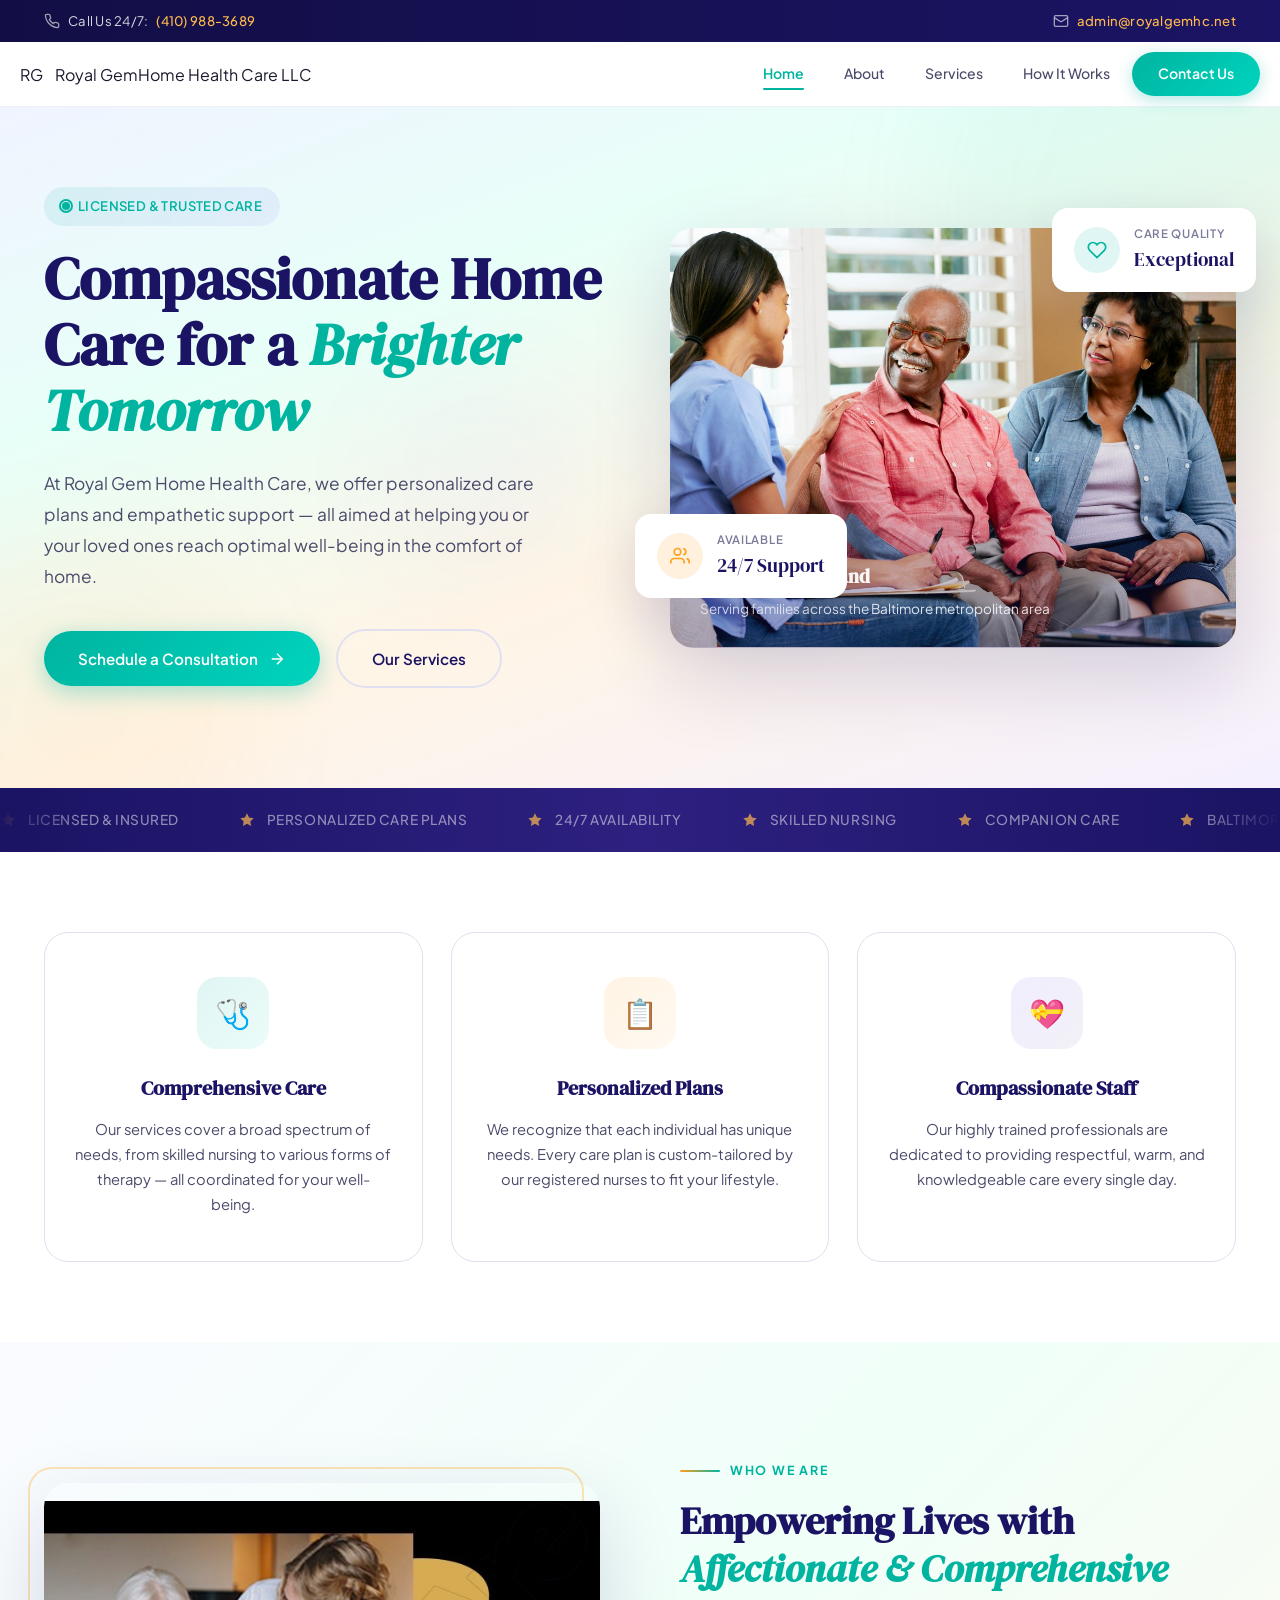
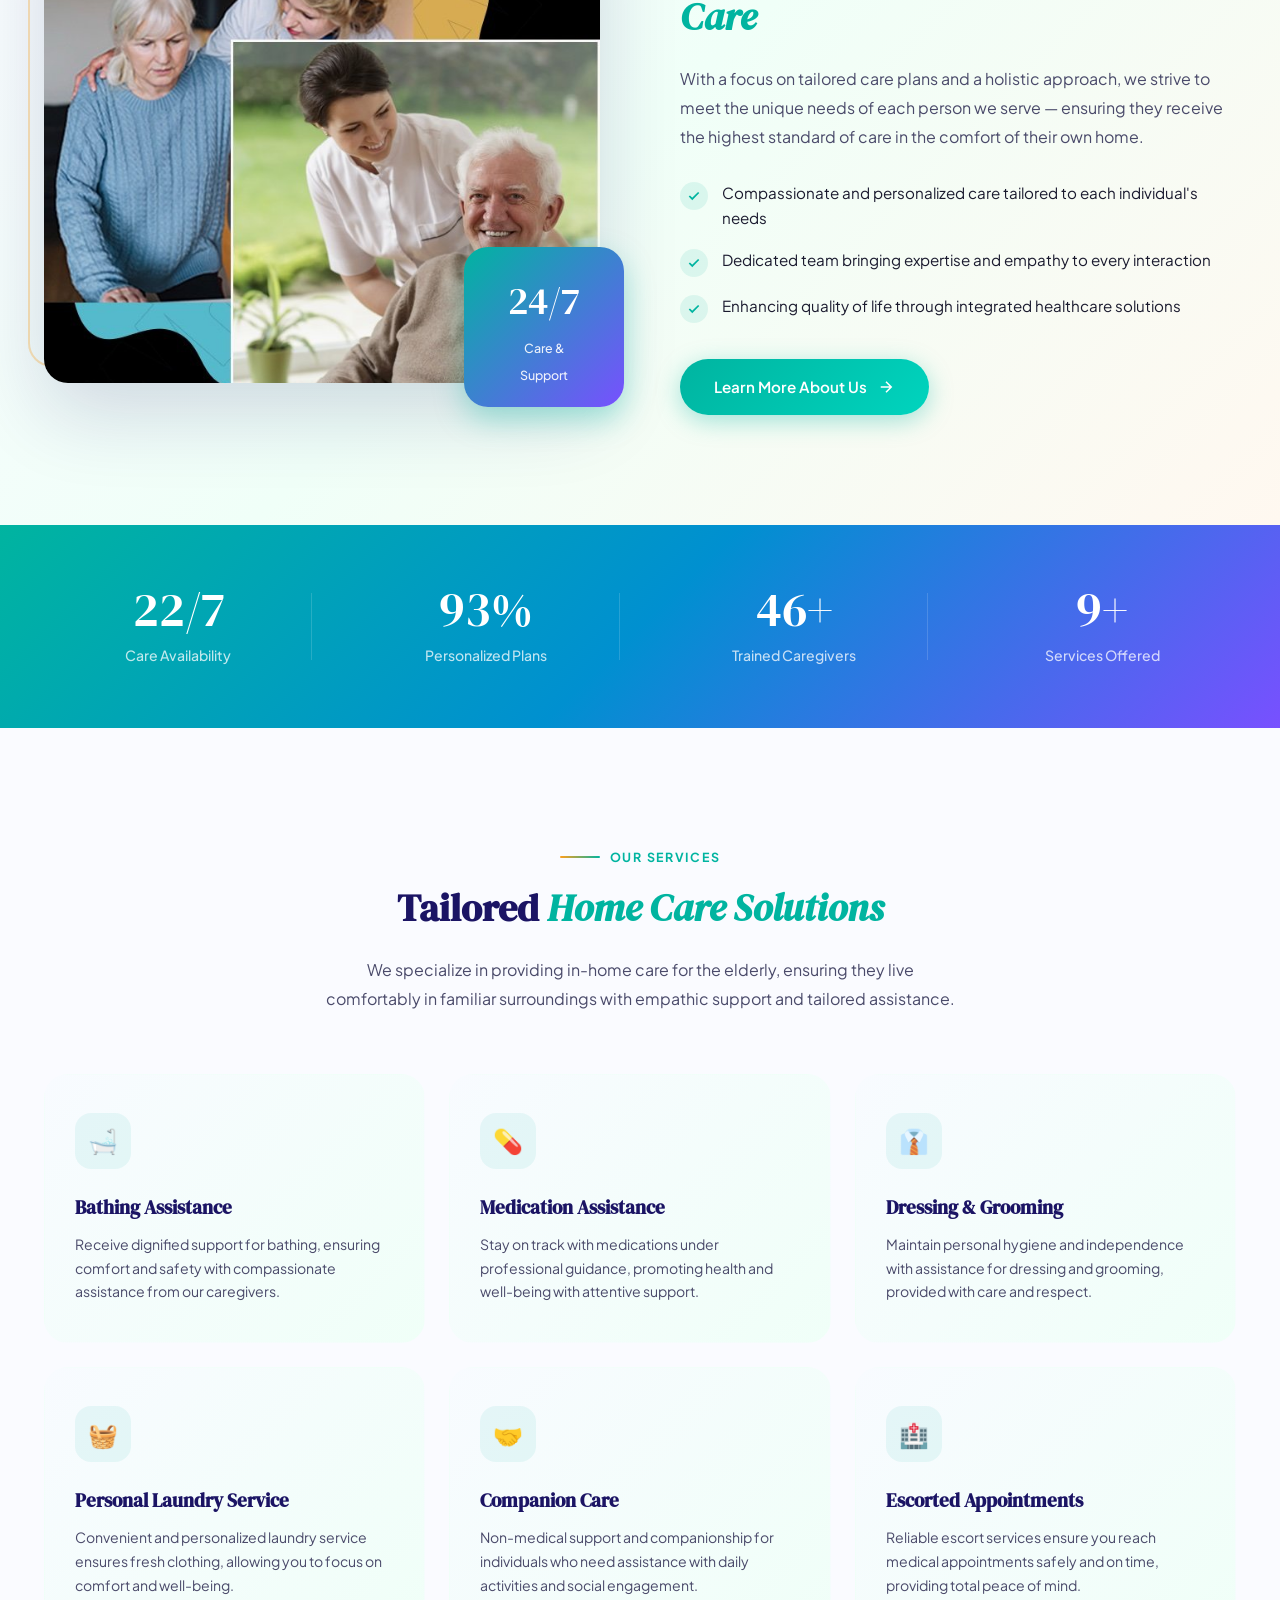
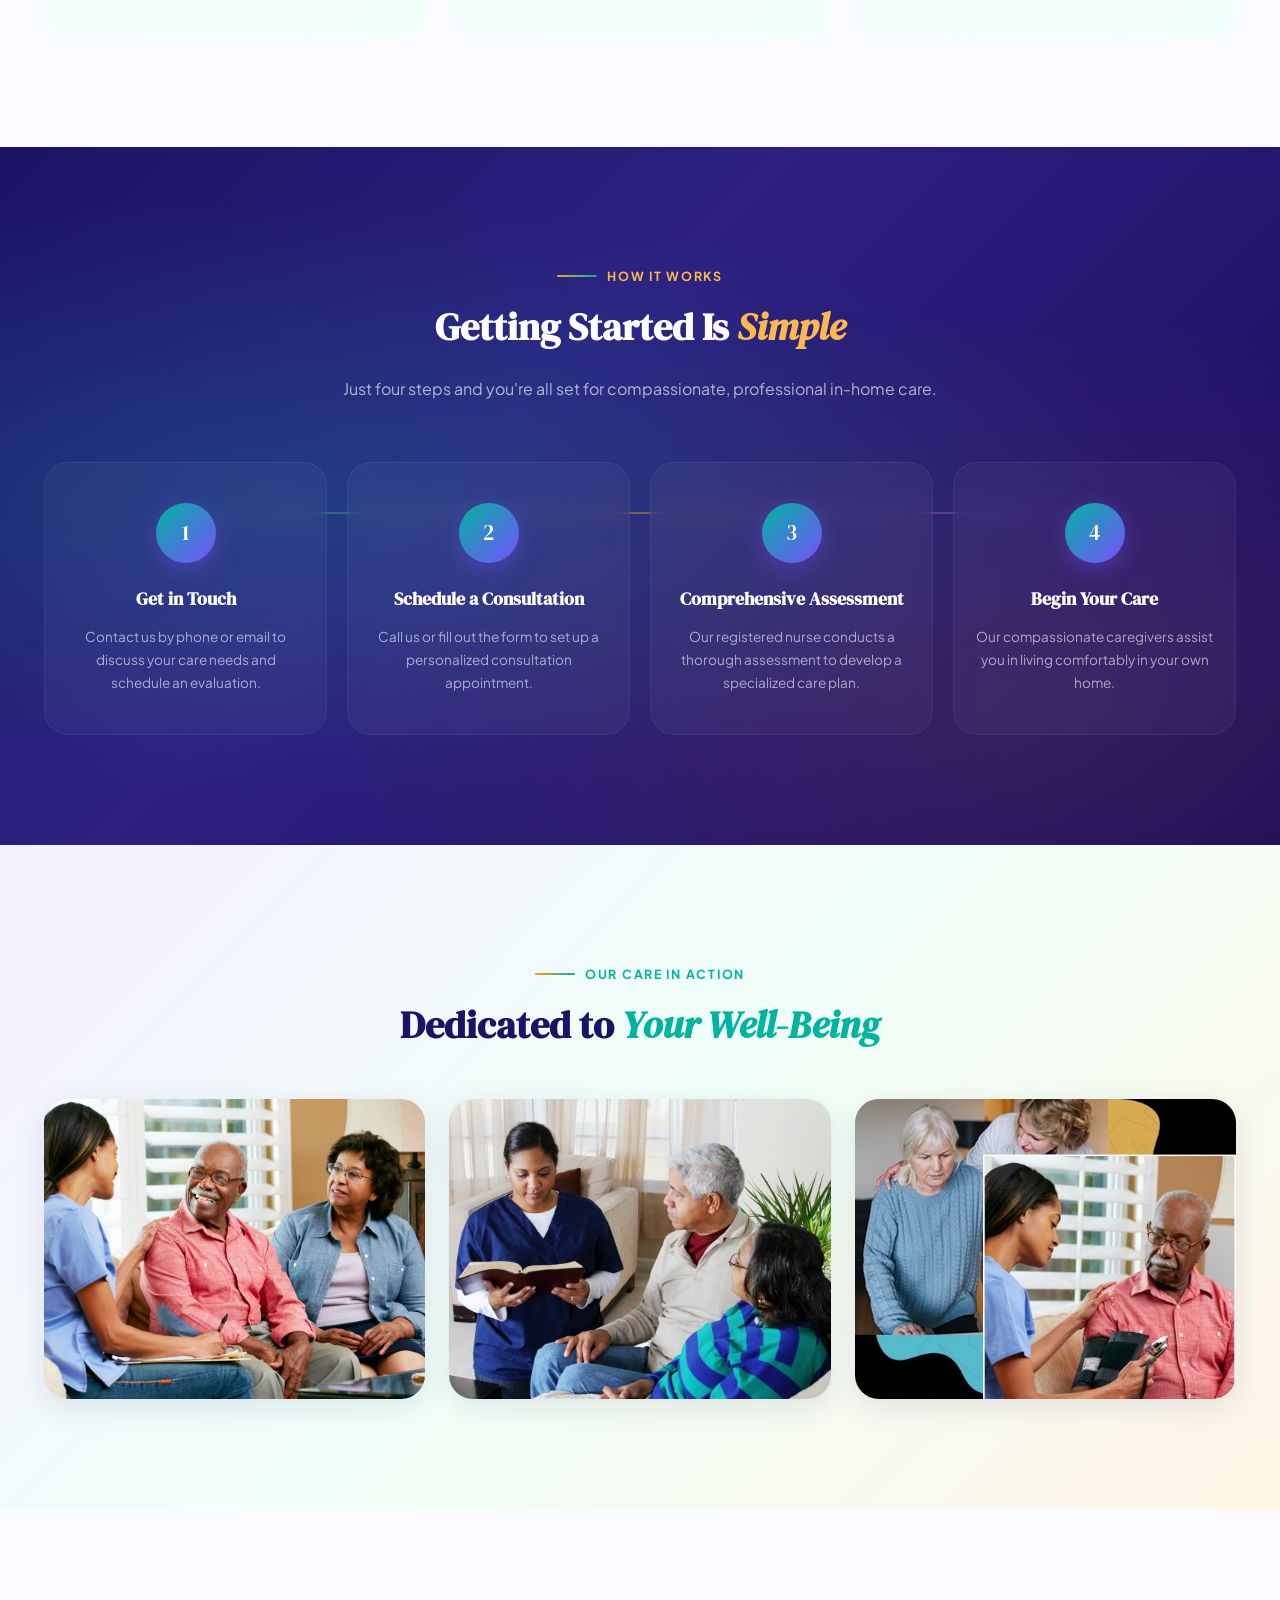
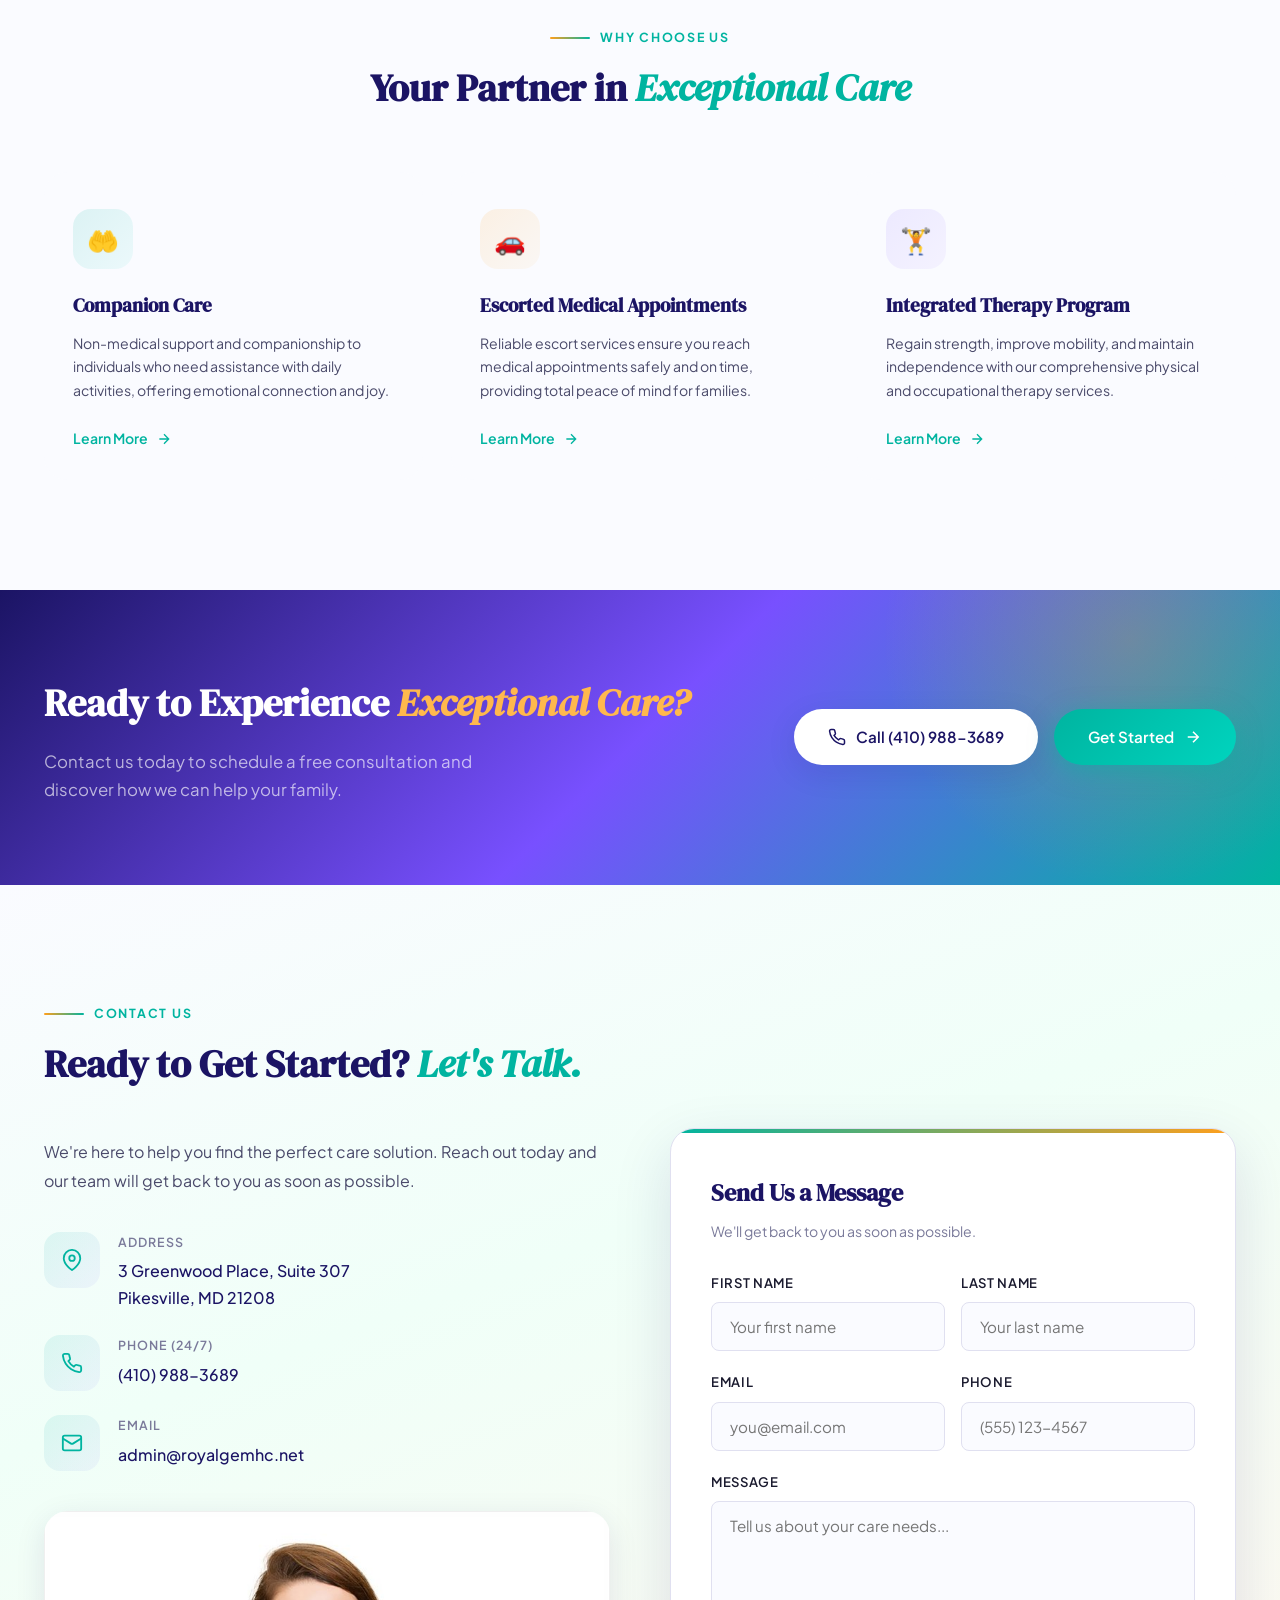
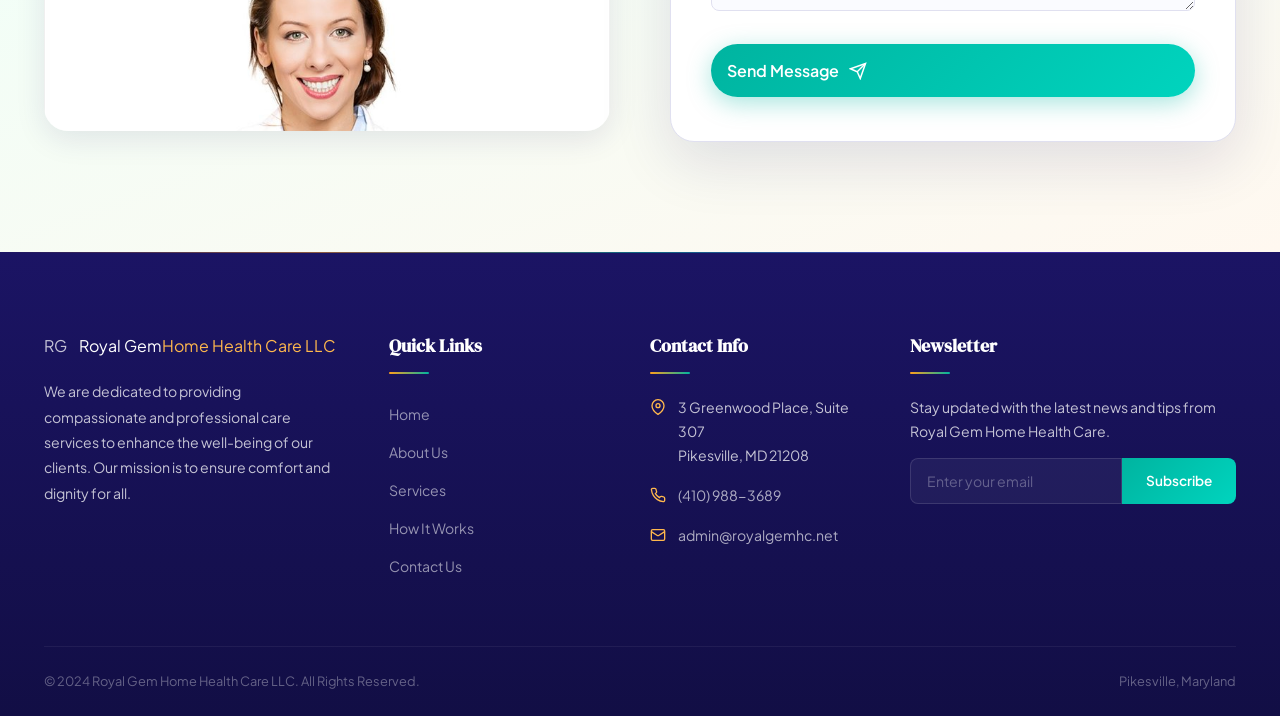
<file: index-7.html>
<!DOCTYPE html>
<html lang="en">
<head>
  <meta charset="UTF-8">
  <meta name="viewport" content="width=device-width, initial-scale=1.0">
  <title>Royal Gem Home Health Care LLC &mdash; Compassionate Home Care</title>
  <meta name="description" content="Royal Gem Home Health Care LLC offers personalized, compassionate in-home care services in Pikesville, Maryland.">
  <link rel="preconnect" href="https://fonts.googleapis.com">
  <link rel="preconnect" href="https://fonts.gstatic.com" crossorigin>
  <link href="https://fonts.googleapis.com/css2?family=DM+Serif+Display:ital@0;1&family=Plus+Jakarta+Sans:wght@300;400;500;600;700&display=swap" rel="stylesheet">
  <link rel="stylesheet" href="style.css">
  <style>.page-loader{animation:autoHide 0.5s ease 2.5s forwards}@keyframes autoHide{to{opacity:0;visibility:hidden;pointer-events:none}}</style>
</head>
<body>

  <!-- PAGE LOADER -->
  <div class="page-loader"><div class="loader-logo">RG</div><div class="loader-bar"><div class="loader-bar-fill"></div></div></div>

  <!-- TOP BAR -->
  <div class="topbar"><div class="container topbar-inner">
    <div class="topbar-item"><svg width="16" height="16" viewBox="0 0 24 24" fill="none" stroke="currentColor" stroke-width="2"><path d="M22 16.92v3a2 2 0 0 1-2.18 2 19.79 19.79 0 0 1-8.63-3.07 19.5 19.5 0 0 1-6-6 19.79 19.79 0 0 1-3.07-8.67A2 2 0 0 1 4.11 2h3a2 2 0 0 1 2 1.72c.127.96.361 1.903.7 2.81a2 2 0 0 1-.45 2.11L8.09 9.91a16 16 0 0 0 6 6l1.27-1.27a2 2 0 0 1 2.11-.45c.907.339 1.85.573 2.81.7A2 2 0 0 1 22 16.92z"/></svg> Call Us 24/7: <a href="tel:+14109883689">(410) 988-3689</a></div>
    <div class="topbar-item"><svg width="16" height="16" viewBox="0 0 24 24" fill="none" stroke="currentColor" stroke-width="2"><rect x="2" y="4" width="20" height="16" rx="2"/><path d="m22 7-8.97 5.7a1.94 1.94 0 0 1-2.06 0L2 7"/></svg> <a href="mailto:admin&#64;royalgemhc.net">admin&#64;royalgemhc.net</a></div>
  </div></div>

  <!-- NAVBAR -->
  <nav class="navbar" id="navbar"><div class="container navbar-inner">
    <a href="#home" class="logo"><div class="logo-icon">RG</div><div class="logo-text">Royal Gem<span>Home Health Care LLC</span></div></a>
    <button class="menu-toggle" id="menuToggle" aria-label="Toggle navigation"><span></span><span></span><span></span></button>
    <div class="nav-links" id="navLinks">
      <a href="#home" class="active">Home</a>
      <a href="#about">About</a>
      <a href="#services">Services</a>
      <a href="#process">How It Works</a>
      <a href="#contact" class="nav-cta">Contact Us</a>
    </div>
  </div></nav>

  <!-- HERO -->
  <section class="hero" id="home">
    <div class="hero-blob hero-blob-1"></div>
    <div class="hero-blob hero-blob-2"></div>
    <div class="hero-blob hero-blob-3"></div>
    <div class="container hero-grid">
      <div class="hero-content">
        <div class="hero-badge"><span class="hero-badge-dot"></span> Licensed &amp; Trusted Care</div>
        <h1>Compassionate Home Care for a <em>Brighter Tomorrow</em></h1>
        <p class="hero-desc">At Royal Gem Home Health Care, we offer personalized care plans and empathetic support &mdash; all aimed at helping you or your loved ones reach optimal well-being in the comfort of home.</p>
        <div class="hero-actions">
          <a href="#contact" class="btn btn-primary">Schedule a Consultation <svg width="18" height="18" viewBox="0 0 24 24" fill="none" stroke="currentColor" stroke-width="2"><path d="M5 12h14m-7-7 7 7-7 7"/></svg></a>
          <a href="#services" class="btn btn-outline">Our Services</a>
        </div>
      </div>
      <div class="hero-visual">
        <div class="hero-img-main">
          <img src="hero-consultation.jpg" alt="Caregiver consulting with elderly couple at home">
          <div class="hero-img-overlay"><h3>Pikesville, Maryland</h3><p>Serving families across the Baltimore metropolitan area</p></div>
        </div>
        <div class="stat-float stat-float-1">
          <div class="icon-circle teal"><svg width="20" height="20" viewBox="0 0 24 24" fill="none" stroke="currentColor" stroke-width="2"><path d="M20.84 4.61a5.5 5.5 0 0 0-7.78 0L12 5.67l-1.06-1.06a5.5 5.5 0 0 0-7.78 7.78L12 21.23l8.84-8.84a5.5 5.5 0 0 0 0-7.78z"/></svg></div>
          <div><div class="stat-label">Care Quality</div><div class="stat-value">Exceptional</div></div>
        </div>
        <div class="stat-float stat-float-2">
          <div class="icon-circle gold"><svg width="20" height="20" viewBox="0 0 24 24" fill="none" stroke="currentColor" stroke-width="2"><path d="M17 21v-2a4 4 0 0 0-4-4H5a4 4 0 0 0-4 4v2"/><circle cx="9" cy="7" r="4"/><path d="M23 21v-2a4 4 0 0 0-3-3.87"/><path d="M16 3.13a4 4 0 0 1 0 7.75"/></svg></div>
          <div><div class="stat-label">Available</div><div class="stat-value">24/7 Support</div></div>
        </div>
      </div>
    </div>
  </section>

  <!-- TRUST MARQUEE -->
  <div class="trust-strip"><div class="marquee">
    <div class="marquee-item"><svg width="16" height="16" viewBox="0 0 24 24" fill="currentColor"><path d="M12 2l3.09 6.26L22 9.27l-5 4.87 1.18 6.88L12 17.77l-6.18 3.25L7 14.14 2 9.27l6.91-1.01L12 2z"/></svg> Licensed &amp; Insured</div>
    <div class="marquee-item"><svg width="16" height="16" viewBox="0 0 24 24" fill="currentColor"><path d="M12 2l3.09 6.26L22 9.27l-5 4.87 1.18 6.88L12 17.77l-6.18 3.25L7 14.14 2 9.27l6.91-1.01L12 2z"/></svg> Personalized Care Plans</div>
    <div class="marquee-item"><svg width="16" height="16" viewBox="0 0 24 24" fill="currentColor"><path d="M12 2l3.09 6.26L22 9.27l-5 4.87 1.18 6.88L12 17.77l-6.18 3.25L7 14.14 2 9.27l6.91-1.01L12 2z"/></svg> 24/7 Availability</div>
    <div class="marquee-item"><svg width="16" height="16" viewBox="0 0 24 24" fill="currentColor"><path d="M12 2l3.09 6.26L22 9.27l-5 4.87 1.18 6.88L12 17.77l-6.18 3.25L7 14.14 2 9.27l6.91-1.01L12 2z"/></svg> Skilled Nursing</div>
    <div class="marquee-item"><svg width="16" height="16" viewBox="0 0 24 24" fill="currentColor"><path d="M12 2l3.09 6.26L22 9.27l-5 4.87 1.18 6.88L12 17.77l-6.18 3.25L7 14.14 2 9.27l6.91-1.01L12 2z"/></svg> Companion Care</div>
    <div class="marquee-item"><svg width="16" height="16" viewBox="0 0 24 24" fill="currentColor"><path d="M12 2l3.09 6.26L22 9.27l-5 4.87 1.18 6.88L12 17.77l-6.18 3.25L7 14.14 2 9.27l6.91-1.01L12 2z"/></svg> Baltimore Metro Area</div>
    <div class="marquee-item"><svg width="16" height="16" viewBox="0 0 24 24" fill="currentColor"><path d="M12 2l3.09 6.26L22 9.27l-5 4.87 1.18 6.88L12 17.77l-6.18 3.25L7 14.14 2 9.27l6.91-1.01L12 2z"/></svg> Licensed &amp; Insured</div>
    <div class="marquee-item"><svg width="16" height="16" viewBox="0 0 24 24" fill="currentColor"><path d="M12 2l3.09 6.26L22 9.27l-5 4.87 1.18 6.88L12 17.77l-6.18 3.25L7 14.14 2 9.27l6.91-1.01L12 2z"/></svg> Personalized Care Plans</div>
    <div class="marquee-item"><svg width="16" height="16" viewBox="0 0 24 24" fill="currentColor"><path d="M12 2l3.09 6.26L22 9.27l-5 4.87 1.18 6.88L12 17.77l-6.18 3.25L7 14.14 2 9.27l6.91-1.01L12 2z"/></svg> 24/7 Availability</div>
    <div class="marquee-item"><svg width="16" height="16" viewBox="0 0 24 24" fill="currentColor"><path d="M12 2l3.09 6.26L22 9.27l-5 4.87 1.18 6.88L12 17.77l-6.18 3.25L7 14.14 2 9.27l6.91-1.01L12 2z"/></svg> Skilled Nursing</div>
    <div class="marquee-item"><svg width="16" height="16" viewBox="0 0 24 24" fill="currentColor"><path d="M12 2l3.09 6.26L22 9.27l-5 4.87 1.18 6.88L12 17.77l-6.18 3.25L7 14.14 2 9.27l6.91-1.01L12 2z"/></svg> Companion Care</div>
    <div class="marquee-item"><svg width="16" height="16" viewBox="0 0 24 24" fill="currentColor"><path d="M12 2l3.09 6.26L22 9.27l-5 4.87 1.18 6.88L12 17.77l-6.18 3.25L7 14.14 2 9.27l6.91-1.01L12 2z"/></svg> Baltimore Metro Area</div>
  </div></div>

  <!-- FEATURES -->
  <section class="features-strip" id="features"><div class="container"><div class="features-grid stagger-children">
    <div class="feature-card reveal"><div class="feature-icon teal-bg">&#x1FA7A;</div><h3>Comprehensive Care</h3><p>Our services cover a broad spectrum of needs, from skilled nursing to various forms of therapy &mdash; all coordinated for your well-being.</p></div>
    <div class="feature-card reveal"><div class="feature-icon gold-bg">&#x1F4CB;</div><h3>Personalized Plans</h3><p>We recognize that each individual has unique needs. Every care plan is custom-tailored by our registered nurses to fit your lifestyle.</p></div>
    <div class="feature-card reveal"><div class="feature-icon navy-bg">&#x1F49D;</div><h3>Compassionate Staff</h3><p>Our highly trained professionals are dedicated to providing respectful, warm, and knowledgeable care every single day.</p></div>
  </div></div></section>

  <!-- ABOUT -->
  <section class="about" id="about"><div class="container about-grid">
    <div class="about-image reveal-left">
      <div class="about-img-main"><img src="about-banner.jpg" alt="Caregivers providing support to elderly patients"></div>
      <div class="about-img-accent"><div><span class="accent-number">24/7</span><span class="accent-text">Care &amp;<br>Support</span></div></div>
    </div>
    <div class="about-text">
      <div class="section-label">Who We Are</div>
      <h2 class="section-title reveal">Empowering Lives with <em>Affectionate &amp; Comprehensive Care</em></h2>
      <p class="reveal">With a focus on tailored care plans and a holistic approach, we strive to meet the unique needs of each person we serve &mdash; ensuring they receive the highest standard of care in the comfort of their own home.</p>
      <ul class="about-checklist">
        <li class="reveal"><span class="check-icon"><svg width="14" height="14" viewBox="0 0 24 24" fill="none" stroke="currentColor" stroke-width="3"><path d="M20 6 9 17l-5-5"/></svg></span> Compassionate and personalized care tailored to each individual's needs</li>
        <li class="reveal"><span class="check-icon"><svg width="14" height="14" viewBox="0 0 24 24" fill="none" stroke="currentColor" stroke-width="3"><path d="M20 6 9 17l-5-5"/></svg></span> Dedicated team bringing expertise and empathy to every interaction</li>
        <li class="reveal"><span class="check-icon"><svg width="14" height="14" viewBox="0 0 24 24" fill="none" stroke="currentColor" stroke-width="3"><path d="M20 6 9 17l-5-5"/></svg></span> Enhancing quality of life through integrated healthcare solutions</li>
      </ul>
      <a href="#contact" class="btn btn-primary reveal">Learn More About Us <svg width="18" height="18" viewBox="0 0 24 24" fill="none" stroke="currentColor" stroke-width="2"><path d="M5 12h14m-7-7 7 7-7 7"/></svg></a>
    </div>
  </div></section>

  <!-- STATS BAR -->
  <section class="stats-bar"><div class="container"><div class="stats-grid">
    <div class="stat-item reveal"><span class="stat-number"><span data-count="24" data-suffix="/7">0</span></span><span class="stat-desc">Care Availability</span></div>
    <div class="stat-item reveal"><span class="stat-number"><span data-count="100" data-suffix="%">0</span></span><span class="stat-desc">Personalized Plans</span></div>
    <div class="stat-item reveal"><span class="stat-number"><span data-count="50" data-suffix="+">0</span></span><span class="stat-desc">Trained Caregivers</span></div>
    <div class="stat-item reveal"><span class="stat-number"><span data-count="10" data-suffix="+">0</span></span><span class="stat-desc">Services Offered</span></div>
  </div></div></section>

  <!-- SERVICES -->
  <section class="services" id="services"><div class="container">
    <div class="services-header"><div class="section-label">Our Services</div><h2 class="section-title reveal">Tailored <em>Home Care Solutions</em></h2><p class="reveal">We specialize in providing in-home care for the elderly, ensuring they live comfortably in familiar surroundings with empathic support and tailored assistance.</p></div>
    <div class="services-grid stagger-children">
      <div class="service-card reveal"><div class="service-icon-wrap"><span>&#x1F6C1;</span></div><h3>Bathing Assistance</h3><p>Receive dignified support for bathing, ensuring comfort and safety with compassionate assistance from our caregivers.</p></div>
      <div class="service-card reveal"><div class="service-icon-wrap"><span>&#x1F48A;</span></div><h3>Medication Assistance</h3><p>Stay on track with medications under professional guidance, promoting health and well-being with attentive support.</p></div>
      <div class="service-card reveal"><div class="service-icon-wrap"><span>&#x1F454;</span></div><h3>Dressing &amp; Grooming</h3><p>Maintain personal hygiene and independence with assistance for dressing and grooming, provided with care and respect.</p></div>
      <div class="service-card reveal"><div class="service-icon-wrap"><span>&#x1F9FA;</span></div><h3>Personal Laundry Service</h3><p>Convenient and personalized laundry service ensures fresh clothing, allowing you to focus on comfort and well-being.</p></div>
      <div class="service-card reveal"><div class="service-icon-wrap"><span>&#x1F91D;</span></div><h3>Companion Care</h3><p>Non-medical support and companionship for individuals who need assistance with daily activities and social engagement.</p></div>
      <div class="service-card reveal"><div class="service-icon-wrap"><span>&#x1F3E5;</span></div><h3>Escorted Appointments</h3><p>Reliable escort services ensure you reach medical appointments safely and on time, providing total peace of mind.</p></div>
    </div>
  </div></section>

  <!-- PROCESS -->
  <section class="process" id="process"><div class="container">
    <div class="process-header"><div class="section-label">How It Works</div><h2 class="section-title reveal">Getting Started Is <em>Simple</em></h2><p class="reveal">Just four steps and you're all set for compassionate, professional in-home care.</p></div>
    <div class="steps-grid stagger-children">
      <div class="step-card reveal"><div class="step-number">1</div><h3>Get in Touch</h3><p>Contact us by phone or email to discuss your care needs and schedule an evaluation.</p></div>
      <div class="step-card reveal"><div class="step-number">2</div><h3>Schedule a Consultation</h3><p>Call us or fill out the form to set up a personalized consultation appointment.</p></div>
      <div class="step-card reveal"><div class="step-number">3</div><h3>Comprehensive Assessment</h3><p>Our registered nurse conducts a thorough assessment to develop a specialized care plan.</p></div>
      <div class="step-card reveal"><div class="step-number">4</div><h3>Begin Your Care</h3><p>Our compassionate caregivers assist you in living comfortably in your own home.</p></div>
    </div>
  </div></section>

  <!-- GALLERY -->
  <section class="gallery" id="gallery"><div class="container">
    <div class="gallery-header"><div class="section-label">Our Care in Action</div><h2 class="section-title reveal">Dedicated to <em>Your Well-Being</em></h2></div>
    <div class="gallery-grid stagger-children">
      <div class="gallery-item reveal"><img src="hero-consultation.jpg" alt="In-home consultation"><div class="gallery-overlay"><h4>Home Consultations</h4></div></div>
      <div class="gallery-item reveal"><img src="companion-care.jpg" alt="Companion care reading"><div class="gallery-overlay"><h4>Companion Care</h4></div></div>
      <div class="gallery-item reveal"><img src="about-collage.jpg" alt="Comprehensive services"><div class="gallery-overlay"><h4>Comprehensive Services</h4></div></div>
    </div>
  </div></section>

  <!-- WHY CHOOSE US -->
  <section class="why-us"><div class="container">
    <div class="services-header"><div class="section-label">Why Choose Us</div><h2 class="section-title reveal">Your Partner in <em>Exceptional Care</em></h2></div>
    <div class="why-grid stagger-children">
      <div class="why-card reveal"><div class="why-card-header"><div class="why-emoji">&#x1F932;</div><h3>Companion Care</h3><p>Non-medical support and companionship to individuals who need assistance with daily activities, offering emotional connection and joy.</p></div><a href="#contact" class="why-card-link">Learn More <svg width="16" height="16" viewBox="0 0 24 24" fill="none" stroke="currentColor" stroke-width="2"><path d="M5 12h14m-7-7 7 7-7 7"/></svg></a></div>
      <div class="why-card reveal"><div class="why-card-header"><div class="why-emoji">&#x1F697;</div><h3>Escorted Medical Appointments</h3><p>Reliable escort services ensure you reach medical appointments safely and on time, providing total peace of mind for families.</p></div><a href="#contact" class="why-card-link">Learn More <svg width="16" height="16" viewBox="0 0 24 24" fill="none" stroke="currentColor" stroke-width="2"><path d="M5 12h14m-7-7 7 7-7 7"/></svg></a></div>
      <div class="why-card reveal"><div class="why-card-header"><div class="why-emoji">&#x1F3CB;&#xFE0F;</div><h3>Integrated Therapy Program</h3><p>Regain strength, improve mobility, and maintain independence with our comprehensive physical and occupational therapy services.</p></div><a href="#contact" class="why-card-link">Learn More <svg width="16" height="16" viewBox="0 0 24 24" fill="none" stroke="currentColor" stroke-width="2"><path d="M5 12h14m-7-7 7 7-7 7"/></svg></a></div>
    </div>
  </div></section>

  <!-- CTA BANNER -->
  <section class="cta-banner"><div class="container"><div class="cta-inner">
    <div class="cta-text"><h2 class="reveal">Ready to Experience <em style="color:#FFB84D;font-style:italic">Exceptional Care?</em></h2><p class="reveal">Contact us today to schedule a free consultation and discover how we can help your family.</p></div>
    <div class="cta-actions reveal">
      <a href="tel:+14109883689" class="btn btn-white"><svg width="18" height="18" viewBox="0 0 24 24" fill="none" stroke="currentColor" stroke-width="2"><path d="M22 16.92v3a2 2 0 0 1-2.18 2 19.79 19.79 0 0 1-8.63-3.07 19.5 19.5 0 0 1-6-6 19.79 19.79 0 0 1-3.07-8.67A2 2 0 0 1 4.11 2h3a2 2 0 0 1 2 1.72c.127.96.361 1.903.7 2.81a2 2 0 0 1-.45 2.11L8.09 9.91a16 16 0 0 0 6 6l1.27-1.27a2 2 0 0 1 2.11-.45c.907.339 1.85.573 2.81.7A2 2 0 0 1 22 16.92z"/></svg> Call (410) 988-3689</a>
      <a href="#contact" class="btn btn-primary" style="box-shadow:0 6px 24px rgba(0,180,160,0.5)">Get Started <svg width="18" height="18" viewBox="0 0 24 24" fill="none" stroke="currentColor" stroke-width="2"><path d="M5 12h14m-7-7 7 7-7 7"/></svg></a>
    </div>
  </div></div></section>

  <!-- CONTACT -->
  <section class="contact" id="contact"><div class="container">
    <div class="section-label">Contact Us</div>
    <h2 class="section-title reveal">Ready to Get Started? <em>Let's Talk.</em></h2>
    <div class="contact-wrapper" style="margin-top:40px;">
      <div class="contact-info reveal-left">
        <p>We're here to help you find the perfect care solution. Reach out today and our team will get back to you as soon as possible.</p>
        <div class="contact-details">
          <div class="contact-item"><div class="contact-item-icon"><svg width="22" height="22" viewBox="0 0 24 24" fill="none" stroke="currentColor" stroke-width="2"><path d="M21 10c0 7-9 13-9 13s-9-6-9-13a9 9 0 1 1 18 0z"/><circle cx="12" cy="10" r="3"/></svg></div><div class="contact-item-text"><div class="ci-label">Address</div><div class="ci-value">3 Greenwood Place, Suite 307<br>Pikesville, MD 21208</div></div></div>
          <div class="contact-item"><div class="contact-item-icon"><svg width="22" height="22" viewBox="0 0 24 24" fill="none" stroke="currentColor" stroke-width="2"><path d="M22 16.92v3a2 2 0 0 1-2.18 2 19.79 19.79 0 0 1-8.63-3.07 19.5 19.5 0 0 1-6-6 19.79 19.79 0 0 1-3.07-8.67A2 2 0 0 1 4.11 2h3a2 2 0 0 1 2 1.72c.127.96.361 1.903.7 2.81a2 2 0 0 1-.45 2.11L8.09 9.91a16 16 0 0 0 6 6l1.27-1.27a2 2 0 0 1 2.11-.45c.907.339 1.85.573 2.81.7A2 2 0 0 1 22 16.92z"/></svg></div><div class="contact-item-text"><div class="ci-label">Phone (24/7)</div><div class="ci-value"><a href="tel:+14109883689">(410) 988-3689</a></div></div></div>
          <div class="contact-item"><div class="contact-item-icon"><svg width="22" height="22" viewBox="0 0 24 24" fill="none" stroke="currentColor" stroke-width="2"><rect x="2" y="4" width="20" height="16" rx="2"/><path d="m22 7-8.97 5.7a1.94 1.94 0 0 1-2.06 0L2 7"/></svg></div><div class="contact-item-text"><div class="ci-label">Email</div><div class="ci-value"><a href="mailto:admin&#64;royalgemhc.net">admin&#64;royalgemhc.net</a></div></div></div>
        </div>
        <div class="contact-nurse-img"><img src="contact-nurse.jpg" alt="Caring nurse"></div>
      </div>
      <div class="contact-form-card reveal-right">
        <h3>Send Us a Message</h3><p class="form-sub">We'll get back to you as soon as possible.</p>
        <form id="contactForm"><div id="formFields">
          <div class="form-row"><div class="form-group"><label for="fname">First Name</label><input type="text" id="fname" placeholder="Your first name" required></div><div class="form-group"><label for="lname">Last Name</label><input type="text" id="lname" placeholder="Your last name" required></div></div>
          <div class="form-row"><div class="form-group"><label for="email">Email</label><input type="email" id="email" placeholder="you&#64;email.com" required></div><div class="form-group"><label for="phone">Phone</label><input type="tel" id="phone" placeholder="(555) 123-4567"></div></div>
          <div class="form-group"><label for="message">Message</label><textarea id="message" placeholder="Tell us about your care needs..." required></textarea></div>
          <button type="submit" class="btn btn-primary btn-submit">Send Message <svg width="18" height="18" viewBox="0 0 24 24" fill="none" stroke="currentColor" stroke-width="2"><path d="M22 2 11 13"/><path d="M22 2 15 22l-4-9-9-4z"/></svg></button>
        </div>
        <div class="form-success" id="formSuccess"><div class="form-success-icon"><svg width="36" height="36" viewBox="0 0 24 24" fill="none" stroke="currentColor" stroke-width="2"><path d="M20 6 9 17l-5-5"/></svg></div><h4>Message Sent!</h4><p>Thank you for reaching out. We'll contact you shortly.</p></div>
        </form>
      </div>
    </div>
  </div></section>

  <!-- FOOTER -->
  <footer class="footer"><div class="container">
    <div class="footer-grid">
      <div><div class="logo" style="margin-bottom:20px;"><div class="logo-icon">RG</div><div class="logo-text" style="color:#fff;">Royal Gem<span style="color:#FFB84D;">Home Health Care LLC</span></div></div><p class="footer-about-text">We are dedicated to providing compassionate and professional care services to enhance the well-being of our clients. Our mission is to ensure comfort and dignity for all.</p></div>
      <div><h4>Quick Links</h4><div class="footer-links"><a href="#home">Home</a><a href="#about">About Us</a><a href="#services">Services</a><a href="#process">How It Works</a><a href="#contact">Contact Us</a></div></div>
      <div><h4>Contact Info</h4>
        <div class="footer-contact-item"><svg width="16" height="16" viewBox="0 0 24 24" fill="none" stroke="currentColor" stroke-width="2"><path d="M21 10c0 7-9 13-9 13s-9-6-9-13a9 9 0 1 1 18 0z"/><circle cx="12" cy="10" r="3"/></svg><span>3 Greenwood Place, Suite 307<br>Pikesville, MD 21208</span></div>
        <div class="footer-contact-item"><svg width="16" height="16" viewBox="0 0 24 24" fill="none" stroke="currentColor" stroke-width="2"><path d="M22 16.92v3a2 2 0 0 1-2.18 2 19.79 19.79 0 0 1-8.63-3.07 19.5 19.5 0 0 1-6-6 19.79 19.79 0 0 1-3.07-8.67A2 2 0 0 1 4.11 2h3a2 2 0 0 1 2 1.72c.127.96.361 1.903.7 2.81a2 2 0 0 1-.45 2.11L8.09 9.91a16 16 0 0 0 6 6l1.27-1.27a2 2 0 0 1 2.11-.45c.907.339 1.85.573 2.81.7A2 2 0 0 1 22 16.92z"/></svg><a href="tel:+14109883689">(410) 988-3689</a></div>
        <div class="footer-contact-item"><svg width="16" height="16" viewBox="0 0 24 24" fill="none" stroke="currentColor" stroke-width="2"><rect x="2" y="4" width="20" height="16" rx="2"/><path d="m22 7-8.97 5.7a1.94 1.94 0 0 1-2.06 0L2 7"/></svg><a href="mailto:admin&#64;royalgemhc.net">admin&#64;royalgemhc.net</a></div>
      </div>
      <div><h4>Newsletter</h4><p style="font-size:0.88rem;margin-bottom:14px;">Stay updated with the latest news and tips from Royal Gem Home Health Care.</p><div class="footer-newsletter-input"><input type="email" placeholder="Enter your email"><button>Subscribe</button></div></div>
    </div>
    <div class="footer-bottom"><span>&copy; 2024 Royal Gem Home Health Care LLC. All Rights Reserved.</span><span>Pikesville, Maryland</span></div>
  </div></footer>

  <!-- BACK TO TOP -->
  <button class="back-to-top" aria-label="Back to top"><svg width="20" height="20" viewBox="0 0 24 24" fill="none" stroke="currentColor" stroke-width="2.5"><path d="M18 15l-6-6-6 6"/></svg></button>

  <script src="main.js"></script>
</body>
</html>
</file>
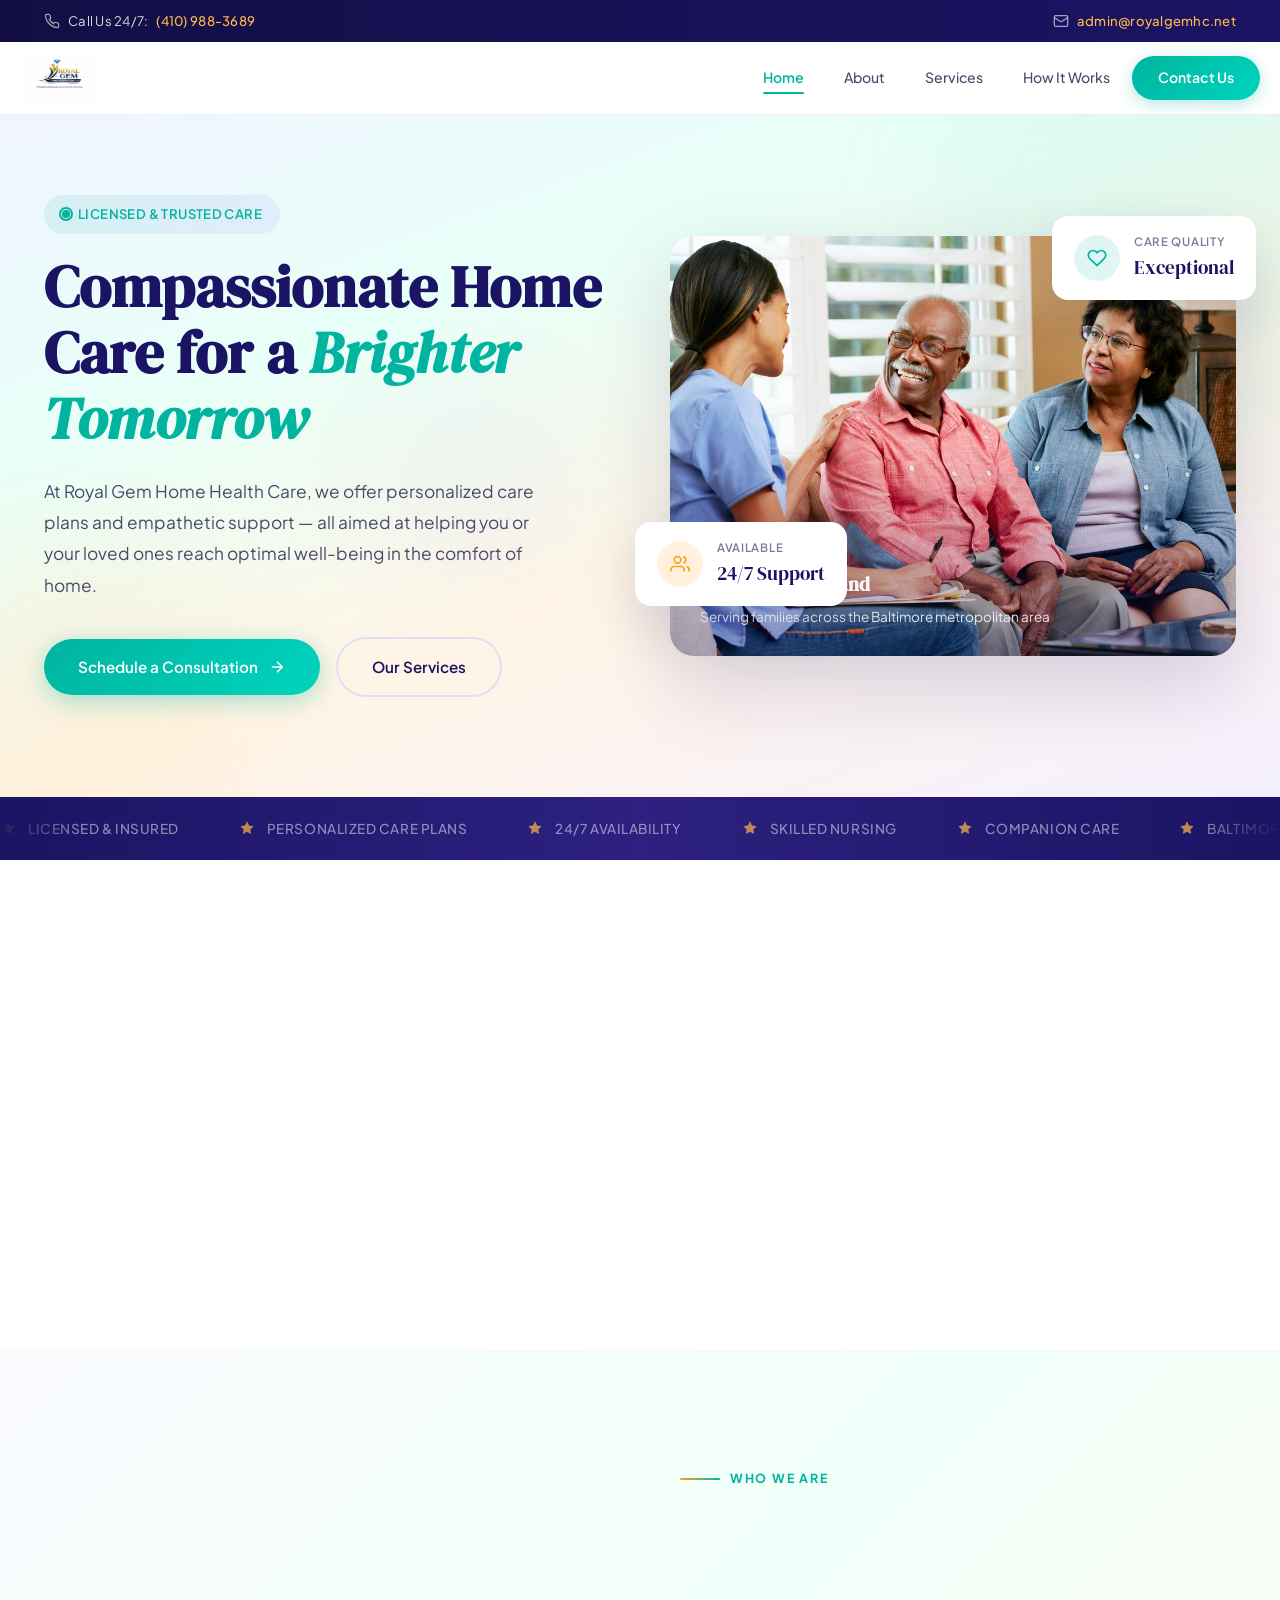
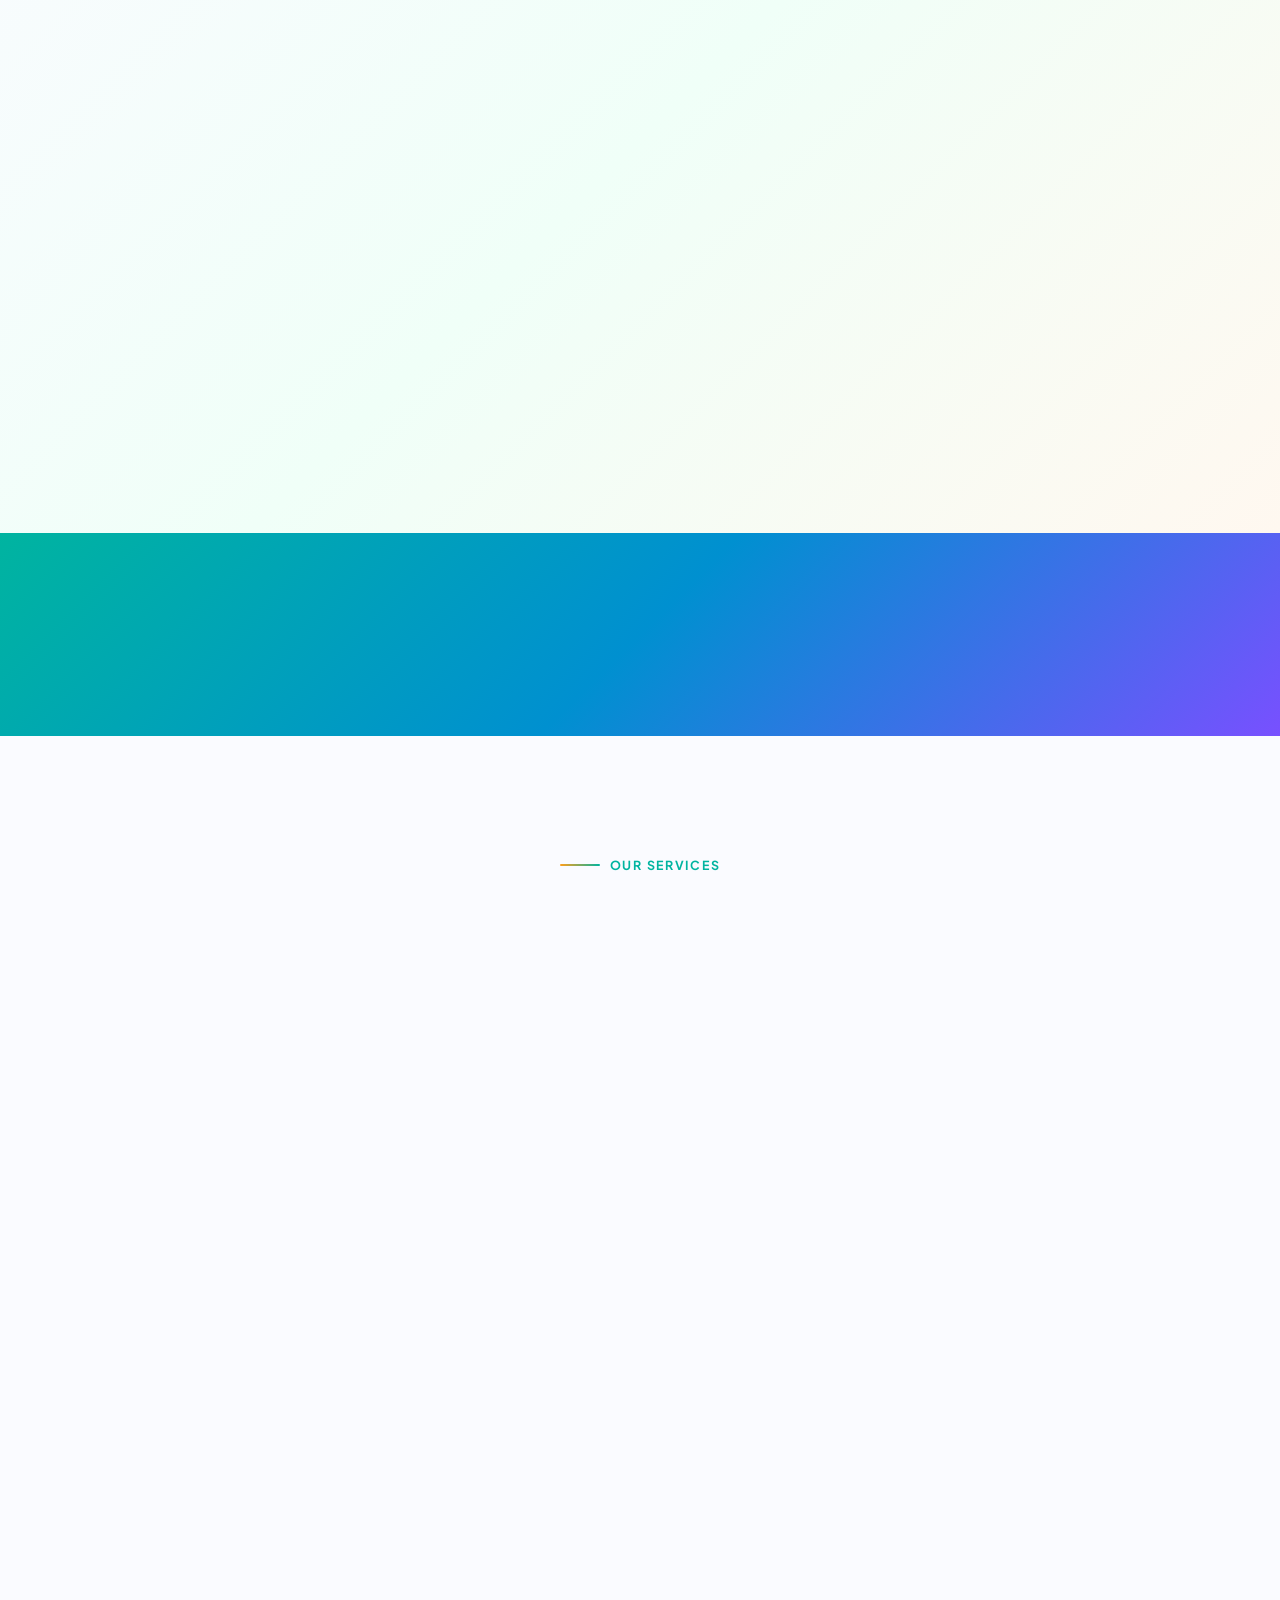
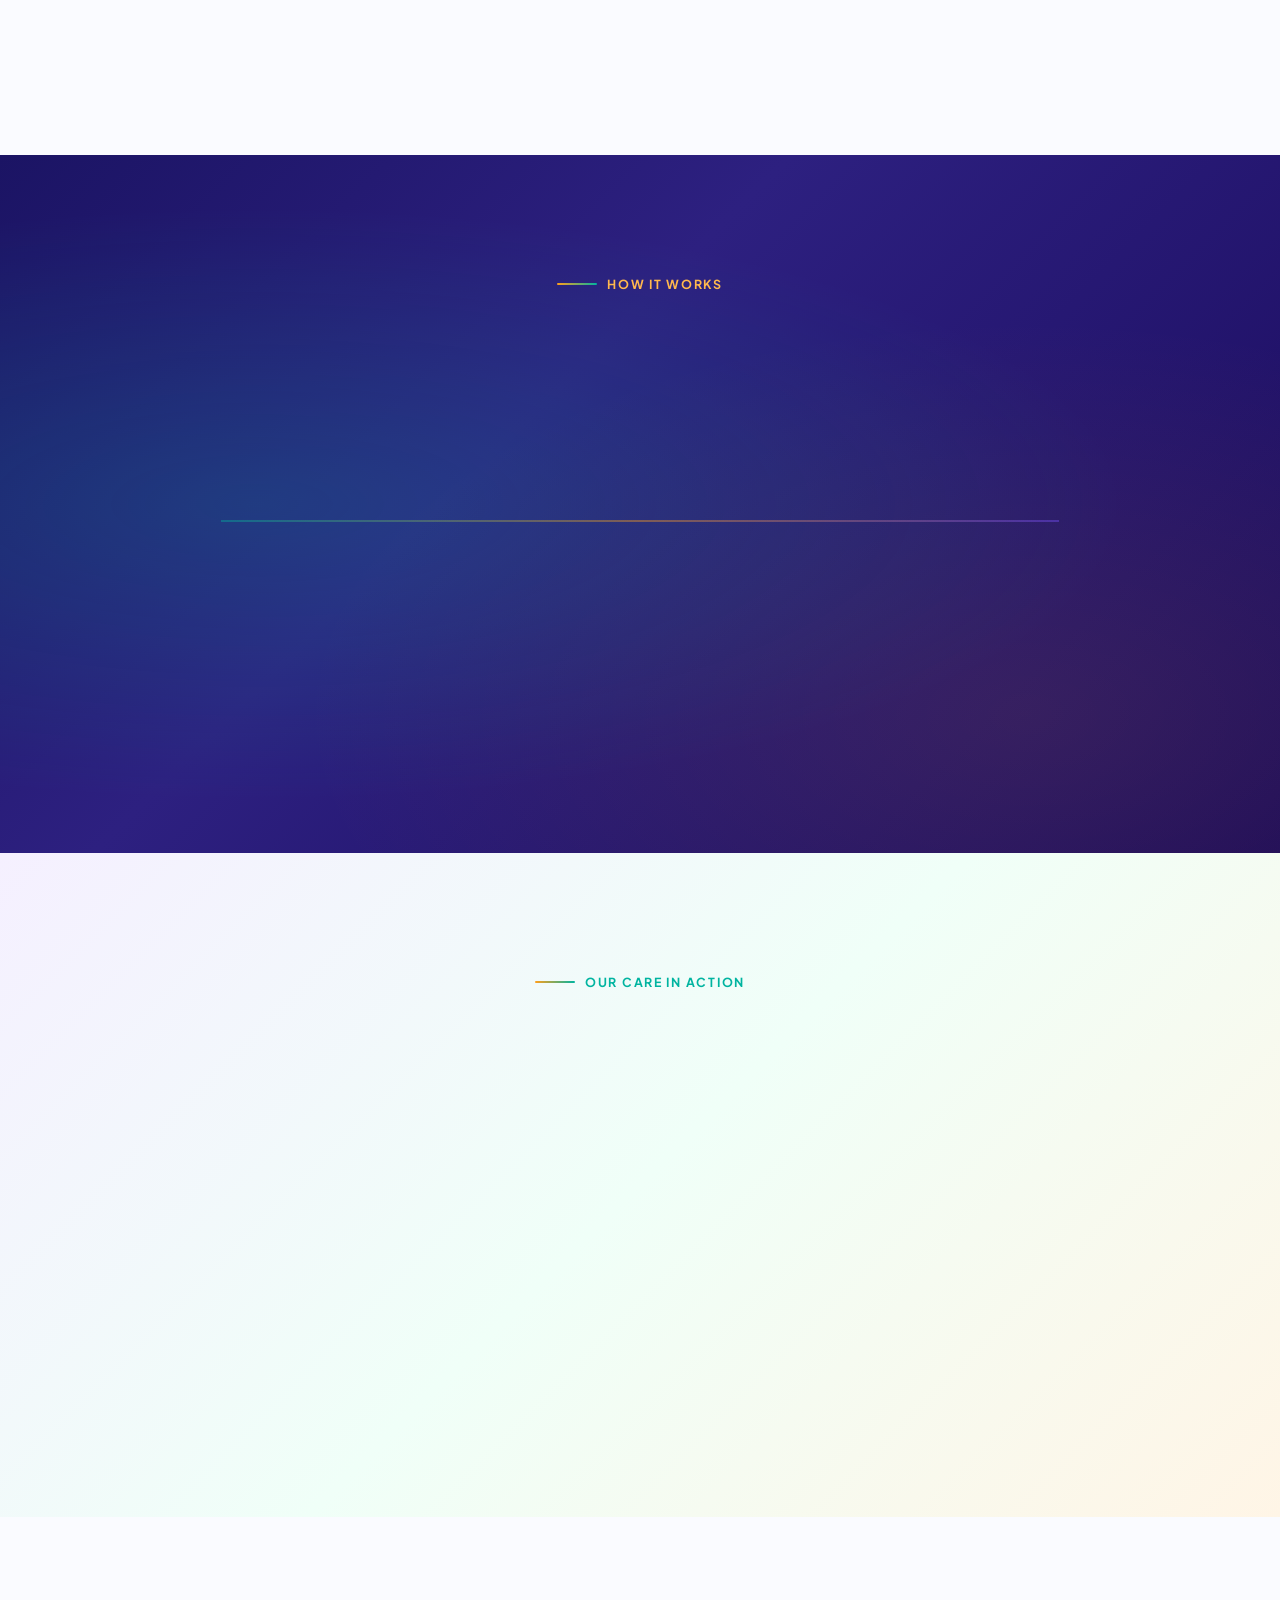
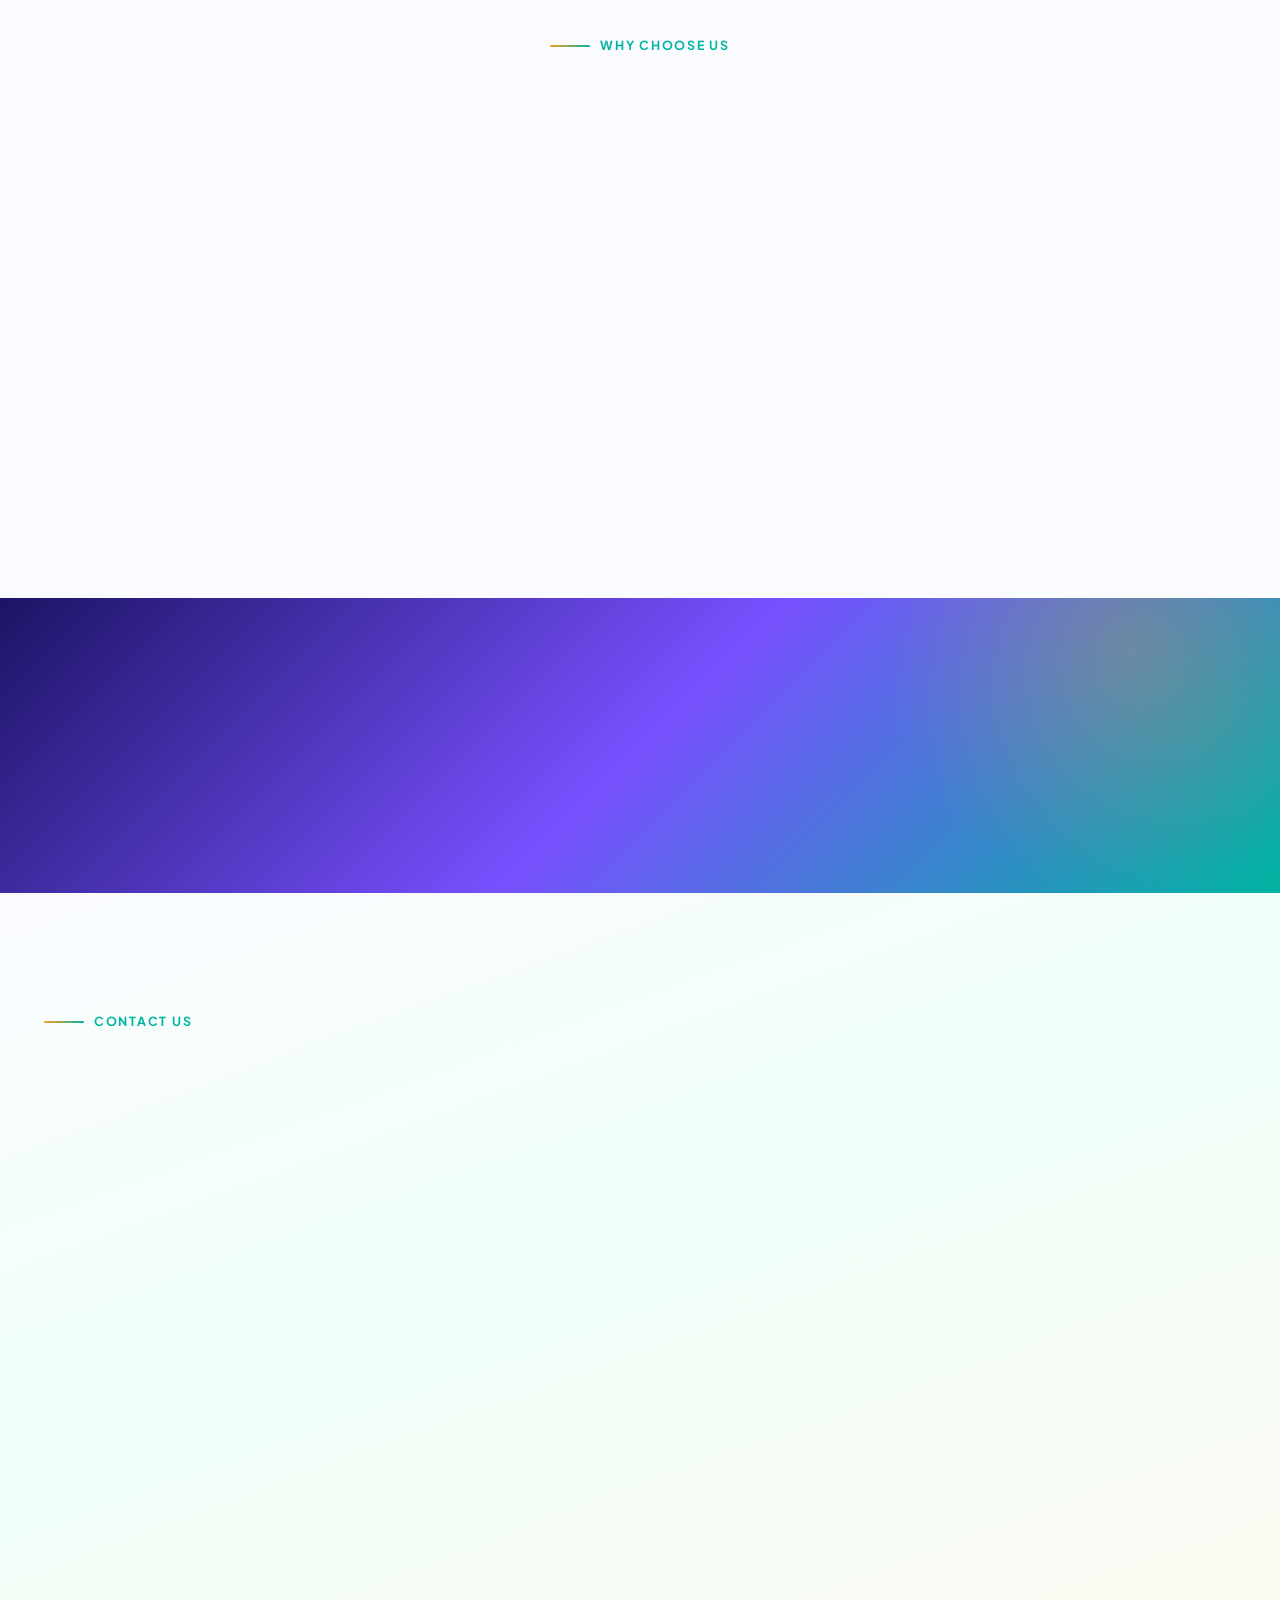
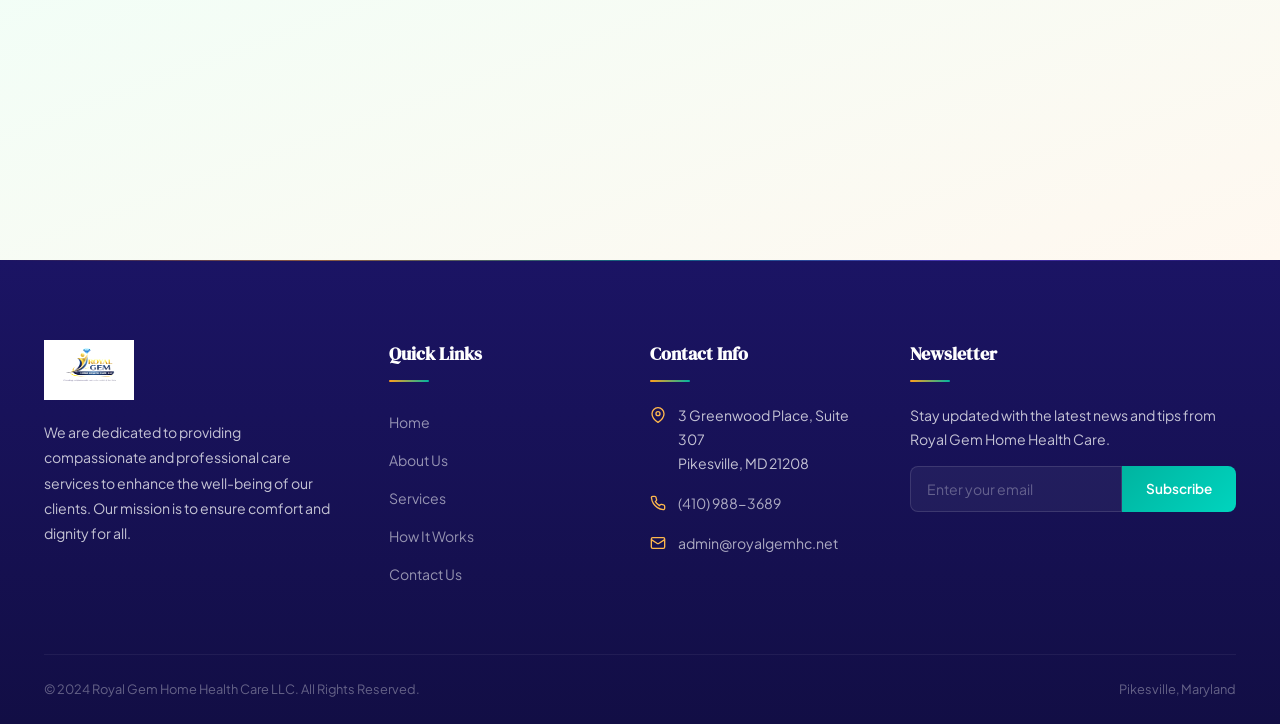
<file: index-8.html>
<!DOCTYPE html>
<html lang="en">
<head>
  <meta charset="UTF-8">
  <meta name="viewport" content="width=device-width, initial-scale=1.0">
  <title>Royal Gem Home Health Care LLC &mdash; Compassionate Home Care</title>
  <meta name="description" content="Royal Gem Home Health Care LLC offers personalized, compassionate in-home care services in Pikesville, Maryland.">
  <link rel="preconnect" href="https://fonts.googleapis.com">
  <link rel="preconnect" href="https://fonts.gstatic.com" crossorigin>
  <link href="https://fonts.googleapis.com/css2?family=DM+Serif+Display:ital@0;1&family=Plus+Jakarta+Sans:wght@300;400;500;600;700&display=swap" rel="stylesheet">
  <link rel="stylesheet" href="style.css">
  <style>.page-loader{animation:autoHide 0.5s ease 2.5s forwards}@keyframes autoHide{to{opacity:0;visibility:hidden;pointer-events:none}}</style>
</head>
<body>

  <!-- PAGE LOADER -->
  <div class="page-loader"><div class="loader-logo"><img src="logo-small.png" alt="Royal Gem" style="width:60px;height:auto;"></div><div class="loader-bar"><div class="loader-bar-fill"></div></div></div>

  <!-- TOP BAR -->
  <div class="topbar"><div class="container topbar-inner">
    <div class="topbar-item"><svg width="16" height="16" viewBox="0 0 24 24" fill="none" stroke="currentColor" stroke-width="2"><path d="M22 16.92v3a2 2 0 0 1-2.18 2 19.79 19.79 0 0 1-8.63-3.07 19.5 19.5 0 0 1-6-6 19.79 19.79 0 0 1-3.07-8.67A2 2 0 0 1 4.11 2h3a2 2 0 0 1 2 1.72c.127.96.361 1.903.7 2.81a2 2 0 0 1-.45 2.11L8.09 9.91a16 16 0 0 0 6 6l1.27-1.27a2 2 0 0 1 2.11-.45c.907.339 1.85.573 2.81.7A2 2 0 0 1 22 16.92z"/></svg> Call Us 24/7: <a href="tel:+14109883689">(410) 988-3689</a></div>
    <div class="topbar-item"><svg width="16" height="16" viewBox="0 0 24 24" fill="none" stroke="currentColor" stroke-width="2"><rect x="2" y="4" width="20" height="16" rx="2"/><path d="m22 7-8.97 5.7a1.94 1.94 0 0 1-2.06 0L2 7"/></svg> <a href="/cdn-cgi/l/email-protection#49282d2420276f6a7f7d723b263028252e2c24212a67272c3d">admin&#64;royalgemhc.net</a></div>
  </div></div>

  <!-- NAVBAR -->
  <nav class="navbar" id="navbar"><div class="container navbar-inner">
    <a href="#home" class="logo"><img src="logo-small.png" alt="Royal Gem Home Health Care LLC" class="logo-img"></a>
    <button class="menu-toggle" id="menuToggle" aria-label="Toggle navigation"><span></span><span></span><span></span></button>
    <div class="nav-links" id="navLinks">
      <a href="#home" class="active">Home</a>
      <a href="#about">About</a>
      <a href="#services">Services</a>
      <a href="#process">How It Works</a>
      <a href="#contact" class="nav-cta">Contact Us</a>
    </div>
  </div></nav>

  <!-- HERO -->
  <section class="hero" id="home">
    <div class="hero-blob hero-blob-1"></div>
    <div class="hero-blob hero-blob-2"></div>
    <div class="hero-blob hero-blob-3"></div>
    <div class="container hero-grid">
      <div class="hero-content">
        <div class="hero-badge"><span class="hero-badge-dot"></span> Licensed &amp; Trusted Care</div>
        <h1>Compassionate Home Care for a <em>Brighter Tomorrow</em></h1>
        <p class="hero-desc">At Royal Gem Home Health Care, we offer personalized care plans and empathetic support &mdash; all aimed at helping you or your loved ones reach optimal well-being in the comfort of home.</p>
        <div class="hero-actions">
          <a href="#contact" class="btn btn-primary">Schedule a Consultation <svg width="18" height="18" viewBox="0 0 24 24" fill="none" stroke="currentColor" stroke-width="2"><path d="M5 12h14m-7-7 7 7-7 7"/></svg></a>
          <a href="#services" class="btn btn-outline">Our Services</a>
        </div>
      </div>
      <div class="hero-visual">
        <div class="hero-img-main">
          <img src="hero-consultation.jpg" alt="Caregiver consulting with elderly couple at home">
          <div class="hero-img-overlay"><h3>Pikesville, Maryland</h3><p>Serving families across the Baltimore metropolitan area</p></div>
        </div>
        <div class="stat-float stat-float-1">
          <div class="icon-circle teal"><svg width="20" height="20" viewBox="0 0 24 24" fill="none" stroke="currentColor" stroke-width="2"><path d="M20.84 4.61a5.5 5.5 0 0 0-7.78 0L12 5.67l-1.06-1.06a5.5 5.5 0 0 0-7.78 7.78L12 21.23l8.84-8.84a5.5 5.5 0 0 0 0-7.78z"/></svg></div>
          <div><div class="stat-label">Care Quality</div><div class="stat-value">Exceptional</div></div>
        </div>
        <div class="stat-float stat-float-2">
          <div class="icon-circle gold"><svg width="20" height="20" viewBox="0 0 24 24" fill="none" stroke="currentColor" stroke-width="2"><path d="M17 21v-2a4 4 0 0 0-4-4H5a4 4 0 0 0-4 4v2"/><circle cx="9" cy="7" r="4"/><path d="M23 21v-2a4 4 0 0 0-3-3.87"/><path d="M16 3.13a4 4 0 0 1 0 7.75"/></svg></div>
          <div><div class="stat-label">Available</div><div class="stat-value">24/7 Support</div></div>
        </div>
      </div>
    </div>
  </section>

  <!-- TRUST MARQUEE -->
  <div class="trust-strip"><div class="marquee">
    <div class="marquee-item"><svg width="16" height="16" viewBox="0 0 24 24" fill="currentColor"><path d="M12 2l3.09 6.26L22 9.27l-5 4.87 1.18 6.88L12 17.77l-6.18 3.25L7 14.14 2 9.27l6.91-1.01L12 2z"/></svg> Licensed &amp; Insured</div>
    <div class="marquee-item"><svg width="16" height="16" viewBox="0 0 24 24" fill="currentColor"><path d="M12 2l3.09 6.26L22 9.27l-5 4.87 1.18 6.88L12 17.77l-6.18 3.25L7 14.14 2 9.27l6.91-1.01L12 2z"/></svg> Personalized Care Plans</div>
    <div class="marquee-item"><svg width="16" height="16" viewBox="0 0 24 24" fill="currentColor"><path d="M12 2l3.09 6.26L22 9.27l-5 4.87 1.18 6.88L12 17.77l-6.18 3.25L7 14.14 2 9.27l6.91-1.01L12 2z"/></svg> 24/7 Availability</div>
    <div class="marquee-item"><svg width="16" height="16" viewBox="0 0 24 24" fill="currentColor"><path d="M12 2l3.09 6.26L22 9.27l-5 4.87 1.18 6.88L12 17.77l-6.18 3.25L7 14.14 2 9.27l6.91-1.01L12 2z"/></svg> Skilled Nursing</div>
    <div class="marquee-item"><svg width="16" height="16" viewBox="0 0 24 24" fill="currentColor"><path d="M12 2l3.09 6.26L22 9.27l-5 4.87 1.18 6.88L12 17.77l-6.18 3.25L7 14.14 2 9.27l6.91-1.01L12 2z"/></svg> Companion Care</div>
    <div class="marquee-item"><svg width="16" height="16" viewBox="0 0 24 24" fill="currentColor"><path d="M12 2l3.09 6.26L22 9.27l-5 4.87 1.18 6.88L12 17.77l-6.18 3.25L7 14.14 2 9.27l6.91-1.01L12 2z"/></svg> Baltimore Metro Area</div>
    <div class="marquee-item"><svg width="16" height="16" viewBox="0 0 24 24" fill="currentColor"><path d="M12 2l3.09 6.26L22 9.27l-5 4.87 1.18 6.88L12 17.77l-6.18 3.25L7 14.14 2 9.27l6.91-1.01L12 2z"/></svg> Licensed &amp; Insured</div>
    <div class="marquee-item"><svg width="16" height="16" viewBox="0 0 24 24" fill="currentColor"><path d="M12 2l3.09 6.26L22 9.27l-5 4.87 1.18 6.88L12 17.77l-6.18 3.25L7 14.14 2 9.27l6.91-1.01L12 2z"/></svg> Personalized Care Plans</div>
    <div class="marquee-item"><svg width="16" height="16" viewBox="0 0 24 24" fill="currentColor"><path d="M12 2l3.09 6.26L22 9.27l-5 4.87 1.18 6.88L12 17.77l-6.18 3.25L7 14.14 2 9.27l6.91-1.01L12 2z"/></svg> 24/7 Availability</div>
    <div class="marquee-item"><svg width="16" height="16" viewBox="0 0 24 24" fill="currentColor"><path d="M12 2l3.09 6.26L22 9.27l-5 4.87 1.18 6.88L12 17.77l-6.18 3.25L7 14.14 2 9.27l6.91-1.01L12 2z"/></svg> Skilled Nursing</div>
    <div class="marquee-item"><svg width="16" height="16" viewBox="0 0 24 24" fill="currentColor"><path d="M12 2l3.09 6.26L22 9.27l-5 4.87 1.18 6.88L12 17.77l-6.18 3.25L7 14.14 2 9.27l6.91-1.01L12 2z"/></svg> Companion Care</div>
    <div class="marquee-item"><svg width="16" height="16" viewBox="0 0 24 24" fill="currentColor"><path d="M12 2l3.09 6.26L22 9.27l-5 4.87 1.18 6.88L12 17.77l-6.18 3.25L7 14.14 2 9.27l6.91-1.01L12 2z"/></svg> Baltimore Metro Area</div>
  </div></div>

  <!-- FEATURES -->
  <section class="features-strip" id="features"><div class="container"><div class="features-grid stagger-children">
    <div class="feature-card reveal"><div class="feature-icon teal-bg">&#x1FA7A;</div><h3>Comprehensive Care</h3><p>Our services cover a broad spectrum of needs, from skilled nursing to various forms of therapy &mdash; all coordinated for your well-being.</p></div>
    <div class="feature-card reveal"><div class="feature-icon gold-bg">&#x1F4CB;</div><h3>Personalized Plans</h3><p>We recognize that each individual has unique needs. Every care plan is custom-tailored by our registered nurses to fit your lifestyle.</p></div>
    <div class="feature-card reveal"><div class="feature-icon navy-bg">&#x1F49D;</div><h3>Compassionate Staff</h3><p>Our highly trained professionals are dedicated to providing respectful, warm, and knowledgeable care every single day.</p></div>
  </div></div></section>

  <!-- ABOUT -->
  <section class="about" id="about"><div class="container about-grid">
    <div class="about-image reveal-left">
      <div class="about-img-main"><img src="about-banner.jpg" alt="Caregivers providing support to elderly patients"></div>
      <div class="about-img-accent"><div><span class="accent-number">24/7</span><span class="accent-text">Care &amp;<br>Support</span></div></div>
    </div>
    <div class="about-text">
      <div class="section-label">Who We Are</div>
      <h2 class="section-title reveal">Empowering Lives with <em>Affectionate &amp; Comprehensive Care</em></h2>
      <p class="reveal">With a focus on tailored care plans and a holistic approach, we strive to meet the unique needs of each person we serve &mdash; ensuring they receive the highest standard of care in the comfort of their own home.</p>
      <ul class="about-checklist">
        <li class="reveal"><span class="check-icon"><svg width="14" height="14" viewBox="0 0 24 24" fill="none" stroke="currentColor" stroke-width="3"><path d="M20 6 9 17l-5-5"/></svg></span> Compassionate and personalized care tailored to each individual's needs</li>
        <li class="reveal"><span class="check-icon"><svg width="14" height="14" viewBox="0 0 24 24" fill="none" stroke="currentColor" stroke-width="3"><path d="M20 6 9 17l-5-5"/></svg></span> Dedicated team bringing expertise and empathy to every interaction</li>
        <li class="reveal"><span class="check-icon"><svg width="14" height="14" viewBox="0 0 24 24" fill="none" stroke="currentColor" stroke-width="3"><path d="M20 6 9 17l-5-5"/></svg></span> Enhancing quality of life through integrated healthcare solutions</li>
      </ul>
      <a href="#contact" class="btn btn-primary reveal">Learn More About Us <svg width="18" height="18" viewBox="0 0 24 24" fill="none" stroke="currentColor" stroke-width="2"><path d="M5 12h14m-7-7 7 7-7 7"/></svg></a>
    </div>
  </div></section>

  <!-- STATS BAR -->
  <section class="stats-bar"><div class="container"><div class="stats-grid">
    <div class="stat-item reveal"><span class="stat-number"><span data-count="24" data-suffix="/7">0</span></span><span class="stat-desc">Care Availability</span></div>
    <div class="stat-item reveal"><span class="stat-number"><span data-count="100" data-suffix="%">0</span></span><span class="stat-desc">Personalized Plans</span></div>
    <div class="stat-item reveal"><span class="stat-number"><span data-count="50" data-suffix="+">0</span></span><span class="stat-desc">Trained Caregivers</span></div>
    <div class="stat-item reveal"><span class="stat-number"><span data-count="10" data-suffix="+">0</span></span><span class="stat-desc">Services Offered</span></div>
  </div></div></section>

  <!-- SERVICES -->
  <section class="services" id="services"><div class="container">
    <div class="services-header"><div class="section-label">Our Services</div><h2 class="section-title reveal">Tailored <em>Home Care Solutions</em></h2><p class="reveal">We specialize in providing in-home care for the elderly, ensuring they live comfortably in familiar surroundings with empathic support and tailored assistance.</p></div>
    <div class="services-grid stagger-children">
      <div class="service-card reveal"><div class="service-icon-wrap"><span>&#x1F6C1;</span></div><h3>Bathing Assistance</h3><p>Receive dignified support for bathing, ensuring comfort and safety with compassionate assistance from our caregivers.</p></div>
      <div class="service-card reveal"><div class="service-icon-wrap"><span>&#x1F48A;</span></div><h3>Medication Assistance</h3><p>Stay on track with medications under professional guidance, promoting health and well-being with attentive support.</p></div>
      <div class="service-card reveal"><div class="service-icon-wrap"><span>&#x1F454;</span></div><h3>Dressing &amp; Grooming</h3><p>Maintain personal hygiene and independence with assistance for dressing and grooming, provided with care and respect.</p></div>
      <div class="service-card reveal"><div class="service-icon-wrap"><span>&#x1F9FA;</span></div><h3>Personal Laundry Service</h3><p>Convenient and personalized laundry service ensures fresh clothing, allowing you to focus on comfort and well-being.</p></div>
      <div class="service-card reveal"><div class="service-icon-wrap"><span>&#x1F91D;</span></div><h3>Companion Care</h3><p>Non-medical support and companionship for individuals who need assistance with daily activities and social engagement.</p></div>
      <div class="service-card reveal"><div class="service-icon-wrap"><span>&#x1F3E5;</span></div><h3>Escorted Appointments</h3><p>Reliable escort services ensure you reach medical appointments safely and on time, providing total peace of mind.</p></div>
    </div>
  </div></section>

  <!-- PROCESS -->
  <section class="process" id="process"><div class="container">
    <div class="process-header"><div class="section-label">How It Works</div><h2 class="section-title reveal">Getting Started Is <em>Simple</em></h2><p class="reveal">Just four steps and you're all set for compassionate, professional in-home care.</p></div>
    <div class="steps-grid stagger-children">
      <div class="step-card reveal"><div class="step-number">1</div><h3>Get in Touch</h3><p>Contact us by phone or email to discuss your care needs and schedule an evaluation.</p></div>
      <div class="step-card reveal"><div class="step-number">2</div><h3>Schedule a Consultation</h3><p>Call us or fill out the form to set up a personalized consultation appointment.</p></div>
      <div class="step-card reveal"><div class="step-number">3</div><h3>Comprehensive Assessment</h3><p>Our registered nurse conducts a thorough assessment to develop a specialized care plan.</p></div>
      <div class="step-card reveal"><div class="step-number">4</div><h3>Begin Your Care</h3><p>Our compassionate caregivers assist you in living comfortably in your own home.</p></div>
    </div>
  </div></section>

  <!-- GALLERY -->
  <section class="gallery" id="gallery"><div class="container">
    <div class="gallery-header"><div class="section-label">Our Care in Action</div><h2 class="section-title reveal">Dedicated to <em>Your Well-Being</em></h2></div>
    <div class="gallery-grid stagger-children">
      <div class="gallery-item reveal"><img src="hero-consultation.jpg" alt="In-home consultation"><div class="gallery-overlay"><h4>Home Consultations</h4></div></div>
      <div class="gallery-item reveal"><img src="companion-care.jpg" alt="Companion care reading"><div class="gallery-overlay"><h4>Companion Care</h4></div></div>
      <div class="gallery-item reveal"><img src="about-collage.jpg" alt="Comprehensive services"><div class="gallery-overlay"><h4>Comprehensive Services</h4></div></div>
    </div>
  </div></section>

  <!-- WHY CHOOSE US -->
  <section class="why-us"><div class="container">
    <div class="services-header"><div class="section-label">Why Choose Us</div><h2 class="section-title reveal">Your Partner in <em>Exceptional Care</em></h2></div>
    <div class="why-grid stagger-children">
      <div class="why-card reveal"><div class="why-card-header"><div class="why-emoji">&#x1F932;</div><h3>Companion Care</h3><p>Non-medical support and companionship to individuals who need assistance with daily activities, offering emotional connection and joy.</p></div><a href="#contact" class="why-card-link">Learn More <svg width="16" height="16" viewBox="0 0 24 24" fill="none" stroke="currentColor" stroke-width="2"><path d="M5 12h14m-7-7 7 7-7 7"/></svg></a></div>
      <div class="why-card reveal"><div class="why-card-header"><div class="why-emoji">&#x1F697;</div><h3>Escorted Medical Appointments</h3><p>Reliable escort services ensure you reach medical appointments safely and on time, providing total peace of mind for families.</p></div><a href="#contact" class="why-card-link">Learn More <svg width="16" height="16" viewBox="0 0 24 24" fill="none" stroke="currentColor" stroke-width="2"><path d="M5 12h14m-7-7 7 7-7 7"/></svg></a></div>
      <div class="why-card reveal"><div class="why-card-header"><div class="why-emoji">&#x1F3CB;&#xFE0F;</div><h3>Integrated Therapy Program</h3><p>Regain strength, improve mobility, and maintain independence with our comprehensive physical and occupational therapy services.</p></div><a href="#contact" class="why-card-link">Learn More <svg width="16" height="16" viewBox="0 0 24 24" fill="none" stroke="currentColor" stroke-width="2"><path d="M5 12h14m-7-7 7 7-7 7"/></svg></a></div>
    </div>
  </div></section>

  <!-- CTA BANNER -->
  <section class="cta-banner"><div class="container"><div class="cta-inner">
    <div class="cta-text"><h2 class="reveal">Ready to Experience <em style="color:#FFB84D;font-style:italic">Exceptional Care?</em></h2><p class="reveal">Contact us today to schedule a free consultation and discover how we can help your family.</p></div>
    <div class="cta-actions reveal">
      <a href="tel:+14109883689" class="btn btn-white"><svg width="18" height="18" viewBox="0 0 24 24" fill="none" stroke="currentColor" stroke-width="2"><path d="M22 16.92v3a2 2 0 0 1-2.18 2 19.79 19.79 0 0 1-8.63-3.07 19.5 19.5 0 0 1-6-6 19.79 19.79 0 0 1-3.07-8.67A2 2 0 0 1 4.11 2h3a2 2 0 0 1 2 1.72c.127.96.361 1.903.7 2.81a2 2 0 0 1-.45 2.11L8.09 9.91a16 16 0 0 0 6 6l1.27-1.27a2 2 0 0 1 2.11-.45c.907.339 1.85.573 2.81.7A2 2 0 0 1 22 16.92z"/></svg> Call (410) 988-3689</a>
      <a href="#contact" class="btn btn-primary" style="box-shadow:0 6px 24px rgba(0,180,160,0.5)">Get Started <svg width="18" height="18" viewBox="0 0 24 24" fill="none" stroke="currentColor" stroke-width="2"><path d="M5 12h14m-7-7 7 7-7 7"/></svg></a>
    </div>
  </div></div></section>

  <!-- CONTACT -->
  <section class="contact" id="contact"><div class="container">
    <div class="section-label">Contact Us</div>
    <h2 class="section-title reveal">Ready to Get Started? <em>Let's Talk.</em></h2>
    <div class="contact-wrapper" style="margin-top:40px;">
      <div class="contact-info reveal-left">
        <p>We're here to help you find the perfect care solution. Reach out today and our team will get back to you as soon as possible.</p>
        <div class="contact-details">
          <div class="contact-item"><div class="contact-item-icon"><svg width="22" height="22" viewBox="0 0 24 24" fill="none" stroke="currentColor" stroke-width="2"><path d="M21 10c0 7-9 13-9 13s-9-6-9-13a9 9 0 1 1 18 0z"/><circle cx="12" cy="10" r="3"/></svg></div><div class="contact-item-text"><div class="ci-label">Address</div><div class="ci-value">3 Greenwood Place, Suite 307<br>Pikesville, MD 21208</div></div></div>
          <div class="contact-item"><div class="contact-item-icon"><svg width="22" height="22" viewBox="0 0 24 24" fill="none" stroke="currentColor" stroke-width="2"><path d="M22 16.92v3a2 2 0 0 1-2.18 2 19.79 19.79 0 0 1-8.63-3.07 19.5 19.5 0 0 1-6-6 19.79 19.79 0 0 1-3.07-8.67A2 2 0 0 1 4.11 2h3a2 2 0 0 1 2 1.72c.127.96.361 1.903.7 2.81a2 2 0 0 1-.45 2.11L8.09 9.91a16 16 0 0 0 6 6l1.27-1.27a2 2 0 0 1 2.11-.45c.907.339 1.85.573 2.81.7A2 2 0 0 1 22 16.92z"/></svg></div><div class="contact-item-text"><div class="ci-label">Phone (24/7)</div><div class="ci-value"><a href="tel:+14109883689">(410) 988-3689</a></div></div></div>
          <div class="contact-item"><div class="contact-item-icon"><svg width="22" height="22" viewBox="0 0 24 24" fill="none" stroke="currentColor" stroke-width="2"><rect x="2" y="4" width="20" height="16" rx="2"/><path d="m22 7-8.97 5.7a1.94 1.94 0 0 1-2.06 0L2 7"/></svg></div><div class="contact-item-text"><div class="ci-label">Email</div><div class="ci-value"><a href="/cdn-cgi/l/email-protection#8feeebe2e6e1a9acb9bbb4fde0f6eee3e8eae2e7eca1e1eafb">admin&#64;royalgemhc.net</a></div></div></div>
        </div>
        <div class="contact-nurse-img"><img src="contact-nurse.jpg" alt="Caring nurse"></div>
      </div>
      <div class="contact-form-card reveal-right">
        <h3>Send Us a Message</h3><p class="form-sub">We'll get back to you as soon as possible.</p>
        <form id="contactForm"><div id="formFields">
          <div class="form-row"><div class="form-group"><label for="fname">First Name</label><input type="text" id="fname" placeholder="Your first name" required></div><div class="form-group"><label for="lname">Last Name</label><input type="text" id="lname" placeholder="Your last name" required></div></div>
          <div class="form-row"><div class="form-group"><label for="email">Email</label><input type="email" id="email" placeholder="you&#64;email.com" required></div><div class="form-group"><label for="phone">Phone</label><input type="tel" id="phone" placeholder="(555) 123-4567"></div></div>
          <div class="form-group"><label for="message">Message</label><textarea id="message" placeholder="Tell us about your care needs..." required></textarea></div>
          <button type="submit" class="btn btn-primary btn-submit">Send Message <svg width="18" height="18" viewBox="0 0 24 24" fill="none" stroke="currentColor" stroke-width="2"><path d="M22 2 11 13"/><path d="M22 2 15 22l-4-9-9-4z"/></svg></button>
        </div>
        <div class="form-success" id="formSuccess"><div class="form-success-icon"><svg width="36" height="36" viewBox="0 0 24 24" fill="none" stroke="currentColor" stroke-width="2"><path d="M20 6 9 17l-5-5"/></svg></div><h4>Message Sent!</h4><p>Thank you for reaching out. We'll contact you shortly.</p></div>
        </form>
      </div>
    </div>
  </div></section>

  <!-- FOOTER -->
  <footer class="footer"><div class="container">
    <div class="footer-grid">
      <div><div class="logo" style="margin-bottom:20px;"><img src="logo-small.png" alt="Royal Gem Home Health Care LLC" class="logo-img footer-logo-img"></div><p class="footer-about-text">We are dedicated to providing compassionate and professional care services to enhance the well-being of our clients. Our mission is to ensure comfort and dignity for all.</p></div>
      <div><h4>Quick Links</h4><div class="footer-links"><a href="#home">Home</a><a href="#about">About Us</a><a href="#services">Services</a><a href="#process">How It Works</a><a href="#contact">Contact Us</a></div></div>
      <div><h4>Contact Info</h4>
        <div class="footer-contact-item"><svg width="16" height="16" viewBox="0 0 24 24" fill="none" stroke="currentColor" stroke-width="2"><path d="M21 10c0 7-9 13-9 13s-9-6-9-13a9 9 0 1 1 18 0z"/><circle cx="12" cy="10" r="3"/></svg><span>3 Greenwood Place, Suite 307<br>Pikesville, MD 21208</span></div>
        <div class="footer-contact-item"><svg width="16" height="16" viewBox="0 0 24 24" fill="none" stroke="currentColor" stroke-width="2"><path d="M22 16.92v3a2 2 0 0 1-2.18 2 19.79 19.79 0 0 1-8.63-3.07 19.5 19.5 0 0 1-6-6 19.79 19.79 0 0 1-3.07-8.67A2 2 0 0 1 4.11 2h3a2 2 0 0 1 2 1.72c.127.96.361 1.903.7 2.81a2 2 0 0 1-.45 2.11L8.09 9.91a16 16 0 0 0 6 6l1.27-1.27a2 2 0 0 1 2.11-.45c.907.339 1.85.573 2.81.7A2 2 0 0 1 22 16.92z"/></svg><a href="tel:+14109883689">(410) 988-3689</a></div>
        <div class="footer-contact-item"><svg width="16" height="16" viewBox="0 0 24 24" fill="none" stroke="currentColor" stroke-width="2"><rect x="2" y="4" width="20" height="16" rx="2"/><path d="m22 7-8.97 5.7a1.94 1.94 0 0 1-2.06 0L2 7"/></svg><a href="/cdn-cgi/l/email-protection#28494c4541460e0b1e1c135a475149444f4d45404b06464d5c">admin&#64;royalgemhc.net</a></div>
      </div>
      <div><h4>Newsletter</h4><p style="font-size:0.88rem;margin-bottom:14px;">Stay updated with the latest news and tips from Royal Gem Home Health Care.</p><div class="footer-newsletter-input"><input type="email" placeholder="Enter your email"><button>Subscribe</button></div></div>
    </div>
    <div class="footer-bottom"><span>&copy; 2024 Royal Gem Home Health Care LLC. All Rights Reserved.</span><span>Pikesville, Maryland</span></div>
  </div></footer>

  <!-- BACK TO TOP -->
  <button class="back-to-top" aria-label="Back to top"><svg width="20" height="20" viewBox="0 0 24 24" fill=
</file>
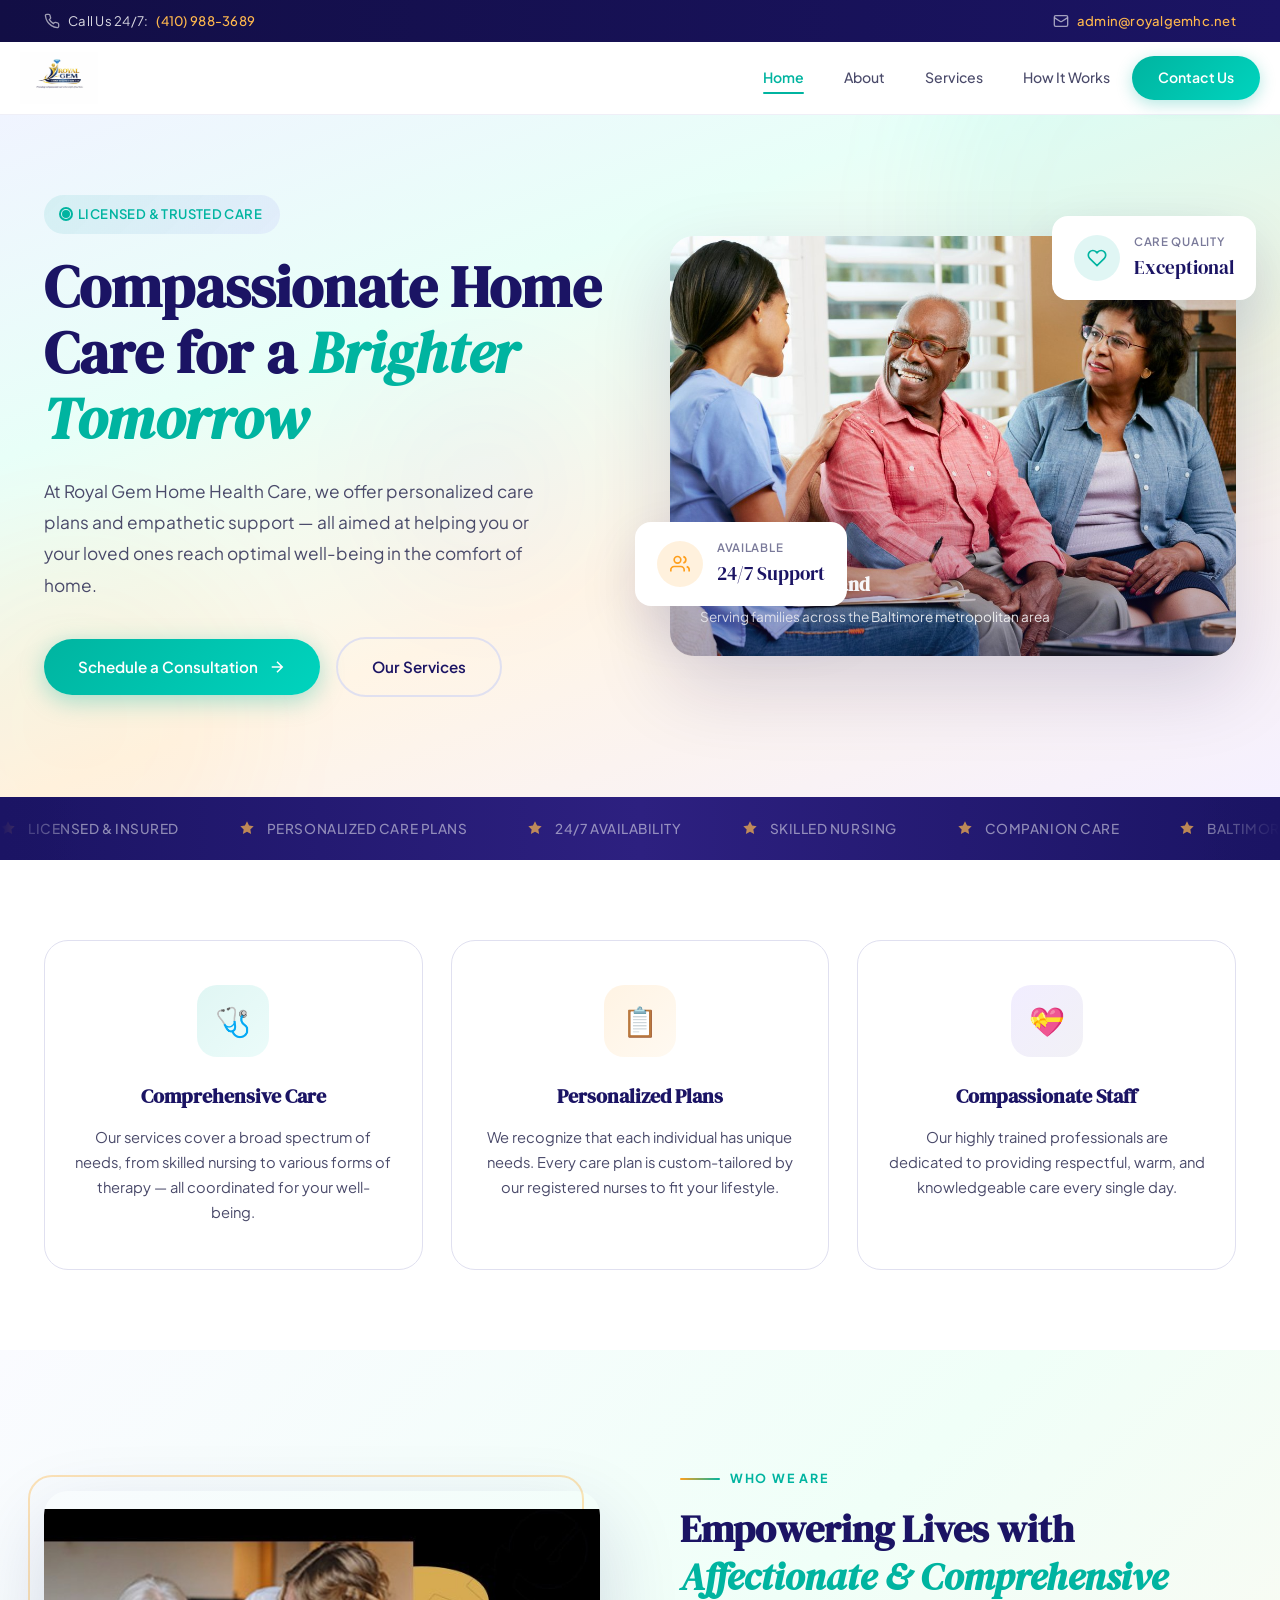
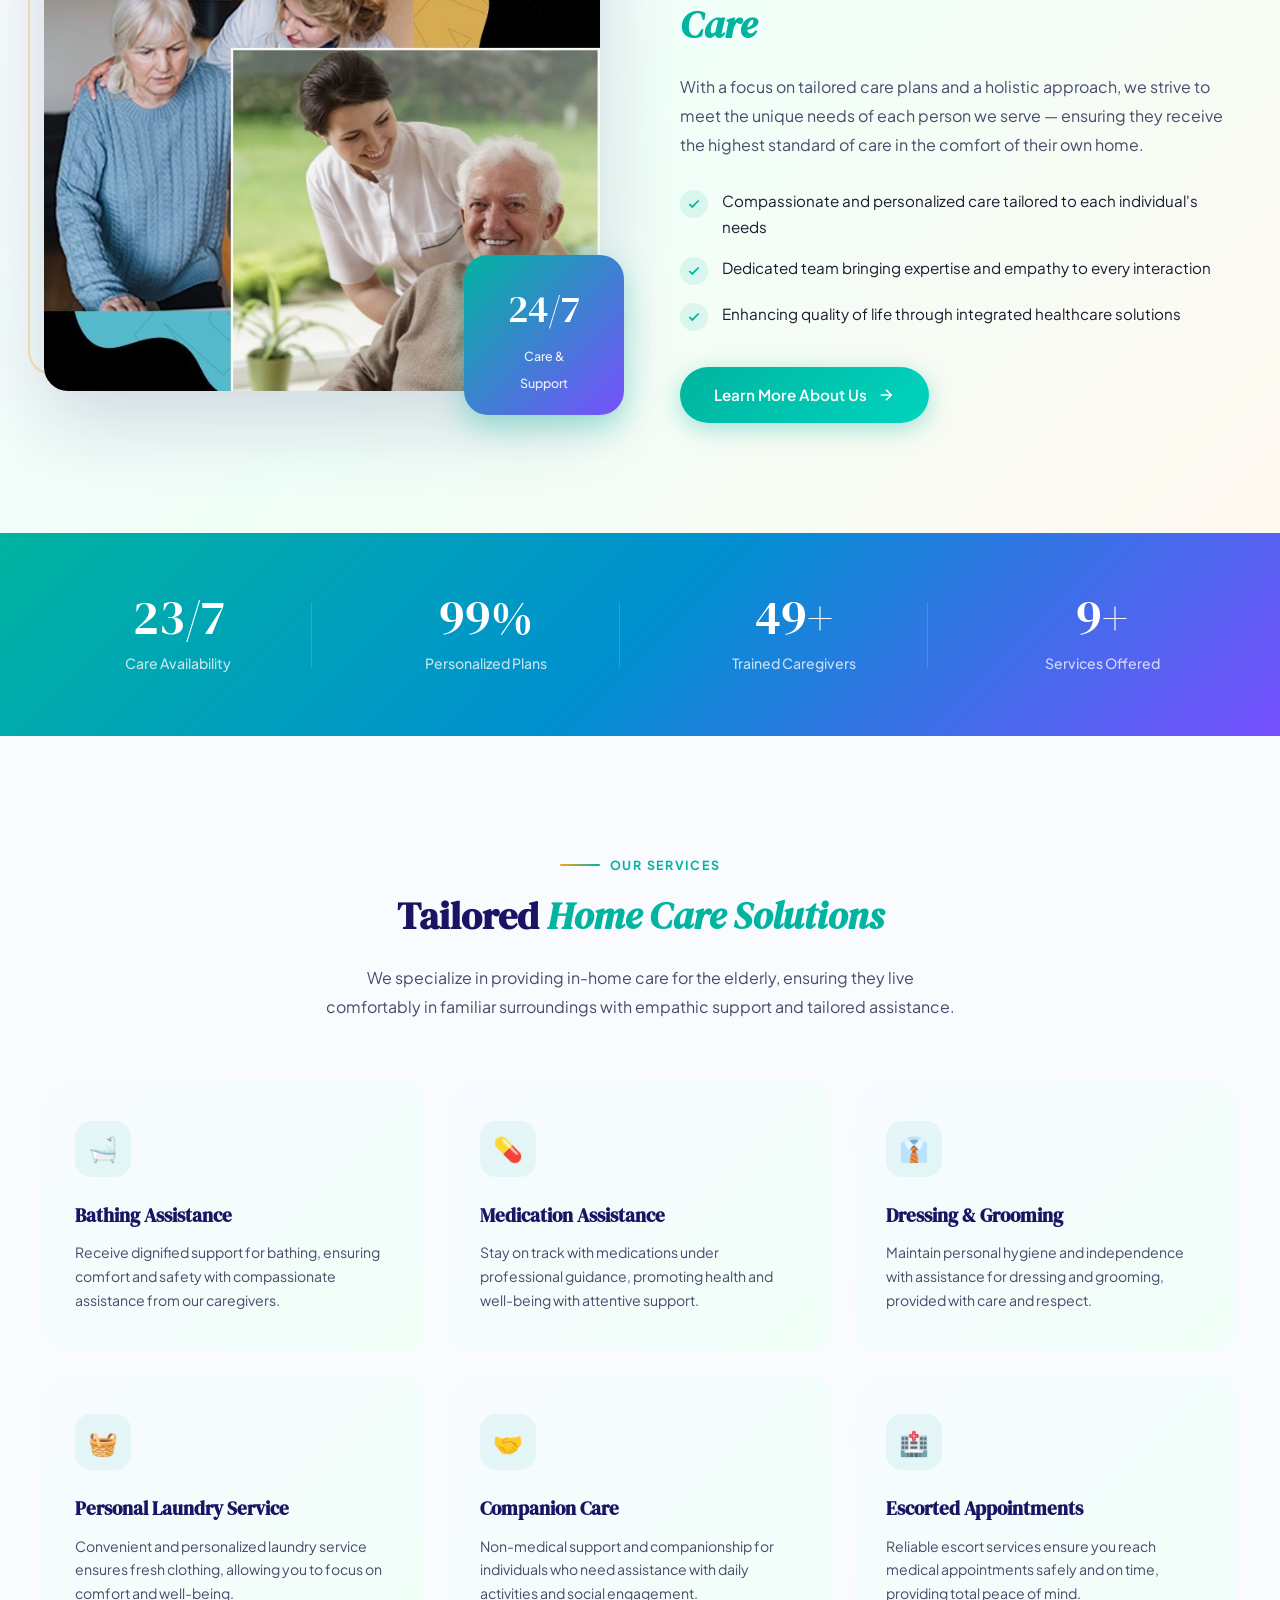
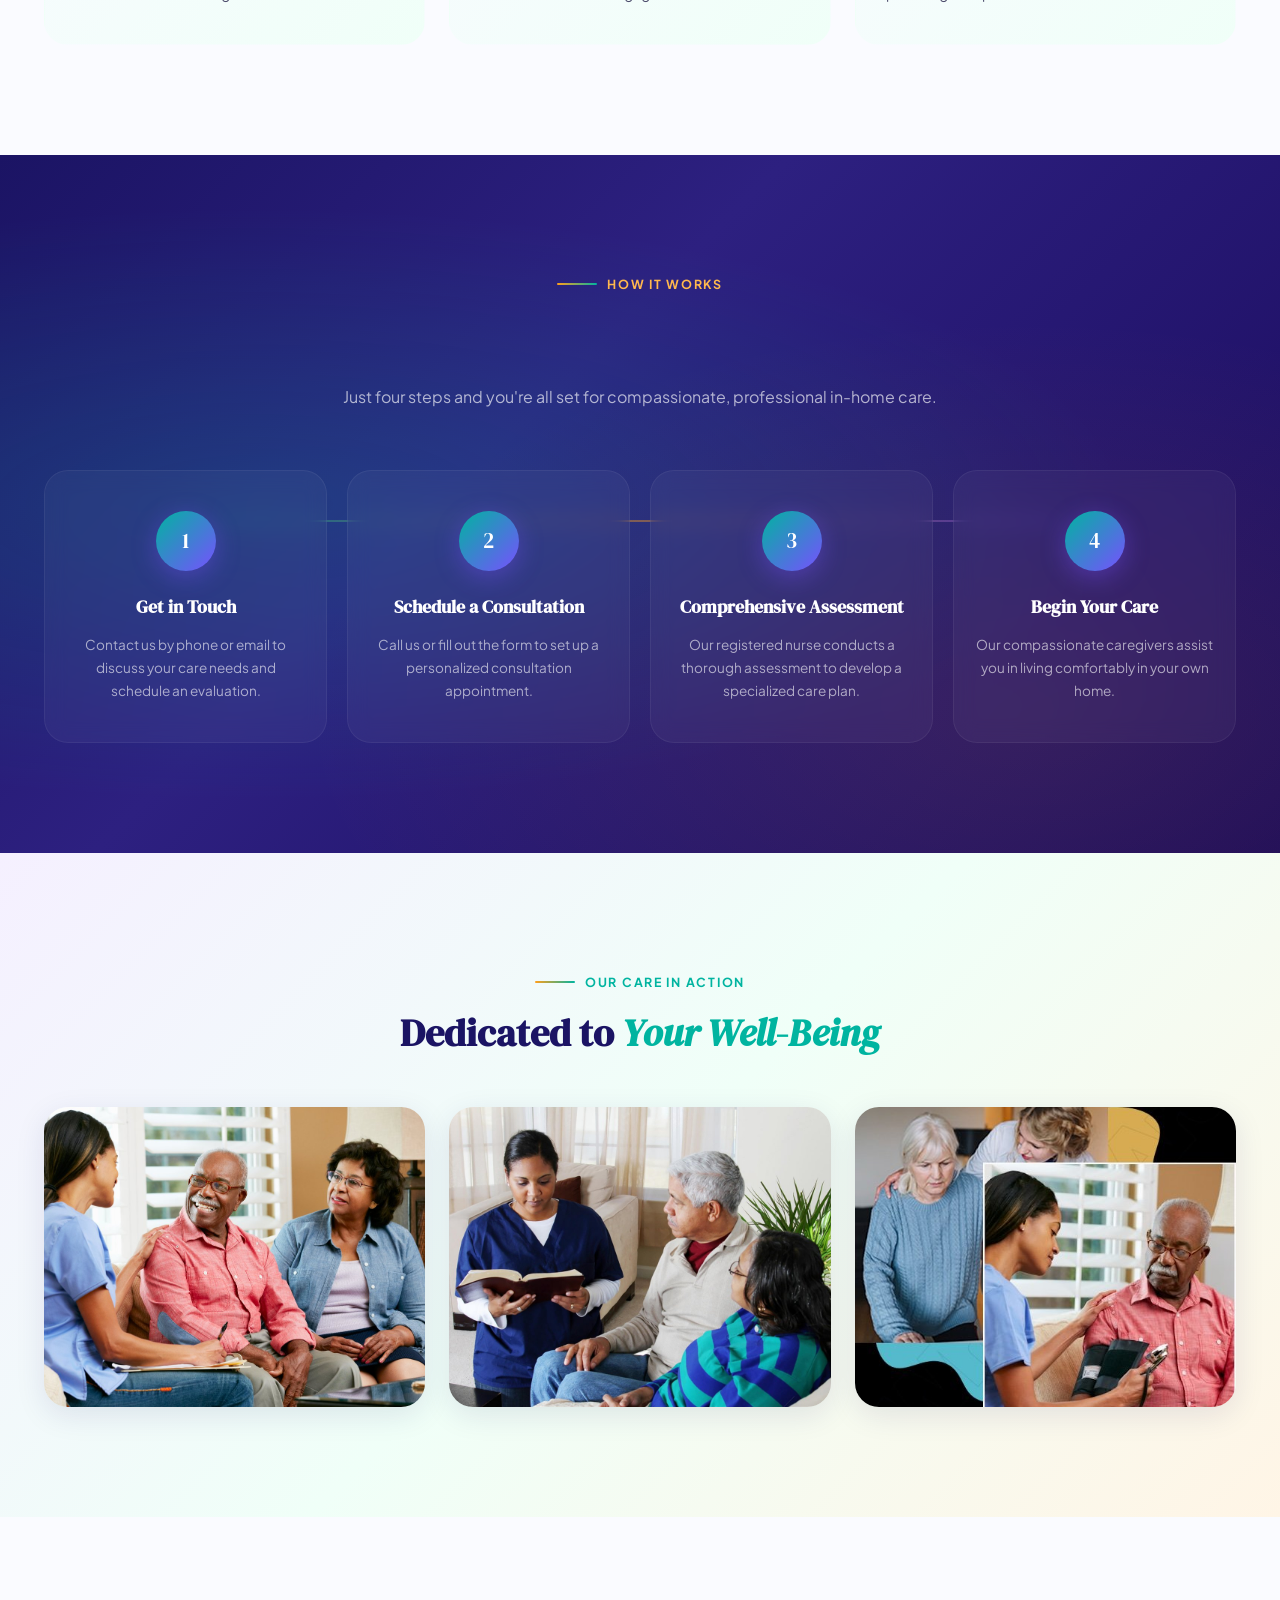
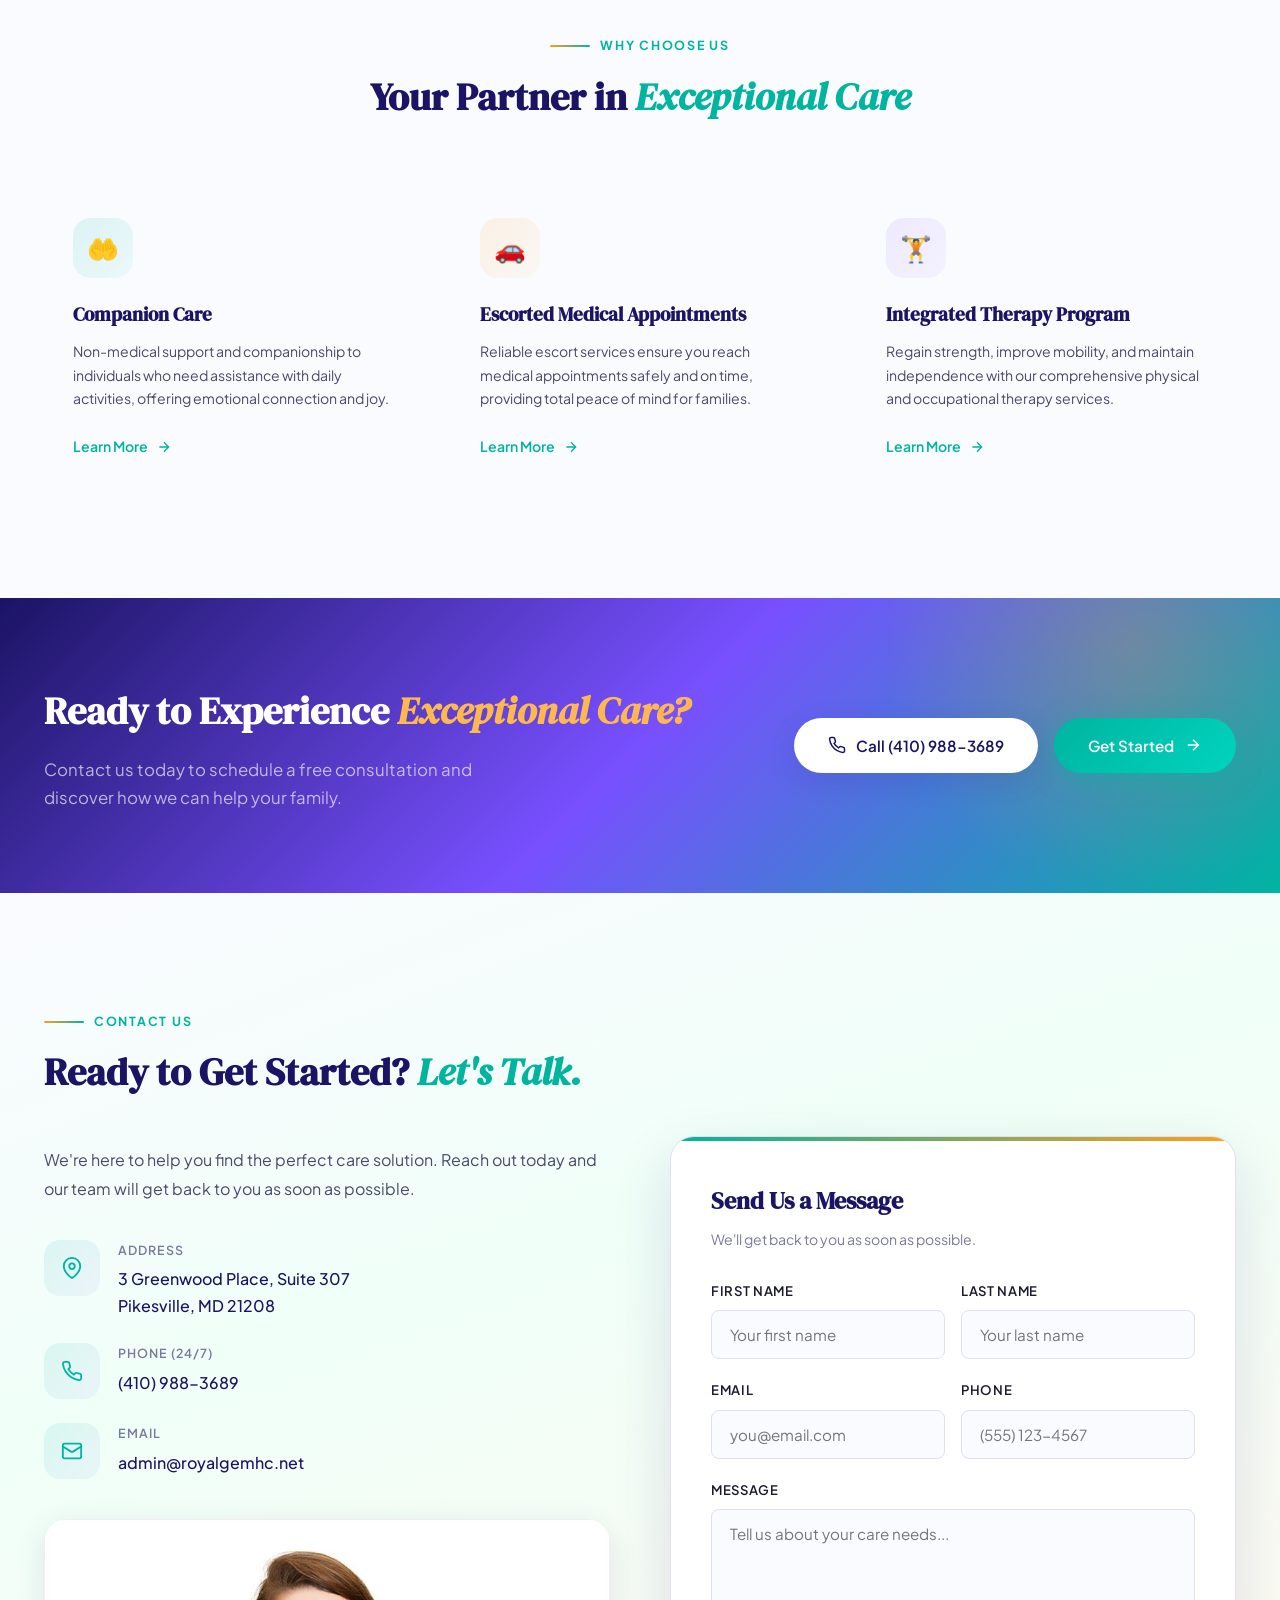
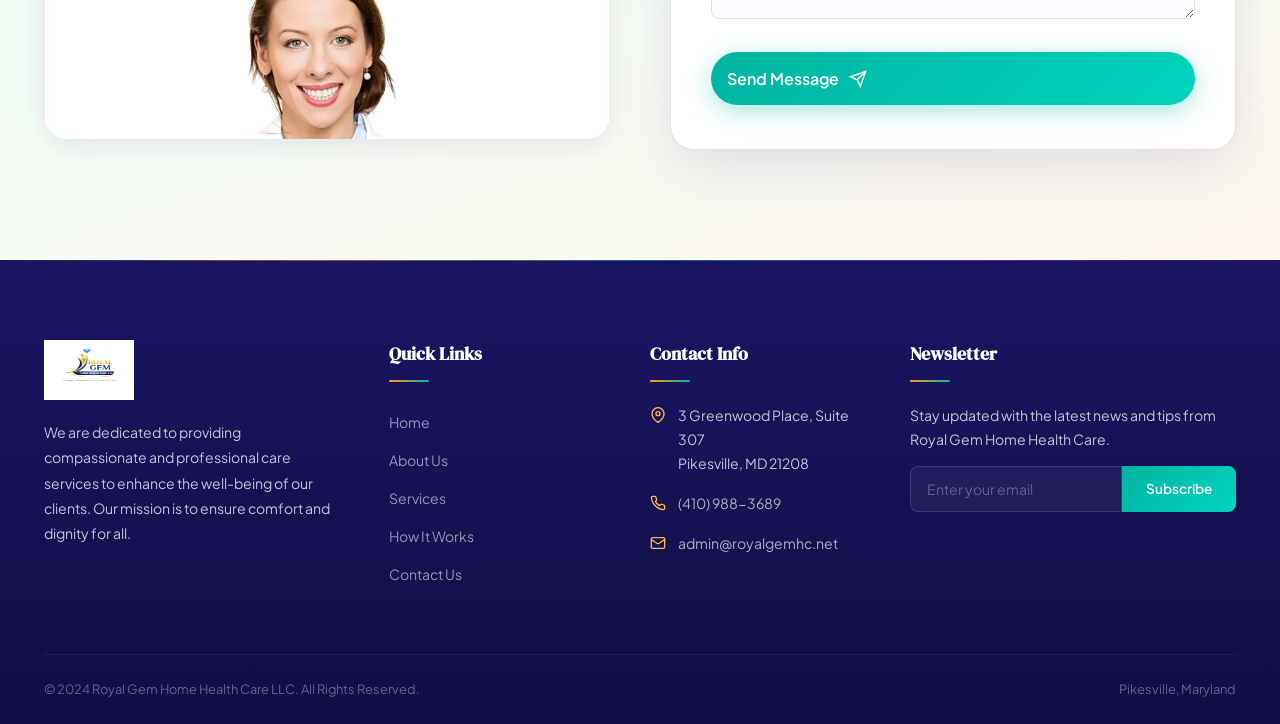
<file: index-9.html>
<!DOCTYPE html>
<html lang="en">
<head>
  <meta charset="UTF-8">
  <meta name="viewport" content="width=device-width, initial-scale=1.0, maximum-scale=5.0">
  <title>Royal Gem Home Health Care LLC &mdash; Compassionate Home Care</title>
  <meta name="description" content="Royal Gem Home Health Care LLC offers personalized, compassionate in-home care services in Pikesville, Maryland.">
  <link rel="preconnect" href="https://fonts.googleapis.com">
  <link rel="preconnect" href="https://fonts.gstatic.com" crossorigin>
  <link href="https://fonts.googleapis.com/css2?family=DM+Serif+Display:ital@0;1&family=Plus+Jakarta+Sans:wght@300;400;500;600;700&display=swap" rel="stylesheet">
  <link rel="stylesheet" href="style.css">
  <style>.page-loader{animation:autoHide 0.5s ease 2.5s forwards}@keyframes autoHide{to{opacity:0;visibility:hidden;pointer-events:none}}</style>
</head>
<body>

  <div class="page-loader"><div class="loader-logo"><img src="logo-small.png" alt="Royal Gem" style="width:70px;height:auto;"></div><div class="loader-bar"><div class="loader-bar-fill"></div></div></div>

  <div class="topbar"><div class="container topbar-inner">
    <div class="topbar-item"><svg width="16" height="16" viewBox="0 0 24 24" fill="none" stroke="currentColor" stroke-width="2"><path d="M22 16.92v3a2 2 0 0 1-2.18 2 19.79 19.79 0 0 1-8.63-3.07 19.5 19.5 0 0 1-6-6 19.79 19.79 0 0 1-3.07-8.67A2 2 0 0 1 4.11 2h3a2 2 0 0 1 2 1.72c.127.96.361 1.903.7 2.81a2 2 0 0 1-.45 2.11L8.09 9.91a16 16 0 0 0 6 6l1.27-1.27a2 2 0 0 1 2.11-.45c.907.339 1.85.573 2.81.7A2 2 0 0 1 22 16.92z"/></svg> Call Us 24/7: <a href="tel:+14109883689">(410) 988-3689</a></div>
    <div class="topbar-item"><svg width="16" height="16" viewBox="0 0 24 24" fill="none" stroke="currentColor" stroke-width="2"><rect x="2" y="4" width="20" height="16" rx="2"/><path d="m22 7-8.97 5.7a1.94 1.94 0 0 1-2.06 0L2 7"/></svg> <a href="mailto:admin&#64;royalgemhc.net">admin&#64;royalgemhc.net</a></div>
  </div></div>

  <nav class="navbar" id="navbar"><div class="container navbar-inner">
    <a href="#home" class="logo"><img src="logo-small.png" alt="Royal Gem Home Health Care LLC" class="logo-img"></a>
    <button class="menu-toggle" id="menuToggle" aria-label="Toggle navigation"><span></span><span></span><span></span></button>
    <div class="nav-links" id="navLinks">
      <a href="#home" class="active">Home</a>
      <a href="#about">About</a>
      <a href="#services">Services</a>
      <a href="#process">How It Works</a>
      <a href="#contact" class="nav-cta">Contact Us</a>
    </div>
  </div></nav>

  <section class="hero" id="home">
    <div class="hero-blob hero-blob-1"></div>
    <div class="hero-blob hero-blob-2"></div>
    <div class="hero-blob hero-blob-3"></div>
    <div class="container hero-grid">
      <div class="hero-content">
        <div class="hero-badge"><span class="hero-badge-dot"></span> Licensed &amp; Trusted Care</div>
        <h1>Compassionate Home Care for a <em>Brighter Tomorrow</em></h1>
        <p class="hero-desc">At Royal Gem Home Health Care, we offer personalized care plans and empathetic support &mdash; all aimed at helping you or your loved ones reach optimal well-being in the comfort of home.</p>
        <div class="hero-actions">
          <a href="#contact" class="btn btn-primary">Schedule a Consultation <svg width="18" height="18" viewBox="0 0 24 24" fill="none" stroke="currentColor" stroke-width="2"><path d="M5 12h14m-7-7 7 7-7 7"/></svg></a>
          <a href="#services" class="btn btn-outline">Our Services</a>
        </div>
      </div>
      <div class="hero-visual">
        <div class="hero-img-main">
          <img src="hero-consultation.jpg" alt="Caregiver consulting with elderly couple at home">
          <div class="hero-img-overlay"><h3>Pikesville, Maryland</h3><p>Serving families across the Baltimore metropolitan area</p></div>
        </div>
        <div class="stat-float stat-float-1">
          <div class="icon-circle teal"><svg width="20" height="20" viewBox="0 0 24 24" fill="none" stroke="currentColor" stroke-width="2"><path d="M20.84 4.61a5.5 5.5 0 0 0-7.78 0L12 5.67l-1.06-1.06a5.5 5.5 0 0 0-7.78 7.78L12 21.23l8.84-8.84a5.5 5.5 0 0 0 0-7.78z"/></svg></div>
          <div><div class="stat-label">Care Quality</div><div class="stat-value">Exceptional</div></div>
        </div>
        <div class="stat-float stat-float-2">
          <div class="icon-circle gold"><svg width="20" height="20" viewBox="0 0 24 24" fill="none" stroke="currentColor" stroke-width="2"><path d="M17 21v-2a4 4 0 0 0-4-4H5a4 4 0 0 0-4 4v2"/><circle cx="9" cy="7" r="4"/><path d="M23 21v-2a4 4 0 0 0-3-3.87"/><path d="M16 3.13a4 4 0 0 1 0 7.75"/></svg></div>
          <div><div class="stat-label">Available</div><div class="stat-value">24/7 Support</div></div>
        </div>
      </div>
    </div>
  </section>

  <div class="trust-strip"><div class="marquee">
    <div class="marquee-item"><svg width="16" height="16" viewBox="0 0 24 24" fill="currentColor"><path d="M12 2l3.09 6.26L22 9.27l-5 4.87 1.18 6.88L12 17.77l-6.18 3.25L7 14.14 2 9.27l6.91-1.01L12 2z"/></svg> Licensed &amp; Insured</div>
    <div class="marquee-item"><svg width="16" height="16" viewBox="0 0 24 24" fill="currentColor"><path d="M12 2l3.09 6.26L22 9.27l-5 4.87 1.18 6.88L12 17.77l-6.18 3.25L7 14.14 2 9.27l6.91-1.01L12 2z"/></svg> Personalized Care Plans</div>
    <div class="marquee-item"><svg width="16" height="16" viewBox="0 0 24 24" fill="currentColor"><path d="M12 2l3.09 6.26L22 9.27l-5 4.87 1.18 6.88L12 17.77l-6.18 3.25L7 14.14 2 9.27l6.91-1.01L12 2z"/></svg> 24/7 Availability</div>
    <div class="marquee-item"><svg width="16" height="16" viewBox="0 0 24 24" fill="currentColor"><path d="M12 2l3.09 6.26L22 9.27l-5 4.87 1.18 6.88L12 17.77l-6.18 3.25L7 14.14 2 9.27l6.91-1.01L12 2z"/></svg> Skilled Nursing</div>
    <div class="marquee-item"><svg width="16" height="16" viewBox="0 0 24 24" fill="currentColor"><path d="M12 2l3.09 6.26L22 9.27l-5 4.87 1.18 6.88L12 17.77l-6.18 3.25L7 14.14 2 9.27l6.91-1.01L12 2z"/></svg> Companion Care</div>
    <div class="marquee-item"><svg width="16" height="16" viewBox="0 0 24 24" fill="currentColor"><path d="M12 2l3.09 6.26L22 9.27l-5 4.87 1.18 6.88L12 17.77l-6.18 3.25L7 14.14 2 9.27l6.91-1.01L12 2z"/></svg> Baltimore Metro Area</div>
    <div class="marquee-item"><svg width="16" height="16" viewBox="0 0 24 24" fill="currentColor"><path d="M12 2l3.09 6.26L22 9.27l-5 4.87 1.18 6.88L12 17.77l-6.18 3.25L7 14.14 2 9.27l6.91-1.01L12 2z"/></svg> Licensed &amp; Insured</div>
    <div class="marquee-item"><svg width="16" height="16" viewBox="0 0 24 24" fill="currentColor"><path d="M12 2l3.09 6.26L22 9.27l-5 4.87 1.18 6.88L12 17.77l-6.18 3.25L7 14.14 2 9.27l6.91-1.01L12 2z"/></svg> Personalized Care Plans</div>
    <div class="marquee-item"><svg width="16" height="16" viewBox="0 0 24 24" fill="currentColor"><path d="M12 2l3.09 6.26L22 9.27l-5 4.87 1.18 6.88L12 17.77l-6.18 3.25L7 14.14 2 9.27l6.91-1.01L12 2z"/></svg> 24/7 Availability</div>
    <div class="marquee-item"><svg width="16" height="16" viewBox="0 0 24 24" fill="currentColor"><path d="M12 2l3.09 6.26L22 9.27l-5 4.87 1.18 6.88L12 17.77l-6.18 3.25L7 14.14 2 9.27l6.91-1.01L12 2z"/></svg> Skilled Nursing</div>
    <div class="marquee-item"><svg width="16" height="16" viewBox="0 0 24 24" fill="currentColor"><path d="M12 2l3.09 6.26L22 9.27l-5 4.87 1.18 6.88L12 17.77l-6.18 3.25L7 14.14 2 9.27l6.91-1.01L12 2z"/></svg> Companion Care</div>
    <div class="marquee-item"><svg width="16" height="16" viewBox="0 0 24 24" fill="currentColor"><path d="M12 2l3.09 6.26L22 9.27l-5 4.87 1.18 6.88L12 17.77l-6.18 3.25L7 14.14 2 9.27l6.91-1.01L12 2z"/></svg> Baltimore Metro Area</div>
  </div></div>

  <section class="features-strip" id="features"><div class="container"><div class="features-grid stagger-children">
    <div class="feature-card reveal"><div class="feature-icon teal-bg">&#x1FA7A;</div><h3>Comprehensive Care</h3><p>Our services cover a broad spectrum of needs, from skilled nursing to various forms of therapy &mdash; all coordinated for your well-being.</p></div>
    <div class="feature-card reveal"><div class="feature-icon gold-bg">&#x1F4CB;</div><h3>Personalized Plans</h3><p>We recognize that each individual has unique needs. Every care plan is custom-tailored by our registered nurses to fit your lifestyle.</p></div>
    <div class="feature-card reveal"><div class="feature-icon navy-bg">&#x1F49D;</div><h3>Compassionate Staff</h3><p>Our highly trained professionals are dedicated to providing respectful, warm, and knowledgeable care every single day.</p></div>
  </div></div></section>

  <section class="about" id="about"><div class="container about-grid">
    <div class="about-image reveal-left">
      <div class="about-img-main"><img src="about-banner.jpg" alt="Caregivers providing support to elderly patients"></div>
      <div class="about-img-accent"><div><span class="accent-number">24/7</span><span class="accent-text">Care &amp;<br>Support</span></div></div>
    </div>
    <div class="about-text">
      <div class="section-label">Who We Are</div>
      <h2 class="section-title reveal">Empowering Lives with <em>Affectionate &amp; Comprehensive Care</em></h2>
      <p class="reveal">With a focus on tailored care plans and a holistic approach, we strive to meet the unique needs of each person we serve &mdash; ensuring they receive the highest standard of care in the comfort of their own home.</p>
      <ul class="about-checklist">
        <li class="reveal"><span class="check-icon"><svg width="14" height="14" viewBox="0 0 24 24" fill="none" stroke="currentColor" stroke-width="3"><path d="M20 6 9 17l-5-5"/></svg></span> Compassionate and personalized care tailored to each individual's needs</li>
        <li class="reveal"><span class="check-icon"><svg width="14" height="14" viewBox="0 0 24 24" fill="none" stroke="currentColor" stroke-width="3"><path d="M20 6 9 17l-5-5"/></svg></span> Dedicated team bringing expertise and empathy to every interaction</li>
        <li class="reveal"><span class="check-icon"><svg width="14" height="14" viewBox="0 0 24 24" fill="none" stroke="currentColor" stroke-width="3"><path d="M20 6 9 17l-5-5"/></svg></span> Enhancing quality of life through integrated healthcare solutions</li>
      </ul>
      <a href="#contact" class="btn btn-primary reveal">Learn More About Us <svg width="18" height="18" viewBox="0 0 24 24" fill="none" stroke="currentColor" stroke-width="2"><path d="M5 12h14m-7-7 7 7-7 7"/></svg></a>
    </div>
  </div></section>

  <section class="stats-bar"><div class="container"><div class="stats-grid">
    <div class="stat-item reveal"><span class="stat-number"><span data-count="24" data-suffix="/7">0</span></span><span class="stat-desc">Care Availability</span></div>
    <div class="stat-item reveal"><span class="stat-number"><span data-count="100" data-suffix="%">0</span></span><span class="stat-desc">Personalized Plans</span></div>
    <div class="stat-item reveal"><span class="stat-number"><span data-count="50" data-suffix="+">0</span></span><span class="stat-desc">Trained Caregivers</span></div>
    <div class="stat-item reveal"><span class="stat-number"><span data-count="10" data-suffix="+">0</span></span><span class="stat-desc">Services Offered</span></div>
  </div></div></section>

  <section class="services" id="services"><div class="container">
    <div class="services-header"><div class="section-label">Our Services</div><h2 class="section-title reveal">Tailored <em>Home Care Solutions</em></h2><p class="reveal">We specialize in providing in-home care for the elderly, ensuring they live comfortably in familiar surroundings with empathic support and tailored assistance.</p></div>
    <div class="services-grid stagger-children">
      <div class="service-card reveal"><div class="service-icon-wrap"><span>&#x1F6C1;</span></div><div><h3>Bathing Assistance</h3><p>Receive dignified support for bathing, ensuring comfort and safety with compassionate assistance from our caregivers.</p></div></div>
      <div class="service-card reveal"><div class="service-icon-wrap"><span>&#x1F48A;</span></div><div><h3>Medication Assistance</h3><p>Stay on track with medications under professional guidance, promoting health and well-being with attentive support.</p></div></div>
      <div class="service-card reveal"><div class="service-icon-wrap"><span>&#x1F454;</span></div><div><h3>Dressing &amp; Grooming</h3><p>Maintain personal hygiene and independence with assistance for dressing and grooming, provided with care and respect.</p></div></div>
      <div class="service-card reveal"><div class="service-icon-wrap"><span>&#x1F9FA;</span></div><div><h3>Personal Laundry Service</h3><p>Convenient and personalized laundry service ensures fresh clothing, allowing you to focus on comfort and well-being.</p></div></div>
      <div class="service-card reveal"><div class="service-icon-wrap"><span>&#x1F91D;</span></div><div><h3>Companion Care</h3><p>Non-medical support and companionship for individuals who need assistance with daily activities and social engagement.</p></div></div>
      <div class="service-card reveal"><div class="service-icon-wrap"><span>&#x1F3E5;</span></div><div><h3>Escorted Appointments</h3><p>Reliable escort services ensure you reach medical appointments safely and on time, providing total peace of mind.</p></div></div>
    </div>
  </div></section>

  <section class="process" id="process"><div class="container">
    <div class="process-header"><div class="section-label">How It Works</div><h2 class="section-title reveal">Getting Started Is <em>Simple</em></h2><p class="reveal">Just four steps and you're all set for compassionate, professional in-home care.</p></div>
    <div class="steps-grid stagger-children">
      <div class="step-card reveal"><div class="step-number">1</div><h3>Get in Touch</h3><p>Contact us by phone or email to discuss your care needs and schedule an evaluation.</p></div>
      <div class="step-card reveal"><div class="step-number">2</div><h3>Schedule a Consultation</h3><p>Call us or fill out the form to set up a personalized consultation appointment.</p></div>
      <div class="step-card reveal"><div class="step-number">3</div><h3>Comprehensive Assessment</h3><p>Our registered nurse conducts a thorough assessment to develop a specialized care plan.</p></div>
      <div class="step-card reveal"><div class="step-number">4</div><h3>Begin Your Care</h3><p>Our compassionate caregivers assist you in living comfortably in your own home.</p></div>
    </div>
  </div></section>

  <section class="gallery" id="gallery"><div class="container">
    <div class="gallery-header"><div class="section-label">Our Care in Action</div><h2 class="section-title reveal">Dedicated to <em>Your Well-Being</em></h2></div>
    <div class="gallery-grid stagger-children">
      <div class="gallery-item reveal"><img src="hero-consultation.jpg" alt="In-home consultation"><div class="gallery-overlay"><h4>Home Consultations</h4></div></div>
      <div class="gallery-item reveal"><img src="companion-care.jpg" alt="Companion care reading"><div class="gallery-overlay"><h4>Companion Care</h4></div></div>
      <div class="gallery-item reveal"><img src="about-collage.jpg" alt="Comprehensive services"><div class="gallery-overlay"><h4>Comprehensive Services</h4></div></div>
    </div>
  </div></section>

  <section class="why-us"><div class="container">
    <div class="services-header"><div class="section-label">Why Choose Us</div><h2 class="section-title reveal">Your Partner in <em>Exceptional Care</em></h2></div>
    <div class="why-grid stagger-children">
      <div class="why-card reveal"><div class="why-card-header"><div class="why-emoji">&#x1F932;</div><h3>Companion Care</h3><p>Non-medical support and companionship to individuals who need assistance with daily activities, offering emotional connection and joy.</p></div><a href="#contact" class="why-card-link">Learn More <svg width="16" height="16" viewBox="0 0 24 24" fill="none" stroke="currentColor" stroke-width="2"><path d="M5 12h14m-7-7 7 7-7 7"/></svg></a></div>
      <div class="why-card reveal"><div class="why-card-header"><div class="why-emoji">&#x1F697;</div><h3>Escorted Medical Appointments</h3><p>Reliable escort services ensure you reach medical appointments safely and on time, providing total peace of mind for families.</p></div><a href="#contact" class="why-card-link">Learn More <svg width="16" height="16" viewBox="0 0 24 24" fill="none" stroke="currentColor" stroke-width="2"><path d="M5 12h14m-7-7 7 7-7 7"/></svg></a></div>
      <div class="why-card reveal"><div class="why-card-header"><div class="why-emoji">&#x1F3CB;&#xFE0F;</div><h3>Integrated Therapy Program</h3><p>Regain strength, improve mobility, and maintain independence with our comprehensive physical and occupational therapy services.</p></div><a href="#contact" class="why-card-link">Learn More <svg width="16" height="16" viewBox="0 0 24 24" fill="none" stroke="currentColor" stroke-width="2"><path d="M5 12h14m-7-7 7 7-7 7"/></svg></a></div>
    </div>
  </div></section>

  <section class="cta-banner"><div class="container"><div class="cta-inner">
    <div class="cta-text"><h2 class="reveal">Ready to Experience <em style="color:#FFB84D;font-style:italic">Exceptional Care?</em></h2><p class="reveal">Contact us today to schedule a free consultation and discover how we can help your family.</p></div>
    <div class="cta-actions reveal">
      <a href="tel:+14109883689" class="btn btn-white"><svg width="18" height="18" viewBox="0 0 24 24" fill="none" stroke="currentColor" stroke-width="2"><path d="M22 16.92v3a2 2 0 0 1-2.18 2 19.79 19.79 0 0 1-8.63-3.07 19.5 19.5 0 0 1-6-6 19.79 19.79 0 0 1-3.07-8.67A2 2 0 0 1 4.11 2h3a2 2 0 0 1 2 1.72c.127.96.361 1.903.7 2.81a2 2 0 0 1-.45 2.11L8.09 9.91a16 16 0 0 0 6 6l1.27-1.27a2 2 0 0 1 2.11-.45c.907.339 1.85.573 2.81.7A2 2 0 0 1 22 16.92z"/></svg> Call (410) 988-3689</a>
      <a href="#contact" class="btn btn-primary" style="box-shadow:0 6px 24px rgba(0,180,160,0.5)">Get Started <svg width="18" height="18" viewBox="0 0 24 24" fill="none" stroke="currentColor" stroke-width="2"><path d="M5 12h14m-7-7 7 7-7 7"/></svg></a>
    </div>
  </div></div></section>

  <section class="contact" id="contact"><div class="container">
    <div class="section-label">Contact Us</div>
    <h2 class="section-title reveal">Ready to Get Started? <em>Let's Talk.</em></h2>
    <div class="contact-wrapper" style="margin-top:40px;">
      <div class="contact-info reveal-left">
        <p>We're here to help you find the perfect care solution. Reach out today and our team will get back to you as soon as possible.</p>
        <div class="contact-details">
          <div class="contact-item"><div class="contact-item-icon"><svg width="22" height="22" viewBox="0 0 24 24" fill="none" stroke="currentColor" stroke-width="2"><path d="M21 10c0 7-9 13-9 13s-9-6-9-13a9 9 0 1 1 18 0z"/><circle cx="12" cy="10" r="3"/></svg></div><div class="contact-item-text"><div class="ci-label">Address</div><div class="ci-value">3 Greenwood Place, Suite 307<br>Pikesville, MD 21208</div></div></div>
          <div class="contact-item"><div class="contact-item-icon"><svg width="22" height="22" viewBox="0 0 24 24" fill="none" stroke="currentColor" stroke-width="2"><path d="M22 16.92v3a2 2 0 0 1-2.18 2 19.79 19.79 0 0 1-8.63-3.07 19.5 19.5 0 0 1-6-6 19.79 19.79 0 0 1-3.07-8.67A2 2 0 0 1 4.11 2h3a2 2 0 0 1 2 1.72c.127.96.361 1.903.7 2.81a2 2 0 0 1-.45 2.11L8.09 9.91a16 16 0 0 0 6 6l1.27-1.27a2 2 0 0 1 2.11-.45c.907.339 1.85.573 2.81.7A2 2 0 0 1 22 16.92z"/></svg></div><div class="contact-item-text"><div class="ci-label">Phone (24/7)</div><div class="ci-value"><a href="tel:+14109883689">(410) 988-3689</a></div></div></div>
          <div class="contact-item"><div class="contact-item-icon"><svg width="22" height="22" viewBox="0 0 24 24" fill="none" stroke="currentColor" stroke-width="2"><rect x="2" y="4" width="20" height="16" rx="2"/><path d="m22 7-8.97 5.7a1.94 1.94 0 0 1-2.06 0L2 7"/></svg></div><div class="contact-item-text"><div class="ci-label">Email</div><div class="ci-value"><a href="mailto:admin&#64;royalgemhc.net">admin&#64;royalgemhc.net</a></div></div></div>
        </div>
        <div class="contact-nurse-img"><img src="contact-nurse.jpg" alt="Caring nurse"></div>
      </div>
      <div class="contact-form-card reveal-right">
        <h3>Send Us a Message</h3><p class="form-sub">We'll get back to you as soon as possible.</p>
        <form id="contactForm"><div id="formFields">
          <div class="form-row"><div class="form-group"><label for="fname">First Name</label><input type="text" id="fname" placeholder="Your first name" required></div><div class="form-group"><label for="lname">Last Name</label><input type="text" id="lname" placeholder="Your last name" required></div></div>
          <div class="form-row"><div class="form-group"><label for="email">Email</label><input type="email" id="email" placeholder="you&#64;email.com" required></div><div class="form-group"><label for="phone">Phone</label><input type="tel" id="phone" placeholder="(555) 123-4567"></div></div>
          <div class="form-group"><label for="message">Message</label><textarea id="message" placeholder="Tell us about your care needs..." required></textarea></div>
          <button type="submit" class="btn btn-primary btn-submit">Send Message <svg width="18" height="18" viewBox="0 0 24 24" fill="none" stroke="currentColor" stroke-width="2"><path d="M22 2 11 13"/><path d="M22 2 15 22l-4-9-9-4z"/></svg></button>
        </div>
        <div class="form-success" id="formSuccess"><div class="form-success-icon"><svg width="36" height="36" viewBox="0 0 24 24" fill="none" stroke="currentColor" stroke-width="2"><path d="M20 6 9 17l-5-5"/></svg></div><h4>Message Sent!</h4><p>Thank you for reaching out. We'll contact you shortly.</p></div>
        </form>
      </div>
    </div>
  </div></section>

  <footer class="footer"><div class="container">
    <div class="footer-grid">
      <div><div class="logo" style="margin-bottom:20px;"><img src="logo-small.png" alt="Royal Gem Home Health Care LLC" class="logo-img footer-logo-img"></div><p class="footer-about-text">We are dedicated to providing compassionate and professional care services to enhance the well-being of our clients. Our mission is to ensure comfort and dignity for all.</p></div>
      <div><h4>Quick Links</h4><div class="footer-links"><a href="#home">Home</a><a href="#about">About Us</a><a href="#services">Services</a><a href="#process">How It Works</a><a href="#contact">Contact Us</a></div></div>
      <div><h4>Contact Info</h4>
        <div class="footer-contact-item"><svg width="16" height="16" viewBox="0 0 24 24" fill="none" stroke="currentColor" stroke-width="2"><path d="M21 10c0 7-9 13-9 13s-9-6-9-13a9 9 0 1 1 18 0z"/><circle cx="12" cy="10" r="3"/></svg><span>3 Greenwood Place, Suite 307<br>Pikesville, MD 21208</span></div>
        <div class="footer-contact-item"><svg width="16" height="16" viewBox="0 0 24 24" fill="none" stroke="currentColor" stroke-width="2"><path d="M22 16.92v3a2 2 0 0 1-2.18 2 19.79 19.79 0 0 1-8.63-3.07 19.5 19.5 0 0 1-6-6 19.79 19.79 0 0 1-3.07-8.67A2 2 0 0 1 4.11 2h3a2 2 0 0 1 2 1.72c.127.96.361 1.903.7 2.81a2 2 0 0 1-.45 2.11L8.09 9.91a16 16 0 0 0 6 6l1.27-1.27a2 2 0 0 1 2.11-.45c.907.339 1.85.573 2.81.7A2 2 0 0 1 22 16.92z"/></svg><a href="tel:+14109883689">(410) 988-3689</a></div>
        <div class="footer-contact-item"><svg width="16" height="16" viewBox="0 0 24 24" fill="none" stroke="currentColor" stroke-width="2"><rect x="2" y="4" width="20" height="16" rx="2"/><path d="m22 7-8.97 5.7a1.94 1.94 0 0 1-2.06 0L2 7"/></svg><a href="mailto:admin&#64;royalgemhc.net">admin&#64;royalgemhc.net</a></div>
      </div>
      <div><h4>Newsletter</h4><p style="font-size:0.88rem;margin-bottom:14px;">Stay updated with the latest news and tips from Royal Gem Home Health Care.</p><div class="footer-newsletter-input"><input type="email" placeholder="Enter your email"><button>Subscribe</button></div></div>
    </div>
    <div class="footer-bottom"><span>&copy; 2024 Royal Gem Home Health Care LLC. All Rights Reserved.</span><span>Pikesville, Maryland</span></div>
  </div></footer>

  <button class="back-to-top" aria-label="Back to top"><svg width="20" height="20" viewBox="0 0 24 24" fill="none" stroke="currentColor" stroke-width="2.5"><path d="M18 15l-6-6-6 6"/></svg></button>

  <script src="main.js"></script>
</body>
</html>
</file>
<file: style.css>
/* ============================================
   ROYAL GEM HOME HEALTH CARE - COMPLETE CSS
   With vibrant colors + full mobile optimization
   ============================================ */

:root {
  --navy: #1B1464;
  --navy-light: #2D2080;
  --navy-dark: #120E45;
  --teal: #00B4A0;
  --teal-light: #00D4BE;
  --teal-dark: #009080;
  --gold: #FF9F1C;
  --gold-light: #FFB84D;
  --gold-pale: #FFF0D1;
  --cream: #FAFBFF;
  --cream-dark: #F0F1FA;
  --white: #FFFFFF;
  --text-dark: #1A1A2E;
  --text-mid: #4A4A6A;
  --text-light: #7A7A9A;
  --border: #E0E0F0;
  --shadow-sm: 0 2px 8px rgba(27,20,100,0.06);
  --shadow-md: 0 8px 30px rgba(27,20,100,0.1);
  --shadow-lg: 0 20px 60px rgba(27,20,100,0.12);
  --shadow-xl: 0 30px 80px rgba(27,20,100,0.16);
  --radius-sm: 8px;
  --radius-md: 16px;
  --radius-lg: 24px;
  --radius-xl: 40px;
  --font-serif: 'DM Serif Display', Georgia, serif;
  --font-sans: 'Plus Jakarta Sans', -apple-system, sans-serif;
  --ease-out: cubic-bezier(0.16, 1, 0.3, 1);
  --ease-spring: cubic-bezier(0.34, 1.56, 0.64, 1);
  --transition: 0.4s cubic-bezier(0.16, 1, 0.3, 1);
}

*,*::before,*::after{margin:0;padding:0;box-sizing:border-box}
html{scroll-behavior:smooth;font-size:16px}
body{font-family:var(--font-sans);color:var(--text-dark);background:var(--cream);line-height:1.7;overflow-x:hidden;-webkit-font-smoothing:antialiased}
img{max-width:100%;display:block}
a{text-decoration:none;color:inherit}
ul{list-style:none}
.container{max-width:1240px;margin:0 auto;padding:0 24px}

/* PAGE LOADER */
.page-loader{position:fixed;inset:0;z-index:10000;background:var(--navy);display:flex;align-items:center;justify-content:center;flex-direction:column;gap:24px;transition:opacity 0.6s ease,visibility 0.6s ease}
.page-loader.loaded{opacity:0;visibility:hidden;pointer-events:none}
.loader-logo{display:flex;align-items:center;justify-content:center}
.loader-logo img{width:80px;height:auto;animation:loaderPulse 1.2s ease-in-out infinite}
@keyframes loaderPulse{0%,100%{transform:scale(1)}50%{transform:scale(1.08)}}
.loader-bar{width:200px;height:3px;background:rgba(255,255,255,0.1);border-radius:3px;overflow:hidden}
.loader-bar-fill{height:100%;background:linear-gradient(90deg,var(--teal),var(--gold));border-radius:3px;animation:loaderFill 1.5s ease-in-out forwards}
@keyframes loaderFill{0%{width:0}100%{width:100%}}

/* KEYFRAMES */
@keyframes fadeUp{from{opacity:0;transform:translateY(40px)}to{opacity:1;transform:translateY(0)}}
@keyframes fadeLeft{from{opacity:0;transform:translateX(50px)}to{opacity:1;transform:translateX(0)}}
@keyframes float{0%,100%{transform:translateY(0)}50%{transform:translateY(-12px)}}
@keyframes shimmer{0%{background-position:-200% 0}100%{background-position:200% 0}}
@keyframes ripple{0%{transform:scale(1);opacity:0.5}100%{transform:scale(2.5);opacity:0}}
@keyframes morphBlob{0%,100%{border-radius:60% 40% 30% 70%/60% 30% 70% 40%}50%{border-radius:50% 60% 30% 60%/30% 60% 70% 40%}}
@keyframes marqueeScroll{from{transform:translateX(0)}to{transform:translateX(-50%)}}
@keyframes scaleIn{from{opacity:0;transform:scale(0.88)}to{opacity:1;transform:scale(1)}}
@keyframes spin{from{transform:rotate(0deg)}to{transform:rotate(360deg)}}

/* SCROLL REVEAL */
.reveal{opacity:0;transform:translateY(40px);transition:opacity 0.8s var(--ease-out),transform 0.8s var(--ease-out)}
.reveal.visible{opacity:1;transform:translateY(0)}
.reveal-left{opacity:0;transform:translateX(-50px);transition:opacity 0.8s var(--ease-out),transform 0.8s var(--ease-out)}
.reveal-left.visible{opacity:1;transform:translateX(0)}
.reveal-right{opacity:0;transform:translateX(50px);transition:opacity 0.8s var(--ease-out),transform 0.8s var(--ease-out)}
.reveal-right.visible{opacity:1;transform:translateX(0)}
.reveal-scale{opacity:0;transform:scale(0.85);transition:opacity 0.8s var(--ease-out),transform 0.8s var(--ease-out)}
.reveal-scale.visible{opacity:1;transform:scale(1)}
.stagger-children .reveal:nth-child(1){transition-delay:0s}
.stagger-children .reveal:nth-child(2){transition-delay:0.1s}
.stagger-children .reveal:nth-child(3){transition-delay:0.15s}
.stagger-children .reveal:nth-child(4){transition-delay:0.2s}
.stagger-children .reveal:nth-child(5){transition-delay:0.25s}
.stagger-children .reveal:nth-child(6){transition-delay:0.3s}

/* TOPBAR */
.topbar{background:linear-gradient(90deg,#120E45,#1B1464);color:rgba(255,255,255,0.85);font-size:0.82rem;padding:10px 0;letter-spacing:0.02em;position:relative;z-index:1001}
.topbar-inner{display:flex;justify-content:space-between;align-items:center;flex-wrap:wrap;gap:12px}
.topbar-item{display:flex;align-items:center;gap:8px}
.topbar-item svg{flex-shrink:0;opacity:0.7}
.topbar-item a{color:#FFB84D;font-weight:500;transition:color var(--transition)}
.topbar-item a:hover{color:#fff}

/* NAVBAR */
.navbar{background:rgba(255,255,255,0.92);backdrop-filter:blur(20px);-webkit-backdrop-filter:blur(20px);position:sticky;top:0;z-index:1000;border-bottom:1px solid rgba(224,224,240,0.5);transition:all var(--transition)}
.navbar.scrolled{box-shadow:var(--shadow-md);background:rgba(255,255,255,0.96)}
.navbar-inner{display:flex;justify-content:space-between;align-items:center;padding:10px 0}
.logo{display:flex;align-items:center;gap:12px;transition:transform 0.3s var(--ease-spring);flex-shrink:0}
.logo:hover{transform:scale(1.03)}
.logo-img{height:52px;width:auto;object-fit:contain;transition:transform 0.3s var(--ease-spring)}
.logo:hover .logo-img{transform:scale(1.03)}
.footer-logo-img{height:60px;filter:brightness(1.1)}
.nav-links{display:flex;align-items:center;gap:4px}
.nav-links a{padding:8px 18px;font-size:0.88rem;font-weight:500;color:var(--text-mid);border-radius:var(--radius-sm);transition:all var(--transition);position:relative}
.nav-links a::before{content:'';position:absolute;bottom:4px;left:18px;right:18px;height:2px;background:var(--teal);border-radius:2px;transform:scaleX(0);transition:transform 0.3s var(--ease-spring)}
.nav-links a:hover{color:var(--teal)}
.nav-links a:hover::before{transform:scaleX(1)}
.nav-links a.active{color:var(--teal);font-weight:600}
.nav-links a.active::before{transform:scaleX(1)}
.nav-cta{background:linear-gradient(135deg,var(--teal),var(--teal-light))!important;color:var(--white)!important;font-weight:600!important;padding:10px 26px!important;border-radius:var(--radius-xl)!important;box-shadow:0 4px 16px rgba(0,180,160,0.3)}
.nav-cta:hover{background:linear-gradient(135deg,var(--teal-light),#00EED8)!important;transform:translateY(-2px)!important;box-shadow:0 8px 24px rgba(0,180,160,0.35)!important}
.nav-cta::before,.nav-cta::after{display:none!important}

/* Mobile menu */
.menu-toggle{display:none;background:none;border:none;width:44px;height:44px;cursor:pointer;flex-direction:column;align-items:center;justify-content:center;gap:6px;border-radius:var(--radius-sm);z-index:1002}
.menu-toggle span{display:block;width:24px;height:2.5px;background:var(--navy);border-radius:2px;transition:all 0.4s var(--ease-spring);transform-origin:center}
.menu-toggle.open span:nth-child(1){transform:rotate(45deg) translate(6px,6px)}
.menu-toggle.open span:nth-child(2){opacity:0;transform:scaleX(0)}
.menu-toggle.open span:nth-child(3){transform:rotate(-45deg) translate(6px,-6px)}

/* HERO */
.hero{position:relative;padding:80px 0 100px;overflow:hidden;background:linear-gradient(160deg,#F0F4FF 0%,#E8FFF8 30%,#FFF5E6 60%,#F5F0FF 100%)}
.hero-blob{position:absolute;border-radius:50%;filter:blur(60px);pointer-events:none;opacity:0.5}
.hero-blob-1{width:500px;height:500px;background:rgba(0,212,190,0.12);top:-150px;right:-150px;animation:morphBlob 15s ease-in-out infinite}
.hero-blob-2{width:350px;height:350px;background:rgba(255,159,28,0.1);bottom:-100px;left:-100px;animation:morphBlob 12s ease-in-out infinite reverse}
.hero-blob-3{width:200px;height:200px;background:rgba(120,80,255,0.08);top:40%;left:30%;animation:morphBlob 10s ease-in-out infinite 2s}
.hero-grid{display:grid;grid-template-columns:1fr 1fr;gap:60px;align-items:center;position:relative;z-index:1}
.hero-badge{display:inline-flex;align-items:center;gap:8px;background:linear-gradient(135deg,rgba(0,180,160,0.1),rgba(120,80,255,0.08));color:var(--teal);font-weight:600;font-size:0.82rem;padding:8px 18px;border-radius:var(--radius-xl);margin-bottom:20px;letter-spacing:0.03em;text-transform:uppercase;opacity:0;animation:fadeUp 0.7s var(--ease-out) 0.3s forwards}
.hero-badge-dot{width:8px;height:8px;border-radius:50%;background:var(--teal);position:relative}
.hero-badge-dot::after{content:'';position:absolute;inset:-3px;border-radius:50%;border:2px solid var(--teal);animation:ripple 2s ease-in-out infinite}
.hero h1{font-family:var(--font-serif);font-size:clamp(2rem,4.5vw,3.6rem);line-height:1.15;color:var(--navy);margin-bottom:24px;opacity:0;animation:fadeUp 0.8s var(--ease-out) 0.5s forwards}
.hero h1 em{font-style:italic;color:var(--teal);position:relative}
.hero h1 em::after{content:'';position:absolute;bottom:4px;left:0;width:100%;height:8px;background:rgba(255,159,28,0.25);z-index:-1;border-radius:4px}
.hero-desc{font-size:1.08rem;color:var(--text-mid);line-height:1.8;margin-bottom:36px;max-width:520px;opacity:0;animation:fadeUp 0.8s var(--ease-out) 0.7s forwards}
.hero-actions{display:flex;gap:16px;align-items:center;flex-wrap:wrap;opacity:0;animation:fadeUp 0.8s var(--ease-out) 0.9s forwards}

/* BUTTONS */
.btn{display:inline-flex;align-items:center;gap:10px;padding:15px 34px;border-radius:var(--radius-xl);font-family:var(--font-sans);font-size:0.95rem;font-weight:600;cursor:pointer;border:none;transition:all var(--transition);position:relative;overflow:hidden}
.btn::after{content:'';position:absolute;width:100%;height:100%;top:0;left:-100%;background:linear-gradient(90deg,transparent,rgba(255,255,255,0.15),transparent);transition:left 0.6s ease}
.btn:hover::after{left:100%}
.btn-primary{background:linear-gradient(135deg,var(--teal),var(--teal-light));color:var(--white);box-shadow:0 6px 24px rgba(0,180,160,0.35)}
.btn-primary:hover{background:linear-gradient(135deg,var(--teal-light),#00EED8);transform:translateY(-3px);box-shadow:0 10px 35px rgba(0,180,160,0.4)}
.btn-outline{background:transparent;color:var(--navy);border:2px solid var(--border)}
.btn-outline:hover{border-color:var(--teal);color:var(--teal);background:rgba(0,180,160,0.04);transform:translateY(-3px)}
.btn-white{background:var(--white);color:var(--navy);box-shadow:var(--shadow-md)}
.btn-white:hover{transform:translateY(-3px);box-shadow:var(--shadow-lg)}
.btn svg{transition:transform 0.3s var(--ease-spring)}
.btn:hover svg{transform:translateX(4px)}

/* HERO VISUAL */
.hero-visual{position:relative;opacity:0;animation:fadeLeft 1s var(--ease-out) 0.6s forwards}
.hero-img-main{width:100%;border-radius:var(--radius-lg);overflow:hidden;box-shadow:var(--shadow-xl);position:relative}
.hero-img-main img{width:100%;height:420px;object-fit:cover;transition:transform 8s ease}
.hero-img-main:hover img{transform:scale(1.05)}
.hero-img-main::after{content:'';position:absolute;inset:0;background:linear-gradient(to top,rgba(27,20,100,0.3) 0%,transparent 50%);pointer-events:none}
.hero-img-overlay{position:absolute;bottom:0;left:0;right:0;padding:28px 30px;z-index:2;color:var(--white)}
.hero-img-overlay h3{font-family:var(--font-serif);font-size:1.2rem;margin-bottom:4px}
.hero-img-overlay p{font-size:0.85rem;opacity:0.85}
.stat-float{position:absolute;background:var(--white);border-radius:var(--radius-md);padding:16px 22px;box-shadow:var(--shadow-lg);display:flex;align-items:center;gap:14px;z-index:3;animation:float 6s ease-in-out infinite}
.stat-float-1{top:-20px;right:-20px}
.stat-float-2{bottom:50px;left:-35px;animation-delay:2s}
.stat-float .icon-circle{width:46px;height:46px;border-radius:50%;display:flex;align-items:center;justify-content:center;flex-shrink:0}
.stat-float .icon-circle.teal{background:rgba(0,180,160,0.12);color:var(--teal)}
.stat-float .icon-circle.gold{background:rgba(255,159,28,0.15);color:var(--gold)}
.stat-float .stat-label{font-size:0.72rem;color:var(--text-light);text-transform:uppercase;letter-spacing:0.06em;font-weight:600}
.stat-float .stat-value{font-family:var(--font-serif);font-size:1.2rem;color:var(--navy)}

/* TRUST STRIP */
.trust-strip{background:linear-gradient(90deg,#1B1464,#2D2080,#1B1464);padding:20px 0;overflow:hidden;position:relative}
.trust-strip::before,.trust-strip::after{content:'';position:absolute;top:0;bottom:0;width:80px;z-index:2}
.trust-strip::before{left:0;background:linear-gradient(90deg,#1B1464,transparent)}
.trust-strip::after{right:0;background:linear-gradient(-90deg,#1B1464,transparent)}
.marquee{display:flex;animation:marqueeScroll 30s linear infinite;gap:60px}
.marquee-item{display:flex;align-items:center;gap:12px;color:rgba(255,255,255,0.5);font-size:0.85rem;font-weight:500;white-space:nowrap;letter-spacing:0.04em;text-transform:uppercase}
.marquee-item svg{color:#FFB84D;opacity:0.7}

/* FEATURES */
.features-strip{padding:80px 0;background:var(--white)}
.features-grid{display:grid;grid-template-columns:repeat(3,1fr);gap:28px}
.feature-card{text-align:center;padding:44px 30px;border-radius:var(--radius-lg);border:1px solid var(--border);transition:all 0.5s var(--ease-out);position:relative;overflow:hidden;cursor:default}
.feature-card::before{content:'';position:absolute;top:0;left:0;right:0;height:4px;background:linear-gradient(90deg,var(--teal),var(--gold),#7850FF);transform:scaleX(0);transform-origin:left;transition:transform 0.5s var(--ease-out)}
.feature-card:hover{transform:translateY(-8px);box-shadow:var(--shadow-lg);border-color:transparent}
.feature-card:hover::before{transform:scaleX(1)}
.feature-icon{width:72px;height:72px;margin:0 auto 22px;border-radius:20px;display:flex;align-items:center;justify-content:center;font-size:1.8rem;transition:transform 0.5s var(--ease-spring);position:relative;z-index:1}
.feature-card:hover .feature-icon{transform:scale(1.1) rotate(-5deg)}
.feature-icon.teal-bg{background:linear-gradient(135deg,rgba(0,180,160,0.12),rgba(0,212,190,0.08))}
.feature-icon.gold-bg{background:linear-gradient(135deg,rgba(255,159,28,0.12),rgba(255,184,77,0.08))}
.feature-icon.navy-bg{background:linear-gradient(135deg,rgba(120,80,255,0.1),rgba(27,20,100,0.06))}
.feature-card h3{font-family:var(--font-serif);font-size:1.25rem;color:var(--navy);margin-bottom:12px;position:relative;z-index:1}
.feature-card p{font-size:0.92rem;color:var(--text-mid);line-height:1.7;position:relative;z-index:1}

/* SECTION SHARED */
.section-label{display:inline-flex;align-items:center;gap:10px;font-size:0.78rem;font-weight:700;text-transform:uppercase;letter-spacing:0.14em;color:var(--teal);margin-bottom:16px}
.section-label::before{content:'';width:40px;height:2px;background:linear-gradient(90deg,var(--gold),var(--teal));border-radius:2px}
.section-title{font-family:var(--font-serif);font-size:clamp(1.6rem,3vw,2.6rem);color:var(--navy);line-height:1.25;margin-bottom:24px}
.section-title em{font-style:italic;color:var(--teal)}

/* ABOUT */
.about{padding:110px 0;background:linear-gradient(135deg,#FAFBFF 0%,#F0FFF8 50%,#FFF8F0 100%);position:relative;overflow:hidden}
.about-grid{display:grid;grid-template-columns:1fr 1fr;gap:80px;align-items:center}
.about-image{position:relative}
.about-img-main{width:100%;border-radius:var(--radius-lg);overflow:hidden;box-shadow:var(--shadow-xl);position:relative}
.about-img-main img{width:100%;height:500px;object-fit:cover;transition:transform 6s ease}
.about-img-main:hover img{transform:scale(1.04)}
.about-image::before{content:'';position:absolute;top:-16px;left:-16px;right:16px;bottom:16px;border:2px solid #FFB84D;border-radius:var(--radius-lg);z-index:-1;opacity:0.4;transition:all 0.5s ease}
.about-image:hover::before{top:-12px;left:-12px;opacity:0.6}
.about-img-accent{position:absolute;bottom:-24px;right:-24px;width:160px;height:160px;background:linear-gradient(135deg,var(--teal),#7850FF);border-radius:var(--radius-lg);display:flex;align-items:center;justify-content:center;color:var(--white);text-align:center;box-shadow:0 12px 30px rgba(0,180,160,0.35);z-index:2;transition:transform 0.4s var(--ease-spring)}
.about-img-accent:hover{transform:scale(1.06) rotate(2deg)}
.about-img-accent .accent-number{font-family:var(--font-serif);font-size:2.4rem;display:block}
.about-img-accent .accent-text{font-size:0.78rem;font-weight:500;opacity:0.9;line-height:1.3}
.about-text p{font-size:1rem;color:var(--text-mid);margin-bottom:28px;line-height:1.8}
.about-checklist{display:flex;flex-direction:column;gap:16px;margin-bottom:36px}
.about-checklist li{display:flex;align-items:flex-start;gap:14px;font-size:0.95rem;color:var(--text-dark);transition:transform 0.3s var(--ease-spring)}
.about-checklist li:hover{transform:translateX(6px)}
.check-icon{width:28px;height:28px;border-radius:50%;background:rgba(0,180,160,0.1);display:flex;align-items:center;justify-content:center;flex-shrink:0;margin-top:2px;color:var(--teal);transition:all 0.3s var(--ease-spring)}
.about-checklist li:hover .check-icon{background:var(--teal);color:var(--white);transform:scale(1.1)}

/* STATS BAR */
.stats-bar{padding:60px 0;background:linear-gradient(135deg,var(--teal) 0%,#0090D0 50%,#7850FF 100%);position:relative;overflow:hidden}
.stats-grid{display:grid;grid-template-columns:repeat(4,1fr);gap:40px;position:relative;z-index:1;text-align:center;color:var(--white)}
.stat-item{position:relative}
.stat-item::after{content:'';position:absolute;right:0;top:10%;height:80%;width:1px;background:rgba(255,255,255,0.15)}
.stat-item:last-child::after{display:none}
.stat-number{font-family:var(--font-serif);font-size:3rem;display:block;line-height:1;margin-bottom:8px}
.stat-number .counter-suffix{font-size:1.8rem;color:#FFB84D}
.stat-desc{font-size:0.88rem;opacity:0.75;font-weight:500}

/* SERVICES */
.services{padding:110px 0;background:#FAFBFF}
.services-header{text-align:center;max-width:640px;margin:0 auto 60px}
.services-header p{font-size:1rem;color:var(--text-mid);line-height:1.8}
.services-grid{display:grid;grid-template-columns:repeat(3,1fr);gap:24px}
.service-card{padding:38px 30px;border-radius:var(--radius-lg);background:linear-gradient(135deg,#F8FBFF 0%,#F0FFF8 100%);border:1px solid transparent;transition:all 0.5s var(--ease-out);position:relative;overflow:hidden;cursor:default}
.service-card::before{content:'';position:absolute;top:0;left:0;width:4px;height:0;background:linear-gradient(180deg,var(--teal),var(--gold),#7850FF);border-radius:0 4px 4px 0;transition:height 0.5s var(--ease-out)}
.service-card:hover::before{height:100%}
.service-card:hover{background:var(--white);border-color:var(--border);box-shadow:var(--shadow-lg);transform:translateY(-6px)}
.service-card .service-icon-wrap{width:56px;height:56px;border-radius:16px;display:flex;align-items:center;justify-content:center;margin-bottom:22px;font-size:1.5rem;background:rgba(0,180,160,0.08);transition:all 0.4s var(--ease-spring)}
.service-card:hover .service-icon-wrap{background:linear-gradient(135deg,var(--teal),var(--teal-light));transform:rotate(-8deg) scale(1.05)}
.service-card:hover .service-icon-wrap span{filter:brightness(10)}
.service-card h3{font-family:var(--font-serif);font-size:1.18rem;color:var(--navy);margin-bottom:10px}
.service-card p{font-size:0.88rem;color:var(--text-mid);line-height:1.7}

/* PROCESS */
.process{padding:110px 0;background:linear-gradient(135deg,#1B1464 0%,#2D2080 40%,#1A0A5C 100%);color:var(--white);position:relative;overflow:hidden}
.process::before{content:'';position:absolute;inset:0;background:radial-gradient(ellipse at 20% 50%,rgba(0,180,160,0.2) 0%,transparent 60%),radial-gradient(ellipse at 80% 80%,rgba(255,159,28,0.1) 0%,transparent 50%);pointer-events:none}
.process .section-label{color:var(--gold-light)}
.process .section-title{color:var(--white)}
.process .section-title em{color:var(--gold-light)}
.process-header{text-align:center;max-width:600px;margin:0 auto 60px;position:relative;z-index:1}
.process-header p{color:rgba(255,255,255,0.65);font-size:1rem}
.steps-grid{display:grid;grid-template-columns:repeat(4,1fr);gap:20px;position:relative;z-index:1}
.steps-grid::before{content:'';position:absolute;top:50px;left:calc(12.5% + 28px);right:calc(12.5% + 28px);height:2px;background:linear-gradient(90deg,var(--teal),var(--gold),#7850FF);opacity:0.4;z-index:0}
.step-card{text-align:center;padding:40px 22px;background:rgba(255,255,255,0.04);border:1px solid rgba(255,255,255,0.06);border-radius:var(--radius-lg);backdrop-filter:blur(10px);transition:all 0.5s var(--ease-out);position:relative;z-index:1}
.step-card:hover{background:rgba(255,255,255,0.08);border-color:rgba(0,212,190,0.2);transform:translateY(-8px)}
.step-number{width:60px;height:60px;margin:0 auto 22px;border-radius:50%;background:linear-gradient(135deg,var(--teal),#7850FF);display:flex;align-items:center;justify-content:center;font-family:var(--font-serif);font-size:1.3rem;color:var(--white);box-shadow:0 6px 24px rgba(120,80,255,0.4);transition:all 0.4s var(--ease-spring)}
.step-card:hover .step-number{transform:scale(1.15)}
.step-card h3{font-family:var(--font-serif);font-size:1.1rem;margin-bottom:10px}
.step-card p{font-size:0.85rem;color:rgba(255,255,255,0.6);line-height:1.7}

/* GALLERY */
.gallery{padding:110px 0;background:linear-gradient(135deg,#F5F0FF 0%,#F0FFF8 50%,#FFF5E6 100%);overflow:hidden}
.gallery-header{text-align:center;max-width:600px;margin:0 auto 50px}
.gallery-grid{display:grid;grid-template-columns:repeat(3,1fr);gap:24px}
.gallery-item{border-radius:var(--radius-lg);overflow:hidden;position:relative;cursor:pointer;box-shadow:var(--shadow-md)}
.gallery-item img{width:100%;height:300px;object-fit:cover;transition:transform 0.8s var(--ease-out)}
.gallery-item:hover img{transform:scale(1.08)}
.gallery-overlay{position:absolute;inset:0;background:linear-gradient(to top,rgba(27,20,100,0.85) 0%,rgba(120,80,255,0.2) 50%,transparent 100%);display:flex;align-items:flex-end;padding:28px;opacity:0;transition:opacity 0.4s ease}
.gallery-item:hover .gallery-overlay{opacity:1}
.gallery-overlay h4{color:var(--white);font-family:var(--font-serif);font-size:1.1rem;transform:translateY(10px);transition:transform 0.4s var(--ease-out)}
.gallery-item:hover .gallery-overlay h4{transform:translateY(0)}

/* WHY US */
.why-us{padding:110px 0;background:#FAFBFF}
.why-grid{display:grid;grid-template-columns:repeat(3,1fr);gap:28px}
.why-card{background:var(--cream);border-radius:var(--radius-lg);overflow:hidden;transition:all 0.5s var(--ease-out);border:1px solid transparent;position:relative}
.why-card::after{content:'';position:absolute;bottom:0;left:0;right:0;height:4px;background:linear-gradient(90deg,var(--teal),var(--gold),#7850FF);transform:scaleX(0);transition:transform 0.5s var(--ease-out)}
.why-card:hover{box-shadow:var(--shadow-lg);transform:translateY(-8px);border-color:var(--border);background:var(--white)}
.why-card:hover::after{transform:scaleX(1)}
.why-card-header{padding:36px 28px 24px}
.why-card-header .why-emoji{width:60px;height:60px;border-radius:18px;display:flex;align-items:center;justify-content:center;font-size:1.6rem;margin-bottom:20px;transition:transform 0.4s var(--ease-spring)}
.why-card:hover .why-emoji{transform:scale(1.1) rotate(-5deg)}
.why-card:nth-child(1) .why-emoji{background:linear-gradient(135deg,rgba(0,180,160,0.12),rgba(0,212,190,0.06))}
.why-card:nth-child(2) .why-emoji{background:linear-gradient(135deg,rgba(255,159,28,0.12),rgba(255,184,77,0.06))}
.why-card:nth-child(3) .why-emoji{background:linear-gradient(135deg,rgba(120,80,255,0.1),rgba(150,100,255,0.06))}
.why-card h3{font-family:var(--font-serif);font-size:1.18rem;color:var(--navy);margin-bottom:10px}
.why-card p{font-size:0.88rem;color:var(--text-mid);line-height:1.7}
.why-card-link{display:flex;align-items:center;gap:8px;padding:0 28px 28px;color:var(--teal);font-weight:600;font-size:0.88rem}
.why-card-link svg{transition:transform 0.3s var(--ease-spring)}
.why-card:hover .why-card-link svg{transform:translateX(4px)}

/* CTA BANNER */
.cta-banner{padding:80px 0;background:linear-gradient(135deg,#1B1464 0%,#7850FF 50%,var(--teal) 100%);position:relative;overflow:hidden}
.cta-banner::before{content:'';position:absolute;width:500px;height:500px;background:radial-gradient(circle,rgba(255,159,28,0.25) 0%,transparent 70%);top:-200px;right:-100px;border-radius:50%;animation:morphBlob 12s ease-in-out infinite}
.cta-inner{display:flex;align-items:center;justify-content:space-between;gap:40px;position:relative;z-index:1}
.cta-text h2{font-family:var(--font-serif);font-size:clamp(1.4rem,3vw,2.4rem);color:var(--white);margin-bottom:12px}
.cta-text p{color:rgba(255,255,255,0.65);font-size:1.05rem;max-width:500px}
.cta-actions{display:flex;gap:16px;flex-shrink:0}

/* CONTACT */
.contact{padding:110px 0;background:linear-gradient(160deg,#FAFBFF 0%,#F0FFF8 40%,#FFF8F0 100%)}
.contact-wrapper{display:grid;grid-template-columns:1fr 1fr;gap:60px;align-items:start}
.contact-info{padding-top:10px}
.contact-info>p{font-size:1rem;color:var(--text-mid);line-height:1.8;margin-bottom:36px}
.contact-details{display:flex;flex-direction:column;gap:24px;margin-bottom:40px}
.contact-item{display:flex;align-items:flex-start;gap:18px;transition:transform 0.3s var(--ease-spring)}
.contact-item:hover{transform:translateX(6px)}
.contact-item-icon{width:56px;height:56px;border-radius:var(--radius-md);background:linear-gradient(135deg,rgba(0,180,160,0.1),rgba(120,80,255,0.06));display:flex;align-items:center;justify-content:center;flex-shrink:0;color:var(--teal);transition:all 0.3s var(--ease-spring)}
.contact-item:hover .contact-item-icon{background:linear-gradient(135deg,var(--teal),#7850FF);color:var(--white);transform:rotate(-5deg)}
.contact-item-text .ci-label{font-size:0.78rem;text-transform:uppercase;letter-spacing:0.08em;color:var(--text-light);font-weight:600;margin-bottom:4px}
.contact-item-text .ci-value{font-size:1rem;color:var(--navy);font-weight:500}
.contact-item-text a{color:var(--navy);transition:color var(--transition)}
.contact-item-text a:hover{color:var(--teal)}
.contact-nurse-img{margin-top:30px;border-radius:var(--radius-lg);overflow:hidden;box-shadow:var(--shadow-md);max-height:220px}
.contact-nurse-img img{width:100%;height:220px;object-fit:cover;object-position:top}
.contact-form-card{background:var(--white);border-radius:var(--radius-lg);padding:44px 40px;box-shadow:var(--shadow-lg);border:1px solid var(--border);position:relative;overflow:hidden}
.contact-form-card::before{content:'';position:absolute;top:0;left:0;right:0;height:4px;background:linear-gradient(90deg,var(--teal),var(--gold),#7850FF,var(--teal));background-size:300% 100%;animation:shimmer 4s ease infinite}
.contact-form-card h3{font-family:var(--font-serif);font-size:1.5rem;color:var(--navy);margin-bottom:6px}
.contact-form-card .form-sub{font-size:0.88rem;color:var(--text-light);margin-bottom:28px}
.form-group{margin-bottom:20px}
.form-group label{display:block;font-size:0.82rem;font-weight:600;color:var(--text-dark);margin-bottom:8px;text-transform:uppercase;letter-spacing:0.05em}
.form-group input,.form-group textarea{width:100%;padding:14px 18px;border:1.5px solid var(--border);border-radius:var(--radius-sm);font-family:var(--font-sans);font-size:0.95rem;color:var(--text-dark);background:var(--cream);transition:all 0.3s ease;outline:none}
.form-group input:focus,.form-group textarea:focus{border-color:var(--teal);box-shadow:0 0 0 4px rgba(0,180,160,0.08);background:var(--white)}
.form-group textarea{resize:vertical;min-height:110px}
.form-row{display:grid;grid-template-columns:1fr 1fr;gap:16px}
.btn-submit{width:100%;padding:16px;margin-top:6px;font-size:1rem}
.form-success{display:none;text-align:center;padding:40px 20px}
.form-success.active{display:block;animation:scaleIn 0.5s var(--ease-spring)}
.form-success-icon{width:80px;height:80px;margin:0 auto 20px;background:rgba(0,180,160,0.1);border-radius:50%;display:flex;align-items:center;justify-content:center;color:var(--teal)}
.form-success h4{font-family:var(--font-serif);font-size:1.4rem;color:var(--navy);margin-bottom:8px}
.form-success p{color:var(--text-mid);font-size:0.95rem}

/* FOOTER */
.footer{background:linear-gradient(180deg,#1B1464 0%,#120E45 100%);color:rgba(255,255,255,0.75);padding:80px 0 0;position:relative}
.footer::before{content:'';position:absolute;top:0;left:0;right:0;height:1px;background:linear-gradient(90deg,transparent,#FF9F1C,#00B4A0,#7850FF,transparent);opacity:0.5}
.footer-grid{display:grid;grid-template-columns:1.4fr 1fr 1fr 1.3fr;gap:48px;margin-bottom:60px}
.footer h4{font-family:var(--font-serif);font-size:1.1rem;color:var(--white);margin-bottom:22px;position:relative;padding-bottom:12px}
.footer h4::after{content:'';position:absolute;bottom:0;left:0;width:40px;height:2px;background:linear-gradient(90deg,var(--gold),var(--teal));border-radius:2px}
.footer-about-text{font-size:0.88rem;line-height:1.8;margin-bottom:20px}
.footer-links a{display:block;padding:7px 0;font-size:0.88rem;color:rgba(255,255,255,0.55);transition:all 0.3s var(--ease-spring);padding-left:0}
.footer-links a:hover{color:#FFB84D;padding-left:8px}
.footer-contact-item{display:flex;align-items:flex-start;gap:12px;margin-bottom:16px;font-size:0.88rem}
.footer-contact-item svg{flex-shrink:0;margin-top:3px;color:#FFB84D}
.footer-contact-item a{color:rgba(255,255,255,0.65);transition:color var(--transition)}
.footer-contact-item a:hover{color:#FFB84D}
.footer-newsletter-input{display:flex;gap:0;margin-top:10px}
.footer-newsletter-input input{flex:1;padding:13px 16px;border:1px solid rgba(255,255,255,0.12);background:rgba(255,255,255,0.05);border-radius:var(--radius-sm) 0 0 var(--radius-sm);color:var(--white);font-family:var(--font-sans);font-size:0.88rem;outline:none;transition:all var(--transition)}
.footer-newsletter-input input::placeholder{color:rgba(255,255,255,0.3)}
.footer-newsletter-input input:focus{border-color:var(--teal);background:rgba(255,255,255,0.08)}
.footer-newsletter-input button{padding:13px 24px;background:linear-gradient(135deg,var(--teal),var(--teal-light));color:var(--white);border:none;border-radius:0 var(--radius-sm) var(--radius-sm) 0;font-family:var(--font-sans);font-weight:600;font-size:0.85rem;cursor:pointer;transition:all var(--transition);white-space:nowrap}
.footer-newsletter-input button:hover{background:linear-gradient(135deg,var(--teal-light),#00EED8)}
.footer-bottom{border-top:1px solid rgba(255,255,255,0.06);padding:24px 0;display:flex;justify-content:space-between;align-items:center;font-size:0.8rem;color:rgba(255,255,255,0.35)}

/* BACK TO TOP */
.back-to-top{position:fixed;bottom:30px;right:30px;width:48px;height:48px;background:linear-gradient(135deg,var(--teal),#7850FF);color:var(--white);border:none;border-radius:50%;display:flex;align-items:center;justify-content:center;cursor:pointer;z-index:999;box-shadow:0 4px 20px rgba(120,80,255,0.4);opacity:0;visibility:hidden;transform:translateY(20px);transition:all 0.4s var(--ease-spring)}
.back-to-top.visible{opacity:1;visibility:visible;transform:translateY(0)}
.back-to-top:hover{transform:translateY(-3px);box-shadow:0 8px 28px rgba(120,80,255,0.5)}

/* ============================================
   TABLET - 1024px
   ============================================ */
@media(max-width:1024px){
  .hero-grid{gap:40px}
  .about-grid{gap:50px}
  .services-grid{grid-template-columns:repeat(2,1fr)}
  .steps-grid{grid-template-columns:repeat(2,1fr)}
  .steps-grid::before{display:none}
  .footer-grid{grid-template-columns:repeat(2,1fr)}
  .stats-grid{grid-template-columns:repeat(2,1fr);gap:30px}
  .stat-item:nth-child(2)::after{display:none}
  .gallery-grid{grid-template-columns:repeat(2,1fr)}
  .cta-inner{flex-direction:column;text-align:center}
  .cta-text p{margin:0 auto}
  .cta-actions{justify-content:center}
}

/* ============================================
   MOBILE - 768px
   ============================================ */
@media(max-width:768px){
  .container{padding:0 20px}

  /* Topbar */
  .topbar{font-size:0.75rem;padding:8px 0}
  .topbar-inner{justify-content:center;text-align:center;gap:8px}
  .topbar-item{font-size:0.75rem}

  /* Mobile menu */
  .menu-toggle{display:flex}
  .nav-links{display:none;position:absolute;top:100%;left:0;right:0;background:rgba(255,255,255,0.98);backdrop-filter:blur(20px);flex-direction:column;padding:16px 24px 20px;gap:4px;z-index:1001;box-shadow:0 12px 30px rgba(0,0,0,0.1);border-top:1px solid var(--border)}
  .nav-links.open{display:flex}
  .nav-links a{width:100%;max-width:300px;padding:16px 20px;border-radius:var(--radius-sm);text-align:center;font-size:1.1rem}
  .nav-links a::before{display:none}
  .nav-cta{width:100%;text-align:center;justify-content:center;margin-top:8px}
  .navbar-inner{position:relative}
  .logo-img{height:44px}

  /* Hero */
  .hero{padding:40px 0 60px}
  .hero-grid{grid-template-columns:1fr;gap:30px;text-align:center}
  .hero-badge{margin:0 auto 16px;font-size:0.75rem;padding:6px 14px}
  .hero h1{font-size:1.8rem;margin-bottom:16px}
  .hero h1 em::after{display:none}
  .hero-desc{font-size:0.95rem;margin:0 auto 28px;line-height:1.7}
  .hero-actions{justify-content:center}
  .hero-visual{max-width:500px;margin:0 auto}
  .hero-img-main img{height:280px}
  .hero-img-overlay{padding:16px 20px}
  .hero-img-overlay h3{font-size:1rem}
  .hero-img-overlay p{font-size:0.78rem}
  .stat-float{padding:10px 14px;gap:10px}
  .stat-float .icon-circle{width:36px;height:36px}
  .stat-float .icon-circle svg{width:16px;height:16px}
  .stat-float .stat-label{font-size:0.65rem}
  .stat-float .stat-value{font-size:0.95rem}
  .stat-float-1{top:-10px;right:0px}
  .stat-float-2{bottom:20px;left:0px}

  /* Trust strip */
  .trust-strip{padding:14px 0}
  .marquee{gap:40px}
  .marquee-item{font-size:0.75rem;gap:8px}

  /* Features */
  .features-strip{padding:50px 0}
  .features-grid{grid-template-columns:1fr;gap:16px}
  .feature-card{padding:30px 24px;text-align:left;display:flex;flex-direction:row;gap:20px;align-items:center}
  .feature-card .feature-icon{margin:0;width:56px;height:56px;min-width:56px;font-size:1.4rem;border-radius:16px}
  .feature-card h3{font-size:1.1rem;margin-bottom:6px}
  .feature-card p{font-size:0.85rem}

  /* About */
  .about{padding:60px 0}
  .about-grid{grid-template-columns:1fr;gap:40px}
  .about-img-main img{height:300px}
  .about-img-accent{width:120px;height:120px;bottom:-12px;right:-8px}
  .about-img-accent .accent-number{font-size:1.8rem}
  .about-image::before{display:none}
  .about-text p{font-size:0.92rem;margin-bottom:20px}
  .section-title{font-size:1.5rem;margin-bottom:18px}

  /* Stats */
  .stats-bar{padding:40px 0}
  .stats-grid{grid-template-columns:repeat(2,1fr);gap:24px}
  .stat-item::after{display:none}
  .stat-number{font-size:2.2rem}

  /* Services */
  .services{padding:60px 0}
  .services-header{margin-bottom:40px}
  .services-grid{grid-template-columns:1fr}
  .service-card{padding:24px 20px;display:flex;gap:18px;align-items:flex-start}
  .service-card .service-icon-wrap{margin-bottom:0;min-width:48px;width:48px;height:48px;font-size:1.3rem}
  .service-card h3{font-size:1.05rem;margin-bottom:6px}
  .service-card p{font-size:0.82rem}

  /* Process */
  .process{padding:60px 0}
  .steps-grid{grid-template-columns:1fr 1fr;gap:14px}
  .step-card{padding:28px 16px}
  .step-number{width:50px;height:50px;font-size:1.1rem}
  .step-card h3{font-size:1rem}
  .step-card p{font-size:0.8rem}

  /* Gallery */
  .gallery{padding:60px 0}
  .gallery-grid{grid-template-columns:1fr;gap:16px}
  .gallery-item img{height:220px}

  /* Why us */
  .why-us{padding:60px 0}
  .why-grid{grid-template-columns:1fr}
  .why-card-header{padding:28px 24px 18px}
  .why-card-link{padding:0 24px 24px}

  /* CTA */
  .cta-banner{padding:50px 0}
  .cta-inner{flex-direction:column;text-align:center;gap:24px}
  .cta-text h2{font-size:1.4rem}
  .cta-text p{font-size:0.92rem;margin:0 auto}
  .cta-actions{flex-direction:column;width:100%}
  .cta-actions .btn{width:100%;justify-content:center;padding:14px 24px}

  /* Contact */
  .contact{padding:60px 0}
  .contact-wrapper{grid-template-columns:1fr;gap:36px}
  .contact-form-card{padding:28px 22px}
  .form-row{grid-template-columns:1fr}
  .contact-item-icon{width:48px;height:48px}
  .contact-nurse-img{display:none}

  /* Footer */
  .footer{padding:50px 0 0}
  .footer-grid{grid-template-columns:1fr;gap:32px}
  .footer-logo-img{height:50px}
  .footer-bottom{flex-direction:column;gap:10px;text-align:center}

  .back-to-top{bottom:20px;right:20px;width:42px;height:42px}
}

/* ============================================
   SMALL MOBILE - 480px
   ============================================ */
@media(max-width:480px){
  html{font-size:15px}
  .container{padding:0 16px}

  .topbar-inner{flex-direction:column;gap:4px}
  .topbar-item{font-size:0.72rem}
  .logo-img{height:38px}

  .hero{padding:30px 0 50px}
  .hero h1{font-size:1.55rem;line-height:1.2}
  .hero-desc{font-size:0.88rem}
  .hero-actions{flex-direction:column;width:100%}
  .hero-actions .btn{width:100%;justify-content:center;padding:14px 20px;font-size:0.88rem}
  .hero-img-main img{height:240px}
  .hero-img-overlay{padding:14px 16px}
  .stat-float{padding:8px 12px;gap:8px}
  .stat-float .icon-circle{width:32px;height:32px}
  .stat-float .stat-value{font-size:0.85rem}
  .stat-float .stat-label{font-size:0.6rem}

  .feature-card{padding:22px 18px;gap:16px}
  .feature-card .feature-icon{width:48px;height:48px;min-width:48px;font-size:1.2rem}

  .about-img-main img{height:250px}
  .about-img-accent{width:100px;height:100px}
  .about-img-accent .accent-number{font-size:1.5rem}
  .about-img-accent .accent-text{font-size:0.68rem}
  .about-checklist li{font-size:0.88rem;gap:10px}
  .check-icon{width:24px;height:24px}

  .stat-number{font-size:1.8rem}
  .stat-desc{font-size:0.78rem}

  .steps-grid{grid-template-columns:1fr}
  .step-card{padding:24px 18px}

  .section-label{font-size:0.7rem;margin-bottom:12px}
  .section-title{font-size:1.35rem}

  .cta-text h2{font-size:1.25rem}
  .cta-text p{font-size:0.85rem}

  .contact-form-card{padding:22px 18px}
  .contact-form-card h3{font-size:1.25rem}
  .form-group input,.form-group textarea{padding:12px 14px;font-size:0.88rem}
  .btn-submit{padding:14px;font-size:0.9rem}

  .footer-newsletter-input input{padding:11px 14px;font-size:0.82rem}
  .footer-newsletter-input button{padding:11px 16px;font-size:0.8rem}

  .back-to-top{bottom:16px;right:16px;width:38px;height:38px}
}

/* ============================================
   VERY SMALL - 360px
   ============================================ */
@media(max-width:360px){
  html{font-size:14px}
  .hero h1{font-size:1.4rem}
  .hero-img-main img{height:200px}
  .stat-float-1,.stat-float-2{display:none}
  .about-img-accent{width:90px;height:90px}
  .about-img-accent .accent-number{font-size:1.3rem}
  .stats-grid{grid-template-columns:1fr 1fr;gap:16px}
}

/* ============================================
   BIGGER LOGO (desktop/laptop)
   ============================================ */
.nav-logo {
  height: 70px;
}

@media(min-width:1025px) {
  .nav-logo { height: 80px; }
  .navbar-inner { padding: 10px 0; }
}

@media(max-width:768px) {
  .nav-logo { height: 50px; }
}

@media(max-width:480px) {
  .nav-logo { height: 42px; }
}

/* ============================================
   HAMBURGER MENU FIX
   ============================================ */
@media(max-width:768px) {
  .menu-toggle {
    display: flex;
    position: relative;
    z-index: 1010;
  }

  .nav-links {
    display: none;
    position: fixed;
    top: 0;
    left: 0;
    right: 0;
    bottom: 0;
    background: rgba(255,255,255,0.98);
    backdrop-filter: blur(20px);
    -webkit-backdrop-filter: blur(20px);
    flex-direction: column;
    padding: 120px 30px 40px;
    gap: 8px;
    z-index: 1005;
    align-items: center;
    justify-content: flex-start;
    overflow-y: auto;
  }

  .nav-links.open {
    display: flex;
    animation: fadeUp 0.3s ease;
  }

  .nav-links a {
    width: 100%;
    max-width: 320px;
    padding: 16px 20px;
    border-radius: var(--radius-sm);
    text-align: center;
    font-size: 1.1rem;
    font-weight: 500;
    border: 1px solid var(--border);
    background: var(--white);
    color: var(--text-dark);
  }

  .nav-links a:hover,
  .nav-links a.active {
    background: linear-gradient(135deg, rgba(0,180,160,0.08), rgba(120,80,255,0.05));
    border-color: var(--teal);
    color: var(--teal);
  }

  .nav-links a::before { display: none; }

  .nav-cta {
    width: 100%;
    max-width: 320px;
    text-align: center;
    justify-content: center;
    margin-top: 8px;
    border: none !important;
  }
}

/* ============================================
   PARALLAX BANNER
   ============================================ */
.parallax-banner {
  position: relative;
  height: 420px;
  display: flex;
  align-items: center;
  justify-content: center;
  overflow: hidden;
}

.parallax-bg {
  position: absolute;
  inset: -60px 0;
  background-size: cover;
  background-position: center;
  background-attachment: fixed;
  z-index: 0;
}

/* Fallback for iOS - fixed attachment doesn't work */
@supports (-webkit-touch-callout: none) {
  .parallax-bg {
    background-attachment: scroll;
    inset: 0;
  }
}

.parallax-overlay {
  position: absolute;
  inset: 0;
  background: linear-gradient(135deg, rgba(27,20,100,0.82) 0%, rgba(0,180,160,0.7) 100%);
  z-index: 1;
}

.parallax-banner-2 .parallax-overlay {
  background: linear-gradient(135deg, rgba(0,180,160,0.8) 0%, rgba(27,20,100,0.75) 100%);
}

.parallax-content {
  position: relative;
  z-index: 2;
  text-align: center;
  color: var(--white);
  max-width: 700px;
  margin: 0 auto;
}

.parallax-content h2 {
  font-family: var(--font-serif);
  font-size: clamp(1.6rem, 3vw, 2.4rem);
  margin-bottom: 16px;
  line-height: 1.3;
}

.parallax-content h2 em {
  color: #FFB84D;
  font-style: italic;
}

.parallax-content p {
  font-size: 1.05rem;
  color: rgba(255,255,255,0.8);
  margin-bottom: 28px;
  line-height: 1.7;
}

.parallax-content .btn-primary {
  box-shadow: 0 6px 24px rgba(0,180,160,0.4);
}

@media(max-width:768px) {
  .parallax-banner { height: 350px; }
  .parallax-bg { background-attachment: scroll; }
}

@media(max-width:480px) {
  .parallax-banner { height: 300px; padding: 0 16px; }
}

/* ============================================
   APPLY CTA STRIP
   ============================================ */
.apply-cta-strip {
  background: linear-gradient(135deg, #1B1464 0%, #7850FF 50%, #00B4A0 100%);
  position: relative;
  overflow: hidden;
}

.apply-cta-strip::before {
  content: '';
  position: absolute;
  width: 400px;
  height: 400px;
  background: radial-gradient(circle, rgba(255,159,28,0.15) 0%, transparent 70%);
  top: -200px;
  left: -100px;
  border-radius: 50%;
}
</file>
